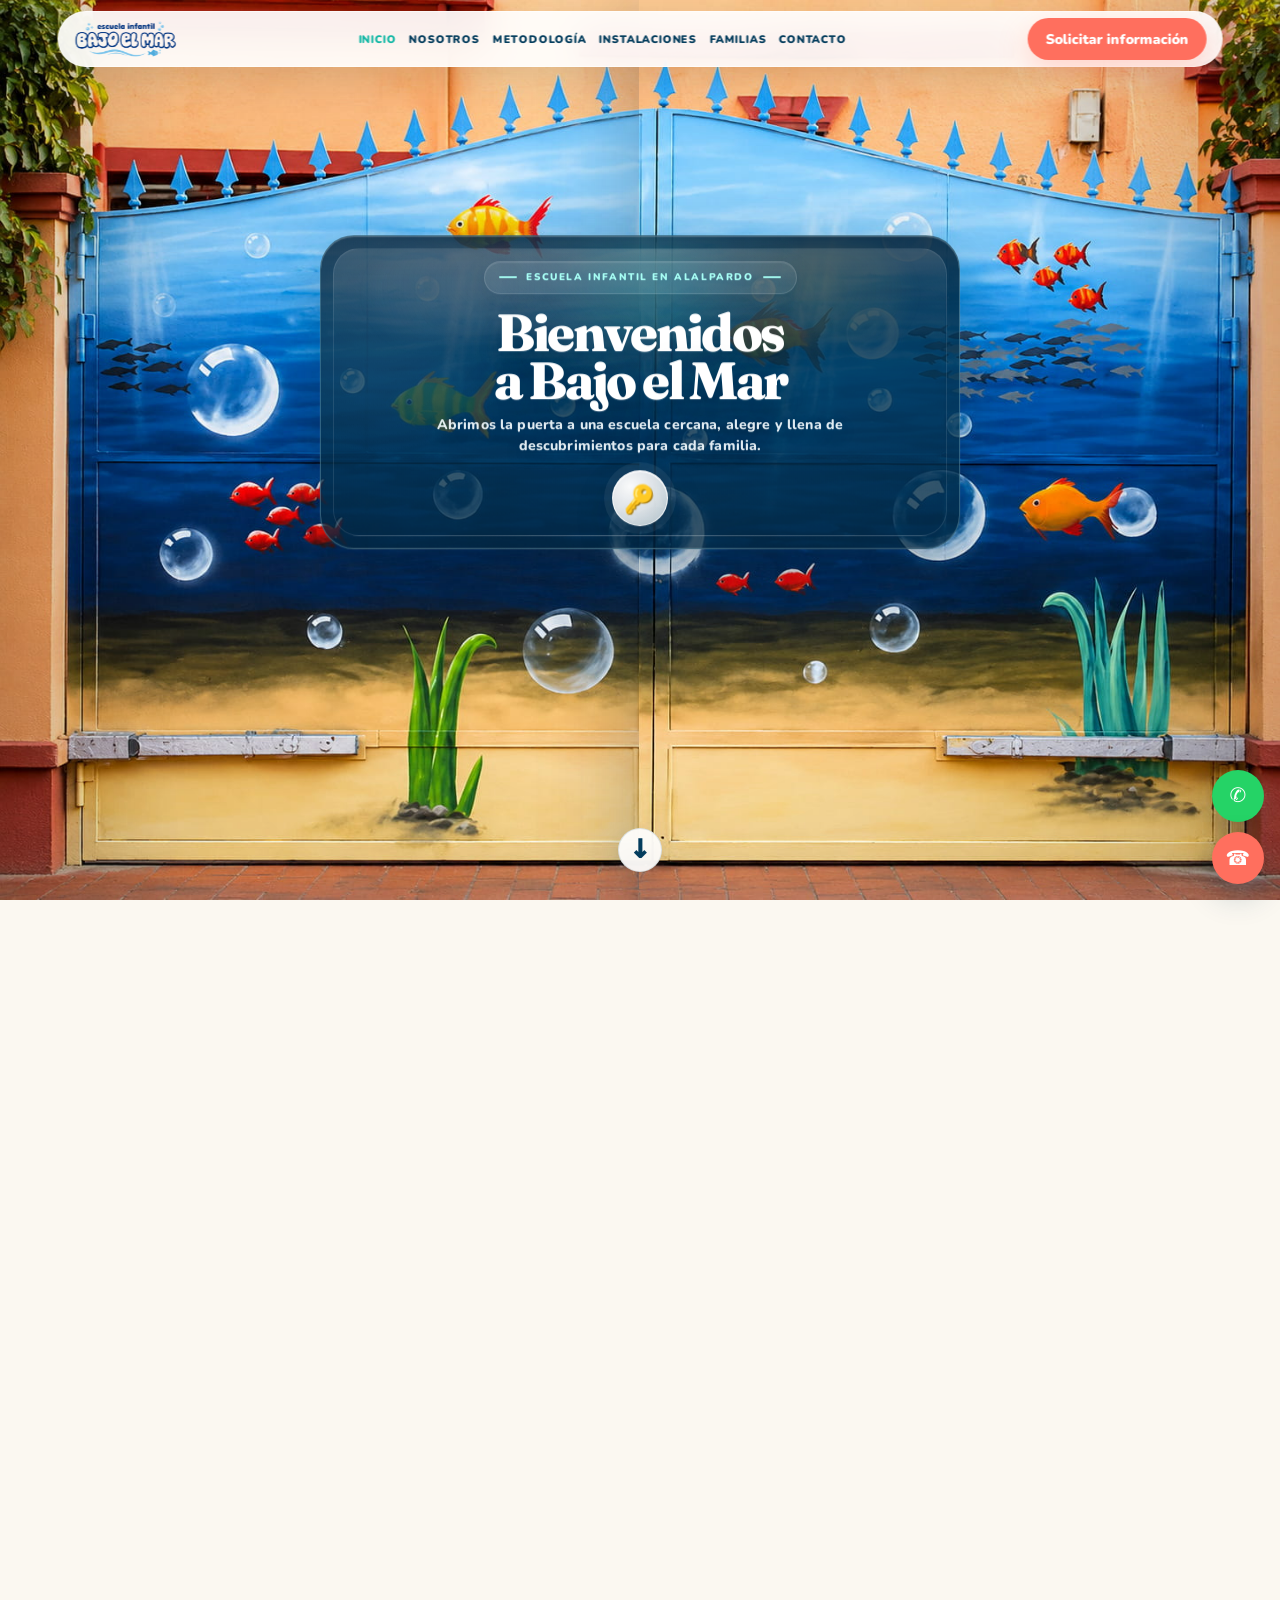
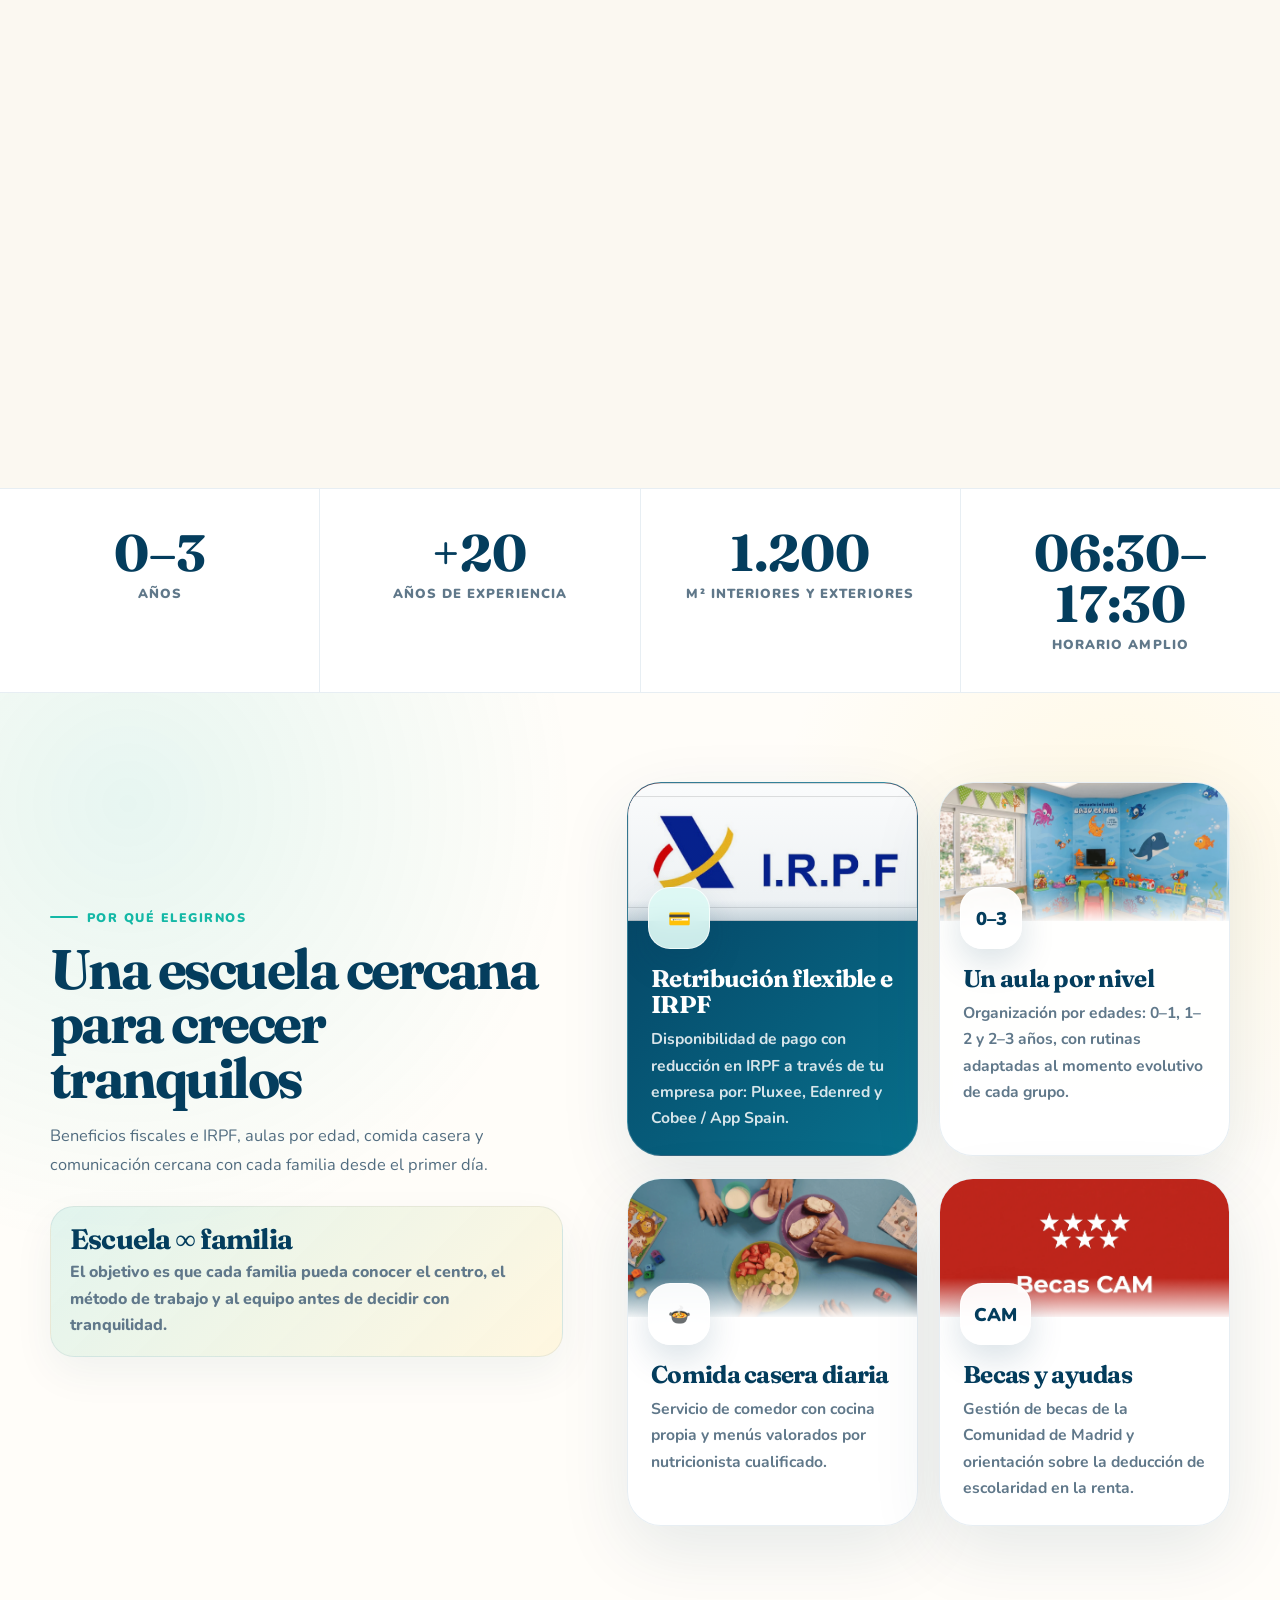
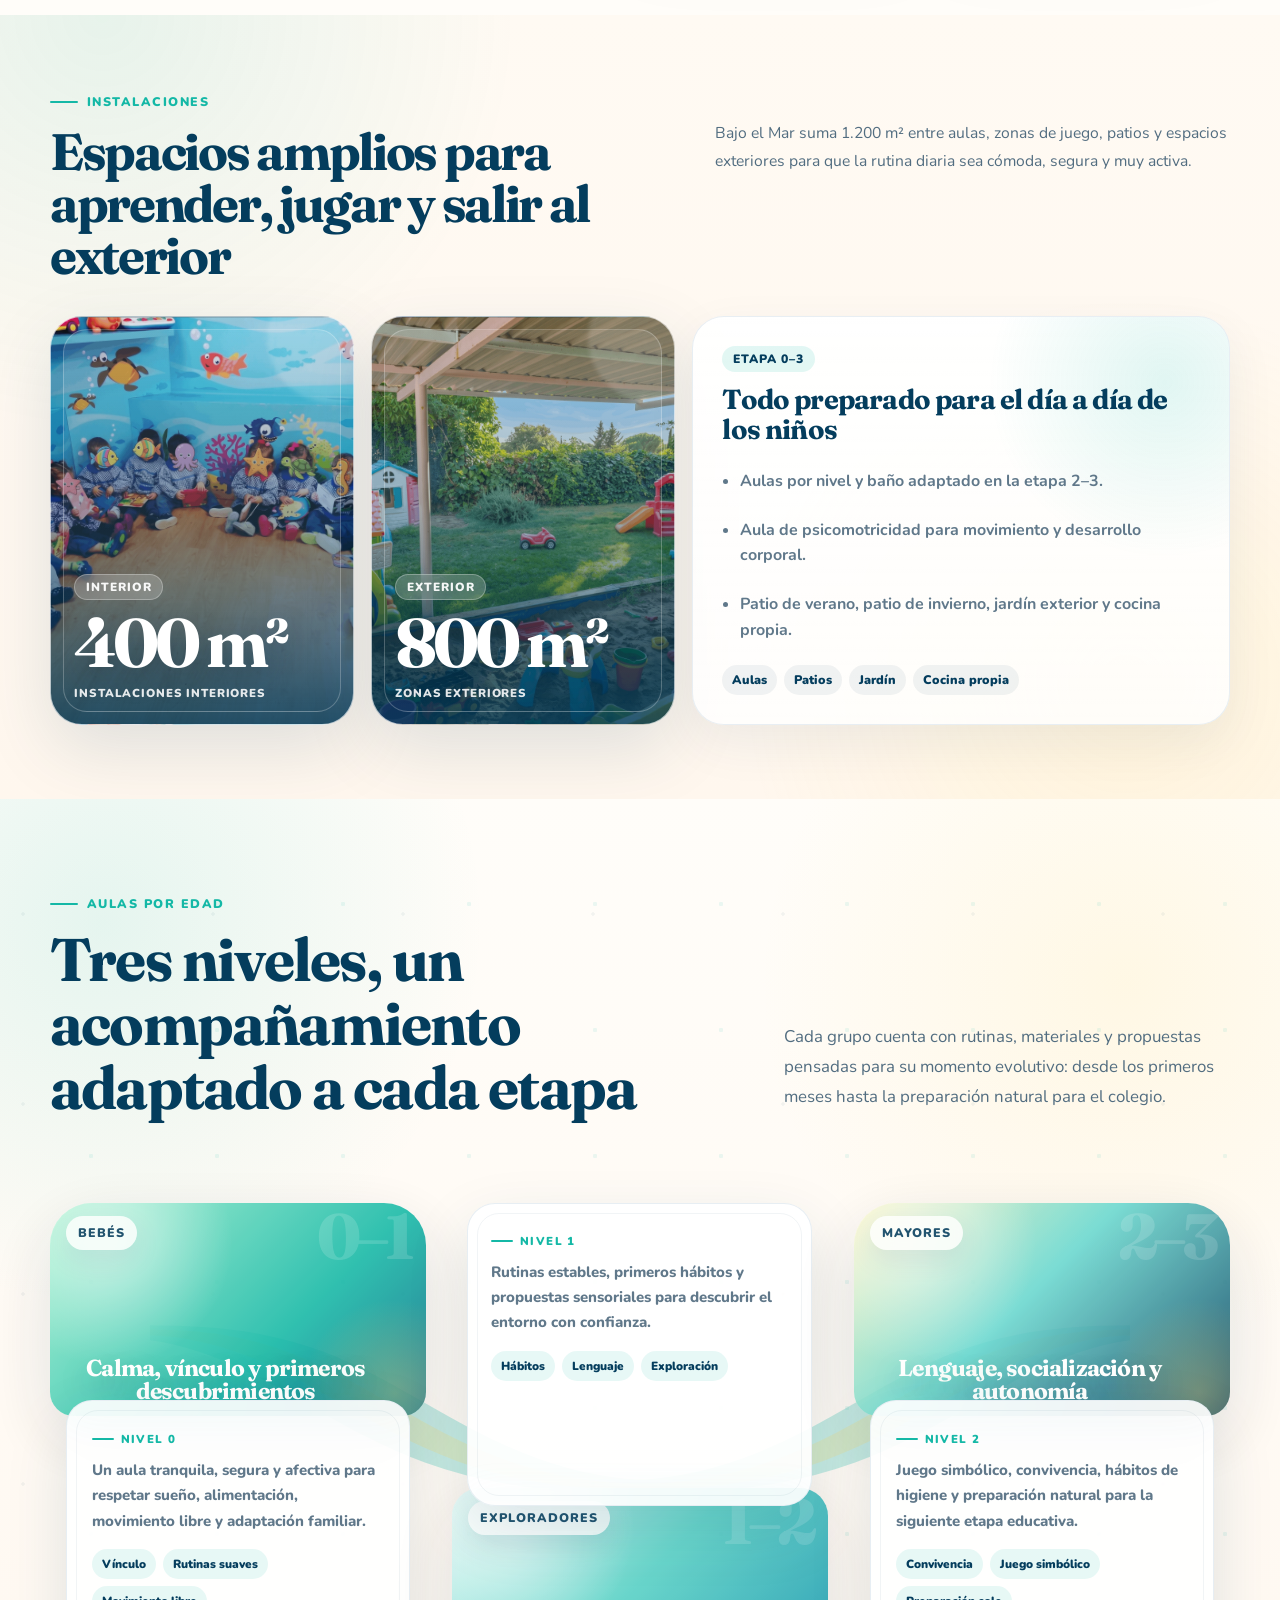
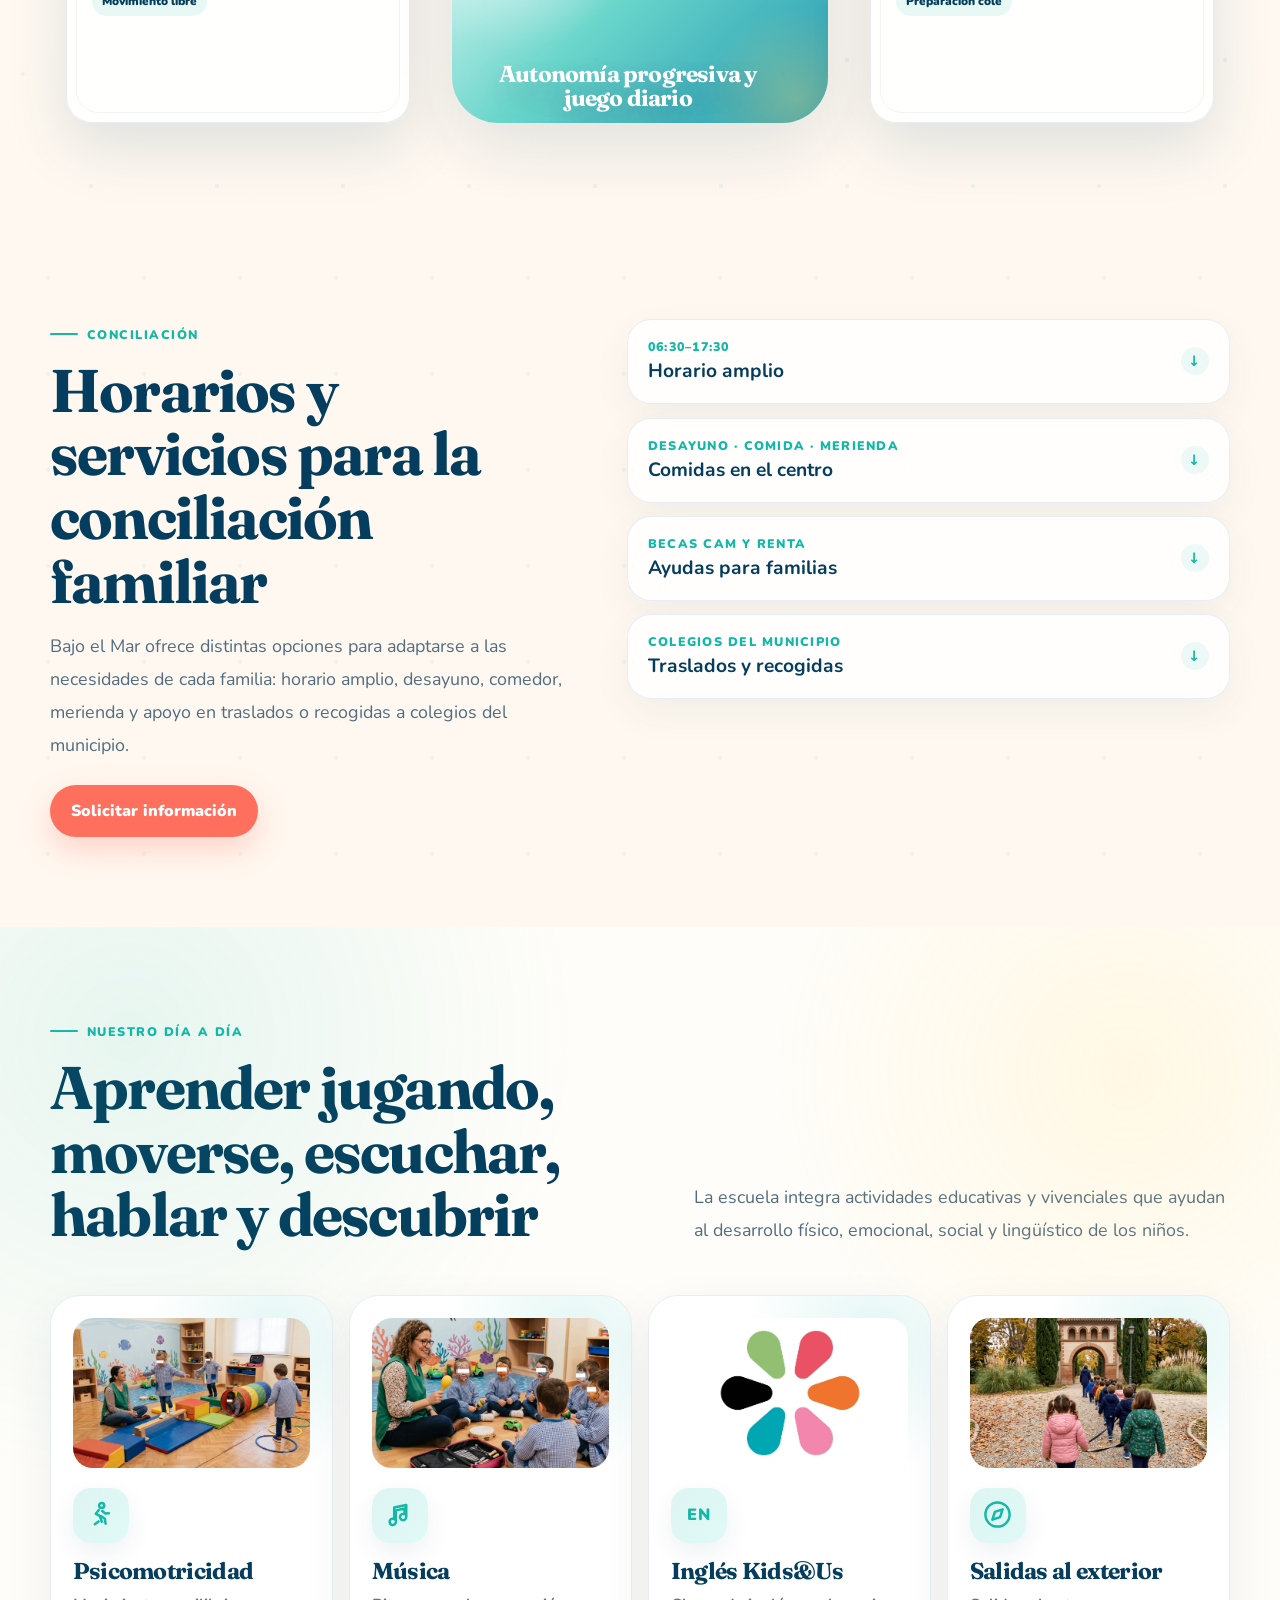
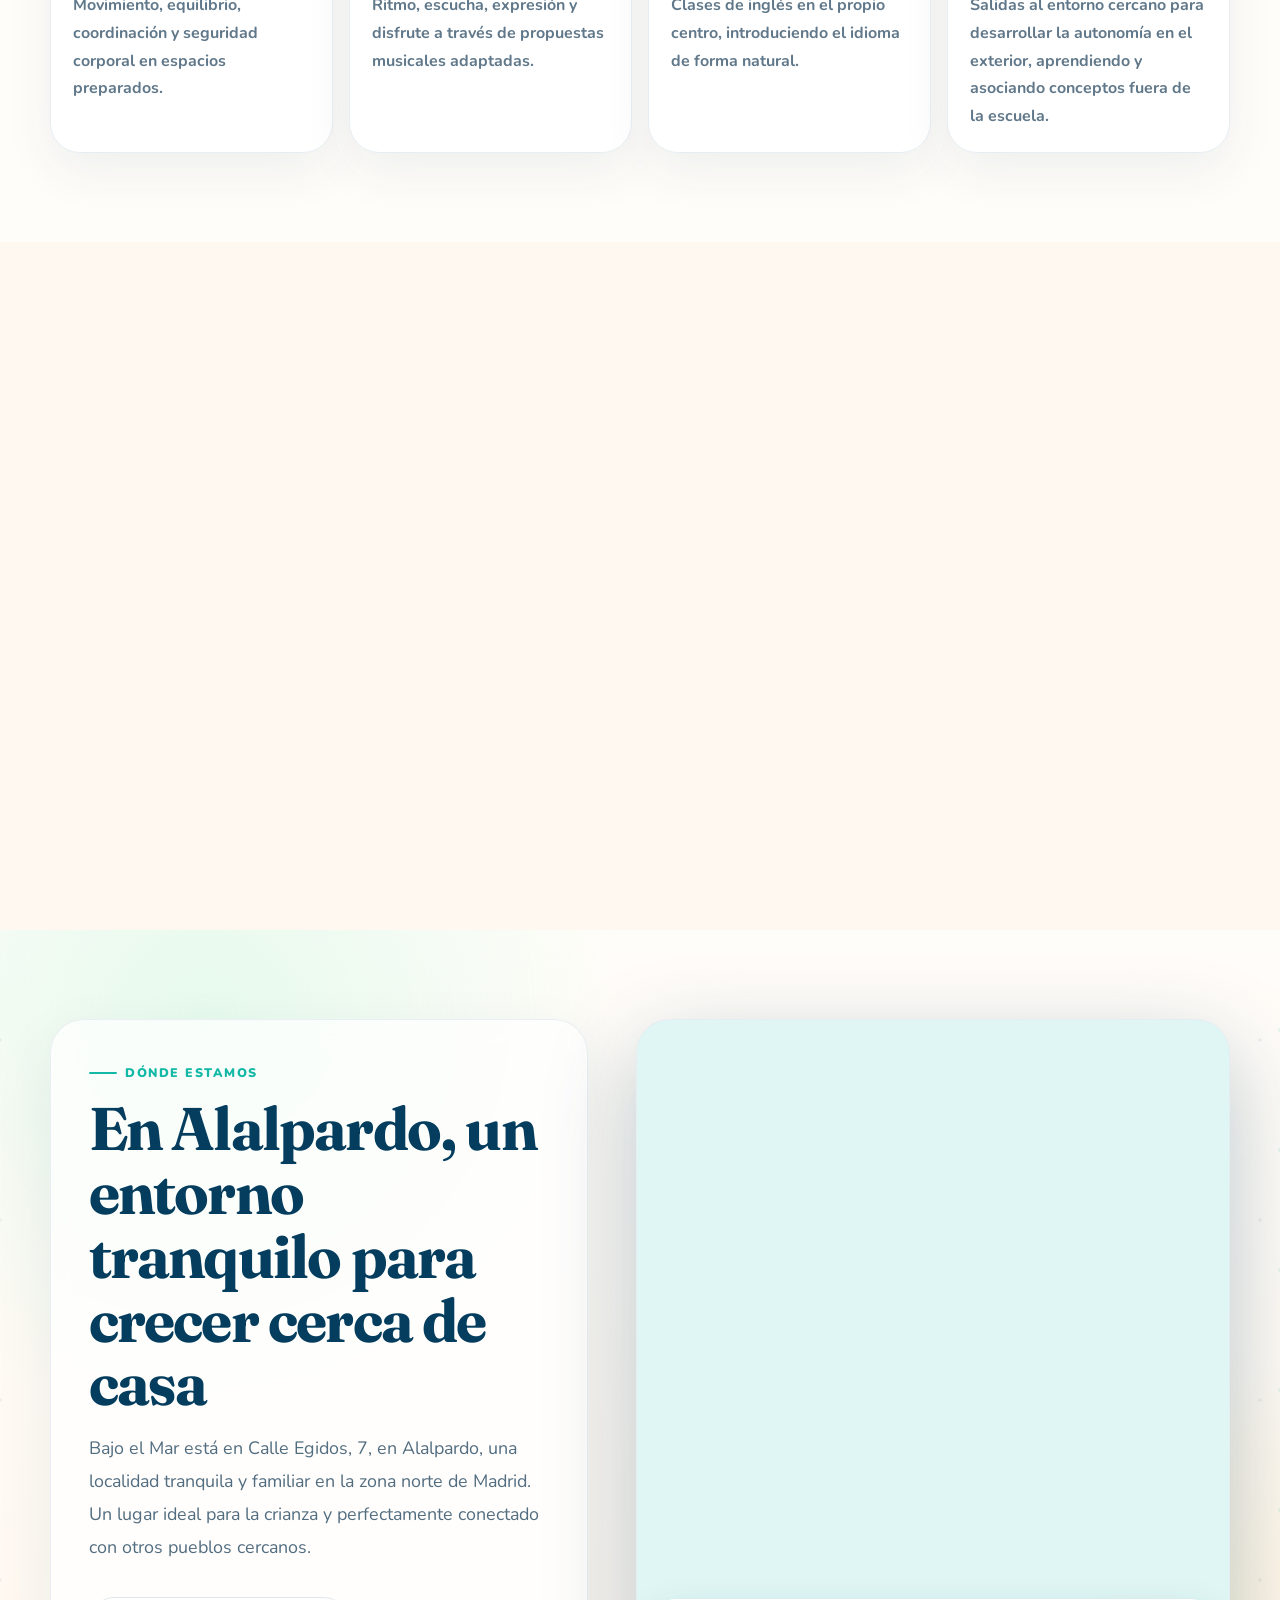
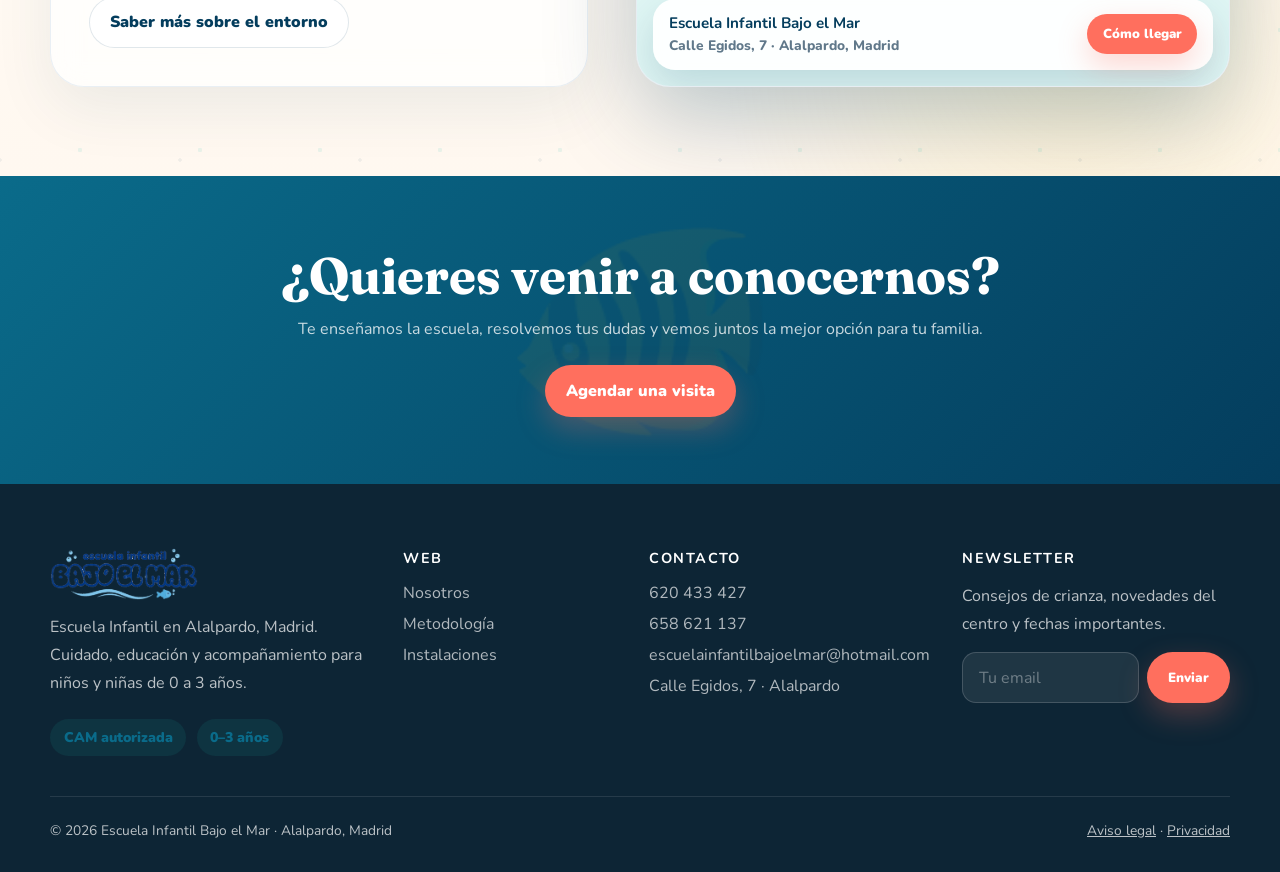
<file: index.html>
<!DOCTYPE html>
<html lang="es">

<head>
  <!-- SEO técnico básico -->
  <meta charset="UTF-8">
  <meta name="viewport" content="width=device-width, initial-scale=1.0">
  <title>Escuela Infantil Bajo el Mar · Guardería en Alalpardo, Madrid</title>
  <meta name="description"
    content="Escuela Infantil Bajo el Mar en Alalpardo, Madrid. Guardería de 0 a 3 años con horario amplio, cocina propia, instalaciones de 1.200 m² y trato familiar.">
  <meta name="robots" content="index, follow">
  <meta name="theme-color" content="#043D5D">

  <!-- Open Graph para compartir en redes sociales -->
  <meta property="og:title" content="Escuela Infantil Bajo el Mar · Guardería en Alalpardo, Madrid">
  <meta property="og:description"
    content="Escuela Infantil Bajo el Mar en Alalpardo, Madrid. Guardería de 0 a 3 años con horario amplio, cocina propia, instalaciones de 1.200 m² y trato familiar.">
  <meta property="og:type" content="website">
  <meta property="og:image" content="assets/hero-puerta-bajo-el-mar.jpg">

  <!-- Fuentes y estilos -->
  <link rel="preconnect" href="https://fonts.googleapis.com">
  <link rel="preconnect" href="https://fonts.gstatic.com" crossorigin>
  <link
    href="https://fonts.googleapis.com/css2?family=Fraunces:opsz,wght@9..144,600;9..144,800&family=Nunito:wght@400;600;700;800;900;1000&display=swap"
    rel="stylesheet">
  <link rel="stylesheet" href="css/styles.css?v=12">

<!-- Hero puerta + peces SVG sincronizados con la apertura -->
<style>
  :root {
    --belm-blue: #043D5D;
    --belm-blue-2: #0A6B8A;
    --belm-teal: #13B7AA;
    --belm-foam: #DDF9F5;
    --belm-cream: #FBF8F1;
    --belm-sand: #FFF4E4;
  }

  .home-gate-hero {
    position: relative;
    min-height: 230vh;
    background: var(--belm-cream);
    overflow: clip;
    isolation: isolate;
  }

  .gate-sticky {
    position: sticky;
    top: 0;
    width: 100%;
    min-height: 100vh;
    height: 100vh;
    overflow: hidden;
    display: grid;
    place-items: center;
    perspective: 1400px;
    isolation: isolate;
    background:
      radial-gradient(circle at 50% 18%, rgba(255,255,255,.7) 0 18%, transparent 40%),
      linear-gradient(180deg, #fffaf1 0%, #f8edda 100%);
  }

  .underwater-world {
    position: absolute;
    inset: 0;
    z-index: 1;
    opacity: 0;
    transform: scale(1.02);
    will-change: opacity, transform;
    background:
      radial-gradient(circle at 50% 8%, rgba(255,255,255,.58), transparent 18%),
      radial-gradient(circle at 22% 20%, rgba(255,255,255,.28), transparent 24%),
      radial-gradient(circle at 80% 24%, rgba(255,255,255,.2), transparent 26%),
      linear-gradient(180deg, #d8fbff 0%, #6ddbe6 40%, #0d77a0 100%);
  }

  .underwater-world::after {
    content: "";
    position: absolute;
    inset: auto 0 0;
    height: 32%;
    background:
      radial-gradient(circle at 20% 100%, rgba(255,224,157,.55), transparent 18%),
      radial-gradient(circle at 78% 100%, rgba(255,224,157,.45), transparent 18%),
      linear-gradient(180deg, rgba(255,255,255,0) 0%, rgba(241,200,107,.12) 46%, rgba(205,164,83,.36) 100%);
    opacity: .88;
    pointer-events: none;
  }

  .water-light {
    position: absolute;
    inset: -18% -8% auto;
    height: 56%;
    opacity: .7;
    filter: blur(10px);
    transform: rotate(-5deg);
    background: repeating-linear-gradient(112deg, rgba(255,255,255,.28) 0 16px, transparent 16px 94px);
    animation: belmWaterLight 9s ease-in-out infinite alternate;
  }

  .water-wave {
    position: absolute;
    left: -10%;
    width: 120%;
    height: 120px;
    border-radius: 999px;
    background: rgba(255,255,255,.14);
    filter: blur(18px);
    animation: belmWave 11s ease-in-out infinite alternate;
  }

  .wave-1 { top: 18%; animation-duration: 8s; }
  .wave-2 { top: 42%; animation-duration: 12s; animation-delay: -4s; }
  .wave-3 { top: 67%; animation-duration: 14s; animation-delay: -7s; }

  .bubble {
    position: absolute;
    bottom: -46px;
    width: 14px;
    height: 14px;
    border-radius: 999px;
    border: 2px solid rgba(255,255,255,.72);
    background: rgba(255,255,255,.12);
    box-shadow: inset 0 0 12px rgba(255,255,255,.25);
    opacity: .72;
    animation: belmBubbleUp 8.5s linear infinite;
  }

  .bubble::after {
    content: "";
    position: absolute;
    left: 24%;
    top: 20%;
    width: 26%;
    height: 26%;
    border-radius: 50%;
    background: rgba(255,255,255,.68);
  }

  .bubble-1 { left: 12%; animation-delay: -1s; }
  .bubble-2 { left: 24%; width: 10px; height: 10px; animation-delay: -4s; animation-duration: 10s; }
  .bubble-3 { left: 38%; width: 22px; height: 22px; animation-delay: -7s; animation-duration: 12s; }
  .bubble-4 { left: 53%; width: 12px; height: 12px; animation-delay: -2s; animation-duration: 9s; }
  .bubble-5 { left: 65%; width: 18px; height: 18px; animation-delay: -5s; animation-duration: 11s; }
  .bubble-6 { left: 76%; width: 11px; height: 11px; animation-delay: -8s; animation-duration: 10s; }
  .bubble-7 { left: 86%; width: 20px; height: 20px; animation-delay: -3s; animation-duration: 13s; }

  .seaweed-cluster {
    position: absolute;
    bottom: 0;
    width: clamp(140px, 16vw, 220px);
    height: clamp(160px, 24vh, 240px);
    pointer-events: none;
    opacity: .92;
    filter: drop-shadow(0 20px 25px rgba(4,61,93,.18));
  }

  .seaweed-left { left: 3%; }
  .seaweed-right { right: 2%; transform: scaleX(-1); }

  .seaweed-cluster::before,
  .seaweed-cluster::after,
  .seaweed-cluster span {
    content: "";
    position: absolute;
    bottom: 0;
    width: 24px;
    border-radius: 999px 999px 0 0;
    background: linear-gradient(180deg, rgba(127,245,224,.95), rgba(20,135,118,.95));
    transform-origin: bottom center;
  }

  .seaweed-cluster::before { left: 24px; height: 72%; transform: rotate(-8deg); }
  .seaweed-cluster::after { left: 58px; height: 88%; transform: rotate(9deg); }
  .seaweed-cluster span:nth-child(1) { left: 92px; height: 78%; transform: rotate(-12deg); }
  .seaweed-cluster span:nth-child(2) { left: 118px; height: 92%; transform: rotate(10deg); }
  .seaweed-cluster span:nth-child(3) { left: 142px; height: 70%; transform: rotate(-6deg); }

  .door-panel {
    position: absolute;
    top: 0;
    bottom: 0;
    width: 50.08%;
    z-index: 5;
    background-image: url('assets/hero-puerta-bajo-el-mar.jpg');
    background-size: 200% 100%;
    background-repeat: no-repeat;
    backface-visibility: hidden;
    transform-style: preserve-3d;
    will-change: transform;
    box-shadow: 0 0 70px rgba(4,61,93,.18);
  }

  .door-panel.left {
    left: 0;
    background-position: left center;
    transform-origin: left center;
  }

  .door-panel.right {
    right: 0;
    background-position: right center;
    transform-origin: right center;
  }

  .door-shadow {
    position: absolute;
    inset: 0;
    z-index: 6;
    pointer-events: none;
    background:
      linear-gradient(90deg, rgba(0,0,0,.34), transparent 14% 86%, rgba(0,0,0,.34)),
      radial-gradient(circle at 50% 50%, transparent 0 42%, rgba(0,0,0,.14) 100%);
    opacity: .4;
    will-change: opacity;
  }

  .door-opening-glow {
    position: absolute;
    z-index: 4;
    left: 50%;
    top: 50%;
    width: min(48vw, 720px);
    height: min(70vh, 720px);
    transform: translate(-50%, -50%) scale(.82);
    border-radius: 48% 48% 56% 56%;
    background: radial-gradient(circle, rgba(255,255,255,.5), rgba(116,230,231,.26) 40%, transparent 72%);
    opacity: 0;
    filter: blur(10px);
    pointer-events: none;
    will-change: opacity, transform;
  }

  .door-fish-layer {
    position: absolute;
    inset: 0;
    z-index: 9;
    pointer-events: none;
    overflow: visible;
  }

  .door-fish {
    position: absolute;
    left: 0;
    top: 0;
    width: var(--fish-size, clamp(46px, 5vw, 92px));
    opacity: 0;
    display: block;
    transform-origin: center;
    filter: drop-shadow(0 14px 18px rgba(0,42,66,.18));
    will-change: transform, opacity;
  }

  .door-fish .fish-visual {
    display: block;
    width: 100%;
    height: auto;
    overflow: visible;
    animation: belmFishFloat 2.8s ease-in-out infinite alternate;
    animation-delay: var(--delay, 0s);
    transform-origin: center;
  }

  .door-fish.is-flipped .fish-visual {
    transform: scaleX(-1);
    transform-origin: center;
  }

  .door-fish .fish-tail {
    transform-origin: 26px 48px;
    animation: belmTailWag .38s ease-in-out infinite alternate;
    animation-delay: var(--delay, 0s);
  }

  .door-fish .fish-fin {
    transform-origin: 92px 62px;
    animation: belmFinMove .8s ease-in-out infinite alternate;
    animation-delay: var(--delay, 0s);
  }

  .door-fish .fish-body { fill: var(--body, #FFD75A); }
  .door-fish .fish-belly { fill: var(--belly, rgba(255,255,255,.16)); opacity: .58; }
  .door-fish .fish-tail,
  .door-fish .fish-dorsal,
  .door-fish .fish-ventral { fill: var(--fin, #F95A45); }
  .door-fish .fish-stripe {
    fill: none;
    stroke: var(--stripe, #F68B21);
    stroke-width: 10;
    stroke-linecap: round;
    opacity: .92;
  }
  .door-fish .fish-eye { fill: #FFFFFF; }
  .door-fish .fish-pupil { fill: #043D5D; }
  .door-fish .fish-mouth {
    fill: none;
    stroke: rgba(4,61,93,.68);
    stroke-width: 3.2;
    stroke-linecap: round;
  }

  .fish-golden { --body:#FFD954; --belly:#fff3b4; --fin:#F54D39; --stripe:#F3A021; --delay:-.1s; }
  .fish-lime { --body:#8DDB3D; --belly:#d7ff83; --fin:#FFB11A; --stripe:#49B84F; --delay:-.55s; }
  .fish-coral { --body:#FFA520; --belly:#ffe18f; --fin:#505A76; --stripe:#FFD34B; --delay:-1.05s; }
  .fish-sunset { --body:#FFAF24; --belly:#ffd67b; --fin:#F35B22; --stripe:#F59A18; --delay:-1.45s; }
  .fish-cherry { --body:#FF4E2E; --belly:#ff977c; --fin:#D8211A; --stripe:#FFD46A; --delay:-.85s; }
  .fish-amber { --body:#FF7A24; --belly:#ffbf83; --fin:#E63217; --stripe:#FFC24C; --delay:-1.8s; }

  .hero-intro {
    position: absolute;
    z-index: 10;
    left: 50%;
    bottom: clamp(5rem, 11vh, 7.25rem);
    width: min(92vw, 900px);
    transform: translateX(-50%);
    display: grid;
    justify-items: center;
    gap: .8rem;
    text-align: center;
    color: var(--belm-blue);
    pointer-events: none;
    will-change: opacity, transform;
  }

  .hero-welcome-panel {
    position: relative;
    width: min(720px, calc(100vw - 2rem));
    padding: clamp(1.25rem, 2vw, 1.6rem) clamp(1.2rem, 4vw, 2.35rem) clamp(1.35rem, 3vw, 1.95rem);
    border-radius: 34px 34px 42px 42px / 28px 28px 48px 48px;
    background: linear-gradient(180deg, rgba(255,255,255,.82) 0%, rgba(255,252,247,.72) 100%);
    border: 1px solid rgba(255,255,255,.54);
    box-shadow: 0 30px 70px rgba(4,61,93,.17);
    backdrop-filter: blur(18px) saturate(130%);
    -webkit-backdrop-filter: blur(18px) saturate(130%);
    overflow: hidden;
  }

  .hero-welcome-panel::before {
    content: "";
    position: absolute;
    inset: 0 0 auto;
    height: 62px;
    background: linear-gradient(180deg, rgba(220,246,255,.88), rgba(220,246,255,0));
    pointer-events: none;
  }

  .hero-welcome-panel::after {
    content: "";
    position: absolute;
    inset: auto 5% -24% auto;
    width: 160px;
    height: 160px;
    border-radius: 50%;
    background: radial-gradient(circle, rgba(255,221,146,.32), rgba(255,221,146,0) 72%);
    pointer-events: none;
  }

  .hero-intro-kicker {
    display: inline-flex;
    align-items: center;
    gap: .55rem;
    margin: 0 0 .65rem;
    font-size: .78rem;
    font-weight: 1000;
    letter-spacing: .16em;
    text-transform: uppercase;
    color: #13B7AA;
  }

  .hero-intro-kicker::before,
  .hero-intro-kicker::after {
    content: "";
    width: 22px;
    height: 2px;
    border-radius: 999px;
    background: currentColor;
  }

  .hero-intro-logo {
    width: min(240px, 54vw);
    max-height: 110px;
    object-fit: contain;
    margin-inline: auto;
    filter: drop-shadow(0 10px 18px rgba(0,35,55,.06));
  }

  .hero-intro-title {
    margin: .15rem 0 0;
    font-family: 'Fraunces', Georgia, serif;
    font-size: clamp(2.4rem, 5.2vw, 4.55rem);
    line-height: .94;
    letter-spacing: -.05em;
    font-weight: 800;
    color: var(--belm-blue);
  }

  .hero-intro-text {
    margin: .7rem auto 0;
    max-width: 560px;
    font-family: 'Nunito', system-ui, sans-serif;
    font-size: clamp(.98rem, 1.45vw, 1.18rem);
    line-height: 1.7;
    font-weight: 800;
    color: rgba(4,61,93,.78);
  }

  .hero-content {
    position: relative;
    z-index: 8;
    opacity: 0;
    transform: translateY(40px) scale(.97);
    pointer-events: none;
    will-change: opacity, transform;
    max-width: 860px;
    margin-inline: auto;
    text-align: center;
    padding-inline: 1.5rem;
    color: #fff;
    text-shadow: 0 10px 30px rgba(0,36,56,.25);
  }

  .home-gate-hero .hero-content::before { content: none !important; }

  .hero-minimal-rule {
    display: block;
    width: 96px;
    height: 2px;
    margin: 0 auto 1rem;
    border-radius: 999px;
    background: linear-gradient(90deg, rgba(255,255,255,0), rgba(255,255,255,.95), rgba(255,255,255,0));
    opacity: .95;
  }

  .home-gate-hero .hero-title,
  .home-gate-hero .hero-copy,
  .home-gate-hero .eyebrow { color: inherit; }
  .home-gate-hero .eyebrow {
    color: #e8fffb;
    justify-content: center;
  }

  .home-gate-hero .hero-copy {
    max-width: 720px;
    margin: 1rem auto 0;
    color: rgba(255,255,255,.88);
    font-size: clamp(1.02rem, 1.55vw, 1.2rem);
    line-height: 1.8;
  }

  .home-gate-hero .btn-ghost {
    color: #fff;
    border-color: rgba(255,255,255,.7);
    background: rgba(255,255,255,.12);
    backdrop-filter: blur(10px);
  }

  .home-gate-hero .hero-actions {
    display: flex;
    justify-content: center;
    flex-wrap: wrap;
    gap: .85rem;
    margin-top: 1.55rem;
  }

  .home-gate-hero .hero-trust {
    display: flex;
    justify-content: center;
    flex-wrap: wrap;
    gap: .65rem;
    margin-top: 1.2rem;
  }

  .home-gate-hero .trust-chip {
    color: #fff;
    background: rgba(255,255,255,.16);
    border: 1px solid rgba(255,255,255,.24);
    backdrop-filter: blur(10px);
  }

  .scroll-cue {
    position: absolute;
    left: 50%;
    bottom: 1.75rem;
    z-index: 10;
    transform: translateX(-50%);
    padding: .68rem 1.05rem;
    border-radius: 999px;
    color: #fff;
    font-weight: 900;
    letter-spacing: .06em;
    font-size: .82rem;
    text-transform: uppercase;
    background: rgba(4,61,93,.42);
    border: 1px solid rgba(255,255,255,.32);
    backdrop-filter: blur(12px);
    animation: belmCueBounce 1.4s ease-in-out infinite;
    will-change: opacity;
  }

  @keyframes belmFishFloat {
    from { transform: translateY(-3px) rotate(-1.5deg); }
    to { transform: translateY(5px) rotate(1.5deg); }
  }

  @keyframes belmTailWag {
    from { transform: rotate(-8deg) scaleX(.96); }
    to { transform: rotate(9deg) scaleX(1.04); }
  }

  @keyframes belmFinMove {
    from { transform: rotate(-4deg); }
    to { transform: rotate(6deg); }
  }

  @keyframes belmWaterLight {
    from { transform: translateX(-3%) rotate(-5deg); }
    to { transform: translateX(3%) rotate(-5deg); }
  }

  @keyframes belmWave {
    from { transform: translateX(-3%) scaleY(.85); }
    to { transform: translateX(3%) scaleY(1.08); }
  }

  @keyframes belmBubbleUp {
    from { transform: translateY(0) translateX(0); opacity: 0; }
    10% { opacity: .78; }
    90% { opacity: .78; }
    to { transform: translateY(-112vh) translateX(28px); opacity: 0; }
  }

  @keyframes belmCueBounce {
    0%, 100% { transform: translateX(-50%) translateY(0); }
    50% { transform: translateX(-50%) translateY(-7px); }
  }

  @media (max-width: 760px) {
    .home-gate-hero { min-height: 210vh; }
    .hero-intro { bottom: 5.25rem; width: min(96vw, 900px); }
    .hero-welcome-panel { border-radius: 28px 28px 34px 34px / 24px 24px 40px 40px; }
    .hero-intro-logo { width: min(190px, 52vw); }
    .hero-intro-title { font-size: clamp(2rem, 10vw, 3.4rem); }
    .door-fish { width: var(--fish-size-mobile, clamp(34px, 10vw, 62px)); }
    .hero-content { max-width: 92vw; }
    .hero-minimal-rule { margin-bottom: .8rem; }
    .seaweed-cluster { opacity: .75; }
  }

  @media (prefers-reduced-motion: reduce) {
    .door-fish .fish-visual,
    .door-fish .fish-tail,
    .door-fish .fish-fin,
    .water-light,
    .water-wave,
    .bubble,
    .scroll-cue { animation: none !important; }
  }


    /* Botón de bienvenida: permite abrir la puerta con un clic además del scroll. */
    .hero-intro,
    .hero-welcome-panel {
      pointer-events: auto;
    }

    .hero-welcome-panel {
      cursor: pointer;
      user-select: none;
      transition: transform .28s ease, box-shadow .28s ease, border-color .28s ease, background .28s ease;
    }

    .hero-welcome-panel:hover {
      transform: translateY(-4px) scale(1.01);
      border-color: rgba(255,255,255,.92);
      box-shadow: 0 34px 95px rgba(4,61,93,.24), inset 0 1px 0 rgba(255,255,255,.88);
    }

    .hero-welcome-panel:focus-visible {
      outline: 3px solid rgba(20,184,166,.75);
      outline-offset: 7px;
    }

    .hero-welcome-panel::selection {
      background: transparent;
    }

    .home-gate-hero.is-opening-from-card .hero-welcome-panel {
      animation: belmWelcomeLaunch .82s ease both;
    }

    .home-gate-hero.is-opening-from-card .door-opening-glow {
      animation: belmOpeningGlow 1.2s ease both;
    }

    @keyframes belmWelcomeLaunch {
      0% { transform: translateY(0) scale(1); }
      38% { transform: translateY(-8px) scale(1.018); }
      100% { transform: translateY(-2px) scale(1.004); }
    }

    @keyframes belmOpeningGlow {
      0% { filter: blur(12px); }
      45% { filter: blur(4px); }
      100% { filter: blur(10px); }
    }

  </style>

<style id="belm-final-overrides">
  /* Ajuste final: placa temática, peces tipo puerta y secuencia limpia */
  .home-gate-hero { min-height: 232vh; }

  .door-panel { box-shadow: 0 28px 90px rgba(0, 30, 54, .28); }
  .door-opening-glow {
    width: min(50vw, 780px);
    height: min(72vh, 780px);
    background: radial-gradient(circle, rgba(255,255,255,.72) 0 10%, rgba(191,248,235,.42) 34%, rgba(20,184,166,.10) 58%, transparent 76%);
  }

  .hero-intro {
    top: 52%;
    bottom: auto;
    z-index: 14;
    transform: translate(-50%, -50%);
    width: min(92vw, 820px);
  }

  .hero-welcome-panel {
    position: relative;
    width: min(650px, calc(100vw - 2rem));
    padding: clamp(1.05rem, 2.2vw, 1.7rem) clamp(1.1rem, 3.8vw, 2.6rem) clamp(1.2rem, 2.4vw, 1.8rem);
    border-radius: 46px 46px 58px 58px / 36px 36px 60px 60px;
    background:
      radial-gradient(circle at 18% 12%, rgba(255,255,255,.98), rgba(255,255,255,.58) 28%, transparent 52%),
      linear-gradient(180deg, rgba(255,255,255,.78), rgba(255,255,255,.42));
    border: 1px solid rgba(255,255,255,.68);
    box-shadow: inset 0 1px 0 rgba(255,255,255,.82), 0 24px 80px rgba(4,61,93,.16);
    backdrop-filter: blur(14px) saturate(1.22);
    -webkit-backdrop-filter: blur(14px) saturate(1.22);
    overflow: hidden;
  }

  .hero-welcome-panel::before {
    content: "";
    position: absolute;
    left: -7%;
    right: -7%;
    top: auto;
    bottom: -28px;
    height: 92px;
    background:
      radial-gradient(46px 30px at 10% 50%, rgba(20,184,166,.20), transparent 70%),
      radial-gradient(58px 36px at 31% 35%, rgba(4,61,93,.10), transparent 72%),
      radial-gradient(66px 40px at 58% 52%, rgba(20,184,166,.18), transparent 72%),
      radial-gradient(50px 32px at 82% 42%, rgba(4,61,93,.10), transparent 72%);
    pointer-events: none;
  }

  .hero-welcome-panel::after {
    content: "";
    position: absolute;
    inset: 10px;
    width: auto;
    height: auto;
    border-radius: 38px 38px 50px 50px;
    border: 1px solid rgba(4,61,93,.08);
    background: none;
    pointer-events: none;
  }

  .hero-intro-logo { width: min(245px, 48vw); max-height: 104px; filter: drop-shadow(0 8px 13px rgba(4,61,93,.13)); }
  .hero-intro-kicker { margin-bottom: .45rem; color: #13B7AA; }
  .hero-intro-title { color: #043D5D; line-height: .92; text-wrap: balance; }
  .hero-intro-text { max-width: 520px; margin: .35rem auto 0; color: #315266; font-size: clamp(.94rem, 1.24vw, 1.08rem); line-height: 1.42; }

  .door-fish { filter: drop-shadow(0 10px 12px rgba(4,61,93,.18)); }
  .door-fish .fish-pupil { fill: #043D5D; }
  .fish-golden { --body:#FFD954; --belly:#fff3b4; --fin:#F54D39; --stripe:#F3A021; }
  .fish-lime { --body:#8DDB3D; --belly:#d7ff83; --fin:#FF941F; --stripe:#FFD83A; }
  .fish-coral { --body:#FFA520; --belly:#ffe18f; --fin:#F05432; --stripe:#FFD34B; }
  .fish-sunset { --body:#FFAF24; --belly:#ffd67b; --fin:#F35B22; --stripe:#FFE07A; }
  .fish-cherry { --body:#FF4E2E; --belly:#ff977c; --fin:#D8211A; --stripe:#FFD46A; }
  .fish-amber { --body:#FF7A24; --belly:#ffbf83; --fin:#E63217; --stripe:#FFC24C; }

  .hero-content {
    position: absolute;
    left: 50%;
    top: 72%;
    z-index: 12;
    width: min(92vw, 850px);
    padding: 0;
    transform: translate(-50%, -50%) translateY(34px) scale(.965);
    text-shadow: 0 10px 30px rgba(0,45,69,.25);
  }

  .hero-content::before {
    content: "";
    position: absolute;
    left: 50%;
    top: 50%;
    width: min(100%, 820px);
    height: calc(100% + 2rem);
    transform: translate(-50%, -50%);
    z-index: -1;
    border-radius: 34px;
    background: linear-gradient(180deg, rgba(255,255,255,.18), rgba(255,255,255,.08));
    border: 1px solid rgba(255,255,255,.22);
    box-shadow: 0 26px 80px rgba(4,61,93,.14);
    backdrop-filter: blur(10px);
    -webkit-backdrop-filter: blur(10px);
  }

  .hero-minimal-rule {
    display: block;
    width: 54px;
    height: 3px;
    margin: 0 auto .9rem;
    border-radius: 99px;
    background: rgba(255,255,255,.72);
  }

  .home-gate-hero .hero-title { font-size: clamp(2.35rem, 4.7vw, 5.25rem); line-height: .94; }
  .home-gate-hero .btn-primary { background: #fff; color: #043D5D; box-shadow: 0 15px 40px rgba(4,61,93,.2); }
  .home-gate-hero .btn-ghost { color: #fff; border-color: rgba(255,255,255,.58); background: rgba(255,255,255,.08); }

  @media (max-width: 768px) {
    .home-gate-hero {
      height: 102vh !important;
      min-height: auto !important;
    }
    .hero-intro {
      display: none !important;
    }
    .door-panel,
    .door-shadow,
    .door-opening-glow {
      display: none !important;
    }
    .underwater-world {
      opacity: 1 !important;
      transform: scale(1.05) !important;
    }
    .hero-content {
      top: 48% !important;
      transform: translate(-50%, -50%) !important;
      opacity: 1 !important;
      pointer-events: auto !important;
      width: min(94vw, 600px) !important;
    }
    .hero-content::before {
      height: calc(100% + 1.25rem) !important;
      border-radius: 26px !important;
    }
    .home-gate-hero .hero-title {
      font-size: clamp(1.8rem, 8.5vw, 2.7rem) !important;
      line-height: 1.02 !important;
      margin-bottom: 0.65rem !important;
    }
    .hero-copy {
      font-size: 0.94rem !important;
      line-height: 1.48 !important;
      margin-bottom: 1.3rem !important;
    }
    .hero-trust {
      display: none !important;
    }
    .scroll-cue {
      display: none !important;
    }
  }
</style>


<style id="belm-spacing-final-v9">
  /* Ajustes finales de espacios: header compacto y escena final sin solapes */
  .site-header {
    top: .7rem !important;
    width: min(1320px, calc(100% - clamp(2rem, 9vw, 8rem))) !important;
  }

  .header-inner {
    padding: .38rem .95rem .38rem 1rem !important;
    gap: .65rem !important;
    border-radius: 34px !important;
  }

  .logo-img {
    height: clamp(30px, 4vh, 38px) !important;
  }

  .main-nav {
    gap: clamp(.55rem, 1vw, .92rem) !important;
  }

  .main-nav a {
    font-size: clamp(.68rem, .72vw, .78rem) !important;
    letter-spacing: .075em !important;
    white-space: nowrap !important;
  }

  .header-actions {
    gap: .45rem !important;
    flex-shrink: 0 !important;
  }

  .header-actions .portal {
    display: none !important;
  }

  .header-actions .btn {
    min-height: 42px !important;
    padding: .62rem 1.05rem !important;
    font-size: .88rem !important;
    line-height: 1.1 !important;
    white-space: nowrap !important;
  }

  .site-header.is-scrolled .header-inner,
  body:not(.home-page) .site-header .header-inner {
    padding: .32rem .9rem !important;
  }

  .home-gate-hero .hero-intro {
    top: 52.5% !important;
    width: min(90vw, 720px) !important;
  }

  .home-gate-hero .hero-welcome-panel {
    width: min(560px, calc(100vw - 2rem)) !important;
    padding: clamp(.85rem, 1.55vw, 1.18rem) clamp(1rem, 2.8vw, 1.8rem) clamp(1rem, 1.75vw, 1.3rem) !important;
    border-radius: 34px 34px 44px 44px / 28px 28px 46px 46px !important;
  }

  .home-gate-hero .hero-intro-kicker {
    font-size: clamp(.58rem, .72vw, .72rem) !important;
    letter-spacing: .13em !important;
    margin-bottom: .28rem !important;
  }

  .home-gate-hero .hero-intro-logo {
    width: min(185px, 38vw) !important;
    max-height: 78px !important;
  }

  .home-gate-hero .hero-intro-title {
    font-size: clamp(1.85rem, 3.55vw, 3.25rem) !important;
    line-height: .92 !important;
    margin-top: .08rem !important;
  }

  .home-gate-hero .hero-intro-text {
    max-width: 455px !important;
    margin-top: .34rem !important;
    font-size: clamp(.78rem, .95vw, .96rem) !important;
    line-height: 1.35 !important;
  }

  .home-gate-hero .hero-click-hint {
    margin-top: .42rem !important;
    font-size: clamp(.66rem, .82vw, .8rem) !important;
  }

  .home-gate-hero .hero-content {
    top: 77% !important;
    width: min(90vw, 820px) !important;
  }

  .home-gate-hero .hero-content::before {
    width: min(100%, 790px) !important;
    height: calc(100% + 1.55rem) !important;
    border-radius: 28px !important;
    background: linear-gradient(180deg, rgba(4,61,93,.14), rgba(4,61,93,.06)) !important;
  }

  .home-gate-hero .hero-content .eyebrow {
    display: inline-flex !important;
    margin-bottom: .7rem !important;
    padding: .46rem .82rem !important;
    border-radius: 999px !important;
    background: rgba(255,255,255,.18) !important;
    border: 1px solid rgba(255,255,255,.28) !important;
    color: #fff !important;
    letter-spacing: .105em !important;
    font-size: clamp(.63rem, .76vw, .76rem) !important;
    line-height: 1 !important;
    text-shadow: 0 6px 18px rgba(4,61,93,.28) !important;
    backdrop-filter: blur(10px) !important;
    -webkit-backdrop-filter: blur(10px) !important;
  }

  .home-gate-hero .hero-content .eyebrow::before {
    width: 22px !important;
    opacity: .88 !important;
  }

  .home-gate-hero .hero-title {
    font-size: clamp(2.2rem, 4.15vw, 4.55rem) !important;
    line-height: .95 !important;
  }

  .home-gate-hero .hero-copy {
    max-width: 670px !important;
    margin-top: .9rem !important;
    font-size: clamp(.95rem, 1.22vw, 1.08rem) !important;
    line-height: 1.68 !important;
  }

  .home-gate-hero .hero-actions {
    margin-top: 1.05rem !important;
  }

  .home-gate-hero .hero-trust {
    margin-top: .9rem !important;
  }

  @media (max-width: 1180px) {
    .site-header { width: min(1040px, calc(100% - 1.25rem)) !important; }
    .main-nav { gap: .55rem !important; }
    .main-nav a { font-size: .66rem !important; letter-spacing: .055em !important; }
    .header-actions .btn { min-height: 40px !important; padding: .55rem .88rem !important; font-size: .8rem !important; }
  }

  @media (max-width: 1050px) {
    .site-header { width: min(680px, calc(100% - 1rem)) !important; }
    .header-inner { border-radius: 26px !important; }
  }

  @media (max-width: 760px) {
    .home-gate-hero .hero-intro { top: 49.5% !important; width: min(92vw, 560px) !important; }
    .home-gate-hero .hero-welcome-panel { width: min(92vw, 480px) !important; padding: .86rem .95rem 1rem !important; }
    .home-gate-hero .hero-intro-logo { width: min(170px, 48vw) !important; }
    .home-gate-hero .hero-content { top: 75.5% !important; }
    .home-gate-hero .hero-title { font-size: clamp(1.95rem, 9vw, 3.35rem) !important; }
    .home-gate-hero .hero-copy { font-size: .94rem !important; }
  }

/* =========================================================
   V10 - Ajuste final de espacios del hero
   Evita solapes entre bienvenida, etiqueta CAM y chips inferiores.
   ========================================================= */
@media (min-width: 761px) {
  .home-gate-hero .hero-intro {
    top: 43.5% !important;
    width: min(86vw, 640px) !important;
  }

  .home-gate-hero .hero-welcome-panel {
    width: min(500px, calc(100vw - 2.5rem)) !important;
    padding: clamp(.62rem, 1.05vw, .86rem) clamp(.95rem, 2vw, 1.35rem) clamp(.72rem, 1.1vw, .92rem) !important;
    border-radius: 30px 30px 40px 40px / 24px 24px 40px 40px !important;
  }

  .home-gate-hero .hero-intro-kicker {
    font-size: clamp(.52rem, .62vw, .66rem) !important;
    letter-spacing: .14em !important;
    margin-bottom: .16rem !important;
  }

  .home-gate-hero .hero-intro-logo {
    width: min(148px, 30vw) !important;
    max-height: 58px !important;
    margin-bottom: .05rem !important;
  }

  .home-gate-hero .hero-intro-title {
    font-size: clamp(1.45rem, 2.65vw, 2.62rem) !important;
    line-height: .93 !important;
    margin-top: 0 !important;
  }

  .home-gate-hero .hero-intro-text {
    max-width: 400px !important;
    margin-top: .24rem !important;
    font-size: clamp(.68rem, .78vw, .84rem) !important;
    line-height: 1.28 !important;
  }

  .home-gate-hero .hero-click-hint {
    margin-top: .28rem !important;
    padding: .34rem .64rem !important;
    font-size: clamp(.58rem, .68vw, .72rem) !important;
  }

  .home-gate-hero .hero-content {
    top: 73.2% !important;
    width: min(92vw, 980px) !important;
    padding-inline: .75rem !important;
  }

  .home-gate-hero .hero-content::before {
    width: min(100%, 880px) !important;
    height: calc(100% + 1rem) !important;
    border-radius: 28px !important;
    background: linear-gradient(180deg, rgba(4,61,93,.10), rgba(4,61,93,.045)) !important;
  }

  .home-gate-hero .hero-content .eyebrow {
    margin-bottom: .38rem !important;
    padding: .38rem .72rem !important;
    font-size: clamp(.56rem, .66vw, .68rem) !important;
    line-height: 1.05 !important;
    letter-spacing: .095em !important;
    background: rgba(255,255,255,.24) !important;
    border-color: rgba(255,255,255,.42) !important;
    box-shadow: 0 10px 26px rgba(4,61,93,.10) !important;
  }

  .home-gate-hero .hero-content .eyebrow::before {
    width: 18px !important;
  }

  .home-gate-hero .hero-title {
    font-size: clamp(2.25rem, 3.55vw, 4.05rem) !important;
    line-height: .94 !important;
    max-width: 940px !important;
    margin-inline: auto !important;
  }

  .home-gate-hero .hero-copy {
    max-width: 700px !important;
    margin-top: .62rem !important;
    font-size: clamp(.86rem, 1.05vw, 1rem) !important;
    line-height: 1.55 !important;
  }

  .home-gate-hero .hero-actions {
    margin-top: .78rem !important;
    gap: .58rem !important;
  }

  .home-gate-hero .hero-actions .btn {
    min-height: 40px !important;
    padding: .62rem 1.05rem !important;
    font-size: .88rem !important;
  }

  .home-gate-hero .hero-trust {
    margin-top: .68rem !important;
    gap: .46rem !important;
    padding-bottom: .6rem !important;
  }

  .home-gate-hero .trust-chip {
    min-height: 30px !important;
    padding: .34rem .62rem !important;
    font-size: clamp(.66rem, .78vw, .78rem) !important;
    line-height: 1.05 !important;
  }
}

@media (min-width: 761px) and (max-height: 820px) {
  .home-gate-hero .hero-intro { top: 41.8% !important; }
  .home-gate-hero .hero-welcome-panel { width: min(470px, calc(100vw - 2.5rem)) !important; padding: .56rem 1rem .66rem !important; }
  .home-gate-hero .hero-intro-logo { width: min(134px, 28vw) !important; max-height: 50px !important; }
  .home-gate-hero .hero-intro-title { font-size: clamp(1.32rem, 2.35vw, 2.28rem) !important; }
  .home-gate-hero .hero-intro-text { font-size: clamp(.62rem, .72vw, .78rem) !important; margin-top: .18rem !important; }
  .home-gate-hero .hero-click-hint { margin-top: .2rem !important; padding: .28rem .55rem !important; }

  .home-gate-hero .hero-content { top: 73.8% !important; }
  .home-gate-hero .hero-content .eyebrow { margin-bottom: .28rem !important; padding: .32rem .64rem !important; }
  .home-gate-hero .hero-title { font-size: clamp(2rem, 3.25vw, 3.55rem) !important; line-height: .93 !important; }
  .home-gate-hero .hero-copy { margin-top: .48rem !important; font-size: clamp(.8rem, .95vw, .92rem) !important; line-height: 1.45 !important; }
  .home-gate-hero .hero-actions { margin-top: .58rem !important; }
  .home-gate-hero .hero-actions .btn { min-height: 36px !important; padding: .52rem .88rem !important; font-size: .82rem !important; }
  .home-gate-hero .hero-trust { margin-top: .48rem !important; padding-bottom: .7rem !important; }
  .home-gate-hero .trust-chip { min-height: 27px !important; padding: .28rem .5rem !important; font-size: .68rem !important; }
}

@media (max-width: 760px) {
  .home-gate-hero .hero-intro { top: 42% !important; }
  .home-gate-hero .hero-content { top: 73% !important; }
  .home-gate-hero .hero-trust { display: flex !important; gap: .35rem !important; }
  .home-gate-hero .trust-chip { min-height: 28px !important; padding: .28rem .5rem !important; font-size: .66rem !important; }
}


/* =========================================================
   V11 - Mejora del texto de click y bloque de ubicacion
   ========================================================= */
.home-gate-hero .hero-click-hint {
  display: inline-flex !important;
  align-items: center !important;
  justify-content: center !important;
  gap: .42rem !important;
  margin-top: .34rem !important;
  padding: .44rem .92rem !important;
  border-radius: 999px !important;
  background: linear-gradient(135deg, rgba(4,61,93,.94), rgba(10,107,138,.92)) !important;
  border: 1px solid rgba(255,255,255,.82) !important;
  color: #fff !important;
  font-weight: 1000 !important;
  letter-spacing: .02em !important;
  text-shadow: none !important;
  box-shadow: 0 12px 28px rgba(4,61,93,.18), inset 0 1px 0 rgba(255,255,255,.25) !important;
  backdrop-filter: blur(12px) !important;
  -webkit-backdrop-filter: blur(12px) !important;
}

.home-gate-hero .hero-click-hint::before {
  content: "➜";
  display: inline-grid;
  place-items: center;
  width: 1.35rem;
  height: 1.35rem;
  border-radius: 50%;
  color: #043D5D;
  background: #FFD85C;
  font-size: .72rem;
  line-height: 1;
  box-shadow: 0 4px 10px rgba(4,61,93,.15);
}

.home-gate-hero .hero-click-hint span {
  color: #FFD85C !important;
  text-transform: uppercase !important;
  letter-spacing: .06em !important;
}

.location-section {
  position: relative;
  overflow: hidden;
  background:
    radial-gradient(circle at 16% 10%, rgba(167,243,208,.28), transparent 26rem),
    radial-gradient(circle at 84% 86%, rgba(255,216,92,.18), transparent 22rem),
    linear-gradient(180deg, #fffdf9 0%, #fff8f0 100%);
}

.location-section::before {
  content: "";
  position: absolute;
  inset: 0;
  background-image:
    radial-gradient(circle, rgba(20,184,166,.12) 0 2px, transparent 2.5px),
    radial-gradient(circle, rgba(4,61,93,.08) 0 1.5px, transparent 2px);
  background-size: 120px 120px, 180px 180px;
  background-position: 20px 40px, 90px 20px;
  pointer-events: none;
  opacity: .75;
}

.location-layout {
  position: relative;
  z-index: 1;
  display: grid;
  grid-template-columns: .95fr 1.05fr;
  gap: clamp(1.4rem, 4vw, 3rem);
  align-items: stretch;
}

.location-copy {
  background: rgba(255,255,255,.72);
  border: 1px solid rgba(231,238,243,.9);
  border-radius: var(--radius-lg);
  padding: clamp(1.35rem, 3vw, 2.35rem);
  box-shadow: 0 22px 60px rgba(4,61,93,.08);
  backdrop-filter: blur(14px);
  -webkit-backdrop-filter: blur(14px);
}

.location-copy .lead {
  max-width: none;
}

.location-highlights {
  display: grid;
  grid-template-columns: repeat(2, minmax(0, 1fr));
  gap: .85rem;
  margin-top: 1.5rem;
}

.location-highlight {
  display: grid;
  gap: .25rem;
  padding: .95rem;
  border-radius: 18px;
  background: rgba(255,255,255,.74);
  border: 1px solid rgba(4,61,93,.08);
}

.location-highlight strong {
  color: var(--deep);
  font-weight: 1000;
}

.location-highlight span {
  color: var(--muted);
  line-height: 1.55;
  font-size: .92rem;
}

.location-note {
  margin-top: 1.35rem;
  padding: 1rem 1.1rem;
  border-radius: 20px;
  color: var(--deep);
  background: rgba(20,184,166,.10);
  border: 1px solid rgba(20,184,166,.18);
  line-height: 1.7;
  font-weight: 800;
}

.location-map-card {
  position: relative;
  min-height: 520px;
  border-radius: var(--radius-lg);
  overflow: hidden;
  background: #dff6f4;
  border: 1px solid rgba(231,238,243,.95);
  box-shadow: var(--shadow-strong);
}

.location-map-card iframe {
  width: 100%;
  height: 100%;
  min-height: 520px;
  display: block;
  border: 0;
  filter: saturate(.92) contrast(.98);
}

.location-map-badge {
  position: absolute;
  left: 1rem;
  right: 1rem;
  bottom: 1rem;
  display: flex;
  align-items: center;
  justify-content: space-between;
  gap: 1rem;
  padding: .95rem 1rem;
  border-radius: 22px;
  background: rgba(255,255,255,.92);
  color: var(--deep);
  box-shadow: 0 16px 40px rgba(4,61,93,.16);
  backdrop-filter: blur(14px);
  -webkit-backdrop-filter: blur(14px);
}

.location-map-badge strong {
  display: block;
  font-size: .95rem;
  line-height: 1.2;
}

.location-map-badge span {
  display: block;
  margin-top: .18rem;
  color: var(--muted);
  font-size: .86rem;
  font-weight: 800;
}

.location-map-badge .btn {
  min-height: 40px;
  padding: .58rem .9rem;
  font-size: .82rem;
  white-space: nowrap;
}

@media (max-width: 900px) {
  .location-layout { grid-template-columns: 1fr; }
  .location-map-card,
  .location-map-card iframe { min-height: 390px; }
}

@media (max-width: 620px) {
  .location-highlights { grid-template-columns: 1fr; }
  .location-map-badge { align-items: flex-start; flex-direction: column; }
}

</style>


<style id="belm-v12-interaction-layout">
  /* V12 - Botón simple de apertura, flecha de scroll y ajuste de composición final */
  .home-gate-hero .hero-click-hint {
    display: inline-flex !important;
    align-items: center !important;
    justify-content: center !important;
    gap: .5rem !important;
    margin-top: .42rem !important;
    padding: .48rem .92rem .48rem .58rem !important;
    min-height: 38px !important;
    border-radius: 999px !important;
    background: rgba(255,255,255,.94) !important;
    border: 1px solid rgba(4,61,93,.13) !important;
    color: #043D5D !important;
    font-weight: 1000 !important;
    letter-spacing: .01em !important;
    text-shadow: none !important;
    box-shadow: 0 10px 24px rgba(4,61,93,.14), inset 0 1px 0 rgba(255,255,255,.8) !important;
    backdrop-filter: blur(10px) !important;
    -webkit-backdrop-filter: blur(10px) !important;
    animation: belmClickButtonMove 1.8s ease-in-out infinite !important;
  }

  .home-gate-hero .hero-click-hint::before {
    content: none !important;
  }

  .home-gate-hero .hero-click-hint .click-label {
    color: #043D5D !important;
    text-transform: none !important;
    letter-spacing: .01em !important;
    font-size: clamp(.72rem, .82vw, .86rem) !important;
    line-height: 1 !important;
    white-space: nowrap !important;
  }

  .home-gate-hero .click-marine {
    width: 1.9rem !important;
    height: 1.9rem !important;
    display: inline-grid !important;
    place-items: center !important;
    flex: 0 0 auto !important;
    border-radius: 999px !important;
    background: #DDF9F5 !important;
    font-size: 1.05rem !important;
    box-shadow: inset 0 1px 0 rgba(255,255,255,.85), 0 4px 10px rgba(4,61,93,.1) !important;
    transform-origin: 55% 60% !important;
    animation: belmMarineClick 1.2s ease-in-out infinite !important;
  }

  .home-gate-hero .click-pulse {
    width: .48rem !important;
    height: .48rem !important;
    flex: 0 0 auto !important;
    border-radius: 50% !important;
    background: #FFD85C !important;
    box-shadow: 0 0 0 0 rgba(255,216,92,.65) !important;
    animation: belmClickPulse 1.2s ease-out infinite !important;
  }

  .home-gate-hero .hero-welcome-panel:hover .hero-click-hint {
    transform: translateY(-2px) !important;
    box-shadow: 0 14px 32px rgba(4,61,93,.18), inset 0 1px 0 rgba(255,255,255,.85) !important;
  }

  .home-gate-hero .scroll-cue {
    width: 44px !important;
    height: 44px !important;
    min-width: 44px !important;
    min-height: 44px !important;
    display: grid !important;
    place-items: center !important;
    padding: 0 !important;
    border-radius: 999px !important;
    color: #043D5D !important;
    font-size: 1.6rem !important;
    line-height: 1 !important;
    font-weight: 1000 !important;
    letter-spacing: 0 !important;
    text-transform: none !important;
    background: rgba(255,255,255,.9) !important;
    border: 1px solid rgba(4,61,93,.12) !important;
    box-shadow: 0 12px 28px rgba(4,61,93,.15) !important;
    text-shadow: none !important;
    animation: belmArrowCueMove 1.25s ease-in-out infinite !important;
  }

  @keyframes belmClickButtonMove {
    0%, 100% { transform: translateY(0); }
    48% { transform: translateY(-3px); }
    62% { transform: translateY(-1px); }
  }

  @keyframes belmMarineClick {
    0%, 100% { transform: translateY(0) rotate(-5deg) scale(1); }
    42% { transform: translateY(-2px) rotate(5deg) scale(1.03); }
    58% { transform: translateY(1px) rotate(-2deg) scale(.96); }
    72% { transform: translateY(0) rotate(0) scale(1); }
  }

  @keyframes belmClickPulse {
    0% { transform: scale(.75); box-shadow: 0 0 0 0 rgba(255,216,92,.65); opacity: .95; }
    62% { transform: scale(1); box-shadow: 0 0 0 8px rgba(255,216,92,0); opacity: 1; }
    100% { transform: scale(.75); box-shadow: 0 0 0 0 rgba(255,216,92,0); opacity: .95; }
  }

  @keyframes belmArrowCueMove {
    0%, 100% { transform: translateX(-50%) translateY(0); }
    48% { transform: translateX(-50%) translateY(8px); }
  }

  @media (min-width: 761px) {
    .home-gate-hero .hero-intro {
      top: 42% !important;
      width: min(88vw, 720px) !important;
    }

    .home-gate-hero .hero-welcome-panel {
      width: min(550px, calc(100vw - 2.5rem)) !important;
      padding: clamp(.72rem, 1.18vw, .95rem) clamp(1.04rem, 2.2vw, 1.5rem) clamp(.82rem, 1.22vw, 1.05rem) !important;
    }

    .home-gate-hero .hero-intro-logo {
      width: min(163px, 31vw) !important;
      max-height: 64px !important;
    }

    .home-gate-hero .hero-intro-title {
      font-size: clamp(1.6rem, 2.9vw, 2.88rem) !important;
      line-height: .92 !important;
    }

    .home-gate-hero .hero-intro-text {
      max-width: 435px !important;
      font-size: clamp(.72rem, .86vw, .9rem) !important;
      line-height: 1.32 !important;
    }

    .home-gate-hero .hero-content {
      top: 69.5% !important;
      width: min(92vw, 1020px) !important;
    }

    .home-gate-hero .hero-title {
      font-size: clamp(2.5rem, 4.05vw, 4.45rem) !important;
      line-height: .93 !important;
      max-width: 1020px !important;
    }

    .home-gate-hero .hero-copy {
      max-width: 760px !important;
      font-size: clamp(.92rem, 1.14vw, 1.08rem) !important;
      line-height: 1.55 !important;
      margin-top: .7rem !important;
    }

    .home-gate-hero .hero-actions {
      margin-top: .9rem !important;
    }

    .home-gate-hero .hero-trust {
      margin-top: .72rem !important;
      padding-bottom: .9rem !important;
    }
  }

  @media (min-width: 761px) and (max-height: 820px) {
    .home-gate-hero .hero-intro { top: 40.4% !important; }
    .home-gate-hero .hero-welcome-panel { width: min(520px, calc(100vw - 2.5rem)) !important; padding: .64rem 1.12rem .78rem !important; }
    .home-gate-hero .hero-intro-logo { width: min(148px, 29vw) !important; max-height: 56px !important; }
    .home-gate-hero .hero-intro-title { font-size: clamp(1.45rem, 2.65vw, 2.52rem) !important; }
    .home-gate-hero .hero-intro-text { font-size: clamp(.66rem, .78vw, .84rem) !important; }
    .home-gate-hero .hero-click-hint { margin-top: .26rem !important; min-height: 34px !important; padding: .4rem .78rem .4rem .52rem !important; }
    .home-gate-hero .click-marine { width: 1.65rem !important; height: 1.65rem !important; font-size: .95rem !important; }
    .home-gate-hero .hero-click-hint .click-label { font-size: clamp(.66rem, .74vw, .78rem) !important; }

    .home-gate-hero .hero-content { top: 69.2% !important; }
    .home-gate-hero .hero-title { font-size: clamp(2.25rem, 3.75vw, 4rem) !important; }
    .home-gate-hero .hero-copy { margin-top: .52rem !important; font-size: clamp(.82rem, .98vw, .96rem) !important; }
    .home-gate-hero .hero-actions { margin-top: .65rem !important; }
    .home-gate-hero .hero-trust { margin-top: .52rem !important; padding-bottom: .95rem !important; }
  }

  @media (max-width: 760px) {
    .home-gate-hero .hero-click-hint { min-height: 34px !important; padding: .38rem .74rem .38rem .48rem !important; }
    .home-gate-hero .click-marine { width: 1.55rem !important; height: 1.55rem !important; font-size: .9rem !important; }
    .home-gate-hero .hero-click-hint .click-label { font-size: .72rem !important; }
    .home-gate-hero .scroll-cue { width: 40px !important; height: 40px !important; font-size: 1.45rem !important; }
    .home-gate-hero .hero-intro { top: 40.5% !important; }
    .home-gate-hero .hero-content { top: 69.5% !important; }
    .home-gate-hero .hero-title { font-size: clamp(2.05rem, 9.4vw, 3.55rem) !important; }
  }
</style>


  
<style id="belm-v13-key-values">
  /* V13 - Botón llave y sección de valores sin iconos genéricos */
  .home-gate-hero .hero-click-hint {
    width: 48px !important;
    height: 48px !important;
    min-width: 48px !important;
    min-height: 48px !important;
    padding: 0 !important;
    margin-top: .52rem !important;
    display: inline-grid !important;
    place-items: center !important;
    border-radius: 999px !important;
    background:
      radial-gradient(circle at 32% 26%, rgba(255,255,255,.96), rgba(255,255,255,.72) 42%, rgba(255,255,255,.58) 100%) !important;
    border: 1px solid rgba(4,61,93,.15) !important;
    box-shadow:
      0 14px 28px rgba(4,61,93,.16),
      inset 0 1px 0 rgba(255,255,255,.9) !important;
    backdrop-filter: blur(10px) !important;
    -webkit-backdrop-filter: blur(10px) !important;
    animation: belmKeyButtonFloat 1.75s ease-in-out infinite !important;
  }

  .home-gate-hero .hero-click-hint .click-label,
  .home-gate-hero .hero-click-hint .click-pulse {
    display: none !important;
  }

  .home-gate-hero .click-marine {
    width: auto !important;
    height: auto !important;
    display: block !important;
    place-items: initial !important;
    border-radius: 0 !important;
    background: transparent !important;
    box-shadow: none !important;
    color: inherit !important;
    font-size: 1.55rem !important;
    line-height: 1 !important;
    transform-origin: 50% 68% !important;
    animation: belmKeyTurn 1.05s ease-in-out infinite !important;
  }

  .home-gate-hero .hero-welcome-panel:hover .hero-click-hint {
    transform: translateY(-2px) scale(1.04) !important;
    box-shadow:
      0 18px 34px rgba(4,61,93,.2),
      inset 0 1px 0 rgba(255,255,255,.92) !important;
  }

  .home-gate-hero .scroll-cue {
    animation: belmArrowCueMove 1.15s ease-in-out infinite !important;
  }

  @keyframes belmKeyTurn {
    0%, 100% { transform: rotate(-10deg) translateY(0); }
    35% { transform: rotate(13deg) translateY(-1px); }
    62% { transform: rotate(-5deg) translateY(1px); }
  }

  @keyframes belmKeyButtonFloat {
    0%, 100% { transform: translateY(0); }
    50% { transform: translateY(-5px); }
  }

  .value-flow {
    margin-top: clamp(2.3rem, 4vw, 3.4rem);
    display: grid;
    grid-template-columns: repeat(2, minmax(0, 1fr));
    border-top: 1px solid rgba(4,61,93,.12);
    border-bottom: 1px solid rgba(4,61,93,.12);
    position: relative;
  }

  .value-flow::before {
    content: "";
    position: absolute;
    inset: -2rem auto auto 50%;
    width: 1px;
    height: calc(100% + 4rem);
    background: linear-gradient(180deg, transparent, rgba(20,184,166,.18), transparent);
    pointer-events: none;
  }

  .value-flow-item {
    position: relative;
    display: grid;
    grid-template-columns: minmax(56px, auto) 1fr;
    gap: clamp(1rem, 2vw, 1.45rem);
    padding: clamp(1.55rem, 3vw, 2.35rem) clamp(1rem, 3vw, 2.1rem);
    background: transparent;
    border: 0;
    box-shadow: none;
    min-height: 178px;
    isolation: isolate;
  }

  .value-flow-item:nth-child(odd) {
    border-right: 1px solid rgba(4,61,93,.1);
  }

  .value-flow-item:nth-child(-n+2) {
    border-bottom: 1px solid rgba(4,61,93,.1);
  }

  .value-flow-item::before {
    content: "";
    position: absolute;
    left: clamp(.75rem, 2vw, 1.6rem);
    top: 50%;
    width: 74px;
    height: 74px;
    border-radius: 50%;
    transform: translateY(-50%);
    background: radial-gradient(circle, rgba(20,184,166,.16), rgba(20,184,166,0) 70%);
    z-index: -1;
    opacity: .95;
  }

  .value-flow-item::after {
    content: "";
    position: absolute;
    right: clamp(1rem, 2vw, 1.7rem);
    top: clamp(1.1rem, 2vw, 1.6rem);
    width: 9px;
    height: 9px;
    border-radius: 50%;
    background: rgba(20,184,166,.48);
    box-shadow: 18px 24px 0 rgba(4,61,93,.08);
  }

  .value-index {
    font-family: "Fraunces", Georgia, serif;
    font-size: clamp(2rem, 3.2vw, 3.05rem);
    line-height: .85;
    font-weight: 800;
    color: rgba(20,184,166,.52);
    letter-spacing: -.05em;
    padding-top: .22rem;
  }

  .value-copy h3 {
    margin: 0 0 .52rem;
    font-family: "Fraunces", Georgia, serif;
    font-size: clamp(1.35rem, 2.1vw, 1.9rem);
    line-height: 1.08;
    letter-spacing: -.03em;
    color: var(--deep);
  }

  .value-copy p {
    max-width: 520px;
    margin: 0;
    color: var(--muted);
    font-size: clamp(.98rem, 1.15vw, 1.06rem);
    line-height: 1.75;
  }

  .value-flow-item:hover .value-index {
    color: var(--teal);
  }

  .value-flow-item:hover .value-copy h3 {
    color: var(--mid);
  }

  @media (max-width: 820px) {
    .value-flow {
      grid-template-columns: 1fr;
    }
    .value-flow::before {
      left: 2.1rem;
      height: calc(100% + 2rem);
      inset: -1rem auto auto 2.1rem;
    }
    .value-flow-item,
    .value-flow-item:nth-child(odd),
    .value-flow-item:nth-child(-n+2) {
      border-right: 0;
      border-bottom: 1px solid rgba(4,61,93,.1);
    }
    .value-flow-item:last-child {
      border-bottom: 0;
    }
    .value-flow-item {
      grid-template-columns: 52px 1fr;
      min-height: auto;
      padding: 1.45rem .6rem 1.45rem 0;
    }
    .value-flow-item::after {
      display: none;
    }
  }

  @media (max-width: 520px) {
    .home-gate-hero .hero-click-hint {
      width: 44px !important;
      height: 44px !important;
      min-width: 44px !important;
      min-height: 44px !important;
    }
    .home-gate-hero .click-marine {
      font-size: 1.42rem !important;
    }
    .value-flow-item {
      grid-template-columns: 1fr;
      gap: .65rem;
      padding-left: 0;
    }
    .value-index {
      font-size: 1.65rem;
    }
  }
</style>


<style id="belm-home-info-premium">

/* =========================================================
   HOME INFORMACIÓN REAL - Secciones premium desde "Por qué elegirnos"
   ========================================================= */
.home-proof-section,
.age-section,
.activity-section {
  position: relative;
  overflow: hidden;
}

.home-proof-section::before,
.activity-section::before {
  content: "";
  position: absolute;
  inset: 0;
  pointer-events: none;
  background:
    radial-gradient(circle at 10% 12%, rgba(20,184,166,.10), transparent 28rem),
    radial-gradient(circle at 88% 16%, rgba(255,216,92,.13), transparent 22rem);
}

.home-proof-layout,
.family-services-layout {
  position: relative;
  z-index: 1;
  display: grid;
  grid-template-columns: .92fr 1.08fr;
  gap: clamp(2rem, 5vw, 4rem);
  align-items: start;
}

.home-proof-copy {
  position: sticky;
  top: 7.5rem;
}

.proof-note {
  margin-top: 1.65rem;
  padding: 1.1rem 1.2rem;
  border-radius: 24px;
  background: linear-gradient(135deg, rgba(20,184,166,.12), rgba(255,216,92,.16));
  border: 1px solid rgba(4,61,93,.08);
  color: var(--deep);
  box-shadow: 0 16px 42px rgba(4,61,93,.06);
}

.proof-note strong {
  display: block;
  font-family: "Fraunces", Georgia, serif;
  font-size: clamp(1.35rem, 2.2vw, 1.9rem);
  line-height: 1;
  letter-spacing: -.03em;
  margin-bottom: .42rem;
}

.proof-note span {
  display: block;
  color: var(--muted);
  line-height: 1.65;
  font-weight: 800;
}

.home-proof-grid {
  display: grid;
  grid-template-columns: repeat(2, minmax(0, 1fr));
  gap: 1rem;
}

.proof-card {
  position: relative;
  min-height: 255px;
  padding: 1.45rem;
  border-radius: 30px;
  background:
    linear-gradient(180deg, rgba(255,255,255,.94), rgba(255,255,255,.76));
  border: 1px solid rgba(231,238,243,.9);
  box-shadow: 0 18px 54px rgba(4,61,93,.08);
  overflow: hidden;
  isolation: isolate;
}

.proof-card::after {
  content: "";
  position: absolute;
  right: -34px;
  bottom: -34px;
  width: 120px;
  height: 120px;
  border-radius: 50%;
  background: radial-gradient(circle, rgba(20,184,166,.16), rgba(20,184,166,0) 70%);
  z-index: -1;
}

.proof-card.featured {
  background:
    radial-gradient(circle at 15% 12%, rgba(255,255,255,.48), transparent 34%),
    linear-gradient(135deg, var(--deep), var(--mid));
  color: #fff;
}

.proof-card.featured h3,
.proof-card.featured p,
.proof-card.featured .proof-icon { color: #fff; }
.proof-card.featured p { color: rgba(255,255,255,.82); }

.proof-icon {
  display: inline-flex;
  align-items: center;
  justify-content: center;
  min-width: 56px;
  height: 56px;
  padding: 0 .8rem;
  margin-bottom: 1.1rem;
  border-radius: 18px;
  background: rgba(20,184,166,.12);
  color: var(--deep);
  font-weight: 1000;
  font-size: 1.15rem;
}

.proof-card h3,
.space-list h3,
.age-card h3,
.activity-card h3 {
  margin: 0 0 .55rem;
  font-family: "Fraunces", Georgia, serif;
  color: var(--deep);
  line-height: 1.08;
  letter-spacing: -.03em;
}

.proof-card h3 { font-size: clamp(1.45rem, 2vw, 1.85rem); }
.proof-card p,
.age-card p,
.activity-card p,
.space-list li {
  color: var(--muted);
  line-height: 1.72;
  font-weight: 700;
}

.section-heading-split {
  display: grid;
  grid-template-columns: 1.05fr .95fr;
  gap: clamp(1.5rem, 4vw, 3.5rem);
  align-items: end;
  margin-bottom: clamp(2rem, 4vw, 3rem);
}

.spaces-showcase {
  display: grid;
  grid-template-columns: .78fr .78fr 1.44fr;
  gap: 1rem;
  align-items: stretch;
}

.space-metric,
.space-list {
  border-radius: 32px;
  border: 1px solid rgba(231,238,243,.95);
  background: rgba(255,255,255,.82);
  box-shadow: 0 18px 50px rgba(4,61,93,.07);
}

.space-metric {
  min-height: 245px;
  display: grid;
  place-content: center;
  text-align: center;
  padding: 1.3rem;
}

.space-metric strong {
  display: block;
  font-family: "Fraunces", Georgia, serif;
  font-size: clamp(3rem, 6vw, 5.2rem);
  line-height: .9;
  color: var(--deep);
  letter-spacing: -.06em;
}

.space-metric span {
  display: block;
  margin-top: .75rem;
  color: var(--muted);
  font-weight: 1000;
  text-transform: uppercase;
  letter-spacing: .06em;
  font-size: .82rem;
}

.space-list {
  padding: clamp(1.4rem, 3vw, 2.2rem);
}

.space-list h3 { font-size: clamp(1.5rem, 2.3vw, 2rem); }
.space-list ul {
  display: grid;
  gap: .75rem;
  padding-left: 1.1rem;
  margin-top: 1rem;
}

.age-flow {
  display: grid;
  grid-template-columns: repeat(3, minmax(0, 1fr));
  gap: 1rem;
  margin-top: 2rem;
}

.age-card {
  position: relative;
  padding: clamp(1.35rem, 3vw, 2rem);
  border-radius: 32px;
  background: #fff;
  border: 1px solid var(--line);
  box-shadow: 0 18px 50px rgba(4,61,93,.07);
  overflow: hidden;
}

.age-card::before {
  content: "";
  position: absolute;
  inset: auto -40px -60px auto;
  width: 155px;
  height: 155px;
  border-radius: 50%;
  background: radial-gradient(circle, rgba(255,216,92,.22), rgba(255,216,92,0) 70%);
}

.age-badge {
  display: inline-grid;
  place-items: center;
  width: 78px;
  height: 78px;
  margin-bottom: 1.2rem;
  border-radius: 50%;
  background: linear-gradient(135deg, var(--teal), var(--mid));
  color: #fff;
  font-family: "Fraunces", Georgia, serif;
  font-size: 1.65rem;
  font-weight: 800;
  letter-spacing: -.06em;
  box-shadow: 0 16px 38px rgba(4,61,93,.16);
}

.age-card h3 { font-size: clamp(1.5rem, 2.3vw, 2rem); }

.family-services-section {
  position: relative;
  overflow: hidden;
}

.family-services-section::before {
  content: "";
  position: absolute;
  inset: 0;
  background-image: radial-gradient(circle, rgba(20,184,166,.10) 0 2px, transparent 2.5px);
  background-size: 96px 96px;
  opacity: .7;
  pointer-events: none;
}

.family-service-main {
  position: relative;
  z-index: 1;
}

.service-cta-row,
.visit-actions {
  display: flex;
  flex-wrap: wrap;
  gap: .75rem;
  margin-top: 1.45rem;
}

.service-stack {
  display: grid;
  gap: .85rem;
}

.service-pill {
  display: block;
  padding: 1.15rem 1.25rem;
  border-radius: 24px;
  background: rgba(255,255,255,.86);
  border: 1px solid rgba(231,238,243,.95);
  box-shadow: 0 14px 38px rgba(4,61,93,.06);
  cursor: pointer;
  transition: all 0.3s cubic-bezier(0.4, 0, 0.2, 1);
  overflow: hidden;
  user-select: none;
}

.service-pill[open] {
  background: #ffffff;
  border-color: rgba(20, 184, 166, 0.25);
  box-shadow: 0 16px 40px rgba(20, 184, 166, 0.08);
}

.service-pill summary {
  list-style: none;
  outline: none;
}

.service-pill summary::-webkit-details-marker {
  display: none;
}

.service-pill-header {
  display: flex;
  justify-content: space-between;
  align-items: center;
  width: 100%;
}

.service-pill-titles {
  display: flex;
  flex-direction: column;
  gap: .18rem;
}

.service-pill span {
  color: var(--teal);
  font-size: .78rem;
  font-weight: 1000;
  letter-spacing: .1em;
  text-transform: uppercase;
}

.service-pill strong {
  color: var(--deep);
  font-size: clamp(1.05rem, 1.5vw, 1.25rem);
}

.service-pill .chevron-icon {
  display: inline-grid;
  place-items: center;
  width: 28px;
  height: 28px;
  border-radius: 50%;
  background: rgba(20, 184, 166, 0.08);
  color: var(--teal);
  font-size: 0.9rem;
  font-weight: bold;
  transition: transform 0.3s ease;
}

.service-pill[open] .chevron-icon {
  transform: rotate(180deg);
  background: var(--teal);
  color: #ffffff;
}

.service-pill-content {
  margin-top: 0.85rem;
  padding-top: 0.85rem;
  border-top: 1px dashed rgba(20, 184, 166, 0.15);
  color: var(--muted);
  font-size: 0.92rem;
  line-height: 1.6;
  animation: serviceSlideDown 0.3s cubic-bezier(0.4, 0, 0.2, 1) forwards;
}

@keyframes serviceSlideDown {
  from {
    opacity: 0;
    transform: translateY(-8px);
  }
  to {
    opacity: 1;
    transform: translateY(0);
  }
}

.activity-grid {
  display: grid;
  grid-template-columns: repeat(4, minmax(0, 1fr));
  gap: 1rem;
}

.activity-card {
  min-height: 250px;
  padding: 1.35rem;
  border-radius: 30px;
  background:
    radial-gradient(circle at 80% 10%, rgba(20,184,166,.12), transparent 28%),
    #fff;
  border: 1px solid var(--line);
  box-shadow: 0 18px 50px rgba(4,61,93,.07);
}

.activity-card-img {
  width: 100%;
  height: 150px;
  object-fit: cover;
  border-radius: 20px;
  margin-bottom: 1.2rem;
  display: block;
}

.activity-card span {
  display: inline-grid;
  place-items: center;
  width: 56px;
  height: 56px;
  margin-bottom: 1rem;
  border-radius: 18px;
  background: rgba(20,184,166,.12);
  font-size: 1.55rem;
}

.activity-card h3 { font-size: clamp(1.32rem, 1.8vw, 1.65rem); }

.visit-card {
  display: grid;
  grid-template-columns: 1fr auto;
  gap: clamp(1.5rem, 4vw, 3rem);
  align-items: center;
  padding: clamp(1.5rem, 4vw, 3rem);
  border-radius: 40px;
  background:
    radial-gradient(circle at 88% 20%, rgba(255,216,92,.20), transparent 24rem),
    linear-gradient(135deg, #ffffff, #f4fffc);
  border: 1px solid rgba(231,238,243,.95);
  box-shadow: 0 24px 70px rgba(4,61,93,.10);
}

.visit-actions {
  justify-content: flex-end;
  min-width: min(360px, 100%);
}

@media (max-width: 980px) {
  .home-proof-layout,
  .family-services-layout,
  .section-heading-split,
  .visit-card {
    grid-template-columns: 1fr;
  }
  .home-proof-copy { position: static; }
  .spaces-showcase { grid-template-columns: 1fr; }
  .activity-grid { grid-template-columns: repeat(2, minmax(0, 1fr)); }
  .visit-actions { justify-content: flex-start; }
}

@media (max-width: 760px) {
  .home-proof-grid,
  .age-flow,
  .activity-grid { grid-template-columns: 1fr; }
  .proof-card,
  .age-card,
  .activity-card { min-height: auto; }
  .space-metric { min-height: 170px; }
  .proof-note { padding: 1rem; }
}

</style>



<style id="belm-spaces-premium-v2">
  /* Mejora visual de la sección Instalaciones */
  .home-spaces-section {
    position: relative;
    overflow: hidden;
    padding-top: clamp(3.6rem, 5.6vw, 5.8rem) !important;
    padding-bottom: clamp(3.6rem, 5.8vw, 6rem) !important;
    background:
      radial-gradient(circle at 8% 0%, rgba(20,184,166,.10), transparent 26rem),
      radial-gradient(circle at 88% 85%, rgba(255,216,92,.14), transparent 24rem),
      linear-gradient(180deg, #fffaf3 0%, #fff7ee 100%) !important;
  }

  .home-spaces-section .spaces-heading-premium {
    grid-template-columns: minmax(0, .95fr) minmax(320px, .78fr) !important;
    align-items: start !important;
    gap: clamp(1.2rem, 3vw, 2.4rem) !important;
    margin-bottom: clamp(1.45rem, 2.8vw, 2.15rem) !important;
  }

  .home-spaces-section .spaces-heading-premium .title {
    max-width: 760px;
    font-size: clamp(2.05rem, 4vw, 3.65rem) !important;
    line-height: 1.01 !important;
    letter-spacing: -.045em !important;
  }

  .home-spaces-section .spaces-heading-premium .lead {
    max-width: 560px;
    margin-top: clamp(1.25rem, 2.6vw, 2.4rem);
    font-size: clamp(.98rem, 1.1vw, 1.08rem) !important;
    line-height: 1.78 !important;
  }

  .spaces-showcase-premium {
    grid-template-columns: minmax(210px, .78fr) minmax(210px, .78fr) minmax(360px, 1.38fr) !important;
    gap: clamp(.85rem, 1.35vw, 1.15rem) !important;
  }

  .space-metric-photo {
    position: relative;
    min-height: clamp(230px, 23vw, 285px) !important;
    overflow: hidden;
    isolation: isolate;
    display: flex !important;
    flex-direction: column;
    justify-content: flex-end;
    align-items: flex-start;
    text-align: left !important;
    padding: clamp(1rem, 2vw, 1.45rem) !important;
    border-radius: 32px !important;
    border: 1px solid rgba(255,255,255,.65) !important;
    background:
      linear-gradient(180deg, rgba(4,61,93,.08) 0%, rgba(4,61,93,.36) 48%, rgba(4,61,93,.86) 100%),
      var(--space-photo),
      linear-gradient(135deg, #dff9f4, #0a6b8a) !important;
    background-size: cover, cover, cover !important;
    background-position: center, center, center !important;
    box-shadow: 0 24px 70px rgba(4,61,93,.13) !important;
  }

  .space-metric-photo::before {
    content: "";
    position: absolute;
    inset: 12px;
    z-index: -1;
    border-radius: 24px;
    border: 1px solid rgba(255,255,255,.24);
    background: linear-gradient(180deg, rgba(255,255,255,.10), rgba(255,255,255,0));
    pointer-events: none;
  }

  .space-metric-photo::after {
    content: "";
    position: absolute;
    right: -44px;
    top: -44px;
    width: 130px;
    height: 130px;
    border-radius: 50%;
    background: rgba(255,255,255,.16);
    filter: blur(2px);
    pointer-events: none;
  }

  .space-metric-kicker {
    display: inline-flex !important;
    width: auto !important;
    margin: 0 0 .7rem !important;
    padding: .38rem .68rem;
    border-radius: 999px;
    background: rgba(255,255,255,.20);
    color: rgba(255,255,255,.94) !important;
    border: 1px solid rgba(255,255,255,.28);
    backdrop-filter: blur(10px);
    -webkit-backdrop-filter: blur(10px);
    font-size: .74rem !important;
    line-height: 1 !important;
    font-weight: 1000 !important;
    text-transform: uppercase;
    letter-spacing: .08em !important;
  }

  .space-metric-photo strong {
    color: #fff !important;
    text-shadow: 0 10px 28px rgba(0,37,57,.28);
    font-size: clamp(3rem, 5.35vw, 5rem) !important;
  }

  .space-metric-photo > span:last-child {
    color: rgba(255,255,255,.88) !important;
    letter-spacing: .075em !important;
    font-size: clamp(.72rem, .78vw, .84rem) !important;
  }

  .space-list-premium {
    min-height: clamp(230px, 23vw, 285px);
    padding: clamp(1.35rem, 2.3vw, 2rem) !important;
    display: flex;
    flex-direction: column;
    justify-content: center;
    border-radius: 32px !important;
    background:
      radial-gradient(circle at 88% 16%, rgba(20,184,166,.13), transparent 11rem),
      linear-gradient(180deg, rgba(255,255,255,.94), rgba(255,255,255,.82)) !important;
  }

  .space-list-kicker {
    width: max-content;
    margin-bottom: .8rem;
    padding: .42rem .68rem;
    border-radius: 999px;
    background: rgba(20,184,166,.12);
    color: var(--deep);
    font-size: .76rem;
    line-height: 1;
    font-weight: 1000;
    letter-spacing: .08em;
    text-transform: uppercase;
  }

  .space-list-premium h3 {
    font-size: clamp(1.55rem, 2.15vw, 2rem) !important;
    max-width: 520px;
  }

  .space-list-premium ul {
    margin: .65rem 0 0;
    padding-left: 1.1rem;
  }

  .space-list-premium li {
    margin: .35rem 0;
    line-height: 1.6 !important;
  }

  .space-tags {
    display: flex;
    flex-wrap: wrap;
    gap: .45rem;
    margin-top: 1rem;
  }

  .space-tags span {
    display: inline-flex;
    align-items: center;
    min-height: 30px;
    padding: .38rem .62rem;
    border-radius: 999px;
    background: rgba(4,61,93,.06);
    color: var(--deep);
    font-weight: 1000;
    font-size: .78rem;
  }

  @media (max-width: 980px) {
    .home-spaces-section .spaces-heading-premium,
    .spaces-showcase-premium {
      grid-template-columns: 1fr !important;
    }
    .home-spaces-section .spaces-heading-premium .lead {
      margin-top: 0;
    }
    .space-metric-photo,
    .space-list-premium {
      min-height: 230px !important;
    }
  }

  @media (max-width: 640px) {
    .space-metric-photo,
    .space-list-premium {
      border-radius: 26px !important;
    }
    .space-metric-photo strong {
      font-size: clamp(3rem, 16vw, 4.5rem) !important;
    }
  }
</style>

<!-- Datos estructurados SEO local -->
  <script type="application/ld+json">
  {
    "@context": "https://schema.org",
    "@type": "ChildCare",
    "name": "Escuela Infantil Bajo el Mar",
    "image": "assets/hero-puerta-bajo-el-mar.jpg",
    "telephone": "+34 620 433 427",
    "email": "escuelainfantilbajoelmar@hotmail.com",
    "address": {
      "@type": "PostalAddress",
      "streetAddress": "Calle Egidos, 7",
      "addressLocality": "Alalpardo",
      "addressRegion": "Madrid",
      "postalCode": "28130",
      "addressCountry": "ES"
    },
    "openingHours": "Mo-Fr 06:30-17:30"
  }
  </script>

<style id="belm-v14-premium-intro-redesign">
  /* V14 - Rediseño premium del hero inicial: solo diseño, misma interacción */
  .home-gate-hero .hero-intro {
    top: 43.5% !important;
    width: min(92vw, 760px) !important;
    z-index: 16 !important;
  }

  .home-gate-hero .hero-welcome-panel {
    width: min(640px, calc(100vw - 2.25rem)) !important;
    padding: clamp(1rem, 1.7vw, 1.2rem) clamp(1.15rem, 3vw, 2rem) clamp(1.05rem, 1.9vw, 1.35rem) !important;
    border-radius: 34px !important;
    background:
      radial-gradient(circle at 14% 18%, rgba(101, 227, 255, .16), transparent 28%),
      radial-gradient(circle at 84% 22%, rgba(255,255,255,.10), transparent 22%),
      linear-gradient(180deg, rgba(5, 44, 73, .84) 0%, rgba(6, 56, 89, .78) 52%, rgba(7, 49, 77, .72) 100%) !important;
    border: 1px solid rgba(177, 239, 247, .18) !important;
    box-shadow:
      inset 0 1px 0 rgba(255,255,255,.14),
      inset 0 -1px 0 rgba(255,255,255,.04),
      0 22px 60px rgba(4, 31, 50, .28),
      0 0 0 1px rgba(255,255,255,.04) !important;
    backdrop-filter: blur(18px) saturate(135%) !important;
    -webkit-backdrop-filter: blur(18px) saturate(135%) !important;
    overflow: hidden !important;
  }

  .home-gate-hero .hero-welcome-panel::before {
    content: "" !important;
    position: absolute !important;
    inset: 12px !important;
    height: auto !important;
    border-radius: 26px !important;
    border: 1px solid rgba(255,255,255,.08) !important;
    background:
      linear-gradient(180deg, rgba(255,255,255,.10), rgba(255,255,255,0) 26%),
      linear-gradient(135deg, rgba(255,255,255,.04), rgba(255,255,255,0) 48%) !important;
    pointer-events: none !important;
  }

  .home-gate-hero .hero-welcome-panel::after {
    content: "" !important;
    position: absolute !important;
    left: 8% !important;
    right: 8% !important;
    bottom: -42px !important;
    width: auto !important;
    height: 92px !important;
    border-radius: 999px !important;
    background:
      radial-gradient(circle at 20% 40%, rgba(255,255,255,.10), transparent 32%),
      radial-gradient(circle at 52% 48%, rgba(19,183,170,.18), transparent 34%),
      radial-gradient(circle at 82% 42%, rgba(255,216,92,.12), transparent 28%) !important;
    filter: blur(8px) !important;
    pointer-events: none !important;
  }

  .home-gate-hero .hero-intro-kicker {
    display: inline-flex !important;
    align-items: center !important;
    gap: .6rem !important;
    margin: 0 auto .55rem !important;
    padding: .54rem .9rem !important;
    border-radius: 999px !important;
    background: rgba(255,255,255,.07) !important;
    border: 1px solid rgba(255,255,255,.10) !important;
    color: #8BE7DF !important;
    font-size: clamp(.62rem, .74vw, .72rem) !important;
    font-weight: 1000 !important;
    letter-spacing: .16em !important;
    text-transform: uppercase !important;
    box-shadow: inset 0 1px 0 rgba(255,255,255,.06) !important;
  }

  .home-gate-hero .hero-intro-kicker::before,
  .home-gate-hero .hero-intro-kicker::after {
    width: 18px !important;
    height: 2px !important;
    background: currentColor !important;
    opacity: .92 !important;
  }

  .home-gate-hero .hero-intro-logo {
    width: min(170px, 40vw) !important;
    max-height: 70px !important;
    margin-bottom: .15rem !important;
    filter: drop-shadow(0 8px 20px rgba(0,0,0,.16)) brightness(1.05) !important;
  }

  .home-gate-hero .hero-intro-title {
    margin: .06rem 0 0 !important;
    font-family: 'Fraunces', Georgia, serif !important;
    font-size: clamp(2.25rem, 4.1vw, 4.05rem) !important;
    line-height: .9 !important;
    letter-spacing: -.05em !important;
    font-weight: 800 !important;
    color: #FDFDFC !important;
    text-shadow: 0 10px 32px rgba(0, 20, 35, .32) !important;
    text-wrap: balance !important;
  }

  .home-gate-hero .hero-intro-text {
    max-width: 480px !important;
    margin: .62rem auto 0 !important;
    font-size: clamp(.88rem, 1.02vw, .98rem) !important;
    line-height: 1.48 !important;
    font-weight: 800 !important;
    color: rgba(236, 248, 255, .88) !important;
    text-shadow: 0 4px 18px rgba(0, 19, 30, .16) !important;
  }

  .home-gate-hero .hero-click-hint {
    width: 56px !important;
    height: 56px !important;
    min-width: 56px !important;
    min-height: 56px !important;
    margin-top: .9rem !important;
    background:
      radial-gradient(circle at 32% 28%, rgba(255,255,255,.98), rgba(255,255,255,.86) 48%, rgba(232,243,246,.74) 100%) !important;
    border: 1px solid rgba(255,255,255,.68) !important;
    box-shadow:
      0 16px 36px rgba(0, 18, 34, .18),
      inset 0 1px 0 rgba(255,255,255,.95),
      0 0 0 8px rgba(255,255,255,.06) !important;
  }

  .home-gate-hero .click-marine {
    font-size: 1.65rem !important;
    filter: saturate(1.02) !important;
  }

  .home-gate-hero .hero-welcome-panel:hover {
    transform: translateY(-5px) scale(1.01) !important;
    border-color: rgba(201, 245, 251, .28) !important;
    box-shadow:
      inset 0 1px 0 rgba(255,255,255,.16),
      inset 0 -1px 0 rgba(255,255,255,.05),
      0 28px 72px rgba(3, 26, 43, .34),
      0 0 0 1px rgba(255,255,255,.05) !important;
  }

  .home-gate-hero .hero-welcome-panel:hover .hero-click-hint {
    transform: translateY(-2px) scale(1.04) !important;
  }

  .home-gate-hero .scroll-cue {
    background: rgba(255,255,255,.92) !important;
    color: #043D5D !important;
  }

  @media (min-width: 761px) and (max-height: 820px) {
    .home-gate-hero .hero-intro { top: 42.2% !important; }
    .home-gate-hero .hero-welcome-panel {
      width: min(590px, calc(100vw - 2rem)) !important;
      padding: .92rem 1.15rem 1rem !important;
    }
    .home-gate-hero .hero-intro-logo { width: min(155px, 36vw) !important; max-height: 62px !important; }
    .home-gate-hero .hero-intro-title { font-size: clamp(2rem, 3.7vw, 3.5rem) !important; }
    .home-gate-hero .hero-intro-text { font-size: clamp(.82rem, .96vw, .92rem) !important; max-width: 450px !important; }
    .home-gate-hero .hero-click-hint {
      width: 52px !important;
      height: 52px !important;
      min-width: 52px !important;
      min-height: 52px !important;
      margin-top: .72rem !important;
    }
  }

  @media (max-width: 760px) {
    .home-gate-hero .hero-intro {
      top: 41.5% !important;
      width: min(94vw, 560px) !important;
    }
    .home-gate-hero .hero-welcome-panel {
      width: min(92vw, 480px) !important;
      padding: .9rem .92rem 1rem !important;
      border-radius: 26px !important;
    }
    .home-gate-hero .hero-welcome-panel::before { inset: 10px !important; border-radius: 20px !important; }
    .home-gate-hero .hero-intro-kicker {
      padding: .46rem .78rem !important;
      font-size: .62rem !important;
      letter-spacing: .12em !important;
      gap: .45rem !important;
    }
    .home-gate-hero .hero-intro-kicker::before,
    .home-gate-hero .hero-intro-kicker::after { width: 14px !important; }
    .home-gate-hero .hero-intro-logo { width: min(152px, 48vw) !important; max-height: 62px !important; }
    .home-gate-hero .hero-intro-title {
      font-size: clamp(1.85rem, 8.6vw, 3rem) !important;
      line-height: .92 !important;
    }
    .home-gate-hero .hero-intro-text {
      max-width: 320px !important;
      margin-top: .55rem !important;
      font-size: .84rem !important;
      line-height: 1.42 !important;
    }
    .home-gate-hero .hero-click-hint {
      width: 50px !important;
      height: 50px !important;
      min-width: 50px !important;
      min-height: 50px !important;
      margin-top: .78rem !important;
    }
    .home-gate-hero .click-marine { font-size: 1.45rem !important; }
  }
</style>



<style id="belm-v15-logo-visible-scroll-polish">
  /* V15 - Ajuste solicitado: logo visible y hero inicial más premium, sin tocar la transición */
  .home-gate-hero .hero-welcome-panel {
    background:
      radial-gradient(circle at 50% 0%, rgba(149, 235, 245, .14), transparent 36%),
      radial-gradient(circle at 9% 17%, rgba(255,255,255,.09), transparent 26%),
      linear-gradient(180deg, rgba(3, 34, 58, .88) 0%, rgba(4, 54, 84, .82) 48%, rgba(3, 38, 62, .78) 100%) !important;
    border: 1px solid rgba(186, 246, 255, .24) !important;
    box-shadow:
      inset 0 1px 0 rgba(255,255,255,.18),
      inset 0 -1px 0 rgba(255,255,255,.06),
      0 30px 78px rgba(1, 22, 38, .34),
      0 0 0 1px rgba(255,255,255,.045) !important;
  }

  .home-gate-hero .hero-welcome-panel::before {
    background:
      linear-gradient(180deg, rgba(255,255,255,.13), rgba(255,255,255,0) 31%),
      radial-gradient(circle at 50% 0%, rgba(255,255,255,.12), transparent 40%) !important;
    border-color: rgba(255,255,255,.10) !important;
  }

  .home-gate-hero .hero-intro-logo {
    width: min(214px, 43vw) !important;
    max-height: 82px !important;
    margin: .05rem auto .38rem !important;
    padding: .32rem 1rem .38rem !important;
    border-radius: 22px !important;
    background:
      radial-gradient(circle at 50% 0%, rgba(255,255,255,1), rgba(255,255,255,.93) 58%, rgba(233,250,255,.88) 100%) !important;
    border: 1px solid rgba(255,255,255,.92) !important;
    box-shadow:
      0 12px 34px rgba(0, 20, 35, .22),
      inset 0 1px 0 rgba(255,255,255,1),
      0 0 0 7px rgba(255,255,255,.045) !important;
    filter: drop-shadow(0 3px 10px rgba(0, 35, 64, .10)) saturate(1.12) contrast(1.08) brightness(1.05) !important;
  }

  .home-gate-hero .hero-intro-kicker {
    margin-bottom: .48rem !important;
    color: #A8FFF5 !important;
    background: rgba(255,255,255,.075) !important;
    border-color: rgba(255,255,255,.13) !important;
    box-shadow: inset 0 1px 0 rgba(255,255,255,.08), 0 8px 24px rgba(0, 25, 43, .12) !important;
  }

  .home-gate-hero .hero-intro-title {
    margin-top: .02rem !important;
    color: #FFFFFF !important;
    text-shadow: 0 12px 34px rgba(0, 18, 32, .42), 0 1px 0 rgba(255,255,255,.08) !important;
  }

  .home-gate-hero .hero-intro-text {
    color: rgba(244, 252, 255, .92) !important;
    text-shadow: 0 5px 18px rgba(0, 15, 28, .22) !important;
  }

  .home-gate-hero .hero-click-hint {
    margin-top: .82rem !important;
    box-shadow:
      0 18px 38px rgba(0, 18, 34, .22),
      inset 0 1px 0 rgba(255,255,255,.96),
      0 0 0 8px rgba(255,255,255,.065) !important;
  }

  @media (min-width: 761px) and (max-height: 820px) {
    .home-gate-hero .hero-intro-logo {
      width: min(198px, 39vw) !important;
      max-height: 76px !important;
      padding: .28rem .9rem .34rem !important;
    }
  }

  @media (max-width: 760px) {
    .home-gate-hero .hero-intro-logo {
      width: min(188px, 54vw) !important;
      max-height: 76px !important;
      padding: .26rem .84rem .32rem !important;
      border-radius: 18px !important;
    }
  }
</style>

<style id="belm-v16-remove-hero-logo-and-scroll-final">
  /* V16 - Solicitud final: eliminar el logo del hero inicial y mantener el final del scroll un poco mas abajo */
  .home-gate-hero .hero-intro-logo {
    display: none !important;
  }

  .home-gate-hero .hero-welcome-panel {
    padding-top: clamp(1.18rem, 2.25vw, 1.55rem) !important;
  }

  .home-gate-hero .hero-intro-kicker {
    margin-bottom: .88rem !important;
  }

  .home-gate-hero .hero-intro-title {
    margin-top: .08rem !important;
  }

  .home-gate-hero .hero-intro-text {
    margin-top: .72rem !important;
  }

  @media (max-width: 760px) {
    .home-gate-hero .hero-welcome-panel {
      padding-top: 1rem !important;
    }
    .home-gate-hero .hero-intro-kicker {
      margin-bottom: .72rem !important;
    }
  }
</style>


<style id="belm-home-proof-image-upgrade">
  /* Mejora visual de la sección "Por qué elegirnos": título más editorial y tarjetas con fotografía. */
  .home-proof-copy .home-proof-title {
    max-width: 620px;
    font-size: clamp(2.45rem, 4.35vw, 4.7rem) !important;
    line-height: .98 !important;
    letter-spacing: -.045em !important;
  }

  .home-proof-copy .home-proof-lead {
    max-width: 640px;
    font-size: clamp(1rem, 1.28vw, 1.14rem);
    line-height: 1.78;
  }

  .home-proof-grid {
    gap: clamp(1rem, 1.8vw, 1.35rem) !important;
  }

  .proof-card.proof-card-photo {
    min-height: 345px;
    padding: 0 !important;
    display: grid;
    grid-template-rows: 138px 1fr;
    border-radius: 34px;
    overflow: hidden;
    background: rgba(255,255,255,.92);
    border: 1px solid rgba(231,238,243,.96);
    box-shadow: 0 24px 70px rgba(4,61,93,.10);
    transition: transform .28s ease, box-shadow .28s ease, border-color .28s ease;
  }

  .proof-card.proof-card-photo:hover {
    transform: translateY(-6px);
    box-shadow: 0 32px 90px rgba(4,61,93,.16);
    border-color: rgba(20,184,166,.26);
  }

  .proof-card.proof-card-photo::after {
    display: none;
  }

  .proof-card-image {
    position: relative;
    min-height: 138px;
    background:
      var(--proof-photo),
      radial-gradient(circle at 20% 20%, rgba(20,184,166,.20), transparent 44%),
      linear-gradient(135deg, #dff8f5, #fff8e8);
    background-size: cover;
    background-position: center;
    overflow: hidden;
  }

  .proof-card-image::before {
    display: none;
  }

  .proof-card-image::after {
    content: "";
    position: absolute;
    left: 0;
    right: 0;
    bottom: -1px;
    height: 40px;
    background: linear-gradient(180deg, rgba(255,255,255,0), rgba(255,255,255,.96));
    pointer-events: none;
  }

  .proof-card-body {
    position: relative;
    display: grid;
    align-content: start;
    padding: 1.2rem 1.45rem 1.45rem;
  }

  .proof-card.proof-card-photo .proof-icon {
    position: absolute;
    top: -34px;
    left: 1.25rem;
    min-width: 62px;
    height: 62px;
    margin: 0;
    border-radius: 22px;
    background: rgba(255,255,255,.94);
    border: 1px solid rgba(255,255,255,.72);
    box-shadow: 0 14px 34px rgba(4,61,93,.15);
    color: var(--deep);
    backdrop-filter: blur(12px);
    -webkit-backdrop-filter: blur(12px);
  }

  .proof-card.proof-card-photo h3 {
    margin-top: 1.55rem;
    font-size: clamp(1.45rem, 1.9vw, 1.82rem);
  }

  .proof-card.proof-card-photo p {
    margin: 0;
    font-size: .98rem;
    line-height: 1.68;
  }

  .proof-card.featured.proof-card-photo {
    background: linear-gradient(135deg, #053d5e, #08718d);
    border-color: rgba(255,255,255,.18);
  }

  .proof-card.featured.proof-card-photo .proof-card-image {
    background:
      linear-gradient(180deg, rgba(4,61,93,.02), rgba(4,61,93,.08)),
      var(--proof-photo),
      radial-gradient(circle at 50% 50%, rgba(255,255,255,.12), transparent 60%),
      linear-gradient(135deg, #0a6b8a, #043d5d);
    background-size: cover, contain, cover, cover;
    background-repeat: no-repeat;
    background-position: center;
  }

  .proof-card.featured.proof-card-photo .proof-card-image::after {
    content: "";
    position: absolute;
    left: 0;
    right: 0;
    bottom: -1px;
    height: 22px;
    background: linear-gradient(180deg, rgba(4,61,93,0), rgba(5,61,94,.18));
    pointer-events: none;
  }

  .proof-card.featured.proof-card-photo .proof-card-body {
    color: #fff;
  }

  .proof-card.featured.proof-card-photo .proof-icon {
    background: rgba(221,249,245,.92);
    color: #043D5D;
  }

  .proof-card.featured.proof-card-photo h3,
  .proof-card.featured.proof-card-photo p {
    color: #fff;
  }

  .proof-card.featured.proof-card-photo p {
    color: rgba(255,255,255,.84);
  }

  @media (max-width: 1020px) {
    .home-proof-copy {
      position: relative;
      top: auto;
    }
    .home-proof-layout {
      grid-template-columns: 1fr;
    }
    .home-proof-copy .home-proof-title {
      max-width: 760px;
      font-size: clamp(2.2rem, 7vw, 4rem) !important;
    }
  }

  @media (max-width: 760px) {
    .home-proof-grid {
      grid-template-columns: 1fr !important;
    }
    .proof-card.proof-card-photo {
      min-height: auto;
      grid-template-rows: 128px 1fr;
    }
    .proof-card-body {
      padding: 1.1rem 1.2rem 1.35rem;
    }
  }
</style>



<style id="belm-age-premium-redesign">
/* =========================================================
   REDISEÑO PREMIUM - Aulas por edad
   Sustituye las cajas simples por un recorrido visual por niveles.
   ========================================================= */
.age-section-premium {
  position: relative;
  overflow: hidden;
  background:
    radial-gradient(circle at 8% 12%, rgba(20,184,166,.11), transparent 24rem),
    radial-gradient(circle at 88% 18%, rgba(255,216,92,.12), transparent 23rem),
    linear-gradient(180deg, #fffdf9 0%, #fff8f0 100%);
}

.age-section-premium::before {
  content: "";
  position: absolute;
  inset: 0;
  pointer-events: none;
  opacity: .72;
  background-image:
    radial-gradient(circle, rgba(20,184,166,.12) 0 2px, transparent 2.5px),
    radial-gradient(circle, rgba(4,61,93,.07) 0 1.5px, transparent 2px);
  background-size: 126px 126px, 190px 190px;
  background-position: 28px 42px, 118px 20px;
}

.age-section-premium .container {
  position: relative;
  z-index: 1;
}

.age-premium-head {
  display: grid;
  grid-template-columns: minmax(0, 1.05fr) minmax(320px, .72fr);
  gap: clamp(1.5rem, 5vw, 4rem);
  align-items: end;
}

.age-premium-head .title {
  max-width: 980px;
  font-size: clamp(2.6rem, 5.3vw, 5.8rem);
  line-height: .94;
  text-wrap: balance;
}

.age-premium-head .lead {
  margin: 0 0 .6rem;
  max-width: 520px;
}

.age-journey {
  position: relative;
  display: grid;
  grid-template-columns: repeat(3, minmax(0, 1fr));
  gap: clamp(1rem, 2vw, 1.4rem);
  margin-top: clamp(2.2rem, 4vw, 3.4rem);
  padding: 2.2rem 0 .4rem;
}

.age-journey::before {
  content: "";
  position: absolute;
  left: 7%;
  right: 7%;
  top: 6.1rem;
  height: 16px;
  border-radius: 999px;
  background:
    linear-gradient(90deg, rgba(20,184,166,0), rgba(20,184,166,.36), rgba(255,216,92,.34), rgba(10,107,138,.30), rgba(10,107,138,0));
  filter: blur(.2px);
  box-shadow: 0 18px 42px rgba(4,61,93,.08);
  pointer-events: none;
}

.age-stage {
  position: relative;
  z-index: 1;
  display: grid;
  grid-template-rows: auto 1fr;
  min-height: 430px;
  background: transparent;
  border: 0;
  box-shadow: none;
  overflow: visible;
}

.age-stage:nth-child(2) { margin-top: 2rem; }
.age-stage:nth-child(3) { margin-top: .75rem; }

.age-stage::before {
  content: "";
  position: absolute;
  left: 50%;
  top: 5.35rem;
  width: 22px;
  height: 22px;
  transform: translateX(-50%);
  border-radius: 50%;
  background: #fff;
  border: 6px solid rgba(20,184,166,.88);
  box-shadow: 0 0 0 10px rgba(20,184,166,.11), 0 14px 32px rgba(4,61,93,.16);
  z-index: 3;
}

.age-stage-visual {
  position: relative;
  min-height: 180px;
  display: grid;
  place-items: center;
  text-align: center;
  border-radius: 38px 38px 22px 22px;
  overflow: hidden;
  isolation: isolate;
  box-shadow: 0 24px 70px rgba(4,61,93,.14);
}

.age-stage-visual::before,
.age-stage-visual::after {
  content: "";
  position: absolute;
  border-radius: 50%;
  z-index: -1;
}

.age-stage-visual::before {
  width: 220px;
  height: 220px;
  left: -56px;
  top: -78px;
  background: radial-gradient(circle, rgba(255,255,255,.56), rgba(255,255,255,0) 68%);
}

.age-stage-visual::after {
  width: 160px;
  height: 160px;
  right: -48px;
  bottom: -58px;
  background: radial-gradient(circle, rgba(255,216,92,.32), rgba(255,216,92,0) 70%);
}

.age-stage-baby .age-stage-visual {
  background: linear-gradient(135deg, #a7f3d0 0%, #14b8a6 62%, #0a6b8a 100%);
}

.age-stage-explorer .age-stage-visual {
  background: linear-gradient(135deg, #dff9f5 0%, #55d0c5 46%, #0789a8 100%);
}

.age-stage-ready .age-stage-visual {
  background: linear-gradient(135deg, #fff4bf 0%, #69d8d0 45%, #043d5d 100%);
}

.age-stage-number {
  display: block;
  position: relative;
  z-index: 1;
  font-family: "Fraunces", Georgia, serif;
  font-weight: 800;
  font-size: clamp(4.4rem, 8vw, 7.6rem);
  line-height: .78;
  letter-spacing: -.08em;
  color: #fff;
  text-shadow: 0 16px 38px rgba(4,61,93,.25);
}

.age-stage-label {
  position: absolute;
  left: 1.25rem;
  bottom: 1.05rem;
  display: inline-flex;
  align-items: center;
  min-height: 34px;
  padding: .36rem .75rem;
  border-radius: 999px;
  background: rgba(255,255,255,.78);
  color: var(--deep);
  font-weight: 1000;
  font-size: .78rem;
  text-transform: uppercase;
  letter-spacing: .08em;
  backdrop-filter: blur(12px);
  -webkit-backdrop-filter: blur(12px);
}

.age-stage-copy {
  position: relative;
  margin: -1.9rem 1rem 0;
  padding: 2rem clamp(1.2rem, 2vw, 1.65rem) 1.55rem;
  border-radius: 28px;
  background: rgba(255,255,255,.88);
  border: 1px solid rgba(231,238,243,.98);
  box-shadow: 0 22px 58px rgba(4,61,93,.10);
  backdrop-filter: blur(16px) saturate(1.08);
  -webkit-backdrop-filter: blur(16px) saturate(1.08);
}

.age-stage-copy::before {
  content: "";
  position: absolute;
  inset: 9px;
  border-radius: 22px;
  border: 1px solid rgba(4,61,93,.055);
  pointer-events: none;
}

.age-stage-kicker {
  display: inline-flex;
  align-items: center;
  gap: .42rem;
  margin-bottom: .75rem;
  color: var(--teal);
  font-size: .72rem;
  font-weight: 1000;
  letter-spacing: .12em;
  text-transform: uppercase;
}

.age-stage-kicker::before {
  content: "";
  width: 22px;
  height: 2px;
  border-radius: 999px;
  background: currentColor;
}

.age-stage-copy h3 {
  margin: 0 0 .65rem;
  max-width: 340px;
  font-family: "Fraunces", Georgia, serif;
  color: var(--deep);
  font-size: clamp(1.42rem, 2vw, 2rem);
  line-height: 1.04;
  letter-spacing: -.035em;
}

.age-stage-copy p {
  margin: 0;
  color: var(--muted);
  font-weight: 800;
  line-height: 1.65;
}

.age-milestones {
  list-style: none;
  display: flex;
  flex-wrap: wrap;
  gap: .45rem;
  margin: 1rem 0 0;
  padding: 0;
}

.age-milestones li {
  display: inline-flex;
  align-items: center;
  min-height: 30px;
  padding: .35rem .62rem;
  border-radius: 999px;
  background: rgba(20,184,166,.10);
  color: var(--deep);
  font-weight: 1000;
  font-size: .74rem;
}

@media (max-width: 980px) {
  .age-premium-head {
    grid-template-columns: 1fr;
    gap: 1rem;
  }

  .age-premium-head .lead {
    margin: 0;
    max-width: 720px;
  }

  .age-journey {
    grid-template-columns: 1fr;
    padding-left: clamp(1.2rem, 5vw, 2rem);
    gap: 1.3rem;
  }

  .age-journey::before {
    left: clamp(.45rem, 2vw, .85rem);
    right: auto;
    top: 1rem;
    bottom: 1rem;
    width: 14px;
    height: auto;
    background: linear-gradient(180deg, rgba(20,184,166,0), rgba(20,184,166,.36), rgba(255,216,92,.34), rgba(10,107,138,.30), rgba(10,107,138,0));
  }

  .age-stage,
  .age-stage:nth-child(2),
  .age-stage:nth-child(3) {
    margin-top: 0;
    min-height: auto;
  }

  .age-stage::before {
    left: calc(-1.2rem - 1px);
    top: 5.2rem;
    transform: translateX(-50%);
  }

  .age-stage-visual {
    min-height: 145px;
  }

  .age-stage-number {
    font-size: clamp(3.6rem, 14vw, 5.8rem);
  }
}

@media (max-width: 620px) {
  .age-premium-head .title {
    font-size: clamp(2.15rem, 11vw, 3.45rem);
  }

  .age-journey {
    padding-left: 0;
  }

  .age-journey::before,
  .age-stage::before {
    display: none;
  }

  .age-stage-visual {
    border-radius: 28px 28px 18px 18px;
  }

  .age-stage-copy {
    margin-inline: .55rem;
    border-radius: 24px;
  }
}
</style>



<style id="belm-age-section-final-refine">
/* =========================================================
   Ajuste final - Aulas por edad
   Titular alineado con el resto de la home + recorrido por niveles
   con hilo visual y titulares integrados en la parte superior.
   ========================================================= */
.age-section-premium {
  padding-top: clamp(4.6rem, 7vw, 7rem) !important;
  padding-bottom: clamp(4.8rem, 7vw, 7.4rem) !important;
}

.age-premium-head {
  grid-template-columns: minmax(0, .95fr) minmax(300px, .62fr) !important;
  align-items: end !important;
  gap: clamp(1.25rem, 4vw, 3.4rem) !important;
}

.age-premium-head .title {
  max-width: 760px !important;
  font-size: clamp(2rem, 4.7vw, 4rem) !important;
  line-height: 1.06 !important;
  letter-spacing: -.03em !important;
}

.age-premium-head .lead {
  max-width: 500px !important;
  margin-bottom: .45rem !important;
  font-size: clamp(1rem, 1.32vw, 1.14rem) !important;
  line-height: 1.78 !important;
}

.age-journey {
  gap: clamp(1rem, 2.1vw, 1.65rem) !important;
  margin-top: clamp(2rem, 3.6vw, 3rem) !important;
  padding-top: 2.5rem !important;
}

.age-journey::before {
  left: 9% !important;
  right: 9% !important;
  top: 8.9rem !important;
  height: 10px !important;
  background:
    linear-gradient(90deg,
      rgba(20,184,166,0),
      rgba(20,184,166,.34) 18%,
      rgba(255,216,92,.42) 50%,
      rgba(10,107,138,.34) 82%,
      rgba(10,107,138,0)) !important;
  box-shadow: 0 18px 46px rgba(4,61,93,.10), 0 0 0 1px rgba(255,255,255,.42) inset !important;
}

.age-stage {
  min-height: 440px !important;
}

.age-stage:nth-child(2) { margin-top: 1.4rem !important; }
.age-stage:nth-child(3) { margin-top: .45rem !important; }

.age-stage::before {
  top: 8.42rem !important;
  width: 24px !important;
  height: 24px !important;
  border: 7px solid rgba(255,255,255,.92) !important;
  background: var(--teal) !important;
  box-shadow:
    0 0 0 9px rgba(20,184,166,.14),
    0 14px 34px rgba(4,61,93,.18) !important;
}

.age-stage-visual {
  min-height: 245px !important;
  display: block !important;
  padding: 1.25rem !important;
  border-radius: 42px 42px 24px 24px !important;
  overflow: hidden !important;
}

.age-stage-visual::before {
  width: 260px !important;
  height: 260px !important;
  left: -72px !important;
  top: -92px !important;
}

.age-stage-visual::after {
  width: 190px !important;
  height: 190px !important;
  right: -64px !important;
  bottom: -72px !important;
}

.age-stage-number {
  position: absolute !important;
  right: clamp(.9rem, 2vw, 1.4rem) !important;
  top: clamp(.7rem, 1.4vw, 1rem) !important;
  font-size: clamp(5.3rem, 9.2vw, 8.35rem) !important;
  line-height: .78 !important;
  opacity: .28 !important;
  color: #fff !important;
  text-shadow: none !important;
  pointer-events: none !important;
}

.age-stage-label {
  left: 1.15rem !important;
  top: 1.1rem !important;
  bottom: auto !important;
  background: rgba(255,255,255,.82) !important;
  box-shadow: 0 10px 26px rgba(4,61,93,.10) !important;
}

.age-stage-title-top {
  position: absolute;
  z-index: 2;
  left: clamp(1.25rem, 2vw, 1.55rem);
  right: clamp(1.25rem, 2vw, 1.55rem);
  bottom: clamp(1.25rem, 2vw, 1.55rem);
  max-width: 340px;
  margin: 0;
  font-family: "Fraunces", Georgia, serif;
  font-size: clamp(1.55rem, 2.25vw, 2.25rem);
  line-height: 1.02;
  letter-spacing: -.035em;
  color: #fff;
  text-shadow: 0 12px 30px rgba(4,61,93,.28);
}

.age-stage-explorer .age-stage-title-top {
  max-width: 360px;
  font-size: clamp(1.65rem, 2.35vw, 2.4rem);
}

.age-stage-copy {
  margin: -1.05rem 1rem 0 !important;
  padding: 1.45rem clamp(1.15rem, 2vw, 1.55rem) 1.45rem !important;
  border-radius: 26px !important;
}

.age-stage-copy h3 {
  display: none !important;
}

.age-stage-kicker {
  margin-bottom: .7rem !important;
}

.age-stage-copy p {
  font-size: clamp(.94rem, 1.12vw, 1.02rem) !important;
  line-height: 1.68 !important;
}

.age-milestones {
  margin-top: .95rem !important;
}

@media (max-width: 980px) {
  .age-premium-head {
    grid-template-columns: 1fr !important;
  }

  .age-premium-head .title {
    max-width: 820px !important;
  }

  .age-journey {
    padding-top: .9rem !important;
  }

  .age-journey::before {
    left: clamp(.45rem, 2vw, .85rem) !important;
    right: auto !important;
    top: 1rem !important;
    bottom: 1rem !important;
    width: 12px !important;
    height: auto !important;
    background: linear-gradient(180deg, rgba(20,184,166,0), rgba(20,184,166,.36), rgba(255,216,92,.34), rgba(10,107,138,.30), rgba(10,107,138,0)) !important;
  }

  .age-stage,
  .age-stage:nth-child(2),
  .age-stage:nth-child(3) {
    min-height: auto !important;
    margin-top: 0 !important;
  }

  .age-stage::before {
    left: calc(-1.2rem - 1px) !important;
    top: 7.05rem !important;
  }

  .age-stage-visual {
    min-height: 205px !important;
  }

  .age-stage-number {
    font-size: clamp(4.2rem, 14vw, 6.5rem) !important;
  }
}

@media (max-width: 620px) {
  .age-premium-head .title {
    font-size: clamp(2rem, 10vw, 3.25rem) !important;
  }

  .age-stage-visual {
    min-height: 198px !important;
    border-radius: 30px 30px 20px 20px !important;
  }

  .age-stage-title-top {
    font-size: clamp(1.42rem, 7vw, 2rem) !important;
  }

  .age-stage-copy {
    margin-inline: .55rem !important;
  }
}
</style>


<style id="belm-age-copy-above-visual">

/* =========================================================
   Aulas por edad:
   - En PC (>= 981px): La caja de texto va arriba y el visual abajo.
   - En Móvil (<= 980px): El título visual va ARRIBA y el texto blanco ABAJO.
   ========================================================= */
.age-section-premium .age-journey {
  padding-top: clamp(1.2rem, 2.4vw, 2rem) !important;
}

.age-section-premium .age-stage {
  display: grid !important;
  grid-template-rows: auto auto !important;
  overflow: visible !important;
}

@media (min-width: 981px) {
  .age-section-premium .age-stage-copy {
    order: 1 !important;
    z-index: 7 !important;
    margin: 0 clamp(.7rem, 1.2vw, 1rem) -1.15rem !important;
    padding: clamp(1.15rem, 1.7vw, 1.45rem) clamp(1rem, 1.8vw, 1.45rem) clamp(1.15rem, 1.7vw, 1.35rem) !important;
    min-height: 218px !important;
    border-radius: 28px !important;
    background: rgba(255,255,255,.92) !important;
    box-shadow: 0 24px 62px rgba(4,61,93,.13) !important;
  }

  .age-section-premium .age-stage-visual {
    order: 2 !important;
    z-index: 2 !important;
    min-height: 150px !important;
    padding: 1rem 1.25rem !important;
    border-radius: 28px 28px 46px 46px !important;
  }

  .age-section-premium .age-stage-title-top {
    top: auto !important;
    bottom: 0.85rem !important;
    left: 1rem !important;
    right: 1rem !important;
    max-width: 85% !important;
    font-size: clamp(1.2rem, 1.8vw, 1.45rem) !important;
  }

  .age-section-premium .age-stage-label {
    top: 0.8rem !important;
    bottom: auto !important;
    left: 1rem !important;
  }

  .age-section-premium .age-stage-number {
    top: 0.5rem !important;
    right: 1rem !important;
    font-size: clamp(3rem, 5vw, 4.2rem) !important;
    opacity: .15 !important;
  }

  .age-section-premium .age-journey::before {
    top: 21.2rem !important;
  }

  .age-section-premium .age-stage,
  .age-section-premium .age-stage:nth-child(2),
  .age-section-premium .age-stage:nth-child(3) {
    min-height: 520px !important;
    margin-top: 0 !important;
  }

  .age-section-premium .age-stage::before {
    top: 20.72rem !important;
    z-index: 8 !important;
  }
}

@media (max-width: 980px) {
  .age-section-premium .age-stage-visual {
    order: 1 !important;
    z-index: 2 !important;
    min-height: 145px !important;
    padding: 1.1rem 1.25rem !important;
    border-radius: 28px 28px 18px 18px !important;
  }

  .age-section-premium .age-stage-copy {
    order: 2 !important;
    z-index: 7 !important;
    margin: -1.2rem .85rem 0 !important;
    padding: 1.6rem 1.15rem 1.3rem !important;
    border-radius: 24px !important;
    min-height: auto !important;
    background: rgba(255,255,255,.95) !important;
    box-shadow: 0 16px 45px rgba(4,61,93,.10) !important;
  }

  .age-section-premium .age-stage-title-top {
    position: absolute !important;
    bottom: 0.85rem !important;
    top: auto !important;
    left: 1.1rem !important;
    right: 1.1rem !important;
    max-width: 85% !important;
    font-size: clamp(1.2rem, 4vw, 1.45rem) !important;
  }

  .age-section-premium .age-stage-label {
    top: 0.8rem !important;
    bottom: auto !important;
    left: 1rem !important;
  }

  .age-section-premium .age-stage-number {
    top: 0.5rem !important;
    right: 1rem !important;
    font-size: clamp(3rem, 10vw, 4.2rem) !important;
    opacity: .15 !important;
  }

  .age-section-premium .age-stage::before {
    top: 3.5rem !important;
    z-index: 8 !important;
  }
}

@media (max-width: 620px) {
  .age-section-premium .age-stage-copy {
    margin: -1.2rem .5rem 0 !important;
    padding: 1.5rem .95rem 1.2rem !important;
    border-radius: 22px !important;
  }

  .age-section-premium .age-stage-visual {
    min-height: 135px !important;
    border-radius: 24px 24px 16px 16px !important;
  }

  .age-section-premium .age-stage::before {
    top: 3.2rem !important;
  }
}

</style>



<style id="belm-final-serpentine-levels-and-icons">
/* =========================================================
   Ajuste final - niveles en serpiente + iconos monocromos
   - Solo el nivel 1-2 sube la ficha blanca por encima del bloque azul.
   - Los niveles 0-1 y 2-3 mantienen la ficha debajo.
   - El hilo acompaña el recorrido con una forma orgánica.
   - Iconos de actividades en una sola línea visual de marca.
   ========================================================= */
.age-stage::before,
.age-section-premium .age-stage::before,
.age-section-premium .age-stage-baby::before,
.age-section-premium .age-stage-ready::before,
.age-section-premium .age-stage-explorer::before {
  display: none !important;
}

.age-section-premium .age-stage-visual {
  opacity: 0.88 !important;
}

.activity-card .activity-icon {
  display: inline-grid !important;
  place-items: center !important;
  width: 56px !important;
  height: 56px !important;
  margin-bottom: 1rem !important;
  border-radius: 18px !important;
  background: linear-gradient(135deg, rgba(20,184,166,.14), rgba(221,249,245,.92)) !important;
  color: var(--teal) !important;
  box-shadow: inset 0 1px 0 rgba(255,255,255,.85), 0 10px 24px rgba(4,61,93,.07) !important;
}

.activity-card .activity-icon svg {
  width: 29px !important;
  height: 29px !important;
  display: block !important;
  fill: none !important;
  stroke: currentColor !important;
  stroke-width: 2.05 !important;
  stroke-linecap: round !important;
  stroke-linejoin: round !important;
}

.activity-card .activity-icon svg circle,
.activity-card .activity-icon svg path {
  stroke: currentColor !important;
}

.activity-card .activity-icon svg circle[fill],
.activity-card .activity-icon svg path[fill] {
  fill: currentColor !important;
}

.activity-card .activity-icon-text {
  font-family: "Nunito", system-ui, sans-serif !important;
  font-size: 1.02rem !important;
  line-height: 1 !important;
  font-weight: 1000 !important;
  letter-spacing: .05em !important;
}

@media (min-width: 981px) {
  .age-section-premium .age-journey {
    position: relative !important;
    padding-top: 2.3rem !important;
    padding-bottom: 1.1rem !important;
    align-items: start !important;
  }

  .age-section-premium .age-journey::before {
    left: 8.5% !important;
    right: 8.5% !important;
    top: 7.25rem !important;
    height: 16.6rem !important;
    border-radius: 0 !important;
    filter: none !important;
    box-shadow: none !important;
    background: url("data:image/svg+xml,%3Csvg xmlns='http://www.w3.org/2000/svg' viewBox='0 0 100 220' preserveAspectRatio='none'%3E%3Cpath d='M0 42 C20 42 25 170 50 170 C75 170 80 42 100 42' fill='none' stroke='%2314B8A6' stroke-opacity='.24' stroke-width='12' stroke-linecap='round'/%3E%3Cpath d='M0 42 C20 42 25 170 50 170 C75 170 80 42 100 42' fill='none' stroke='%23FFD85C' stroke-opacity='.20' stroke-width='5' stroke-linecap='round'/%3E%3C/svg%3E") center/100% 100% no-repeat !important;
    pointer-events: none !important;
  }

  .age-section-premium .age-stage,
  .age-section-premium .age-stage:nth-child(2),
  .age-section-premium .age-stage:nth-child(3) {
    min-height: 520px !important;
    margin-top: 0 !important;
    grid-template-rows: auto auto !important;
    overflow: visible !important;
  }

  /* Niveles laterales: visual arriba, ficha debajo */
  .age-section-premium .age-stage-baby .age-stage-visual,
  .age-section-premium .age-stage-ready .age-stage-visual {
    order: 1 !important;
    z-index: 2 !important;
    min-height: 140px !important;
    padding: 1rem 1.25rem !important;
    border-radius: 42px 42px 24px 24px !important;
  }

  .age-section-premium .age-stage-baby .age-stage-copy,
  .age-section-premium .age-stage-ready .age-stage-copy {
    order: 2 !important;
    z-index: 7 !important;
    margin: -1.05rem 1rem 0 !important;
    min-height: 250px !important;
    padding: 1.45rem clamp(1.15rem, 2vw, 1.55rem) 1.45rem !important;
    border-radius: 26px !important;
  }

  /* Nivel central: ficha arriba, visual debajo */
  .age-section-premium .age-stage-explorer .age-stage-copy {
    order: 1 !important;
    z-index: 7 !important;
    margin: 0 clamp(.7rem, 1.2vw, 1rem) -1.15rem !important;
    min-height: 218px !important;
    padding: clamp(1.15rem, 1.7vw, 1.45rem) clamp(1rem, 1.8vw, 1.45rem) clamp(1.15rem, 1.7vw, 1.35rem) !important;
    border-radius: 28px !important;
  }

  .age-section-premium .age-stage-explorer .age-stage-visual {
    order: 2 !important;
    z-index: 2 !important;
    min-height: 150px !important;
    padding: 1rem 1.25rem !important;
    border-radius: 28px 28px 46px 46px !important;
  }

  .age-section-premium .age-stage-baby::before,
  .age-section-premium .age-stage-ready::before {
    top: 8.28rem !important;
    z-index: 8 !important;
  }

  .age-section-premium .age-stage-explorer::before {
    top: 20.72rem !important;
    z-index: 8 !important;
  }
}

@media (max-width: 980px) {
  .age-section-premium .age-stage-baby .age-stage-visual,
  .age-section-premium .age-stage-explorer .age-stage-visual,
  .age-section-premium .age-stage-ready .age-stage-visual {
    order: 1 !important;
  }

  .age-section-premium .age-stage-baby .age-stage-copy,
  .age-section-premium .age-stage-explorer .age-stage-copy,
  .age-section-premium .age-stage-ready .age-stage-copy {
    order: 2 !important;
    margin: -1rem .85rem 0 !important;
    min-height: auto !important;
  }
}
</style>

</head>

<body class="home-page">
  <!-- Header global: aparece en todas las páginas -->
  <header class="site-header">
    <div class="header-inner">
            <a class="logo" href="index.html" aria-label="Ir a la página de inicio de Bajo el Mar">
        <img src="assets/Logo/logo_bajo_el_mar_transparent.png" alt="Escuela Infantil Bajo el Mar" class="logo-img">
      </a>

      <!-- Navegación principal -->
      <nav class="main-nav" aria-label="Navegación principal">
        <a href="index.html" class="active">Inicio</a>
        <a href="nosotros.html">Nosotros</a>
        <a href="metodologia.html">Metodología</a>
        <a href="instalaciones.html">Instalaciones</a>
        <a href="familias.html">Familias</a>
        <a href="contacto.html">Contacto</a>
      </nav>

      <!-- Accesos rápidos -->
      <div class="header-actions">
        <a class="btn btn-primary" href="contacto.html">Solicitar información</a>
      </div>

      <!-- Botón móvil -->
      <button class="menu-toggle" aria-label="Abrir menú" aria-expanded="false">
        <span></span><span></span><span></span>
      </button>
    </div>
  </header>

  <main>
    <!-- PÁGINA DE INICIO
         Hero dinámico: la puerta de la guardería se abre al hacer scroll
         y deja paso al contenido principal de la web. -->
    <section class="home-gate-hero" aria-label="Entrada de la Escuela Infantil Bajo el Mar">
  <div class="gate-sticky">
    <div class="underwater-world" aria-hidden="true">
      <div class="water-light"></div>
      <div class="water-wave wave-1"></div>
      <div class="water-wave wave-2"></div>
      <div class="water-wave wave-3"></div>
      <div class="bubble bubble-1"></div>
      <div class="bubble bubble-2"></div>
      <div class="bubble bubble-3"></div>
      <div class="bubble bubble-4"></div>
      <div class="bubble bubble-5"></div>
      <div class="bubble bubble-6"></div>
      <div class="bubble bubble-7"></div>
      <div class="seaweed-cluster seaweed-left"><span></span><span></span><span></span></div>
      <div class="seaweed-cluster seaweed-right"><span></span><span></span><span></span></div>
    </div>

    <div class="door-opening-glow" aria-hidden="true"></div>

    <div class="door-panel left" aria-hidden="true"></div>
    <div class="door-panel right" aria-hidden="true"></div>
    <div class="door-shadow" aria-hidden="true"></div>

    <div class="door-fish-layer" aria-hidden="true">
      <span class="door-fish fish-golden" data-side="left" data-from-x="35" data-from-y="23" data-mid-x="49" data-mid-y="44" data-end-x="28" data-end-y="26" data-rot="-7" data-end-rot="-10" data-scale="1.02" data-end-scale="1.08" style="--fish-size:clamp(72px,7.2vw,118px)">
        <svg class="fish-visual" viewBox="0 0 160 100" focusable="false">
          <path class="fish-tail" d="M45 50 12 20C2 33 2 67 12 80Z"/>
          <ellipse class="fish-body" cx="94" cy="50" rx="48" ry="29"/>
          <ellipse class="fish-belly" cx="92" cy="57" rx="36" ry="16"/>
          <path class="fish-dorsal" d="M90 23 109 5l11 21z"/>
          <path class="fish-fin fish-ventral" d="M88 73c9 2 17 8 22 18-13-2-23-7-29-16z"/>
          <path class="fish-stripe" d="M73 28v42"/>
          <path class="fish-stripe" d="M90 24v51"/>
          <path class="fish-stripe" d="M108 26v45"/>
          <circle class="fish-eye" cx="120" cy="42" r="6.5"/>
          <circle class="fish-pupil" cx="121.5" cy="42.5" r="2.8"/>
          <path class="fish-mouth" d="M138 49q6 2 0 6"/>
        </svg>
      </span>

      <span class="door-fish fish-lime" data-side="left" data-from-x="31" data-from-y="41" data-mid-x="48" data-mid-y="47" data-end-x="34" data-end-y="54" data-rot="6" data-end-rot="4" data-scale=".98" data-end-scale="1.02" style="--fish-size:clamp(70px,6.8vw,110px)">
        <svg class="fish-visual" viewBox="0 0 160 100" focusable="false">
          <path class="fish-tail" d="M45 50 12 20C2 33 2 67 12 80Z"/>
          <ellipse class="fish-body" cx="94" cy="50" rx="48" ry="29"/>
          <ellipse class="fish-belly" cx="92" cy="57" rx="36" ry="16"/>
          <path class="fish-dorsal" d="M90 23 110 7l12 21z"/>
          <path class="fish-fin fish-ventral" d="M88 73c9 2 17 8 22 18-13-2-23-7-29-16z"/>
          <path class="fish-stripe" d="M72 27v44"/>
          <path class="fish-stripe" d="M90 24v52"/>
          <path class="fish-stripe" d="M108 26v46"/>
          <circle class="fish-eye" cx="120" cy="42" r="6.5"/>
          <circle class="fish-pupil" cx="121.5" cy="42.5" r="2.8"/>
          <path class="fish-mouth" d="M138 49q6 2 0 6"/>
        </svg>
      </span>

      <span class="door-fish fish-coral is-flipped" data-side="right" data-from-x="59" data-from-y="37" data-mid-x="51" data-mid-y="45" data-end-x="68" data-end-y="38" data-rot="-5" data-end-rot="6" data-scale="1" data-end-scale="1.06" style="--fish-size:clamp(76px,7vw,116px)">
        <svg class="fish-visual" viewBox="0 0 160 100" focusable="false">
          <path class="fish-tail" d="M45 50 12 20C2 33 2 67 12 80Z"/>
          <ellipse class="fish-body" cx="94" cy="50" rx="48" ry="29"/>
          <ellipse class="fish-belly" cx="92" cy="57" rx="36" ry="16"/>
          <path class="fish-dorsal" d="M90 23 110 7l12 21z"/>
          <path class="fish-fin fish-ventral" d="M88 73c9 2 17 8 22 18-13-2-23-7-29-16z"/>
          <path class="fish-stripe" d="M74 30v38"/>
          <path class="fish-stripe" d="M93 26v46"/>
          <circle class="fish-eye" cx="120" cy="42" r="6.5"/>
          <circle class="fish-pupil" cx="121.5" cy="42.5" r="2.8"/>
          <path class="fish-mouth" d="M138 49q6 2 0 6"/>
        </svg>
      </span>

      <span class="door-fish fish-sunset is-flipped" data-side="right" data-from-x="83" data-from-y="60" data-mid-x="53" data-mid-y="53" data-end-x="76" data-end-y="60" data-rot="2" data-end-rot="-6" data-scale="1" data-end-scale="1.12" style="--fish-size:clamp(78px,7.3vw,122px)">
        <svg class="fish-visual" viewBox="0 0 160 100" focusable="false">
          <path class="fish-tail" d="M45 50 12 20C2 33 2 67 12 80Z"/>
          <ellipse class="fish-body" cx="94" cy="50" rx="48" ry="29"/>
          <ellipse class="fish-belly" cx="92" cy="57" rx="36" ry="16"/>
          <path class="fish-dorsal" d="M92 23 110 7l10 20z"/>
          <path class="fish-fin fish-ventral" d="M88 73c9 2 17 8 22 18-13-2-23-7-29-16z"/>
          <path class="fish-stripe" d="M83 28v40"/>
          <circle class="fish-eye" cx="120" cy="42" r="6.5"/>
          <circle class="fish-pupil" cx="121.5" cy="42.5" r="2.8"/>
          <path class="fish-mouth" d="M138 49q6 2 0 6"/>
        </svg>
      </span>

      <span class="door-fish fish-cherry" data-side="left" data-from-x="20" data-from-y="57" data-mid-x="49" data-mid-y="51" data-end-x="22" data-end-y="69" data-rot="-2" data-end-rot="3" data-scale=".64" data-end-scale=".74" style="--fish-size:clamp(34px,3.1vw,52px)">
        <svg class="fish-visual" viewBox="0 0 160 100" focusable="false">
          <path class="fish-tail" d="M48 50 20 28C14 38 14 62 20 72Z"/>
          <ellipse class="fish-body" cx="98" cy="50" rx="40" ry="24"/>
          <ellipse class="fish-belly" cx="98" cy="57" rx="29" ry="12"/>
          <path class="fish-dorsal" d="M94 28 107 15l8 16z"/>
          <path class="fish-stripe" d="M86 30v34"/>
          <circle class="fish-eye" cx="118" cy="42" r="5.8"/>
          <circle class="fish-pupil" cx="119" cy="42.5" r="2.5"/>
          <path class="fish-mouth" d="M134 48q5 2 0 5"/>
        </svg>
      </span>

      <span class="door-fish fish-cherry" data-side="left" data-from-x="24" data-from-y="60" data-mid-x="50" data-mid-y="52" data-end-x="28" data-end-y="66" data-rot="4" data-end-rot="-4" data-scale=".72" data-end-scale=".82" style="--fish-size:clamp(38px,3.4vw,56px)">
        <svg class="fish-visual" viewBox="0 0 160 100" focusable="false">
          <path class="fish-tail" d="M48 50 20 28C14 38 14 62 20 72Z"/>
          <ellipse class="fish-body" cx="98" cy="50" rx="40" ry="24"/>
          <ellipse class="fish-belly" cx="98" cy="57" rx="29" ry="12"/>
          <path class="fish-dorsal" d="M94 28 107 15l8 16z"/>
          <path class="fish-stripe" d="M86 30v34"/>
          <circle class="fish-eye" cx="118" cy="42" r="5.8"/>
          <circle class="fish-pupil" cx="119" cy="42.5" r="2.5"/>
          <path class="fish-mouth" d="M134 48q5 2 0 5"/>
        </svg>
      </span>

      <span class="door-fish fish-amber is-flipped" data-side="right" data-from-x="79" data-from-y="24" data-mid-x="52" data-mid-y="44" data-end-x="80" data-end-y="24" data-rot="-5" data-end-rot="4" data-scale=".7" data-end-scale=".82" style="--fish-size:clamp(40px,3.5vw,58px)">
        <svg class="fish-visual" viewBox="0 0 160 100" focusable="false">
          <path class="fish-tail" d="M48 50 20 28C14 38 14 62 20 72Z"/>
          <ellipse class="fish-body" cx="98" cy="50" rx="40" ry="24"/>
          <ellipse class="fish-belly" cx="98" cy="57" rx="29" ry="12"/>
          <path class="fish-dorsal" d="M94 28 107 15l8 16z"/>
          <path class="fish-stripe" d="M86 30v34"/>
          <circle class="fish-eye" cx="118" cy="42" r="5.8"/>
          <circle class="fish-pupil" cx="119" cy="42.5" r="2.5"/>
          <path class="fish-mouth" d="M134 48q5 2 0 5"/>
        </svg>
      </span>

      <span class="door-fish fish-amber is-flipped" data-side="right" data-from-x="84" data-from-y="27" data-mid-x="52" data-mid-y="45" data-end-x="86" data-end-y="30" data-rot="3" data-end-rot="-3" data-scale=".62" data-end-scale=".74" style="--fish-size:clamp(34px,3.1vw,52px)">
        <svg class="fish-visual" viewBox="0 0 160 100" focusable="false">
          <path class="fish-tail" d="M48 50 20 28C14 38 14 62 20 72Z"/>
          <ellipse class="fish-body" cx="98" cy="50" rx="40" ry="24"/>
          <ellipse class="fish-belly" cx="98" cy="57" rx="29" ry="12"/>
          <path class="fish-dorsal" d="M94 28 107 15l8 16z"/>
          <path class="fish-stripe" d="M86 30v34"/>
          <circle class="fish-eye" cx="118" cy="42" r="5.8"/>
          <circle class="fish-pupil" cx="119" cy="42.5" r="2.5"/>
          <path class="fish-mouth" d="M134 48q5 2 0 5"/>
        </svg>
      </span>
    </div>

    <div class="hero-intro">
      <div class="hero-welcome-panel" role="button" tabindex="0" aria-pressed="false" aria-label="Haz clic para abrir la puerta y entrar en Bajo el Mar" title="Haz clic para abrir la puerta">
        <div class="hero-intro-kicker">Escuela infantil en Alalpardo</div>
        <h1 class="hero-intro-title">Bienvenidos<br>a Bajo el Mar</h1>
        <p class="hero-intro-text">Abrimos la puerta a una escuela cercana, alegre y llena de descubrimientos para cada familia.</p>
        <p class="hero-click-hint" aria-hidden="true"><span class="click-marine" aria-hidden="true">🔑</span><span class="click-label">Abrir puerta</span><span class="click-pulse" aria-hidden="true"></span></p>
      </div>
    </div>

    <div class="hero-content">
      <span class="hero-minimal-rule" aria-hidden="true"></span>
      <span class="eyebrow">Centro autorizado por la Comunidad de Madrid</span>
      <h2 class="hero-title">La mejor educación para sus <em>pequeños</em></h2>
      <p class="hero-copy">
        Escuela Infantil en Alalpardo para niños y niñas de 0 a 3 años. Un entorno familiar, seguro y lleno de cariño donde aprender, jugar y crecer cada día.
      </p>
      <div class="hero-actions">
        <a class="btn btn-primary" href="contacto.html">Solicitar información</a>
        <a class="btn btn-ghost" href="contacto.html">Agendar visita</a>
      </div>
      <div class="hero-trust">
        <span class="trust-chip">+20 años de experiencia</span>
        <span class="trust-chip">1.200 m² de instalaciones</span>
        <span class="trust-chip">Horario 06:30–17:30</span>
      </div>
    </div>

    <div class="scroll-cue" aria-label="Haz scroll para entrar">↓</div>
  </div>
</section>

    <!-- Barra de datos principales para captar confianza rápidamente -->
    <section class="stats-bar" aria-label="Datos destacados">
      <div class="stat"><strong>0–3</strong><span>Años</span></div>
      <div class="stat"><strong>+20</strong><span>Años de experiencia</span></div>
      <div class="stat"><strong>1.200</strong><span>m² interiores y exteriores</span></div>
      <div class="stat"><strong>06:30–17:30</strong><span>Horario amplio</span></div>
    </section>

    <!-- Propuesta de valor basada en información real de la escuela -->
    <section class="section home-proof-section" aria-label="Por qué elegir Escuela Infantil Bajo el Mar">
      <div class="container home-proof-layout">
        <div class="home-proof-copy reveal">
          <span class="eyebrow">Por qué elegirnos</span>
          <h2 class="title home-proof-title">Una escuela cercana para crecer tranquilos</h2>
          <p class="lead home-proof-lead" style="margin-top:1rem">
            Beneficios fiscales e IRPF, aulas por edad, comida casera y comunicación cercana con cada familia desde el primer día.
          </p>
          <div class="proof-note">
            <strong>Escuela ∞ familia</strong>
            <span>El objetivo es que cada familia pueda conocer el centro, el método de trabajo y al equipo antes de decidir con tranquilidad.</span>
          </div>
        </div>

        <div class="home-proof-grid" aria-label="Ventajas principales de Bajo el Mar">
          <article class="proof-card proof-card-photo reveal featured" style="--proof-photo:url('assets/home/irpf.jpg'), url('../assets/home/irpf.jpg'), url('../assets/home/becas-ayudas.webp')">
            <div class="proof-card-image" aria-hidden="true"></div>
            <div class="proof-card-body">
              <span class="proof-icon">💳</span>
              <h3>Retribución flexible e IRPF</h3>
              <p>Disponibilidad de pago con reducción en IRPF a través de tu empresa por: <strong>Pluxee</strong>, <strong>Edenred</strong> y <strong>Cobee / App Spain</strong>.</p>
            </div>
          </article>

          <article class="proof-card proof-card-photo reveal" style="--proof-photo:url('../assets/home/aula-por-nivel.webp')">
            <div class="proof-card-image" aria-hidden="true"></div>
            <div class="proof-card-body">
              <span class="proof-icon">0–3</span>
              <h3>Un aula por nivel</h3>
              <p>Organización por edades: 0–1, 1–2 y 2–3 años, con rutinas adaptadas al momento evolutivo de cada grupo.</p>
            </div>
          </article>

          <article class="proof-card proof-card-photo reveal" style="--proof-photo:url('../assets/home/comida-casera.webp')">
            <div class="proof-card-image" aria-hidden="true"></div>
            <div class="proof-card-body">
              <span class="proof-icon">🍲</span>
              <h3>Comida casera diaria</h3>
              <p>Servicio de comedor con cocina propia y menús valorados por nutricionista cualificado.</p>
            </div>
          </article>

          <a href="contacto.html" class="proof-card proof-card-photo reveal" style="--proof-photo:url('../assets/home/becas-ayudas.webp'); text-decoration: none; color: inherit;">
            <div class="proof-card-image" aria-hidden="true"></div>
            <div class="proof-card-body">
              <span class="proof-icon">CAM</span>
              <h3>Becas y ayudas</h3>
              <p>Gestión de becas de la Comunidad de Madrid y orientación sobre la deducción de escolaridad en la renta.</p>
            </div>
          </a>
        </div>
      </div>
    </section>

    <!-- Espacios e instalaciones -->
    <section class="section soft home-spaces-section" aria-label="Instalaciones de la escuela">
      <div class="container">
        <div class="section-heading-split spaces-heading-premium">
          <div>
            <span class="eyebrow">Instalaciones</span>
            <h2 class="title">Espacios amplios para aprender, jugar y salir al exterior</h2>
          </div>
          <p class="lead">
            Bajo el Mar suma 1.200 m² entre aulas, zonas de juego, patios y espacios exteriores para que la rutina diaria sea cómoda, segura y muy activa.
          </p>
        </div>

        <div class="spaces-showcase spaces-showcase-premium">
          <a href="instalaciones.html#galeria" class="space-metric space-metric-photo reveal" style="--space-photo:url('../assets/home/instalaciones-interiores.webp'); text-decoration: none;">
            <span class="space-metric-kicker">Interior</span>
            <strong>400 m²</strong>
            <span>instalaciones interiores</span>
          </a>

          <a href="instalaciones.html#galeria" class="space-metric space-metric-photo reveal" style="--space-photo:url('../assets/home/zonas-exteriores.webp'); text-decoration: none;">
            <span class="space-metric-kicker">Exterior</span>
            <strong>800 m²</strong>
            <span>zonas exteriores</span>
          </a>

          <article class="space-list space-list-premium reveal">
            <span class="space-list-kicker">Etapa 0–3</span>
            <h3>Todo preparado para el día a día de los niños</h3>
            <ul>
              <li>Aulas por nivel y baño adaptado en la etapa 2–3.</li>
              <li>Aula de psicomotricidad para movimiento y desarrollo corporal.</li>
              <li>Patio de verano, patio de invierno, jardín exterior y cocina propia.</li>
            </ul>
            <div class="space-tags" aria-label="Resumen de espacios">
              <span>Aulas</span>
              <span>Patios</span>
              <span>Jardín</span>
              <span>Cocina propia</span>
            </div>
          </article>
        </div>
      </div>
    </section>

    <!-- Organización por edades -->
    <section class="section age-section age-section-premium" aria-label="Niveles educativos 0 a 3 años">
      <div class="container">
        <div class="age-premium-head">
          <div>
            <span class="eyebrow">Aulas por edad</span>
            <h2 class="title">Tres niveles, un acompañamiento adaptado a cada etapa</h2>
          </div>
          <p class="lead">
            Cada grupo cuenta con rutinas, materiales y propuestas pensadas para su momento evolutivo: desde los primeros meses hasta la preparación natural para el colegio.
          </p>
        </div>

        <div class="age-journey" aria-label="Recorrido por niveles educativos">
          <article class="age-stage age-stage-baby reveal">
            <div class="age-stage-visual">
              <span class="age-stage-number">0–1</span>
              <span class="age-stage-label">Bebés</span>
              <h3 class="age-stage-title-top">Calma, vínculo y primeros descubrimientos</h3>
            </div>
            <div class="age-stage-copy">
              <span class="age-stage-kicker">Nivel 0</span>
              <p>Un aula tranquila, segura y afectiva para respetar sueño, alimentación, movimiento libre y adaptación familiar.</p>
              <ul class="age-milestones" aria-label="Puntos clave del nivel 0">
                <li>Vínculo</li>
                <li>Rutinas suaves</li>
                <li>Movimiento libre</li>
              </ul>
            </div>
          </article>

          <article class="age-stage age-stage-explorer reveal">
            <div class="age-stage-visual">
              <span class="age-stage-number">1–2</span>
              <span class="age-stage-label">Exploradores</span>
              <h3 class="age-stage-title-top">Autonomía progresiva y juego diario</h3>
            </div>
            <div class="age-stage-copy">
              <span class="age-stage-kicker">Nivel 1</span>
              <p>Rutinas estables, primeros hábitos y propuestas sensoriales para descubrir el entorno con confianza.</p>
              <ul class="age-milestones" aria-label="Puntos clave del nivel 1">
                <li>Hábitos</li>
                <li>Lenguaje</li>
                <li>Exploración</li>
              </ul>
            </div>
          </article>

          <article class="age-stage age-stage-ready reveal">
            <div class="age-stage-visual">
              <span class="age-stage-number">2–3</span>
              <span class="age-stage-label">Mayores</span>
              <h3 class="age-stage-title-top">Lenguaje, socialización y autonomía</h3>
            </div>
            <div class="age-stage-copy">
              <span class="age-stage-kicker">Nivel 2</span>
              <p>Juego simbólico, convivencia, hábitos de higiene y preparación natural para la siguiente etapa educativa.</p>
              <ul class="age-milestones" aria-label="Puntos clave del nivel 2">
                <li>Convivencia</li>
                <li>Juego simbólico</li>
                <li>Preparación cole</li>
              </ul>
            </div>
          </article>
        </div>
      </div>
    </section>

    <!-- Servicios para familias -->
    <section class="section soft family-services-section" aria-label="Servicios para las familias">
      <div class="container family-services-layout">
        <div class="family-service-main reveal">
          <span class="eyebrow">Conciliación</span>
          <h2 class="title">Horarios y servicios para la conciliación familiar</h2>
          <p class="lead" style="margin-top:1rem">
            Bajo el Mar ofrece distintas opciones para adaptarse a las necesidades de cada familia: horario amplio, desayuno, comedor, merienda y apoyo en traslados o recogidas a colegios del municipio.
          </p>
          <div class="service-cta-row">
            <a class="btn btn-primary" href="contacto.html">Solicitar información</a>
          </div>
        </div>

        <div class="service-stack" aria-label="Servicios destacados">
          <details class="service-pill reveal">
            <summary>
              <div class="service-pill-header">
                <div class="service-pill-titles">
                  <span>06:30–17:30</span>
                  <strong>Horario amplio</strong>
                </div>
                <span class="chevron-icon" aria-hidden="true">↓</span>
              </div>
            </summary>
            <div class="service-pill-content">
              <p>Abrimos temprano a las 06:30 para facilitar la conciliación, permitiendo que las familias puedan dejar a los niños antes de ir al trabajo.</p>
            </div>
          </details>

          <details class="service-pill reveal">
            <summary>
              <div class="service-pill-header">
                <div class="service-pill-titles">
                  <span>Desayuno · comida · merienda</span>
                  <strong>Comidas en el centro</strong>
                </div>
                <span class="chevron-icon" aria-hidden="true">↓</span>
              </div>
            </summary>
            <div class="service-pill-content">
              <p>Elaboramos comidas saludables, equilibradas y caseras en nuestra cocina propia. Publicamos todos los menús mensualmente a través de la app TYRA para el seguimiento de las familias.</p>
            </div>
          </details>

          <details class="service-pill reveal">
            <summary>
              <div class="service-pill-header">
                <div class="service-pill-titles">
                  <span>Becas CAM y renta</span>
                  <strong>Ayudas para familias</strong>
                </div>
                <span class="chevron-icon" aria-hidden="true">↓</span>
              </div>
            </summary>
            <div class="service-pill-content">
              <p>Ofrecemos servicio de ayuda para gestionar las becas de escolaridad de la CAM. Además, asesoramos sobre la deducción por gastos de custodia en el IRPF: hasta 1.000 € anuales de deducción autonómica (15% del gasto) y hasta 1.000 € anuales de incremento estatal por maternidad.</p>
            </div>
          </details>

          <details class="service-pill reveal">
            <summary>
              <div class="service-pill-header">
                <div class="service-pill-titles">
                  <span>Colegios del municipio</span>
                  <strong>Traslados y recogidas</strong>
                </div>
                <span class="chevron-icon" aria-hidden="true">↓</span>
              </div>
            </summary>
            <div class="service-pill-content">
              <p>Facilitamos el día a día organizando el acompañamiento o recogida de los niños.</p>
            </div>
          </details>
        </div>
      </div>
    </section>

    <!-- Actividades y metodología -->
    <section class="section activity-section" aria-label="Actividades educativas de Bajo el Mar">
      <div class="container">
        <div class="section-heading-split">
          <div>
            <span class="eyebrow">Nuestro día a día</span>
            <h2 class="title">Aprender jugando, moverse, escuchar, hablar y descubrir</h2>
          </div>
          <p class="lead">
            La escuela integra actividades educativas y vivenciales que ayudan al desarrollo físico, emocional, social y lingüístico de los niños.
          </p>
        </div>

        <div class="activity-grid">
          <article class="activity-card reveal">
            <img src="assets/home/psicomotricidad.webp?v=2" alt="Clase de Psicomotricidad" class="activity-card-img">
            <span class="activity-icon" aria-hidden="true"><svg viewBox="0 0 24 24"><circle cx="13" cy="4.5" r="2.1"/><path d="M10.6 8.2 8.1 11.4l3.3 1.7 1.7 4.9"/><path d="M13.4 9.1 16 11.2l2.9-.2"/><path d="M10.4 17.7 7.3 20"/><path d="M12.4 13.2 15.6 15.5l.6 4.1"/></svg></span>
            <h3>Psicomotricidad</h3>
            <p>Movimiento, equilibrio, coordinación y seguridad corporal en espacios preparados.</p>
          </article>
          <article class="activity-card reveal">
            <img src="assets/home/musica.webp?v=2" alt="Clase de Música" class="activity-card-img">
            <span class="activity-icon" aria-hidden="true"><svg viewBox="0 0 24 24"><path d="M9 18.1a2.6 2.6 0 1 1-1.4-2.3V6.2l10-2v9.9a2.6 2.6 0 1 1-1.4-2.3V7.1L9 8.6z"/></svg></span>
            <h3>Música</h3>
            <p>Ritmo, escucha, expresión y disfrute a través de propuestas musicales adaptadas.</p>
          </article>
          <article class="activity-card reveal">
            <img src="assets/home/ingles.webp?v=5" alt="Clase de Inglés" class="activity-card-img" style="object-fit: contain; background: #ffffff;">
            <span class="activity-icon activity-icon-text" aria-hidden="true">EN</span>
            <h3>Inglés Kids&Us</h3>
            <p>Clases de inglés en el propio centro, introduciendo el idioma de forma natural.</p>
          </article>
          <article class="activity-card reveal">
            <img src="assets/home/salidas.webp?v=2" alt="Salidas al exterior y entorno cercano" class="activity-card-img">
            <span class="activity-icon" aria-hidden="true"><svg viewBox="0 0 24 24"><circle cx="12" cy="12" r="10"/><polygon points="16.24 7.76 14.12 14.12 7.76 16.24 9.88 9.88 16.24 7.76"/></svg></span>
            <h3>Salidas al exterior</h3>
            <p>Salidas al entorno cercano para desarrollar la autonomía en el exterior, aprendiendo y asociando conceptos fuera de la escuela.</p>
          </article>
        </div>
      </div>
    </section>

    <!-- Cómo conocer la escuela -->
    <section class="section soft visit-section" aria-label="Cómo conocer la escuela">
      <div class="container visit-card reveal">
        <div>
          <span class="eyebrow">Ven a conocernos</span>
          <h2 class="title">La mejor forma de elegir escuela es verla, preguntar y sentir el ambiente</h2>
          <p class="lead" style="margin-top:1rem">
            En la visita podrás conocer las instalaciones, resolver dudas sobre horarios, comedor, ayudas, aulas y método de trabajo, y hablar con el equipo que acompaña a los niños cada día.
          </p>
        </div>
        <div class="visit-actions">
          <a class="btn btn-primary" href="contacto.html">Agendar visita</a>
          <a class="btn btn-secondary" href="instalaciones.html">Ver instalaciones</a>
        </div>
      </div>
    </section>

    <!-- Ubicación y entorno -->
    <section class="section location-section" id="mapa" aria-label="Ubicación de Escuela Infantil Bajo el Mar en Alalpardo">
      <div class="container location-layout">
        <div class="location-copy">
          <span class="eyebrow">Dónde estamos</span>
          <h2 class="title">En Alalpardo, un entorno tranquilo para crecer cerca de casa</h2>
          <p class="lead" style="margin-top:1rem">
            Bajo el Mar está en Calle Egidos, 7, en Alalpardo, una localidad tranquila y familiar en la zona norte de Madrid. Un lugar ideal para la crianza y perfectamente conectado con otros pueblos cercanos.
          </p>
          <div style="margin-top:2rem; display:flex; gap:1rem; flex-wrap:wrap">
            <a class="btn btn-secondary" href="nosotros.html#entorno">Saber más sobre el entorno</a>
          </div>
        </div>

        <div class="location-map-card">
          <iframe
            title="Mapa de Escuela Infantil Bajo el Mar en Alalpardo"
            loading="lazy"
            referrerpolicy="no-referrer-when-downgrade"
            src="https://www.google.com/maps?q=Calle%20Egidos%207%2C%20Alalpardo%2C%20Madrid&output=embed">
          </iframe>
          <div class="location-map-badge">
            <div>
              <strong>Escuela Infantil Bajo el Mar</strong>
              <span>Calle Egidos, 7 · Alalpardo, Madrid</span>
            </div>
            <a class="btn btn-primary" href="https://www.google.com/maps/search/?api=1&query=Calle%20Egidos%207%2C%20Alalpardo%2C%20Madrid" target="_blank" rel="noopener">Cómo llegar</a>
          </div>
        </div>
      </div>
    </section>

    <!-- CTA principal -->
    <section class="cta-strip">
      <div class="container">
        <h2>¿Quieres venir a conocernos?</h2>
        <p>Te enseñamos la escuela, resolvemos tus dudas y vemos juntos la mejor opción para tu familia.</p>
        <a class="btn btn-primary" href="contacto.html">Agendar una visita</a>
      </div>
    </section>
  </main>

  <!-- Footer global con SEO local y enlaces de confianza -->
  <footer class="site-footer">
    <div class="container footer-grid">
      <div class="footer-col">
        <div class="footer-logo">
          <img src="assets/Logo/logo_bajo_el_mar_transparent.png" alt="Escuela Infantil Bajo el Mar" class="footer-logo-img" style="height: 52px; width: auto; display: block; margin-bottom: 0.5rem;">
        </div>
        <p>Escuela Infantil en Alalpardo, Madrid. Cuidado, educación y acompañamiento para niños y niñas de 0 a 3 años.
        </p>

        <div class="chips">
          <span class="chip">CAM autorizada</span>
          <span class="chip">0–3 años</span>
        </div>
      </div>

      <div class="footer-col">
        <h3>Web</h3>
        <a href="nosotros.html">Nosotros</a>
        <a href="metodologia.html">Metodología</a>
        <a href="instalaciones.html">Instalaciones</a>
      </div>

      <div class="footer-col">
        <h3>Contacto</h3>
        <a href="tel:620433427">620 433 427</a>
        <a href="tel:658621137">658 621 137</a>
        <a href="mailto:escuelainfantilbajoelmar@hotmail.com">escuelainfantilbajoelmar@hotmail.com</a>
        <a href="contacto.html#mapa">Calle Egidos, 7 · Alalpardo</a>
      </div>

      <div class="footer-col">
        <h3>Newsletter</h3>
        <p>Consejos de crianza, novedades del centro y fechas importantes.</p>

        <form class="newsletter" action="https://formsubmit.co/escuelainfantilbajoelmar@hotmail.com" method="post">
          <input type="hidden" name="_subject" value="Suscripción Newsletter - Bajo el Mar">
          <input type="hidden" name="_captcha" value="false">
          <input type="email" name="email" placeholder="Tu email" aria-label="Email newsletter" required>
          <button class="btn btn-primary" type="submit">Enviar</button>
        </form>
      </div>
    </div>

    <div class="container footer-bottom">
      <span>© 2026 Escuela Infantil Bajo el Mar · Alalpardo, Madrid</span>
      <span>
        <a href="aviso-legal.html">Aviso legal</a> ·
        <a href="privacidad.html">Privacidad</a>
      </span>
    </div>
  </footer>

  <!-- Botones flotantes para contacto rápido en móvil y escritorio -->
  <div class="float-actions" aria-label="Acciones rápidas de contacto">
    <a class="float-btn whatsapp" href="https://wa.me/34620433427" target="_blank" rel="noopener"
      aria-label="WhatsApp">✆</a>
    <a class="float-btn" href="tel:620433427" aria-label="Llamar">☎</a>
  </div>

  <!-- JS general de la web -->
  <script src="js/main.js?v=16"></script>

</body>

</html>
</file>
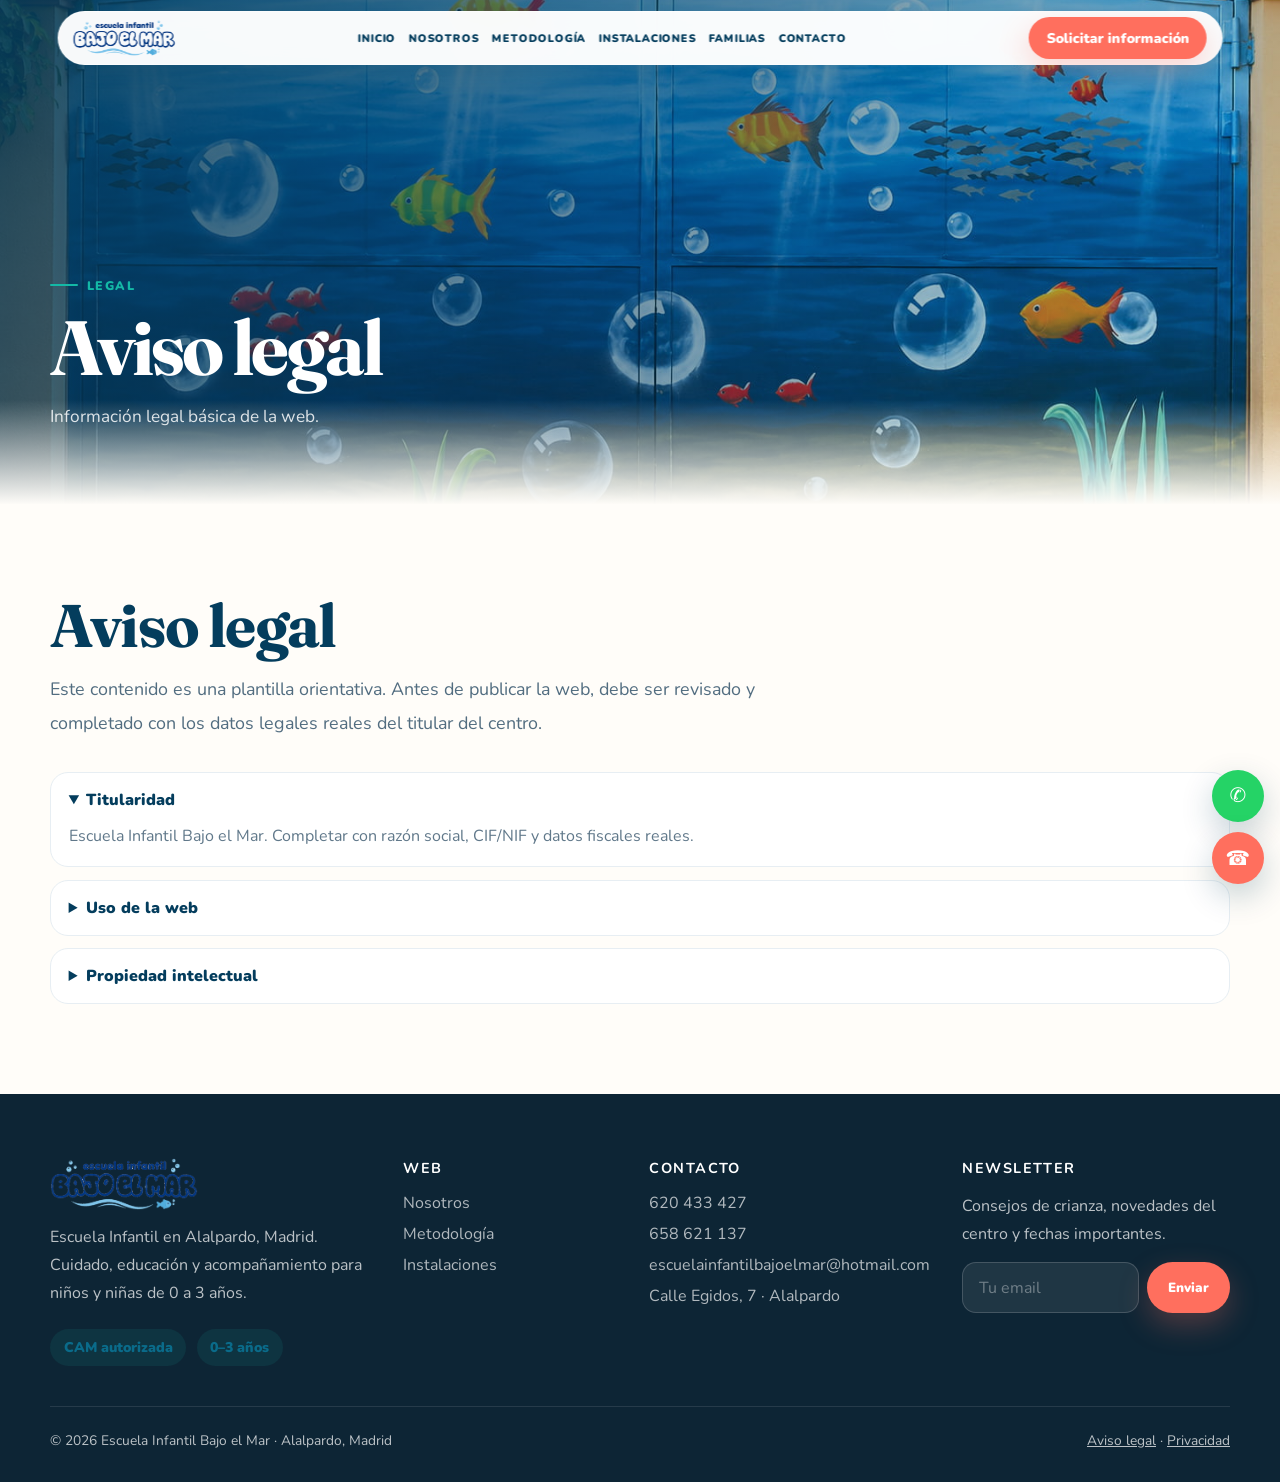
<file: aviso-legal.html>
<!DOCTYPE html>
<html lang="es">
<head>
  <!-- SEO técnico básico -->
  <meta charset="UTF-8">
  <meta name="viewport" content="width=device-width, initial-scale=1.0">
  <title>Aviso legal · Escuela Infantil Bajo el Mar</title>
  <meta name="description" content="Aviso legal de la web de Escuela Infantil Bajo el Mar.">
  <meta name="robots" content="index, follow">
  <meta name="theme-color" content="#043D5D">

  <!-- Open Graph para compartir en redes sociales -->
  <meta property="og:title" content="Aviso legal · Escuela Infantil Bajo el Mar">
  <meta property="og:description" content="Aviso legal de la web de Escuela Infantil Bajo el Mar.">
  <meta property="og:type" content="website">
  <meta property="og:image" content="assets/hero-puerta-bajo-el-mar.jpg">

  <!-- Fuentes y estilos -->
  <link rel="preconnect" href="https://fonts.googleapis.com">
  <link rel="preconnect" href="https://fonts.gstatic.com" crossorigin>
  <link href="https://fonts.googleapis.com/css2?family=Fraunces:opsz,wght@9..144,600;9..144,800&family=Nunito:wght@400;600;700;800;900;1000&display=swap" rel="stylesheet">
  <link rel="stylesheet" href="css/styles.css?v=9">

  <!-- Datos estructurados SEO local -->
  <script type="application/ld+json">
  {
    "@context": "https://schema.org",
    "@type": "ChildCare",
    "name": "Escuela Infantil Bajo el Mar",
    "image": "assets/hero-puerta-bajo-el-mar.jpg",
    "telephone": "+34 620 433 427",
    "email": "escuelainfantilbajoelmar@hotmail.com",
    "address": {
      "@type": "PostalAddress",
      "streetAddress": "Calle Egidos, 7",
      "addressLocality": "Alalpardo",
      "addressRegion": "Madrid",
      "postalCode": "28130",
      "addressCountry": "ES"
    },
    "openingHours": "Mo-Fr 06:30-17:30"
  }
  </script>
</head>
<body class="">
  <!-- Header global: aparece en todas las páginas -->
  <header class="site-header">
    <div class="header-inner">
            <a class="logo" href="index.html" aria-label="Ir a la página de inicio de Bajo el Mar">
        <img src="assets/Logo/logo_bajo_el_mar_transparent.png" alt="Escuela Infantil Bajo el Mar" class="logo-img">
      </a>

      <!-- Navegación principal -->
      <nav class="main-nav" aria-label="Navegación principal">
        <a href="index.html" class="">Inicio</a>
        <a href="nosotros.html" class="">Nosotros</a>
        <a href="metodologia.html" class="">Metodología</a>
        <a href="instalaciones.html" class="">Instalaciones</a>
        <a href="familias.html" class="">Familias</a>
        <a href="contacto.html" class="">Contacto</a>
      </nav>

      <!-- Accesos rápidos -->
      <div class="header-actions">
        <a class="portal" href="familias.html#portal">Portal familias</a>
        <a class="btn btn-primary" href="contacto.html">Solicitar información</a>
      </div>

      <!-- Botón móvil -->
      <button class="menu-toggle" aria-label="Abrir menú" aria-expanded="false">
        <span></span><span></span><span></span>
      </button>
    </div>
  </header>

  <main>
    <!-- PÁGINA AVISO LEGAL -->
    <section class="page-hero">
      <div class="container">
        <span class="eyebrow">Legal</span>
        <h1>Aviso legal</h1>
        <p>Información legal básica de la web.</p>
      </div>
    </section>
    <section class="section">
      <div class="container">
        <h2 class="title">Aviso legal</h2>
        <p class="lead" style="margin-top:1rem">Este contenido es una plantilla orientativa. Antes de publicar la web, debe ser revisado y completado con los datos legales reales del titular del centro.</p>
        <div class="faq" style="margin-top:2rem">
          <details open><summary>Titularidad</summary><p>Escuela Infantil Bajo el Mar. Completar con razón social, CIF/NIF y datos fiscales reales.</p></details>
          <details><summary>Uso de la web</summary><p>El usuario se compromete a utilizar la web de forma lícita y respetuosa.</p></details>
          <details><summary>Propiedad intelectual</summary><p>Los textos, imágenes y elementos gráficos pertenecen a sus titulares correspondientes.</p></details>
        </div>
      </div>
    </section>
  </main>

  <!-- Footer global con SEO local y enlaces de confianza -->
  <footer class="site-footer">
    <div class="container footer-grid">
      <div class="footer-col">
        <div class="footer-logo">
          <img src="assets/Logo/logo_bajo_el_mar_transparent.png" alt="Escuela Infantil Bajo el Mar" class="footer-logo-img" style="height: 52px; width: auto; display: block; margin-bottom: 0.5rem;">
        </div>
        <p>Escuela Infantil en Alalpardo, Madrid. Cuidado, educación y acompañamiento para niños y niñas de 0 a 3 años.</p>
        <div class="chips">
          <span class="chip">CAM autorizada</span>
          <span class="chip">0–3 años</span>
        </div>
      </div>
      <div class="footer-col">
        <h3>Web</h3>
        <a href="nosotros.html">Nosotros</a>
        <a href="metodologia.html">Metodología</a>
        <a href="instalaciones.html">Instalaciones</a>
      </div>
      <div class="footer-col">
        <h3>Contacto</h3>
        <a href="tel:620433427">620 433 427</a>
        <a href="tel:658621137">658 621 137</a>
        <a href="mailto:escuelainfantilbajoelmar@hotmail.com">escuelainfantilbajoelmar@hotmail.com</a>
        <a href="contacto.html#mapa">Calle Egidos, 7 · Alalpardo</a>
      </div>
      <div class="footer-col">
        <h3>Newsletter</h3>
        <p>Consejos de crianza, novedades del centro y fechas importantes.</p>
        <form class="newsletter" action="https://formsubmit.co/escuelainfantilbajoelmar@hotmail.com" method="post">
          <input type="hidden" name="_subject" value="Suscripción Newsletter - Bajo el Mar">
          <input type="hidden" name="_captcha" value="false">
          <input type="email" name="email" placeholder="Tu email" aria-label="Email newsletter" required>
          <button class="btn btn-primary" type="submit">Enviar</button>
        </form>
      </div>
    </div>
    <div class="container footer-bottom">
      <span>© 2026 Escuela Infantil Bajo el Mar · Alalpardo, Madrid</span>
      <span><a href="aviso-legal.html">Aviso legal</a> · <a href="privacidad.html">Privacidad</a></span>
    </div>
  </footer>

  <!-- Botones flotantes para contacto rápido en móvil y escritorio -->
  <div class="float-actions" aria-label="Acciones rápidas de contacto">
    <a class="float-btn whatsapp" href="https://wa.me/34620433427" target="_blank" rel="noopener" aria-label="WhatsApp">✆</a>
    <a class="float-btn" href="tel:620433427" aria-label="Llamar">☎</a>
  </div>
  <script src="js/main.js?v=9"></script>
</body>
</html>
</file>
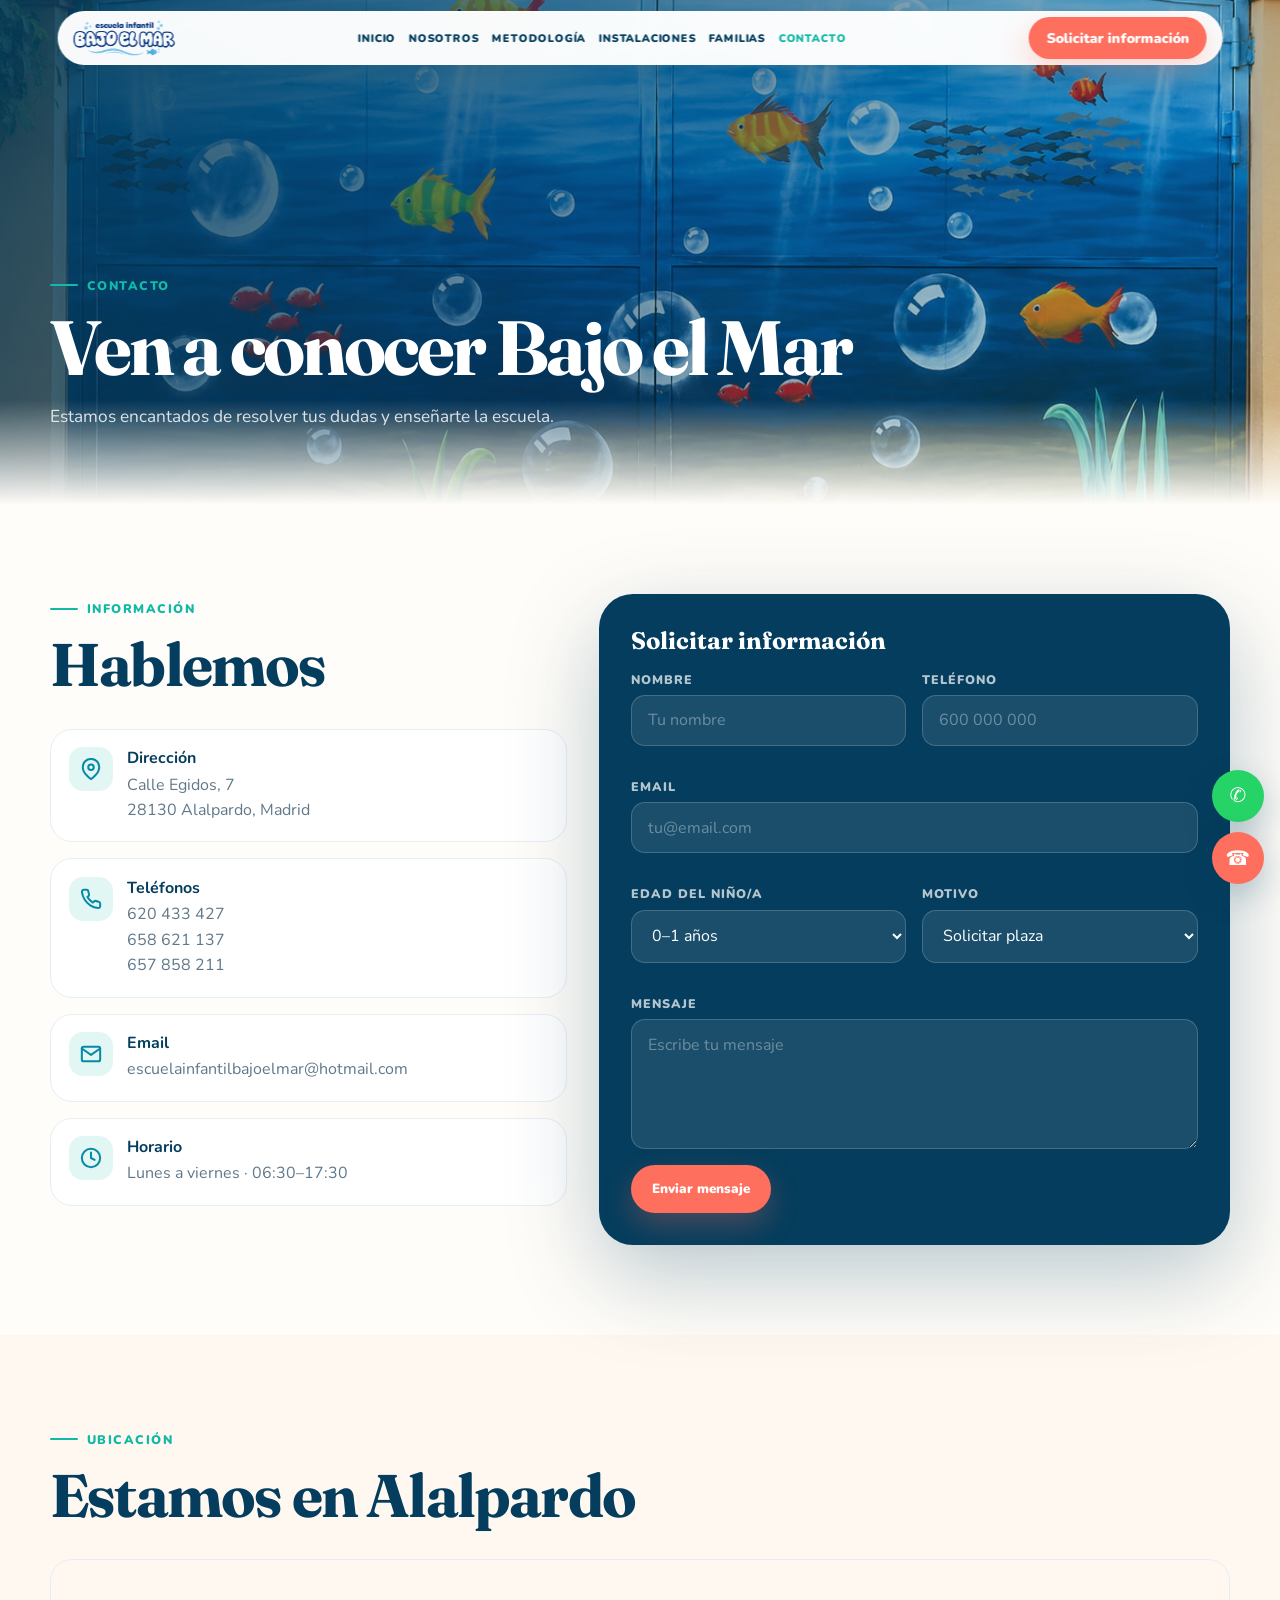
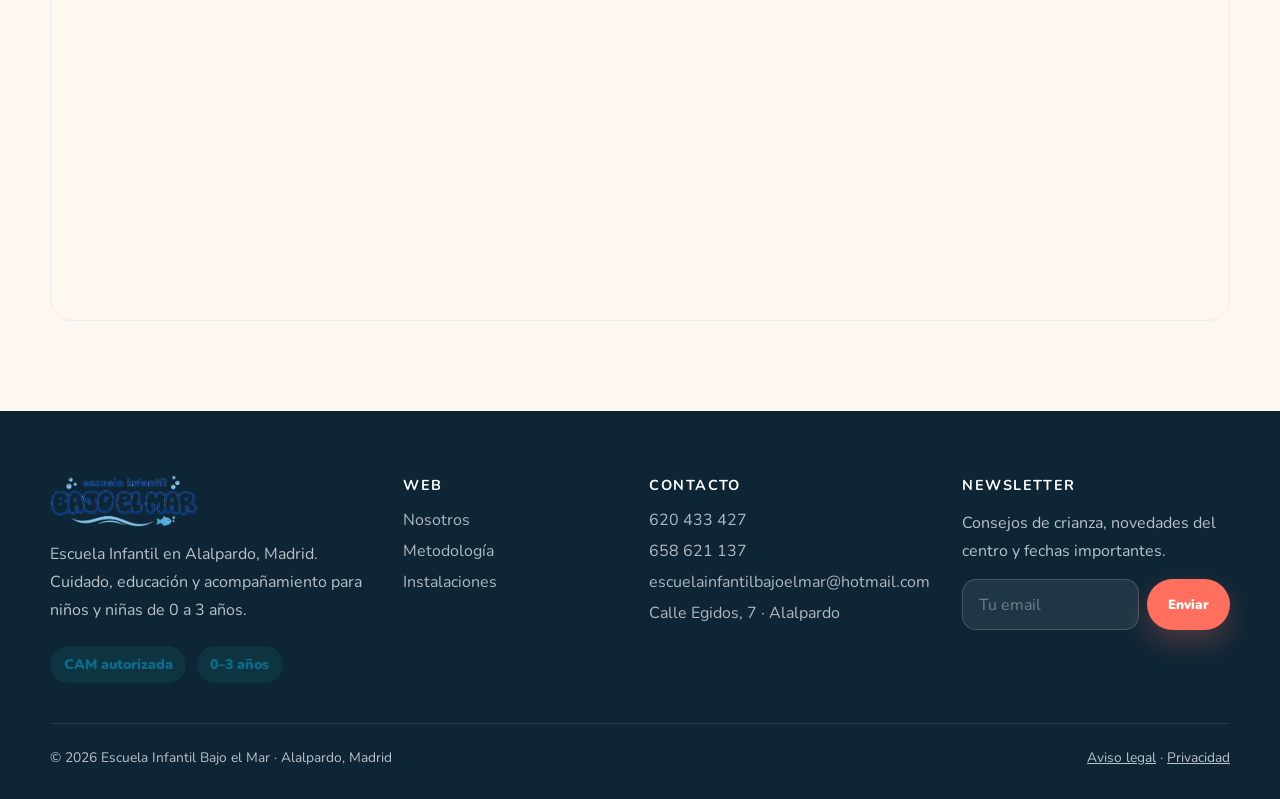
<file: contacto.html>
<!DOCTYPE html>
<html lang="es">
<head>
  <!-- SEO técnico básico -->
  <meta charset="UTF-8">
  <meta name="viewport" content="width=device-width, initial-scale=1.0">
  <title>Contacto · Escuela Infantil Bajo el Mar</title>
  <meta name="description" content="Contacta con la Escuela Infantil Bajo el Mar en Calle Egidos 7, Alalpardo, Madrid. Teléfonos, email, horario y formulario.">
  <meta name="robots" content="index, follow">
  <meta name="theme-color" content="#043D5D">

  <!-- Open Graph para compartir en redes sociales -->
  <meta property="og:title" content="Contacto · Escuela Infantil Bajo el Mar">
  <meta property="og:description" content="Contacta con la Escuela Infantil Bajo el Mar en Calle Egidos 7, Alalpardo, Madrid. Teléfonos, email, horario y formulario.">
  <meta property="og:type" content="website">
  <meta property="og:image" content="assets/hero-puerta-bajo-el-mar.jpg">

  <!-- Fuentes y estilos -->
  <link rel="preconnect" href="https://fonts.googleapis.com">
  <link rel="preconnect" href="https://fonts.gstatic.com" crossorigin>
  <link href="https://fonts.googleapis.com/css2?family=Fraunces:opsz,wght@9..144,600;9..144,800&family=Nunito:wght@400;600;700;800;900;1000&display=swap" rel="stylesheet">
  <link rel="stylesheet" href="css/styles.css?v=9">

  <!-- Datos estructurados SEO local -->
  <script type="application/ld+json">
  {
    "@context": "https://schema.org",
    "@type": "ChildCare",
    "name": "Escuela Infantil Bajo el Mar",
    "image": "assets/hero-puerta-bajo-el-mar.jpg",
    "telephone": "+34 620 433 427",
    "email": "escuelainfantilbajoelmar@hotmail.com",
    "address": {
      "@type": "PostalAddress",
      "streetAddress": "Calle Egidos, 7",
      "addressLocality": "Alalpardo",
      "addressRegion": "Madrid",
      "postalCode": "28130",
      "addressCountry": "ES"
    },
    "openingHours": "Mo-Fr 06:30-17:30"
  }
  </script>
  <style>
    .contact-icon {
      display: flex !important;
      align-items: center !important;
      justify-content: center !important;
      flex-shrink: 0;
    }
    .contact-svg {
      width: 22px;
      height: 22px;
      color: #0789a8; /* Color azul turquesa corporativo uniforme */
      stroke-width: 2.2;
      display: block;
    }
  </style>
</head>
<body class="">
  <!-- Header global: aparece en todas las páginas -->
  <header class="site-header">
    <div class="header-inner">
            <a class="logo" href="index.html" aria-label="Ir a la página de inicio de Bajo el Mar">
        <img src="assets/Logo/logo_bajo_el_mar_transparent.png" alt="Escuela Infantil Bajo el Mar" class="logo-img">
      </a>

      <!-- Navegación principal -->
      <nav class="main-nav" aria-label="Navegación principal">
        <a href="index.html" class="">Inicio</a>
        <a href="nosotros.html" class="">Nosotros</a>
        <a href="metodologia.html" class="">Metodología</a>
        <a href="instalaciones.html" class="">Instalaciones</a>
        <a href="familias.html" class="">Familias</a>
        <a href="contacto.html" class="active">Contacto</a>
      </nav>

      <!-- Accesos rápidos -->
      <div class="header-actions">
        <a class="portal" href="familias.html#portal">Portal familias</a>
        <a class="btn btn-primary" href="contacto.html">Solicitar información</a>
      </div>

      <!-- Botón móvil -->
      <button class="menu-toggle" aria-label="Abrir menú" aria-expanded="false">
        <span></span><span></span><span></span>
      </button>
    </div>
  </header>

  <main>
    <!-- PÁGINA CONTACTO -->
    <section class="page-hero">
      <div class="container">
        <span class="eyebrow">Contacto</span>
        <h1>Ven a conocer Bajo el Mar</h1>
        <p>Estamos encantados de resolver tus dudas y enseñarte la escuela.</p>
      </div>
    </section>

    <!-- Datos de contacto y formulario -->
    <section class="section">
      <div class="container contact-layout">
        <div>
          <span class="eyebrow">Información</span>
          <h2 class="title">Hablemos</h2>
          <div class="contact-list" style="margin-top:2rem">
            <div class="contact-item">
              <div class="contact-icon">
                <svg class="contact-svg" viewBox="0 0 24 24" fill="none" stroke="currentColor" stroke-linecap="round" stroke-linejoin="round">
                  <path d="M21 10c0 7-9 13-9 13s-9-6-9-13a9 9 0 0 1 18 0z"></path>
                  <circle cx="12" cy="10" r="3"></circle>
                </svg>
              </div>
              <div><strong>Dirección</strong><span>Calle Egidos, 7<br>28130 Alalpardo, Madrid</span></div>
            </div>
            <div class="contact-item">
              <div class="contact-icon">
                <svg class="contact-svg" viewBox="0 0 24 24" fill="none" stroke="currentColor" stroke-linecap="round" stroke-linejoin="round">
                  <path d="M22 16.92v3a2 2 0 0 1-2.18 2 19.79 19.79 0 0 1-8.63-3.07 19.5 19.5 0 0 1-6-6 19.79 19.79 0 0 1-3.07-8.67A2 2 0 0 1 4.11 2h3a2 2 0 0 1 2 1.72 12.84 12.84 0 0 0 .7 2.81 2 2 0 0 1-.45 2.11L8.09 9.91a16 16 0 0 0 6 6l1.27-1.27a2 2 0 0 1 2.11-.45 12.84 12.84 0 0 0 2.81.7A2 2 0 0 1 22 16.92z"></path>
                </svg>
              </div>
              <div><strong>Teléfonos</strong><a href="tel:620433427">620 433 427</a><br><a href="tel:658621137">658 621 137</a><br><a href="tel:657858211">657 858 211</a></div>
            </div>
            <div class="contact-item">
              <div class="contact-icon">
                <svg class="contact-svg" viewBox="0 0 24 24" fill="none" stroke="currentColor" stroke-linecap="round" stroke-linejoin="round">
                  <path d="M4 4h16c1.1 0 2 .9 2 2v12c0 1.1-.9 2-2 2H4c-1.1 0-2-.9-2-2V6c0-1.1.9-2 2-2z"></path>
                  <polyline points="22,6 12,13 2,6"></polyline>
                </svg>
              </div>
              <div><strong>Email</strong><a href="mailto:escuelainfantilbajoelmar@hotmail.com">escuelainfantilbajoelmar@hotmail.com</a></div>
            </div>
            <div class="contact-item">
              <div class="contact-icon">
                <svg class="contact-svg" viewBox="0 0 24 24" fill="none" stroke="currentColor" stroke-linecap="round" stroke-linejoin="round">
                  <circle cx="12" cy="12" r="10"></circle>
                  <polyline points="12 6 12 12 16 14"></polyline>
                </svg>
              </div>
              <div><strong>Horario</strong><span>Lunes a viernes · 06:30–17:30</span></div>
            </div>
          </div>
        </div>

        <form class="form-card" action="https://formsubmit.co/escuelainfantilbajoelmar@hotmail.com" method="post">
          <input type="hidden" name="_subject" value="Nuevo contacto desde la web Bajo el Mar">
          <input type="hidden" name="_template" value="table">
          <input type="hidden" name="_captcha" value="false">
          <h2 style="font-family:'Fraunces',Georgia,serif;margin-bottom:1rem">Solicitar información</h2>
          <div class="form-grid">
            <div class="form-field"><label>Nombre</label><input name="nombre" placeholder="Tu nombre" required></div>
            <div class="form-field"><label>Teléfono</label><input name="telefono" placeholder="600 000 000" required></div>
            <div class="form-field full"><label>Email</label><input type="email" name="email" placeholder="tu@email.com" required></div>
            <div class="form-field"><label>Edad del niño/a</label><select name="edad"><option>0–1 años</option><option>1–2 años</option><option>2–3 años</option><option>Aún no ha nacido</option></select></div>
            <div class="form-field"><label>Motivo</label><select name="motivo"><option>Solicitar plaza</option><option>Agendar visita</option><option>Consultar horarios</option><option>Información de becas</option></select></div>
            <div class="form-field full"><label>Mensaje</label><textarea name="mensaje" placeholder="Escribe tu mensaje"></textarea></div>
          </div>
          <button class="btn btn-primary" type="submit">Enviar mensaje</button>
        </form>
      </div>
    </section>

    <!-- Mapa -->
    <section class="section soft" id="mapa">
      <div class="container">
        <span class="eyebrow">Ubicación</span>
        <h2 class="title">Estamos en Alalpardo</h2>
        <div class="map-frame" style="margin-top:2rem">
          <iframe title="Mapa de Escuela Infantil Bajo el Mar" loading="lazy" referrerpolicy="no-referrer-when-downgrade" src="https://www.google.com/maps?q=Calle%20Egidos%207%2C%2028130%20Alalpardo%2C%20Madrid&output=embed"></iframe>
        </div>
      </div>
    </section>
  </main>

  <!-- Footer global con SEO local y enlaces de confianza -->
  <footer class="site-footer">
    <div class="container footer-grid">
      <div class="footer-col">
        <div class="footer-logo">
          <img src="assets/Logo/logo_bajo_el_mar_transparent.png" alt="Escuela Infantil Bajo el Mar" class="footer-logo-img" style="height: 52px; width: auto; display: block; margin-bottom: 0.5rem;">
        </div>
        <p>Escuela Infantil en Alalpardo, Madrid. Cuidado, educación y acompañamiento para niños y niñas de 0 a 3 años.</p>
        <div class="chips">
          <span class="chip">CAM autorizada</span>
          <span class="chip">0–3 años</span>
        </div>
      </div>
      <div class="footer-col">
        <h3>Web</h3>
        <a href="nosotros.html">Nosotros</a>
        <a href="metodologia.html">Metodología</a>
        <a href="instalaciones.html">Instalaciones</a>
      </div>
      <div class="footer-col">
        <h3>Contacto</h3>
        <a href="tel:620433427">620 433 427</a>
        <a href="tel:658621137">658 621 137</a>
        <a href="mailto:escuelainfantilbajoelmar@hotmail.com">escuelainfantilbajoelmar@hotmail.com</a>
        <a href="contacto.html#mapa">Calle Egidos, 7 · Alalpardo</a>
      </div>
      <div class="footer-col">
        <h3>Newsletter</h3>
        <p>Consejos de crianza, novedades del centro y fechas importantes.</p>
        <form class="newsletter" action="https://formsubmit.co/escuelainfantilbajoelmar@hotmail.com" method="post">
          <input type="hidden" name="_subject" value="Suscripción Newsletter - Bajo el Mar">
          <input type="hidden" name="_captcha" value="false">
          <input type="email" name="email" placeholder="Tu email" aria-label="Email newsletter" required>
          <button class="btn btn-primary" type="submit">Enviar</button>
        </form>
      </div>
    </div>
    <div class="container footer-bottom">
      <span>© 2026 Escuela Infantil Bajo el Mar · Alalpardo, Madrid</span>
      <span><a href="aviso-legal.html">Aviso legal</a> · <a href="privacidad.html">Privacidad</a></span>
    </div>
  </footer>

  <!-- Botones flotantes para contacto rápido en móvil y escritorio -->
  <div class="float-actions" aria-label="Acciones rápidas de contacto">
    <a class="float-btn whatsapp" href="https://wa.me/34620433427" target="_blank" rel="noopener" aria-label="WhatsApp">✆</a>
    <a class="float-btn" href="tel:620433427" aria-label="Llamar">☎</a>
  </div>
  <script src="js/main.js?v=9"></script>
</body>
</html>
</file>
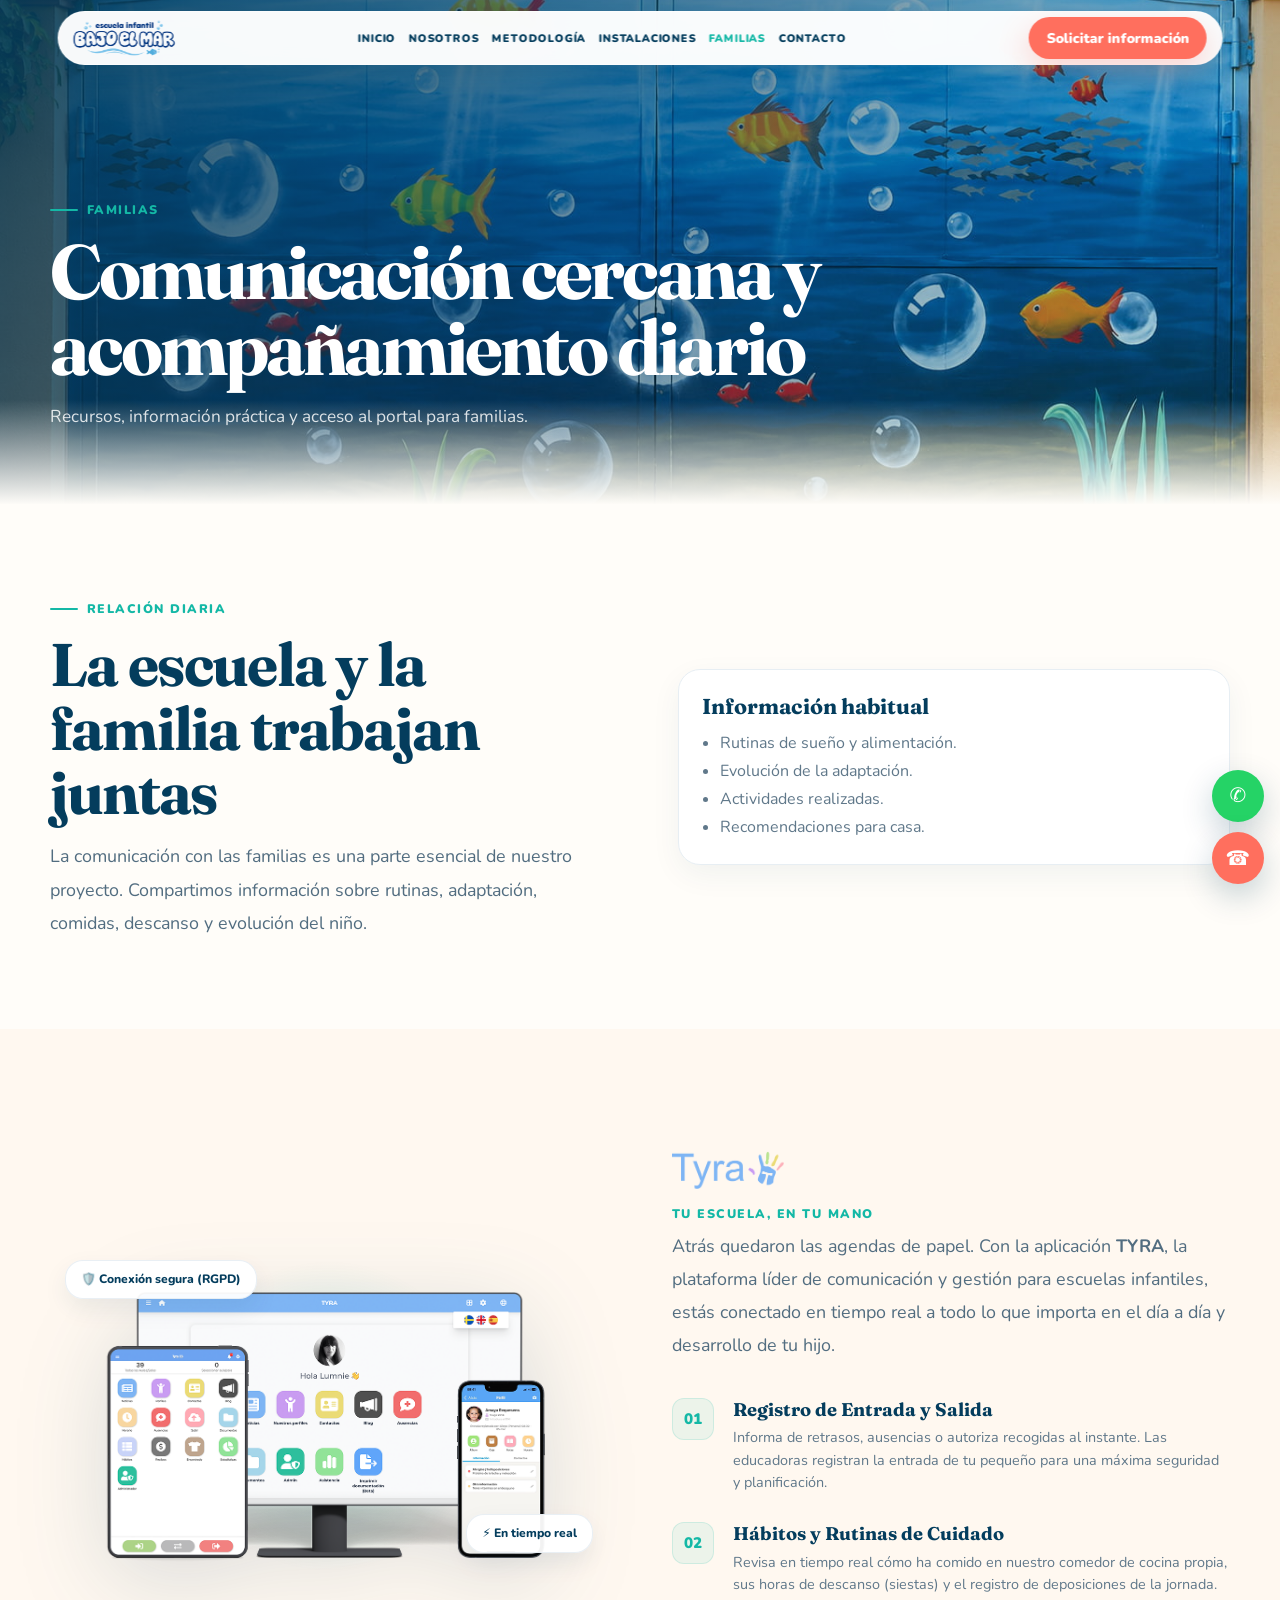
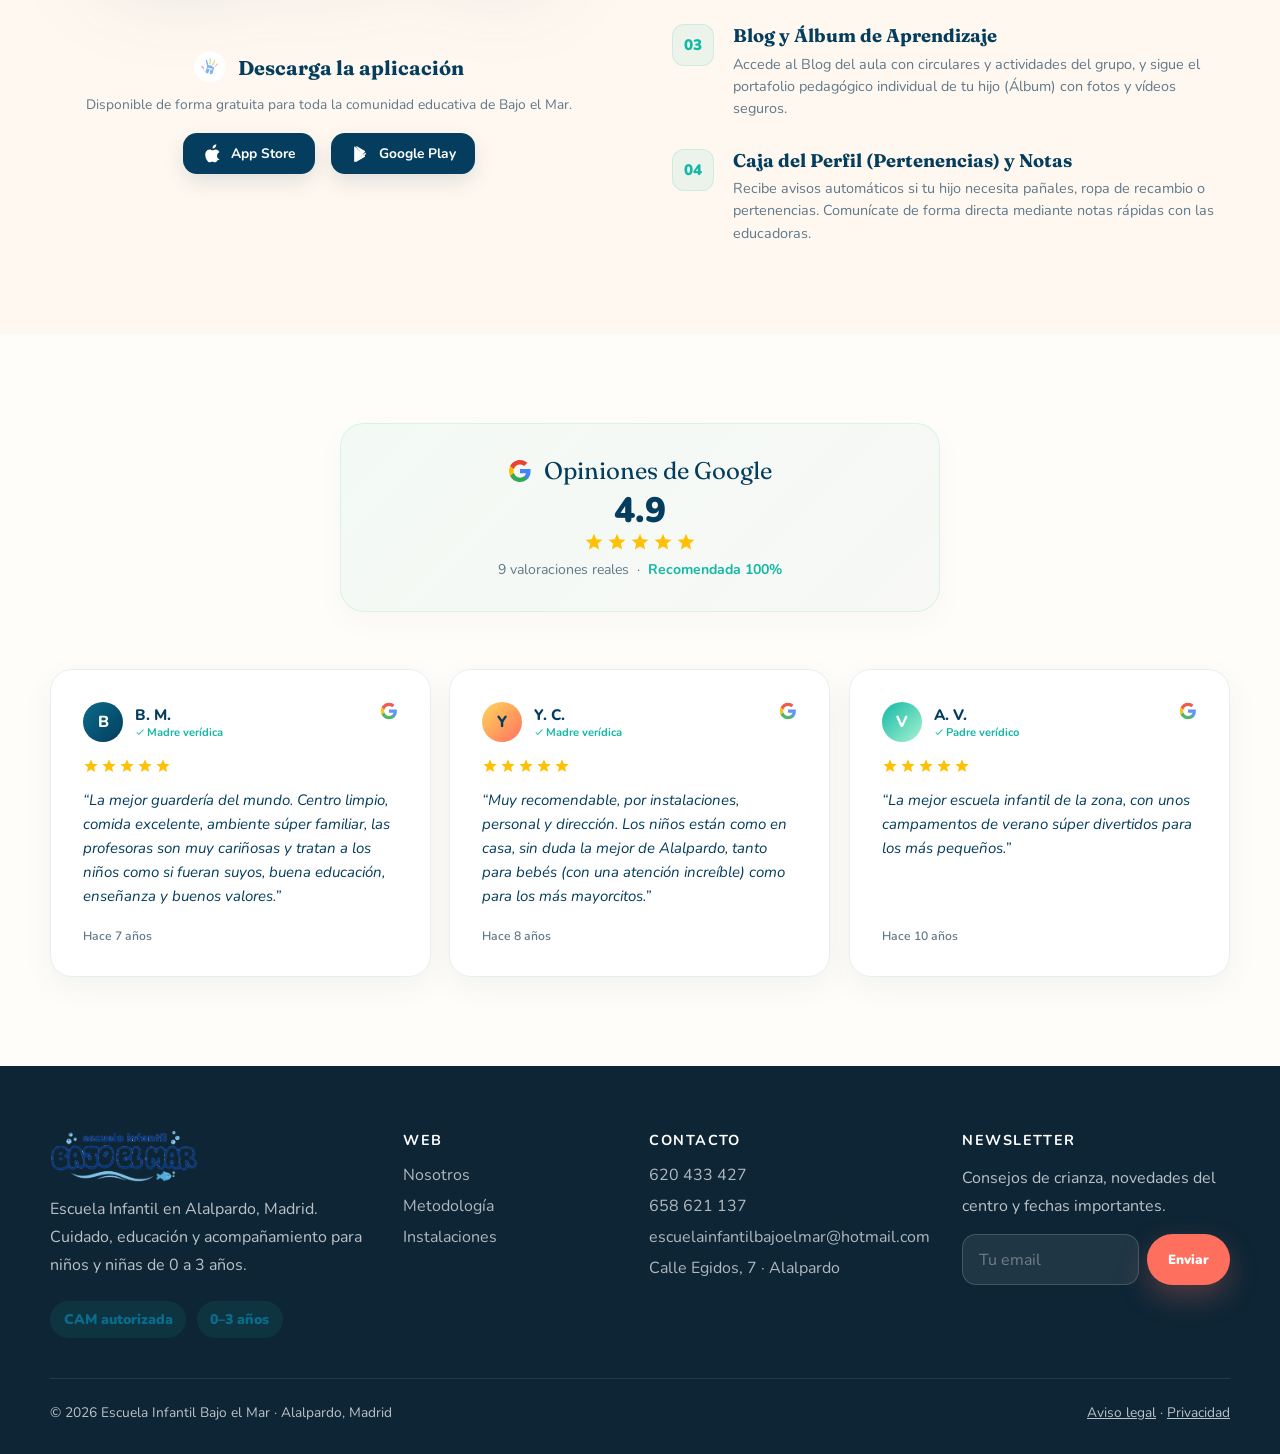
<file: familias.html>
<!DOCTYPE html>
<html lang="es">

<head>
  <!-- SEO técnico básico -->
  <meta charset="UTF-8">
  <meta name="viewport" content="width=device-width, initial-scale=1.0">
  <title>Familias · Portal de padres Bajo el Mar</title>
  <meta name="description"
    content="Información para las familias y acceso a la agenda digital TYRA. Comunicación diaria sobre rutinas, alimentación y el desarrollo de los niños en Bajo el Mar.">
  <meta name="robots" content="index, follow">
  <meta name="theme-color" content="#043D5D">

  <!-- Open Graph para compartir en redes sociales -->
  <meta property="og:title" content="Familias · Portal de padres Bajo el Mar">
  <meta property="og:description"
    content="Información para las familias y acceso a la agenda digital TYRA. Comunicación diaria sobre rutinas, alimentación y el desarrollo de los niños.">
  <meta property="og:type" content="website">
  <meta property="og:image" content="assets/hero-puerta-bajo-el-mar.jpg">

  <!-- Fuentes y estilos -->
  <link rel="preconnect" href="https://fonts.googleapis.com">
  <link rel="preconnect" href="https://fonts.gstatic.com" crossorigin>
  <link
    href="https://fonts.googleapis.com/css2?family=Fraunces:opsz,wght@9..144,600;9..144,800&family=Nunito:wght@400;600;700;800;900;1000&display=swap"
    rel="stylesheet">
  <link rel="stylesheet" href="css/styles.css?v=9">

  <!-- Datos estructurados SEO local -->
  <script type="application/ld+json">
  {
    "@context": "https://schema.org",
    "@type": "ChildCare",
    "name": "Escuela Infantil Bajo el Mar",
    "image": "assets/hero-puerta-bajo-el-mar.jpg",
    "telephone": "+34 620 433 427",
    "email": "escuelainfantilbajoelmar@hotmail.com",
    "address": {
      "@type": "PostalAddress",
      "streetAddress": "Calle Egidos, 7",
      "addressLocality": "Alalpardo",
      "addressRegion": "Madrid",
      "postalCode": "28130",
      "addressCountry": "ES"
    },
    "openingHours": "Mo-Fr 06:30-17:30"
  }
  </script>
  <style>
    /* TYRA Premium Showcase Styles */
    .tyra-grid {
      display: grid;
      grid-template-columns: 1fr 1fr;
      gap: 4rem;
      align-items: center;
      margin-top: 2rem;
    }

    .tyra-visual-col {
      display: flex;
      flex-direction: column;
      align-items: center;
    }

    .tyra-mockup-wrapper {
      position: relative;
      width: 100%;
      max-width: 480px;
      margin: 0 auto;
    }

    .tyra-glow-effect {
      position: absolute;
      top: 50%;
      left: 50%;
      transform: translate(-50%, -50%);
      width: 320px;
      height: 320px;
      background: radial-gradient(circle, rgba(20, 184, 166, 0.22) 0%, transparent 70%);
      z-index: 1;
      pointer-events: none;
    }

    .tyra-mockup-img {
      position: relative;
      width: 100%;
      height: auto;
      z-index: 2;
      filter: drop-shadow(0 20px 45px rgba(4, 61, 93, 0.15));
    }

    .tyra-floating-badge {
      position: absolute;
      background: rgba(255, 255, 255, 0.95);
      border: 1px solid rgba(231, 238, 243, 0.9);
      box-shadow: 0 10px 25px rgba(4, 61, 93, 0.08);
      padding: 0.65rem 0.95rem;
      border-radius: 18px;
      font-size: 0.76rem;
      font-weight: 800;
      color: var(--deep);
      z-index: 3;
      white-space: nowrap;
      animation: floatBadge 3.5s ease-in-out infinite alternate;
    }

    .tyra-badge-rgpd {
      top: 10%;
      left: -5%;
    }

    .tyra-badge-live {
      bottom: 15%;
      right: -5%;
      animation-delay: 1.5s;
    }

    @keyframes floatBadge {
      0% {
        transform: translateY(0);
      }

      100% {
        transform: translateY(-8px);
      }
    }

    .tyra-download-zone {
      margin-top: 2.5rem;
      text-align: center;
      width: 100%;
    }

    .tyra-download-zone h4 {
      font-family: "Fraunces", Georgia, serif;
      font-size: 1.25rem;
      color: var(--deep);
      margin-bottom: 0.35rem;
    }

    .tyra-download-zone p {
      font-size: 0.86rem;
      color: var(--muted);
      margin-bottom: 1.2rem;
    }

    .tyra-store-buttons {
      display: flex;
      gap: 1rem;
      justify-content: center;
    }

    .tyra-store-btn {
      display: flex;
      align-items: center;
      gap: 0.6rem;
      background: var(--deep);
      color: #ffffff;
      padding: 0.65rem 1.2rem;
      border-radius: 14px;
      text-decoration: none;
      font-size: 0.86rem;
      font-weight: 700;
      transition: all 0.25s ease;
      box-shadow: 0 8px 20px rgba(4, 61, 93, 0.12);
    }

    .tyra-store-btn:hover {
      transform: translateY(-2px);
      background: var(--teal);
      box-shadow: 0 10px 25px rgba(20, 184, 166, 0.2);
    }

    .tyra-store-btn svg {
      transition: transform 0.25s ease;
    }

    .tyra-store-btn:hover svg {
      transform: scale(1.1);
    }

    /* Timeline / Steps Right Column */
    .tyra-timeline {
      display: flex;
      flex-direction: column;
      gap: 1.8rem;
      margin-top: 2.2rem;
    }

    .tyra-step {
      display: flex;
      gap: 1.2rem;
      align-items: flex-start;
    }

    .tyra-step-num {
      flex-shrink: 0;
      width: 42px;
      height: 42px;
      background: rgba(20, 184, 166, 0.08);
      color: var(--teal);
      border-radius: 12px;
      display: grid;
      place-items: center;
      font-weight: 1000;
      font-size: 0.95rem;
      border: 1px solid rgba(20, 184, 166, 0.14);
    }

    .tyra-step-body h3 {
      font-family: "Fraunces", Georgia, serif;
      font-size: 1.15rem;
      color: var(--deep);
      margin-bottom: 0.35rem;
    }

    .tyra-step-body p {
      font-size: 0.9rem;
      line-height: 1.55;
      color: var(--muted);
      margin: 0;
    }

    @media (max-width: 991px) {
      .tyra-grid {
        grid-template-columns: 1fr;
        gap: 3.5rem;
      }

      .tyra-badge-rgpd {
        left: -5%;
      }

      .tyra-badge-live {
        right: -5%;
      }
    }

    /* Google Reviews Premium Styling */
    .google-card-stars {
      display: flex;
      gap: 2px;
      margin-bottom: 0.85rem;
    }

    .google-card-stars svg {
      width: 16px;
      height: 16px;
      fill: #FFC107;
    }

    .google-card-header {
      display: flex;
      justify-content: space-between;
      align-items: flex-start;
      margin-bottom: 1rem;
    }

    .google-logo-svg {
      opacity: 0.85;
      transition: opacity 0.2s;
    }

    .card:hover .google-logo-svg {
      opacity: 1;
    }

    .review-user-row {
      display: flex;
      align-items: center;
      gap: 0.75rem;
    }

    .google-avatar-circle {
      width: 40px;
      height: 40px;
      border-radius: 50%;
      color: #ffffff;
      display: grid;
      place-items: center;
      font-weight: 800;
      font-size: 1rem;
      text-transform: uppercase;
    }

    .avatar-b {
      background: linear-gradient(135deg, var(--mid) 0%, var(--deep) 100%);
    }

    .avatar-y {
      background: linear-gradient(135deg, var(--yellow) 0%, var(--coral) 100%);
      color: var(--deep);
    }

    .avatar-v {
      background: linear-gradient(135deg, var(--teal) 0%, var(--foam) 100%);
    }

    .review-user-name h4 {
      font-size: 0.95rem;
      font-weight: 800;
      color: var(--deep);
      margin: 0;
    }

    .review-user-name span {
      font-size: 0.7rem;
      color: var(--teal);
      font-weight: 700;
      display: flex;
      align-items: center;
      gap: 0.15rem;
    }
  </style>
</head>

<body class="">
  <!-- Header global: aparece en todas las páginas -->
  <header class="site-header">
    <div class="header-inner">
      <a class="logo" href="index.html" aria-label="Ir a la página de inicio de Bajo el Mar">
        <img src="assets/Logo/logo_bajo_el_mar_transparent.png" alt="Escuela Infantil Bajo el Mar" class="logo-img">
      </a>

      <!-- Navegación principal -->
      <nav class="main-nav" aria-label="Navegación principal">
        <a href="index.html" class="">Inicio</a>
        <a href="nosotros.html" class="">Nosotros</a>
        <a href="metodologia.html" class="">Metodología</a>
        <a href="instalaciones.html" class="">Instalaciones</a>
        <a href="familias.html" class="active">Familias</a>
        <a href="contacto.html" class="">Contacto</a>
      </nav>

      <!-- Accesos rápidos -->
      <div class="header-actions">
        <a class="portal" href="familias.html#portal">Portal familias</a>
        <a class="btn btn-primary" href="contacto.html">Solicitar información</a>
      </div>

      <!-- Botón móvil -->
      <button class="menu-toggle" aria-label="Abrir menú" aria-expanded="false">
        <span></span><span></span><span></span>
      </button>
    </div>
  </header>

  <main>
    <!-- PÁGINA FAMILIAS Y RECURSOS -->
    <section class="page-hero">
      <div class="container">
        <span class="eyebrow">Familias</span>
        <h1>Comunicación cercana y acompañamiento diario</h1>
        <p>Recursos, información práctica y acceso al portal para familias.</p>
      </div>
    </section>

    <!-- Comunicación familia-escuela -->
    <section class="section">
      <div class="container grid-2">
        <div>
          <span class="eyebrow">Relación diaria</span>
          <h2 class="title">La escuela y la familia trabajan juntas</h2>
          <p class="lead" style="margin-top:1rem">La comunicación con las familias es una parte esencial de nuestro
            proyecto. Compartimos información sobre rutinas, adaptación, comidas, descanso y evolución del niño.</p>
        </div>
        <div class="card">
          <h3>Información habitual</h3>
          <ul style="padding-left:1.1rem">
            <li>Rutinas de sueño y alimentación.</li>
            <li>Evolución de la adaptación.</li>
            <li>Actividades realizadas.</li>
            <li>Recomendaciones para casa.</li>
          </ul>
        </div>
      </div>
    </section>

    <!-- Portal familias: App TYRA Rediseñado Premium -->
    <section class="section soft tyra-showcase-section" id="portal">
      <div class="container">

        <div class="tyra-grid">

          <!-- Columna Izquierda: Visual Mockup y Descargas -->
          <div class="tyra-visual-col reveal">
            <div class="tyra-mockup-wrapper">
              <div class="tyra-glow-effect"></div>
              <img src="assets/home/es-tyra.png" alt="Aplicación oficial de TYRA" class="tyra-mockup-img">
              <div class="tyra-floating-badge tyra-badge-rgpd">🛡️ Conexión segura (RGPD)</div>
              <div class="tyra-floating-badge tyra-badge-live">⚡ En tiempo real</div>
            </div>

            <div class="tyra-download-zone">
              <div
                style="display: flex; align-items: center; justify-content: center; gap: 0.75rem; margin-bottom: 0.75rem;">
                <img src="assets/Logo/tyra-icon.png" alt="Icono de TYRA"
                  style="height: 32px; width: 32px; border-radius: 8px;">
                <h4 style="margin: 0; font-family: 'Fraunces', Georgia, serif; font-size: 1.25rem; color: var(--deep);">
                  Descarga la aplicación</h4>
              </div>
              <p style="font-size: 0.86rem; color: var(--muted); margin-bottom: 1.2rem;">Disponible de forma gratuita
                para toda la comunidad educativa de Bajo el Mar.</p>
              <div class="tyra-store-buttons">
                <a href="https://apps.apple.com/es/app/tyra/id1185038334" target="_blank" rel="noopener"
                  class="tyra-store-btn store-apple">
                  <svg viewBox="0 0 24 24" width="20" height="20" fill="currentColor">
                    <path
                      d="M18.71,19.5C17.88,20.74,17,21.95,15.66,22c-1.32.05-1.75-.76-3.26-.76s-2,.73-3.24.78C7.81,22.07,6.86,20.72,6,19.5,4.26,17,3,12.38,4.72,9.39a5.19,5.19,0,0,1,4.4-2.69c1.39,0,2.7.92,3.56.92s2.43-1.12,4.09-1A5.39,5.39,0,0,1,21,9.45,5.16,5.16,0,0,0,18,14.12,5.2,5.2,0,0,0,21.14,19,5.1,5.1,0,0,0,18.71,19.5M16,3.78a5.11,5.11,0,0,0,1.15-3.6,5.16,5.16,0,0,0-3.37,1.75,4.86,4.86,0,0,0-1.19,3.5A4.69,4.69,0,0,0,16,3.78Z" />
                  </svg>
                  <span>App Store</span>
                </a>
                <a href="https://play.google.com/store/apps/details?id=io.tyra.app" target="_blank" rel="noopener"
                  class="tyra-store-btn store-google">
                  <svg viewBox="0 0 24 24" width="20" height="20" fill="currentColor">
                    <path
                      d="M5,3.22V20.78a1,1,0,0,0,.92,1L15.3,12.42,5.92,3A1,1,0,0,0,5,3.22M16.71,11,6.84,21.13a1,1,0,0,0,1.35-.13l9.88-5.71ZM18.78,12.38a1,1,0,0,0,0-1.57L17.15,10l-1.85,1.85L17.15,14ZM16.71,13.84l-3-3L6.84,2.87A1,1,0,0,0,8.19,2.74l9.88,5.71Z" />
                  </svg>
                  <span>Google Play</span>
                </a>
              </div>
            </div>
          </div>

          <!-- Columna Derecha: Explicación interactiva y ventajas -->
          <div class="tyra-info-col reveal">
            <div style="display: flex; align-items: center; gap: 1rem; margin-bottom: 1rem;">
              <img src="assets/Logo/tyra-logo-colored.png" alt="Logo oficial de TYRA"
                style="height: 38px; width: auto; display: block;">
            </div>
            <span class="eyebrow" style="display: block; margin-bottom: 0.5rem;">Tu escuela, en tu mano</span>
            <p class="lead">
              Atrás quedaron las agendas de papel. Con la aplicación <strong>TYRA</strong>, la plataforma líder de
              comunicación y gestión para escuelas infantiles, estás conectado en tiempo real a todo lo que importa en
              el día a día y desarrollo de tu hijo.
            </p>

            <div class="tyra-timeline" aria-label="Características reales de la app">

              <div class="tyra-step">
                <div class="tyra-step-num"><span>01</span></div>
                <div class="tyra-step-body">
                  <h3>Registro de Entrada y Salida</h3>
                  <p>Informa de retrasos, ausencias o autoriza recogidas al instante. Las educadoras registran la
                    entrada de tu pequeño para una máxima seguridad y planificación.</p>
                </div>
              </div>

              <div class="tyra-step">
                <div class="tyra-step-num"><span>02</span></div>
                <div class="tyra-step-body">
                  <h3>Hábitos y Rutinas de Cuidado</h3>
                  <p>Revisa en tiempo real cómo ha comido en nuestro comedor de cocina propia, sus horas de descanso
                    (siestas) y el registro de deposiciones de la jornada.</p>
                </div>
              </div>

              <div class="tyra-step">
                <div class="tyra-step-num"><span>03</span></div>
                <div class="tyra-step-body">
                  <h3>Blog y Álbum de Aprendizaje</h3>
                  <p>Accede al Blog del aula con circulares y actividades del grupo, y sigue el portafolio pedagógico
                    individual de tu hijo (Álbum) con fotos y vídeos seguros.</p>
                </div>
              </div>

              <div class="tyra-step">
                <div class="tyra-step-num"><span>04</span></div>
                <div class="tyra-step-body">
                  <h3>Caja del Perfil (Pertenencias) y Notas</h3>
                  <p>Recibe avisos automáticos si tu hijo necesita pañales, ropa de recambio o pertenencias. Comunícate
                    de forma directa mediante notas rápidas con las educadoras.</p>
                </div>
              </div>

            </div>
          </div>

        </div>
      </div>
    </section>

    <!-- Testimonios (Google Reviews) -->
    <section class="section">
      <div class="container">

        <!-- Header Hub -->
        <div class="google-reviews-hub reveal"
          style="margin-bottom: 3.5rem; display: flex; flex-direction: column; align-items: center; text-align: center; background: linear-gradient(135deg, rgba(20,184,166,0.05) 0%, rgba(10,107,138,0.03) 100%); border: 1px solid rgba(20,184,166,0.12); border-radius: 24px; padding: 2rem; max-width: 600px; margin-left: auto; margin-right: auto; box-shadow: 0 10px 30px rgba(4,61,93,0.03);">
          <div class="google-reviews-hub-title"
            style="font-family: 'Fraunces', Georgia, serif; font-size: 1.5rem; color: var(--deep); margin-bottom: 0.5rem; display: flex; align-items: center; gap: 0.75rem; justify-content: center;">
            <svg viewBox="0 0 24 24" width="24" height="24">
              <path fill="#4285F4"
                d="M22.56 12.25c0-.78-.07-1.53-.2-2.25H12v4.26h5.92c-.26 1.37-1.04 2.53-2.21 3.31v2.77h3.57c2.08-1.92 3.28-4.74 3.28-8.09z" />
              <path fill="#34A853"
                d="M12 23c2.97 0 5.46-.98 7.28-2.66l-3.57-2.77c-.98.66-2.23 1.06-3.71 1.06-2.86 0-5.29-1.93-6.16-4.53H2.18v2.84C3.99 20.53 7.7 23 12 23z" />
              <path fill="#FBBC05"
                d="M5.84 14.09c-.22-.66-.35-1.36-.35-2.09s.13-1.43.35-2.09V7.06H2.18C1.43 8.55 1 10.22 1 12s.43 3.45 1.18 4.94l3.66-2.85z" />
              <path fill="#EA4335"
                d="M12 5.38c1.62 0 3.06.56 4.21 1.64l3.15-3.15C17.45 2.09 14.97 1 12 1 7.7 1 3.99 3.47 2.18 7.06l3.66 2.85c.87-2.6 3.3-4.53 6.16-4.53z" />
            </svg>
            <span>Opiniones de Google</span>
          </div>
          <div class="google-rating-score"
            style="font-size: 2.2rem; font-weight: 1000; color: var(--deep); line-height: 1; margin-bottom: 0.25rem;">
            4.9</div>
          <div class="stars-row" style="display: flex; justify-content: center; gap: 3px; margin-bottom: 0.5rem;">
            <svg viewBox="0 0 24 24" width="20" height="20" fill="#FFC107">
              <path d="M12 17.27L18.18 21l-1.64-7.03L22 9.24l-7.19-.61L12 2 9.19 8.63 2 9.24l5.46 4.73L5.82 21z" />
            </svg>
            <svg viewBox="0 0 24 24" width="20" height="20" fill="#FFC107">
              <path d="M12 17.27L18.18 21l-1.64-7.03L22 9.24l-7.19-.61L12 2 9.19 8.63 2 9.24l5.46 4.73L5.82 21z" />
            </svg>
            <svg viewBox="0 0 24 24" width="20" height="20" fill="#FFC107">
              <path d="M12 17.27L18.18 21l-1.64-7.03L22 9.24l-7.19-.61L12 2 9.19 8.63 2 9.24l5.46 4.73L5.82 21z" />
            </svg>
            <svg viewBox="0 0 24 24" width="20" height="20" fill="#FFC107">
              <path d="M12 17.27L18.18 21l-1.64-7.03L22 9.24l-7.19-.61L12 2 9.19 8.63 2 9.24l5.46 4.73L5.82 21z" />
            </svg>
            <svg viewBox="0 0 24 24" width="20" height="20" fill="#FFC107">
              <path d="M12 17.27L18.18 21l-1.64-7.03L22 9.24l-7.19-.61L12 2 9.19 8.63 2 9.24l5.46 4.73L5.82 21z" />
            </svg>
          </div>
          <div class="google-reviews-meta"
            style="font-size: 0.88rem; color: var(--muted); display: flex; align-items: center; gap: 0.5rem; justify-content: center;">
            <span>9 valoraciones reales</span>
            <span>·</span>
            <span style="color: var(--teal); font-weight: 700;">Recomendada 100%</span>
          </div>
        </div>

        <div class="grid-3">

          <!-- Testimonio 1 -->
          <article class="card reveal"
            style="display: flex; flex-direction: column; justify-content: space-between; min-height: 280px; padding: 2rem;">
            <div>
              <div class="google-card-header">
                <div class="review-user-row">
                  <div class="google-avatar-circle avatar-b">B</div>
                  <div class="review-user-name">
                    <h4>B. M.</h4>
                    <span>
                      <svg viewBox="0 0 24 24" width="10" height="10" fill="currentColor"
                        style="vertical-align: middle;">
                        <path d="M9 16.17L4.83 12l-1.42 1.41L9 19 21 7l-1.41-1.41z" />
                      </svg>
                      Madre verídica
                    </span>
                  </div>
                </div>
                <div class="google-logo-svg">
                  <svg viewBox="0 0 24 24" width="18" height="18">
                    <path fill="#4285F4"
                      d="M22.56 12.25c0-.78-.07-1.53-.2-2.25H12v4.26h5.92c-.26 1.37-1.04 2.53-2.21 3.31v2.77h3.57c2.08-1.92 3.28-4.74 3.28-8.09z" />
                    <path fill="#34A853"
                      d="M12 23c2.97 0 5.46-.98 7.28-2.66l-3.57-2.77c-.98.66-2.23 1.06-3.71 1.06-2.86 0-5.29-1.93-6.16-4.53H2.18v2.84C3.99 20.53 7.7 23 12 23z" />
                    <path fill="#FBBC05"
                      d="M5.84 14.09c-.22-.66-.35-1.36-.35-2.09s.13-1.43.35-2.09V7.06H2.18C1.43 8.55 1 10.22 1 12s.43 3.45 1.18 4.94l3.66-2.85z" />
                    <path fill="#EA4335"
                      d="M12 5.38c1.62 0 3.06.56 4.21 1.64l3.15-3.15C17.45 2.09 14.97 1 12 1 7.7 1 3.99 3.47 2.18 7.06l3.66 2.85c.87-2.6 3.3-4.53 6.16-4.53z" />
                  </svg>
                </div>
              </div>
              <div class="google-card-stars">
                <svg viewBox="0 0 24 24">
                  <path d="M12 17.27L18.18 21l-1.64-7.03L22 9.24l-7.19-.61L12 2 9.19 8.63 2 9.24l5.46 4.73L5.82 21z" />
                </svg>
                <svg viewBox="0 0 24 24">
                  <path d="M12 17.27L18.18 21l-1.64-7.03L22 9.24l-7.19-.61L12 2 9.19 8.63 2 9.24l5.46 4.73L5.82 21z" />
                </svg>
                <svg viewBox="0 0 24 24">
                  <path d="M12 17.27L18.18 21l-1.64-7.03L22 9.24l-7.19-.61L12 2 9.19 8.63 2 9.24l5.46 4.73L5.82 21z" />
                </svg>
                <svg viewBox="0 0 24 24">
                  <path d="M12 17.27L18.18 21l-1.64-7.03L22 9.24l-7.19-.61L12 2 9.19 8.63 2 9.24l5.46 4.73L5.82 21z" />
                </svg>
                <svg viewBox="0 0 24 24">
                  <path d="M12 17.27L18.18 21l-1.64-7.03L22 9.24l-7.19-.61L12 2 9.19 8.63 2 9.24l5.46 4.73L5.82 21z" />
                </svg>
              </div>
              <p
                style="font-size: 0.94rem; line-height: 1.6; color: var(--deep); margin: 0 0 1.25rem 0; font-style: italic;">
                “La mejor guardería del mundo. Centro limpio, comida excelente, ambiente súper familiar, las profesoras
                son muy cariñosas y tratan a los niños como si fueran suyos, buena educación, enseñanza y buenos
                valores.”</p>
            </div>
            <span style="font-size: 0.76rem; color: var(--muted); font-weight: 600;">Hace 7 años</span>
          </article>

          <!-- Testimonio 2 -->
          <article class="card reveal"
            style="display: flex; flex-direction: column; justify-content: space-between; min-height: 280px; padding: 2rem;">
            <div>
              <div class="google-card-header">
                <div class="review-user-row">
                  <div class="google-avatar-circle avatar-y">Y</div>
                  <div class="review-user-name">
                    <h4>Y. C.</h4>
                    <span>
                      <svg viewBox="0 0 24 24" width="10" height="10" fill="currentColor"
                        style="vertical-align: middle;">
                        <path d="M9 16.17L4.83 12l-1.42 1.41L9 19 21 7l-1.41-1.41z" />
                      </svg>
                      Madre verídica
                    </span>
                  </div>
                </div>
                <div class="google-logo-svg">
                  <svg viewBox="0 0 24 24" width="18" height="18">
                    <path fill="#4285F4"
                      d="M22.56 12.25c0-.78-.07-1.53-.2-2.25H12v4.26h5.92c-.26 1.37-1.04 2.53-2.21 3.31v2.77h3.57c2.08-1.92 3.28-4.74 3.28-8.09z" />
                    <path fill="#34A853"
                      d="M12 23c2.97 0 5.46-.98 7.28-2.66l-3.57-2.77c-.98.66-2.23 1.06-3.71 1.06-2.86 0-5.29-1.93-6.16-4.53H2.18v2.84C3.99 20.53 7.7 23 12 23z" />
                    <path fill="#FBBC05"
                      d="M5.84 14.09c-.22-.66-.35-1.36-.35-2.09s.13-1.43.35-2.09V7.06H2.18C1.43 8.55 1 10.22 1 12s.43 3.45 1.18 4.94l3.66-2.85z" />
                    <path fill="#EA4335"
                      d="M12 5.38c1.62 0 3.06.56 4.21 1.64l3.15-3.15C17.45 2.09 14.97 1 12 1 7.7 1 3.99 3.47 2.18 7.06l3.66 2.85c.87-2.6 3.3-4.53 6.16-4.53z" />
                  </svg>
                </div>
              </div>
              <div class="google-card-stars">
                <svg viewBox="0 0 24 24">
                  <path d="M12 17.27L18.18 21l-1.64-7.03L22 9.24l-7.19-.61L12 2 9.19 8.63 2 9.24l5.46 4.73L5.82 21z" />
                </svg>
                <svg viewBox="0 0 24 24">
                  <path d="M12 17.27L18.18 21l-1.64-7.03L22 9.24l-7.19-.61L12 2 9.19 8.63 2 9.24l5.46 4.73L5.82 21z" />
                </svg>
                <svg viewBox="0 0 24 24">
                  <path d="M12 17.27L18.18 21l-1.64-7.03L22 9.24l-7.19-.61L12 2 9.19 8.63 2 9.24l5.46 4.73L5.82 21z" />
                </svg>
                <svg viewBox="0 0 24 24">
                  <path d="M12 17.27L18.18 21l-1.64-7.03L22 9.24l-7.19-.61L12 2 9.19 8.63 2 9.24l5.46 4.73L5.82 21z" />
                </svg>
                <svg viewBox="0 0 24 24">
                  <path d="M12 17.27L18.18 21l-1.64-7.03L22 9.24l-7.19-.61L12 2 9.19 8.63 2 9.24l5.46 4.73L5.82 21z" />
                </svg>
              </div>
              <p
                style="font-size: 0.94rem; line-height: 1.6; color: var(--deep); margin: 0 0 1.25rem 0; font-style: italic;">
                “Muy recomendable, por instalaciones, personal y dirección. Los niños están como en casa, sin duda la
                mejor de Alalpardo, tanto para bebés (con una atención increíble) como para los más mayorcitos.”</p>
            </div>
            <span style="font-size: 0.76rem; color: var(--muted); font-weight: 600;">Hace 8 años</span>
          </article>

          <!-- Testimonio 3 -->
          <article class="card reveal"
            style="display: flex; flex-direction: column; justify-content: space-between; min-height: 280px; padding: 2rem;">
            <div>
              <div class="google-card-header">
                <div class="review-user-row">
                  <div class="google-avatar-circle avatar-v">V</div>
                  <div class="review-user-name">
                    <h4>A. V.</h4>
                    <span>
                      <svg viewBox="0 0 24 24" width="10" height="10" fill="currentColor"
                        style="vertical-align: middle;">
                        <path d="M9 16.17L4.83 12l-1.42 1.41L9 19 21 7l-1.41-1.41z" />
                      </svg>
                      Padre verídico
                    </span>
                  </div>
                </div>
                <div class="google-logo-svg">
                  <svg viewBox="0 0 24 24" width="18" height="18">
                    <path fill="#4285F4"
                      d="M22.56 12.25c0-.78-.07-1.53-.2-2.25H12v4.26h5.92c-.26 1.37-1.04 2.53-2.21 3.31v2.77h3.57c2.08-1.92 3.28-4.74 3.28-8.09z" />
                    <path fill="#34A853"
                      d="M12 23c2.97 0 5.46-.98 7.28-2.66l-3.57-2.77c-.98.66-2.23 1.06-3.71 1.06-2.86 0-5.29-1.93-6.16-4.53H2.18v2.84C3.99 20.53 7.7 23 12 23z" />
                    <path fill="#FBBC05"
                      d="M5.84 14.09c-.22-.66-.35-1.36-.35-2.09s.13-1.43.35-2.09V7.06H2.18C1.43 8.55 1 10.22 1 12s.43 3.45 1.18 4.94l3.66-2.85z" />
                    <path fill="#EA4335"
                      d="M12 5.38c1.62 0 3.06.56 4.21 1.64l3.15-3.15C17.45 2.09 14.97 1 12 1 7.7 1 3.99 3.47 2.18 7.06l3.66 2.85c.87-2.6 3.3-4.53 6.16-4.53z" />
                  </svg>
                </div>
              </div>
              <div class="google-card-stars">
                <svg viewBox="0 0 24 24">
                  <path d="M12 17.27L18.18 21l-1.64-7.03L22 9.24l-7.19-.61L12 2 9.19 8.63 2 9.24l5.46 4.73L5.82 21z" />
                </svg>
                <svg viewBox="0 0 24 24">
                  <path d="M12 17.27L18.18 21l-1.64-7.03L22 9.24l-7.19-.61L12 2 9.19 8.63 2 9.24l5.46 4.73L5.82 21z" />
                </svg>
                <svg viewBox="0 0 24 24">
                  <path d="M12 17.27L18.18 21l-1.64-7.03L22 9.24l-7.19-.61L12 2 9.19 8.63 2 9.24l5.46 4.73L5.82 21z" />
                </svg>
                <svg viewBox="0 0 24 24">
                  <path d="M12 17.27L18.18 21l-1.64-7.03L22 9.24l-7.19-.61L12 2 9.19 8.63 2 9.24l5.46 4.73L5.82 21z" />
                </svg>
                <svg viewBox="0 0 24 24">
                  <path d="M12 17.27L18.18 21l-1.64-7.03L22 9.24l-7.19-.61L12 2 9.19 8.63 2 9.24l5.46 4.73L5.82 21z" />
                </svg>
              </div>
              <p
                style="font-size: 0.94rem; line-height: 1.6; color: var(--deep); margin: 0 0 1.25rem 0; font-style: italic;">
                “La mejor escuela infantil de la zona, con unos campamentos de verano súper divertidos para los más
                pequeños.”</p>
            </div>
            <span style="font-size: 0.76rem; color: var(--muted); font-weight: 600;">Hace 10 años</span>
          </article>

        </div>
      </div>
    </section>
  </main>

  <!-- Footer global con SEO local y enlaces de confianza -->
  <footer class="site-footer">
    <div class="container footer-grid">
      <div class="footer-col">
        <div class="footer-logo">
          <img src="assets/Logo/logo_bajo_el_mar_transparent.png" alt="Escuela Infantil Bajo el Mar"
            class="footer-logo-img" style="height: 52px; width: auto; display: block; margin-bottom: 0.5rem;">
        </div>
        <p>Escuela Infantil en Alalpardo, Madrid. Cuidado, educación y acompañamiento para niños y niñas de 0 a 3 años.
        </p>
        <div class="chips">
          <span class="chip">CAM autorizada</span>
          <span class="chip">0–3 años</span>
        </div>
      </div>
      <div class="footer-col">
        <h3>Web</h3>
        <a href="nosotros.html">Nosotros</a>
        <a href="metodologia.html">Metodología</a>
        <a href="instalaciones.html">Instalaciones</a>
      </div>
      <div class="footer-col">
        <h3>Contacto</h3>
        <a href="tel:620433427">620 433 427</a>
        <a href="tel:658621137">658 621 137</a>
        <a href="mailto:escuelainfantilbajoelmar@hotmail.com">escuelainfantilbajoelmar@hotmail.com</a>
        <a href="contacto.html#mapa">Calle Egidos, 7 · Alalpardo</a>
      </div>
      <div class="footer-col">
        <h3>Newsletter</h3>
        <p>Consejos de crianza, novedades del centro y fechas importantes.</p>
        <form class="newsletter" action="https://formsubmit.co/escuelainfantilbajoelmar@hotmail.com" method="post">
          <input type="hidden" name="_subject" value="Suscripción Newsletter - Bajo el Mar">
          <input type="hidden" name="_captcha" value="false">
          <input type="email" name="email" placeholder="Tu email" aria-label="Email newsletter" required>
          <button class="btn btn-primary" type="submit">Enviar</button>
        </form>
      </div>
    </div>
    <div class="container footer-bottom">
      <span>© 2026 Escuela Infantil Bajo el Mar · Alalpardo, Madrid</span>
      <span><a href="aviso-legal.html">Aviso legal</a> · <a href="privacidad.html">Privacidad</a></span>
    </div>
  </footer>

  <!-- Botones flotantes para contacto rápido en móvil y escritorio -->
  <div class="float-actions" aria-label="Acciones rápidas de contacto">
    <a class="float-btn whatsapp" href="https://wa.me/34620433427" target="_blank" rel="noopener"
      aria-label="WhatsApp">✆</a>
    <a class="float-btn" href="tel:620433427" aria-label="Llamar">☎</a>
  </div>
  <script src="js/main.js?v=9"></script>
</body>

</html>
</file>
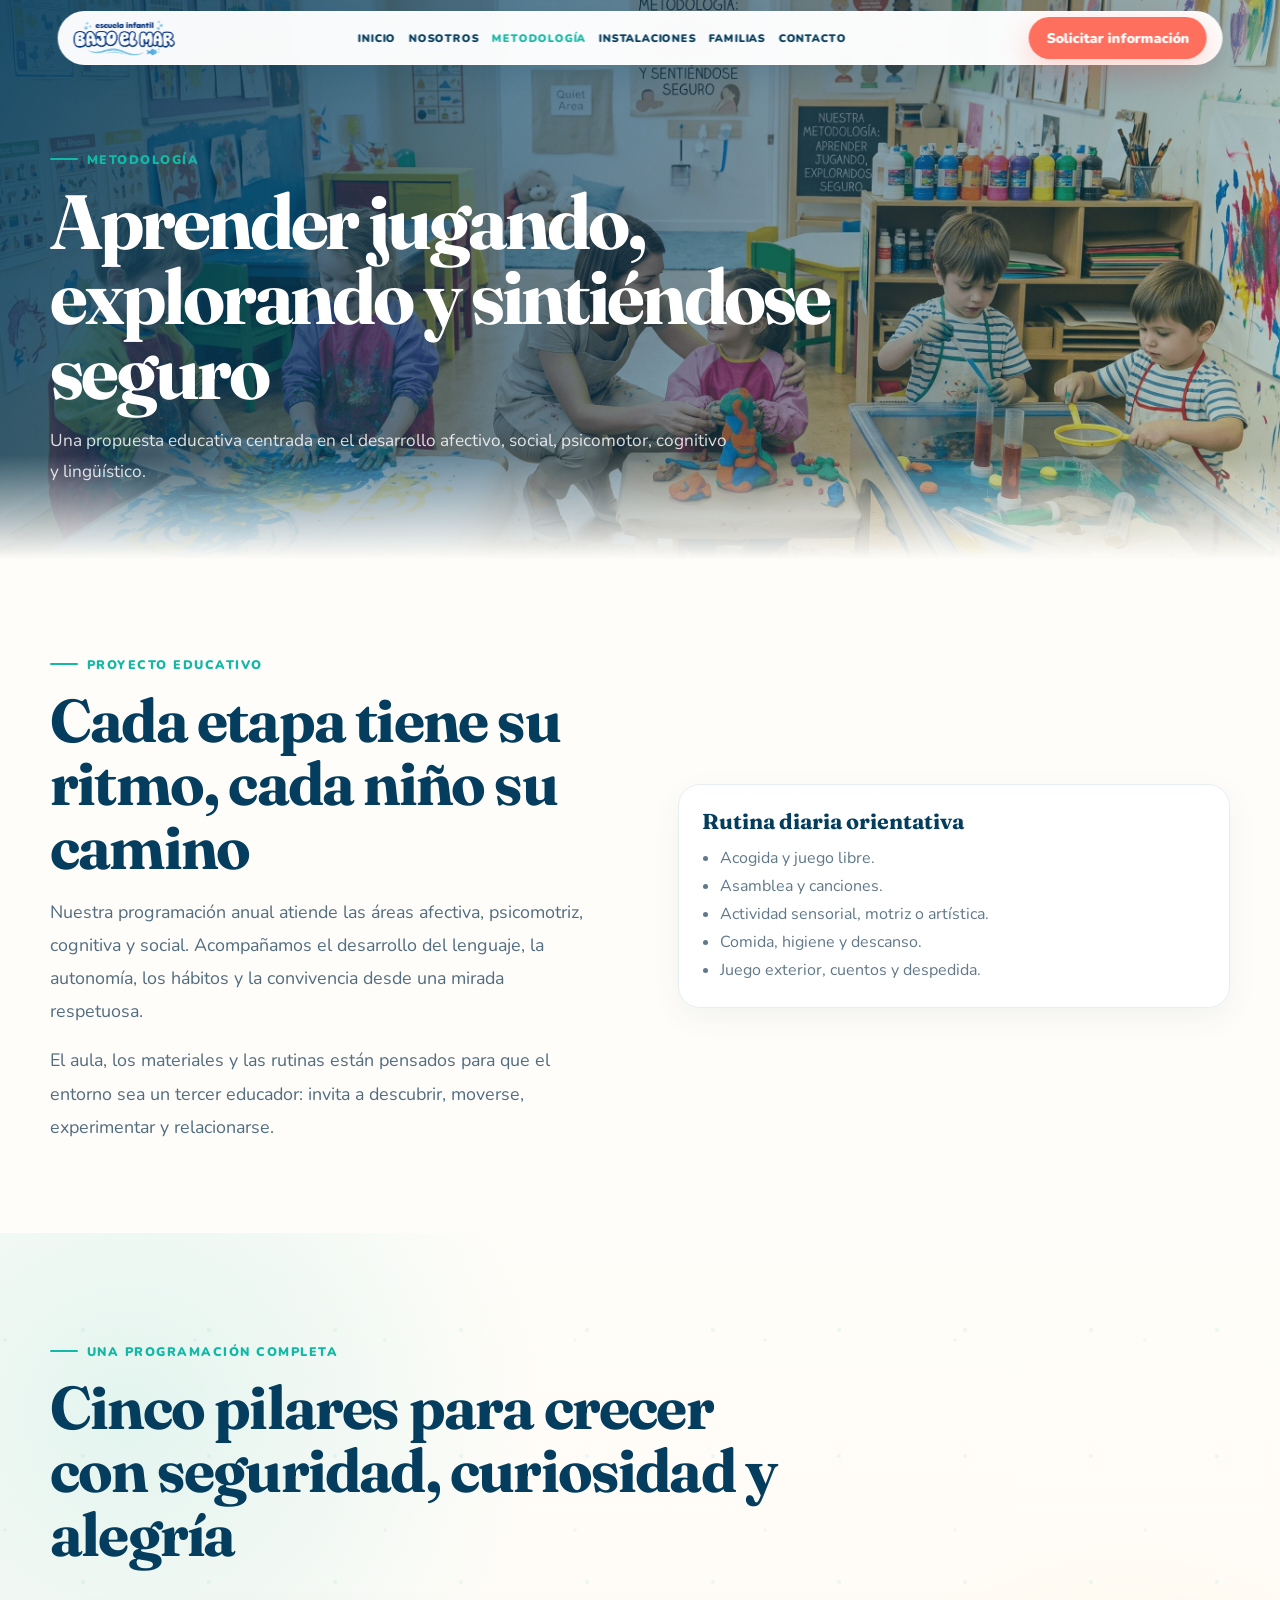
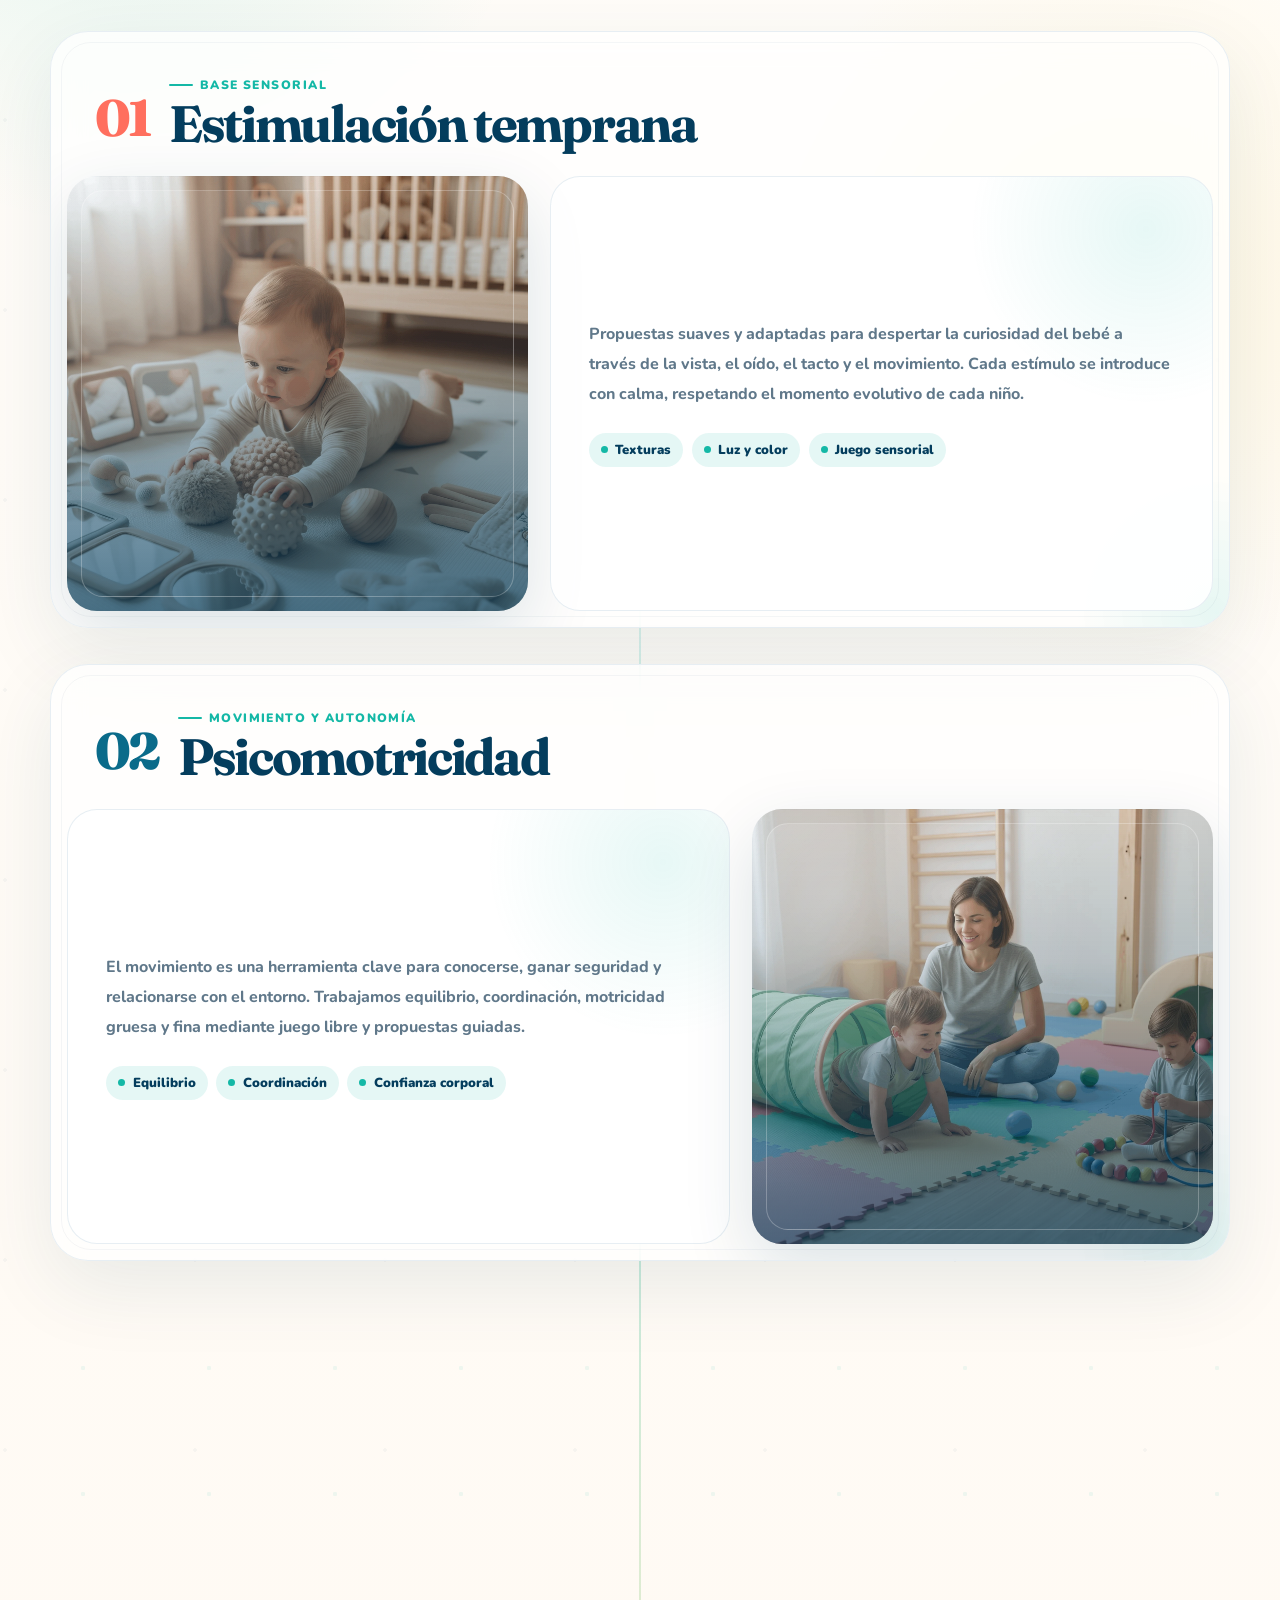
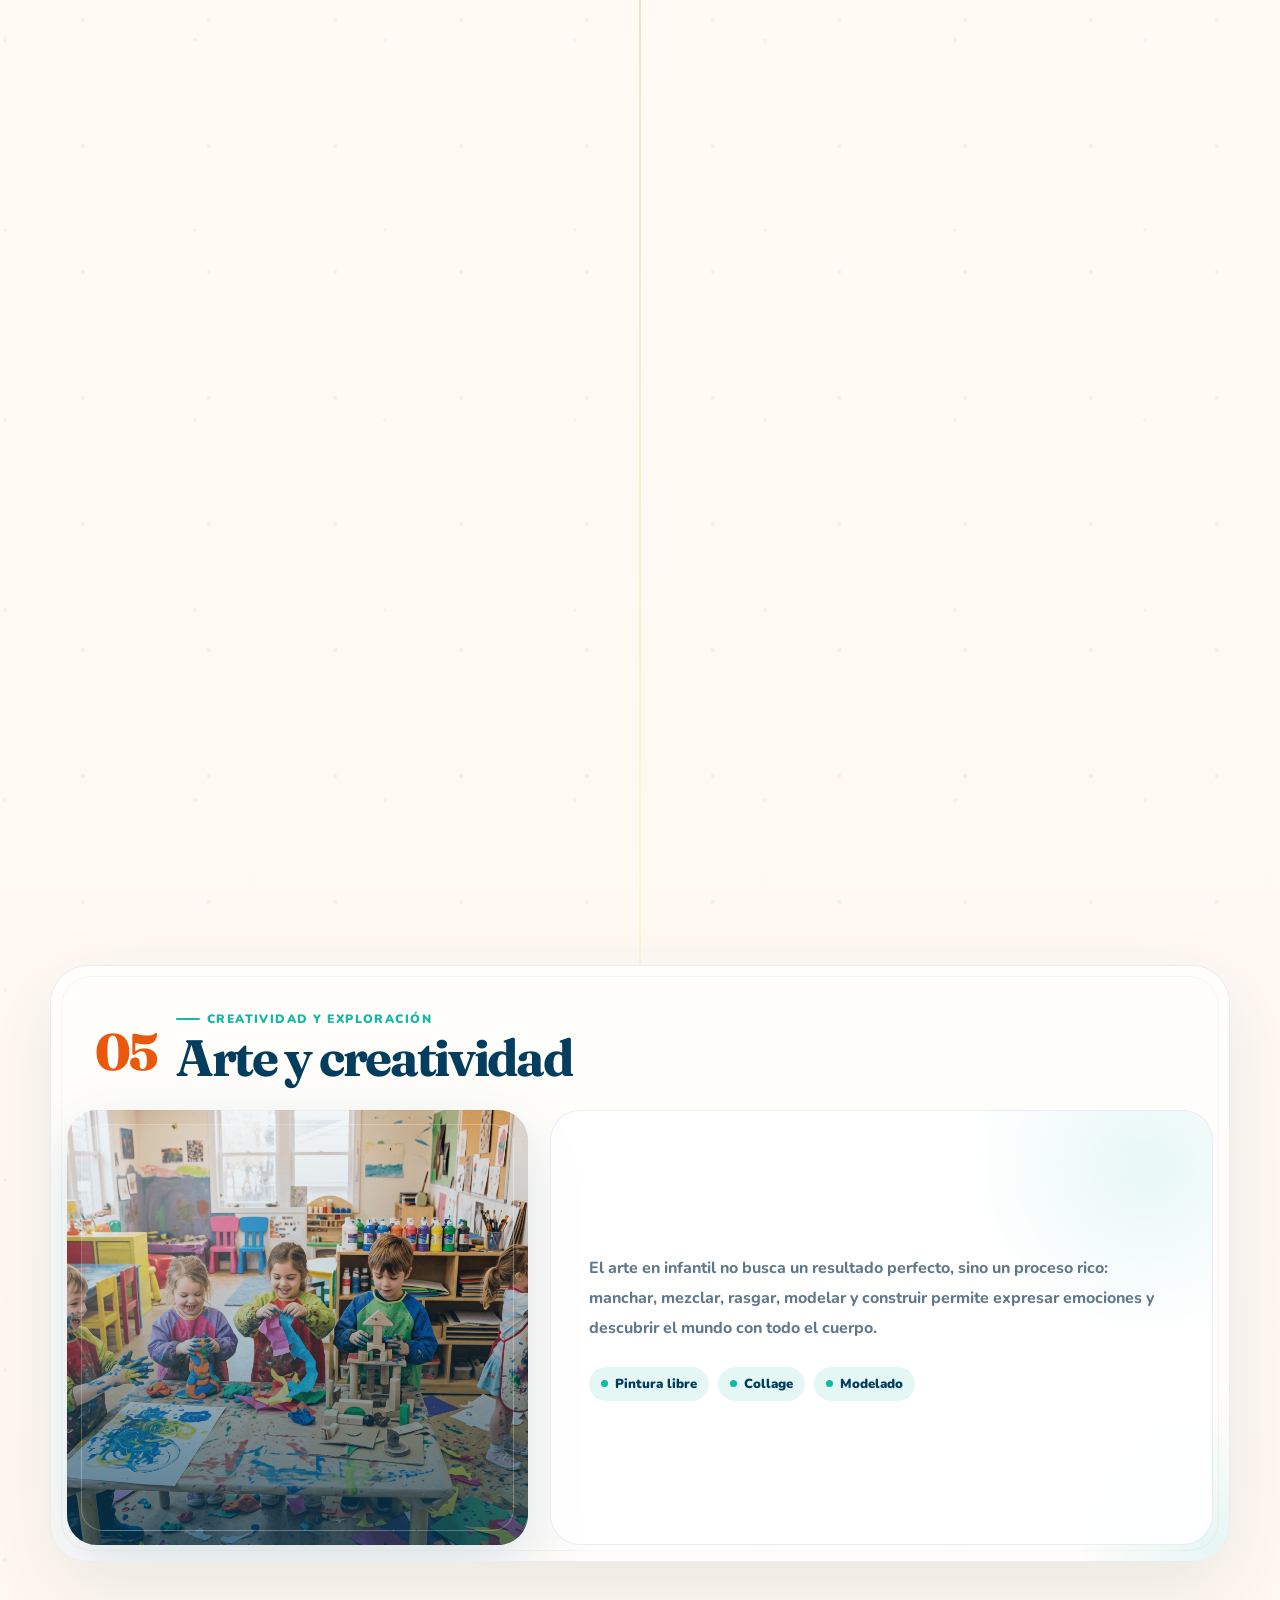
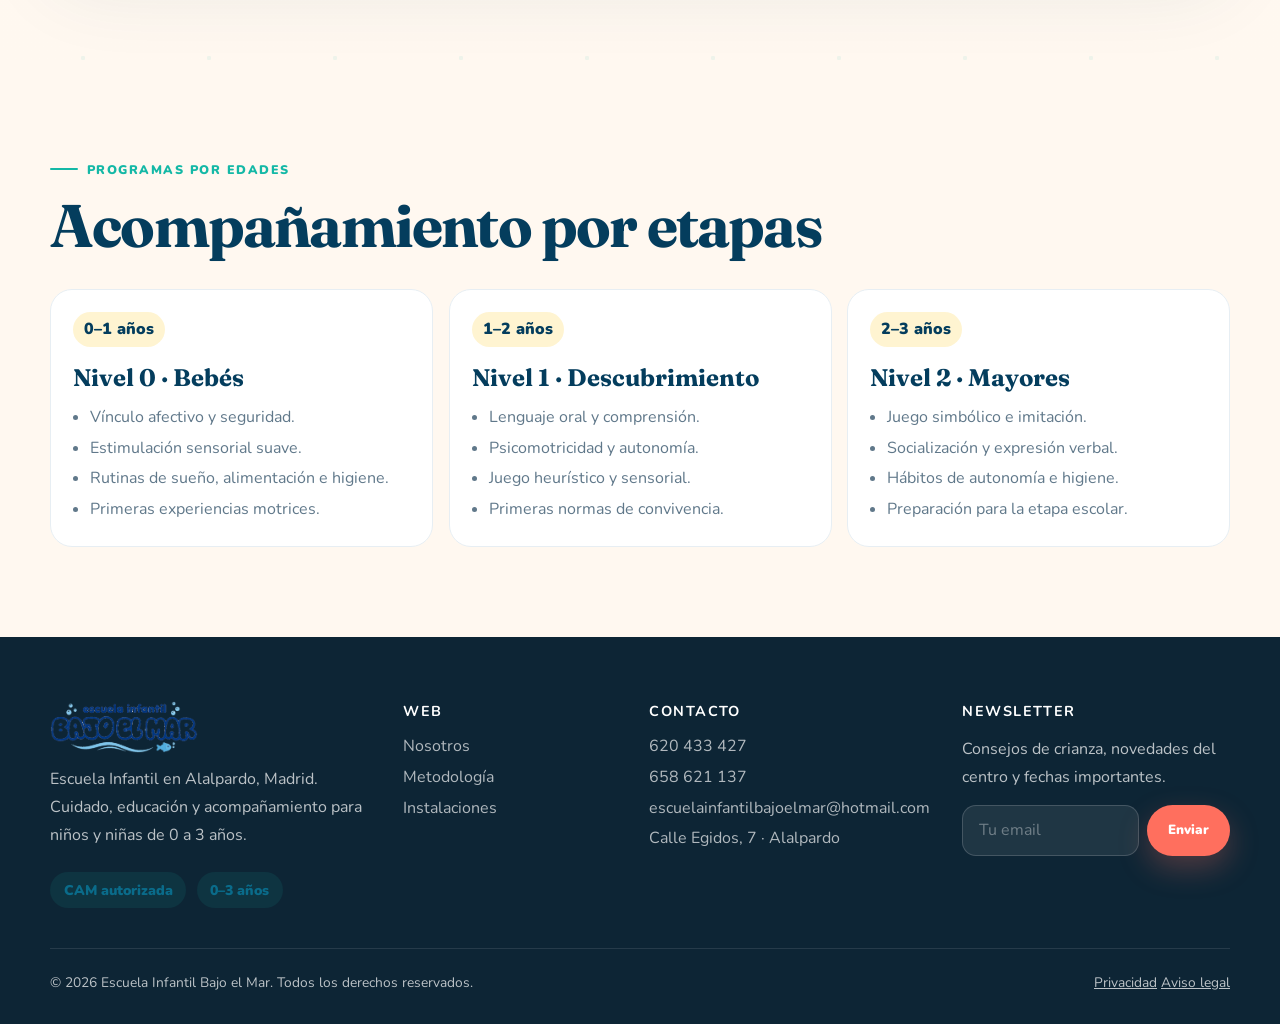
<file: metodologia.html>
<!DOCTYPE html>
<html lang="es">
<head>
  <!-- SEO técnico básico -->
  <meta charset="UTF-8">
  <meta name="viewport" content="width=device-width, initial-scale=1.0">
  <title>Metodología · Proyecto educativo Bajo el Mar</title>
  <meta name="description" content="Proyecto educativo para niños de 0 a 3 años: estimulación temprana, psicomotricidad, música, inglés y rutinas.">
  <meta name="robots" content="index, follow">
  <meta name="theme-color" content="#043D5D">

  <!-- Open Graph para compartir en redes sociales -->
  <meta property="og:title" content="Metodología · Proyecto educativo Bajo el Mar">
  <meta property="og:description" content="Proyecto educativo para niños de 0 a 3 años: estimulación temprana, psicomotricidad, música, inglés y rutinas.">
  <meta property="og:type" content="website">
  <meta property="og:image" content="assets/hero-puerta-bajo-el-mar.jpg">

  <!-- Fuentes y estilos -->
  <link rel="preconnect" href="https://fonts.googleapis.com">
  <link rel="preconnect" href="https://fonts.gstatic.com" crossorigin>
  <link href="https://fonts.googleapis.com/css2?family=Fraunces:opsz,wght@9..144,600;9..144,800&family=Nunito:wght@400;600;700;800;900;1000&display=swap" rel="stylesheet">
  <link rel="stylesheet" href="css/styles.css?v=9">

  <!-- Datos estructurados SEO local -->
  <script type="application/ld+json">
  {
    "@context": "https://schema.org",
    "@type": "ChildCare",
    "name": "Escuela Infantil Bajo el Mar",
    "image": "assets/hero-puerta-bajo-el-mar.jpg",
    "telephone": "+34 620 433 427",
    "email": "escuelainfantilbajoelmar@hotmail.com",
    "address": {
      "@type": "PostalAddress",
      "streetAddress": "Calle Egidos, 7",
      "addressLocality": "Alalpardo",
      "addressRegion": "Madrid",
      "postalCode": "28130",
      "addressCountry": "ES"
    },
    "openingHours": "Mo-Fr 06:30-17:30"
  }
  </script>
</head>
<body class="">
  <!-- Header global: aparece en todas las páginas -->
  <header class="site-header">
    <div class="header-inner">
      <a class="logo" href="index.html" aria-label="Ir a la página de inicio de Bajo el Mar">
        <img src="assets/Logo/logo_bajo_el_mar_transparent.png" alt="Escuela Infantil Bajo el Mar" class="logo-img">
      </a>

      <!-- Navegación principal -->
      <nav class="main-nav" aria-label="Navegación principal">
        <a href="index.html">Inicio</a>
        <a href="nosotros.html">Nosotros</a>
        <a href="metodologia.html" class="active">Metodología</a>
        <a href="instalaciones.html">Instalaciones</a>
        <a href="familias.html">Familias</a>
        <a href="contacto.html">Contacto</a>
      </nav>

      <!-- Accesos rápidos -->
      <div class="header-actions">
        <a class="portal" href="familias.html#portal">Portal familias</a>
        <a class="btn btn-primary" href="contacto.html">Solicitar información</a>
      </div>

      <!-- Botón móvil -->
      <button class="menu-toggle" aria-label="Abrir menú" aria-expanded="false">
        <span></span><span></span><span></span>
      </button>
    </div>
  </header>

  <main>
    <!-- PÁGINA METODOLOGÍA Y PROYECTO EDUCATIVO -->
    <section class="page-hero" style="background-image: linear-gradient(120deg, rgba(4,61,93,.9), rgba(4,61,93,.54), rgba(20,184,166,.16)), url('assets/metodologia/hero-metodologia.webp');">
      <div class="container">
        <span class="eyebrow">Metodología</span>
        <h1>Aprender jugando, explorando y sintiéndose seguro</h1>
        <p>Una propuesta educativa centrada en el desarrollo afectivo, social, psicomotor, cognitivo y lingüístico.</p>
      </div>
    </section>

    <!-- Proyecto educativo -->
    <section class="section">
      <div class="container grid-2">
        <div>
          <span class="eyebrow">Proyecto educativo</span>
          <h2 class="title">Cada etapa tiene su ritmo, cada niño su camino</h2>
          <p class="lead" style="margin-top:1rem">Nuestra programación anual atiende las áreas afectiva, psicomotriz, cognitiva y social. Acompañamos el desarrollo del lenguaje, la autonomía, los hábitos y la convivencia desde una mirada respetuosa.</p>
          <p class="lead" style="margin-top:1rem">El aula, los materiales y las rutinas están pensados para que el entorno sea un tercer educador: invita a descubrir, moverse, experimentar y relacionarse.</p>
        </div>
        <div class="card reveal">
          <h3>Rutina diaria orientativa</h3>
          <ul style="padding-left:1.1rem">
            <li>Acogida y juego libre.</li>
            <li>Asamblea y canciones.</li>
            <li>Actividad sensorial, motriz o artística.</li>
            <li>Comida, higiene y descanso.</li>
            <li>Juego exterior, cuentos y despedida.</li>
          </ul>
        </div>
      </div>
    </section>

    <!-- ================================================================
         PROGRAMA COMPLETO — Experiencia visual premium
         ================================================================ -->
    <section class="method-program-section">
      <div class="container">
        <header class="method-program-head reveal">
          <span class="eyebrow">Una programación completa</span>
          <h2 class="title">Cinco pilares para crecer con seguridad, curiosidad y alegría</h2>
        </header>

        <div class="method-program-flow" aria-label="Pilares de la programación educativa">
          <article class="method-pillar reveal">
            <div class="method-pillar-header">
              <span class="method-pillar-number">01</span>
              <div>
                <span class="method-pillar-kicker">Base sensorial</span>
                <h3>Estimulación temprana</h3>
              </div>
            </div>
            <div class="method-pillar-body">
              <figure class="method-pillar-media" style="--method-img:url('../assets/metodologia/estimulacion-temprana.webp')"></figure>
              <div class="method-pillar-copy">
                <p>Propuestas suaves y adaptadas para despertar la curiosidad del bebé a través de la vista, el oído, el tacto y el movimiento. Cada estímulo se introduce con calma, respetando el momento evolutivo de cada niño.</p>
                <div class="method-points">
                  <span>Texturas</span>
                  <span>Luz y color</span>
                  <span>Juego sensorial</span>
                </div>
              </div>
            </div>
          </article>

          <article class="method-pillar method-pillar--reverse reveal">
            <div class="method-pillar-header">
              <span class="method-pillar-number">02</span>
              <div>
                <span class="method-pillar-kicker">Movimiento y autonomía</span>
                <h3>Psicomotricidad</h3>
              </div>
            </div>
            <div class="method-pillar-body">
              <figure class="method-pillar-media" style="--method-img:url('../assets/metodologia/psicomotricidad.webp')"></figure>
              <div class="method-pillar-copy">
                <p>El movimiento es una herramienta clave para conocerse, ganar seguridad y relacionarse con el entorno. Trabajamos equilibrio, coordinación, motricidad gruesa y fina mediante juego libre y propuestas guiadas.</p>
                <div class="method-points">
                  <span>Equilibrio</span>
                  <span>Coordinación</span>
                  <span>Confianza corporal</span>
                </div>
              </div>
            </div>
          </article>

          <article class="method-pillar reveal">
            <div class="method-pillar-header">
              <span class="method-pillar-number">03</span>
              <div>
                <span class="method-pillar-kicker">Ritmo, lenguaje y emoción</span>
                <h3>Música y ritmo</h3>
              </div>
            </div>
            <div class="method-pillar-body">
              <figure class="method-pillar-media" style="--method-img:url('../assets/metodologia/musica-ritmo.webp')"></figure>
              <div class="method-pillar-copy">
                <p>La música acompaña rutinas, emociones y momentos de grupo. Canciones, instrumentos, palmas y movimiento ayudan a reforzar la atención, la memoria, el lenguaje y la expresión corporal.</p>
                <div class="method-points">
                  <span>Canciones</span>
                  <span>Instrumentos</span>
                  <span>Expresión corporal</span>
                </div>
              </div>
            </div>
          </article>

          <article class="method-pillar method-pillar--reverse reveal">
            <div class="method-pillar-header">
              <span class="method-pillar-number">04</span>
              <div>
                <span class="method-pillar-kicker">Aprendizaje natural</span>
                <h3>Inglés desde bebés</h3>
              </div>
            </div>
            <div class="method-pillar-body">
              <figure class="method-pillar-media" style="--method-img:url('../assets/metodologia/ingles-desde-bebes.webp')"></figure>
              <div class="method-pillar-copy">
                <p>Introducimos el inglés de forma natural, a través de canciones, cuentos, saludos, rutinas y juego. El objetivo es familiarizar el oído y vivir el idioma como parte del día a día, sin presión.</p>
                <div class="method-points">
                  <span>Cuentos</span>
                  <span>Canciones</span>
                  <span>Rutinas diarias</span>
                </div>
              </div>
            </div>
          </article>

          <article class="method-pillar reveal">
            <div class="method-pillar-header">
              <span class="method-pillar-number">05</span>
              <div>
                <span class="method-pillar-kicker">Creatividad y exploración</span>
                <h3>Arte y creatividad</h3>
              </div>
            </div>
            <div class="method-pillar-body">
              <figure class="method-pillar-media" style="--method-img:url('../assets/metodologia/arte-creatividad.webp')"></figure>
              <div class="method-pillar-copy">
                <p>El arte en infantil no busca un resultado perfecto, sino un proceso rico: manchar, mezclar, rasgar, modelar y construir permite expresar emociones y descubrir el mundo con todo el cuerpo.</p>
                <div class="method-points">
                  <span>Pintura libre</span>
                  <span>Collage</span>
                  <span>Modelado</span>
                </div>
              </div>
            </div>
          </article>
        </div>
      </div>
    </section>

    <!-- Programas por edades -->
    <section class="section soft">
      <div class="container">
        <span class="eyebrow">Programas por edades</span>
        <h2 class="title">Acompañamiento por etapas</h2>
        <div class="program-tabs">
          <article class="program reveal">
            <span class="age">0–1 años</span>
            <h3>Nivel 0 · Bebés</h3>
            <ul>
              <li>Vínculo afectivo y seguridad.</li>
              <li>Estimulación sensorial suave.</li>
              <li>Rutinas de sueño, alimentación e higiene.</li>
              <li>Primeras experiencias motrices.</li>
            </ul>
          </article>
          <article class="program reveal">
            <span class="age">1–2 años</span>
            <h3>Nivel 1 · Descubrimiento</h3>
            <ul>
              <li>Lenguaje oral y comprensión.</li>
              <li>Psicomotricidad y autonomía.</li>
              <li>Juego heurístico y sensorial.</li>
              <li>Primeras normas de convivencia.</li>
            </ul>
          </article>
          <article class="program reveal">
            <span class="age">2–3 años</span>
            <h3>Nivel 2 · Mayores</h3>
            <ul>
              <li>Juego simbólico e imitación.</li>
              <li>Socialización y expresión verbal.</li>
              <li>Hábitos de autonomía e higiene.</li>
              <li>Preparación para la etapa escolar.</li>
            </ul>
          </article>
        </div>
      </div>
    </section>
  </main>

  <!-- Footer global con SEO local y enlaces de confianza -->
  <footer class="site-footer">
    <div class="container footer-grid">
      <div class="footer-col">
        <div class="footer-logo">
          <img src="assets/Logo/logo_bajo_el_mar_transparent.png" alt="Escuela Infantil Bajo el Mar" class="footer-logo-img" style="height: 52px; width: auto; display: block; margin-bottom: 0.5rem;">
        </div>
        <p>Escuela Infantil en Alalpardo, Madrid. Cuidado, educación y acompañamiento para niños y niñas de 0 a 3 años.</p>
        <div class="chips">
          <span class="chip">CAM autorizada</span>
          <span class="chip">0–3 años</span>
        </div>
      </div>
      <div class="footer-col">
        <h3>Web</h3>
        <a href="nosotros.html">Nosotros</a>
        <a href="metodologia.html">Metodología</a>
        <a href="instalaciones.html">Instalaciones</a>
      </div>
      <div class="footer-col">
        <h3>Contacto</h3>
        <a href="tel:620433427">620 433 427</a>
        <a href="tel:658621137">658 621 137</a>
        <a href="mailto:escuelainfantilbajoelmar@hotmail.com">escuelainfantilbajoelmar@hotmail.com</a>
        <a href="contacto.html#mapa">Calle Egidos, 7 · Alalpardo</a>
      </div>
      <div class="footer-col">
        <h3>Newsletter</h3>
        <p>Consejos de crianza, novedades del centro y fechas importantes.</p>
        <form class="newsletter" action="https://formsubmit.co/escuelainfantilbajoelmar@hotmail.com" method="post">
          <input type="hidden" name="_subject" value="Suscripción Newsletter - Bajo el Mar">
          <input type="hidden" name="_captcha" value="false">
          <input type="email" name="email" placeholder="Tu email" aria-label="Email newsletter" required>
          <button class="btn btn-primary" type="submit">Enviar</button>
        </form>
      </div>
    </div>
    <div class="container footer-bottom">
      <div class="footer-copy">© 2026 Escuela Infantil Bajo el Mar. Todos los derechos reservados.</div>
      <div class="footer-legal">
        <a href="privacidad.html">Privacidad</a>
        <a href="aviso-legal.html">Aviso legal</a>
      </div>
    </div>
  </footer>

  <!-- Scripts -->
  <script src="js/main.js"></script>
</body>
</html>
</file>
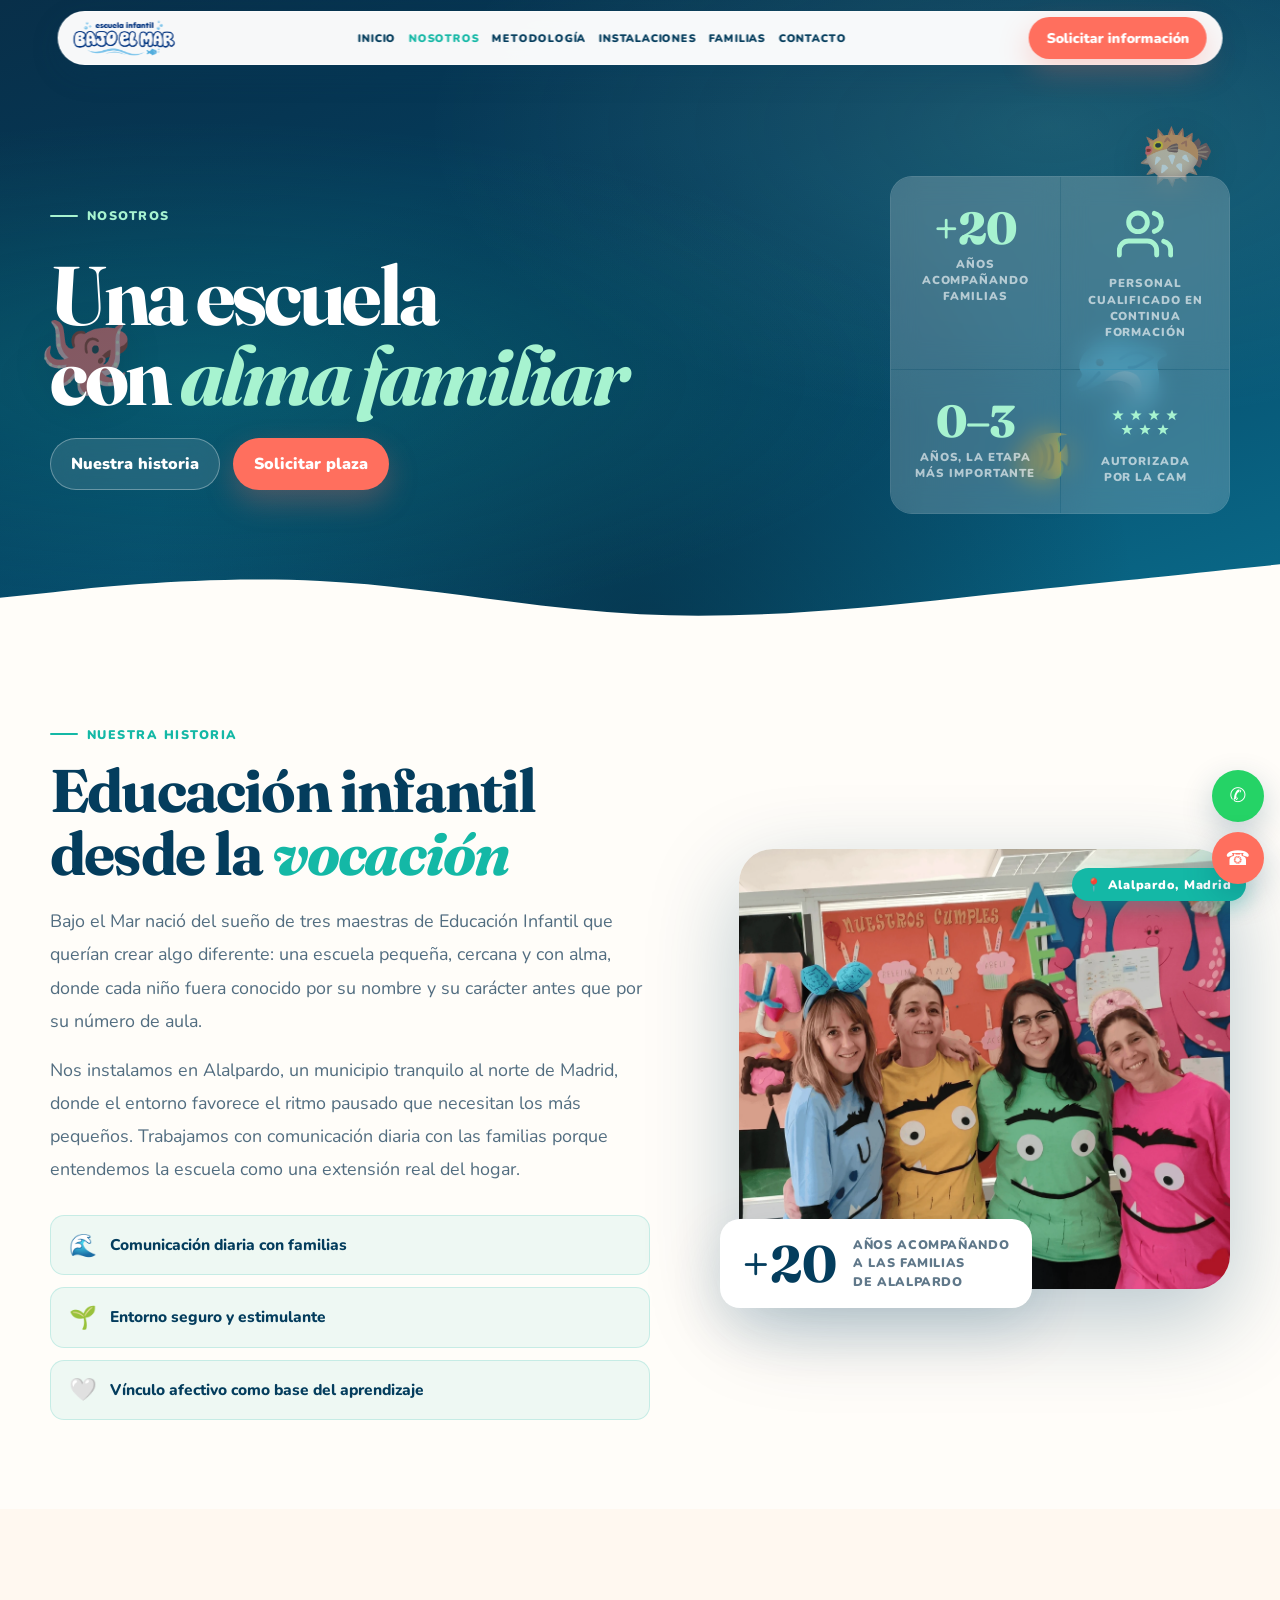
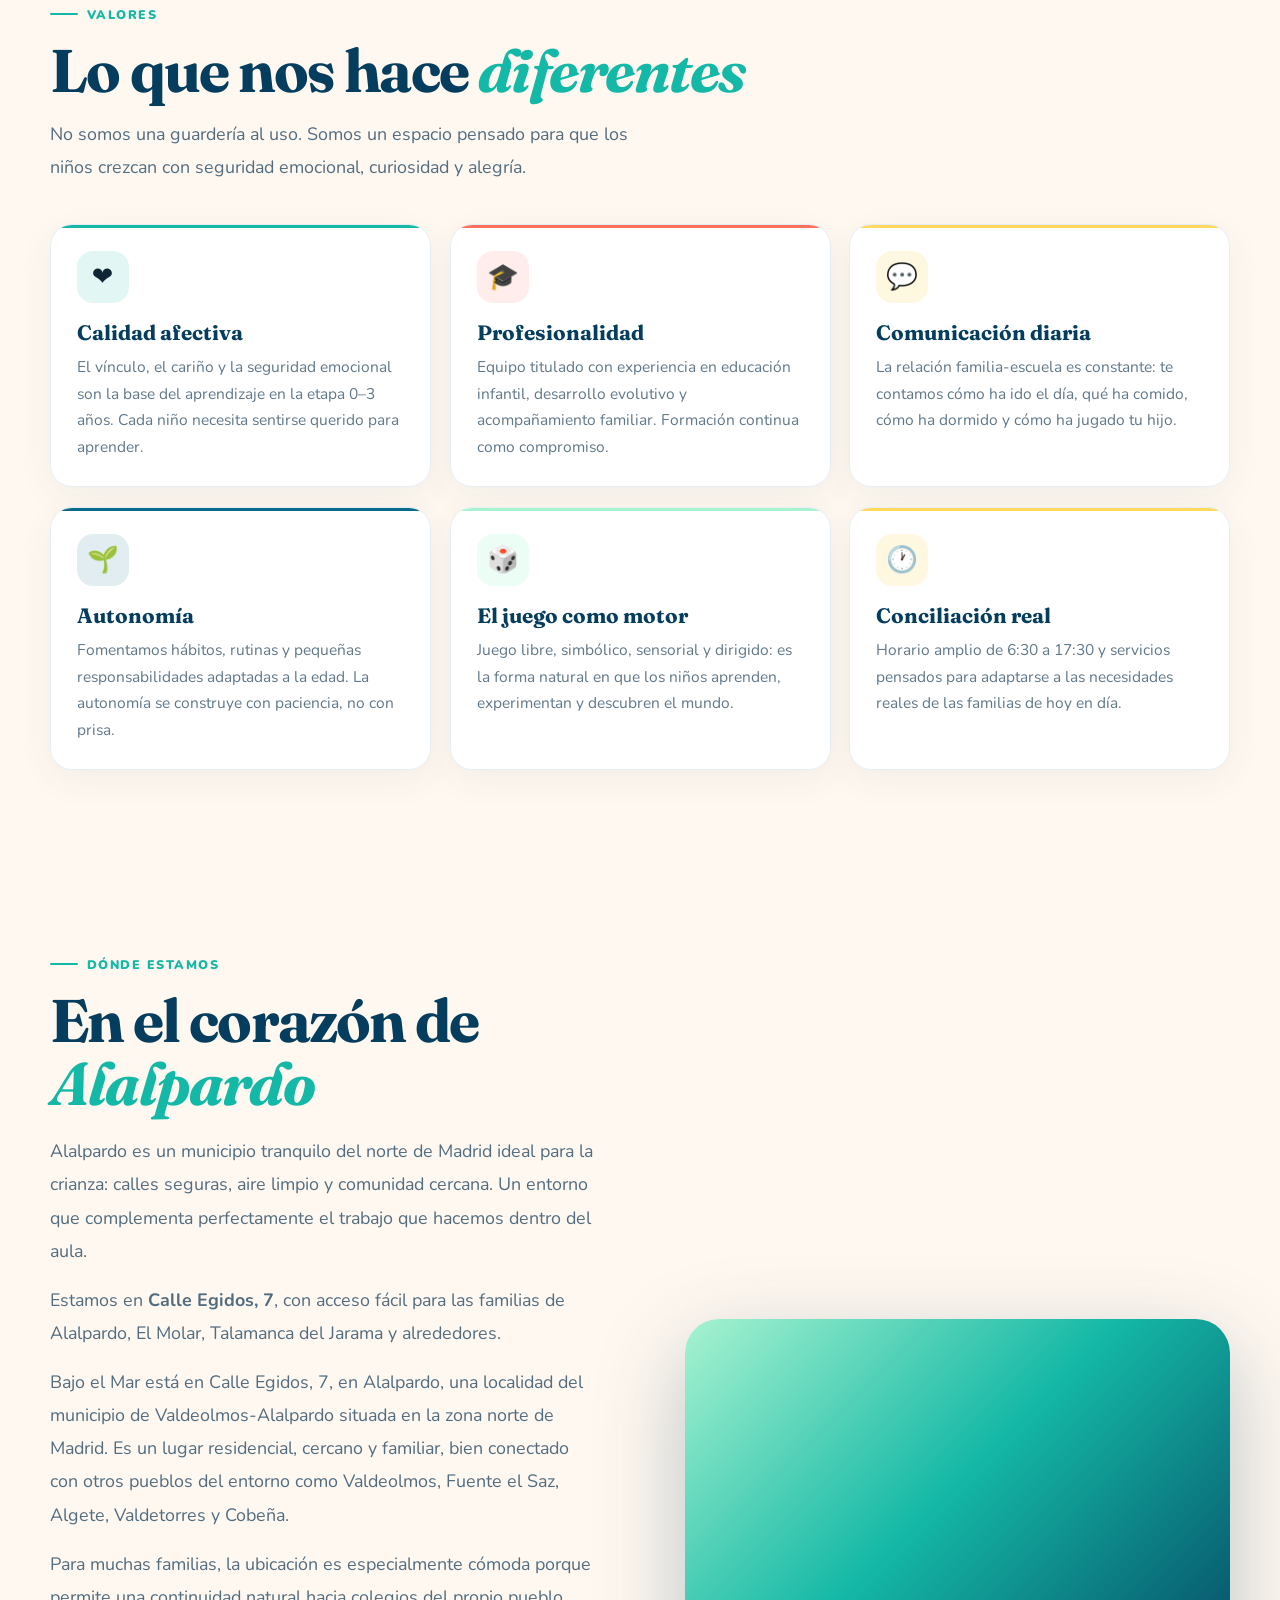
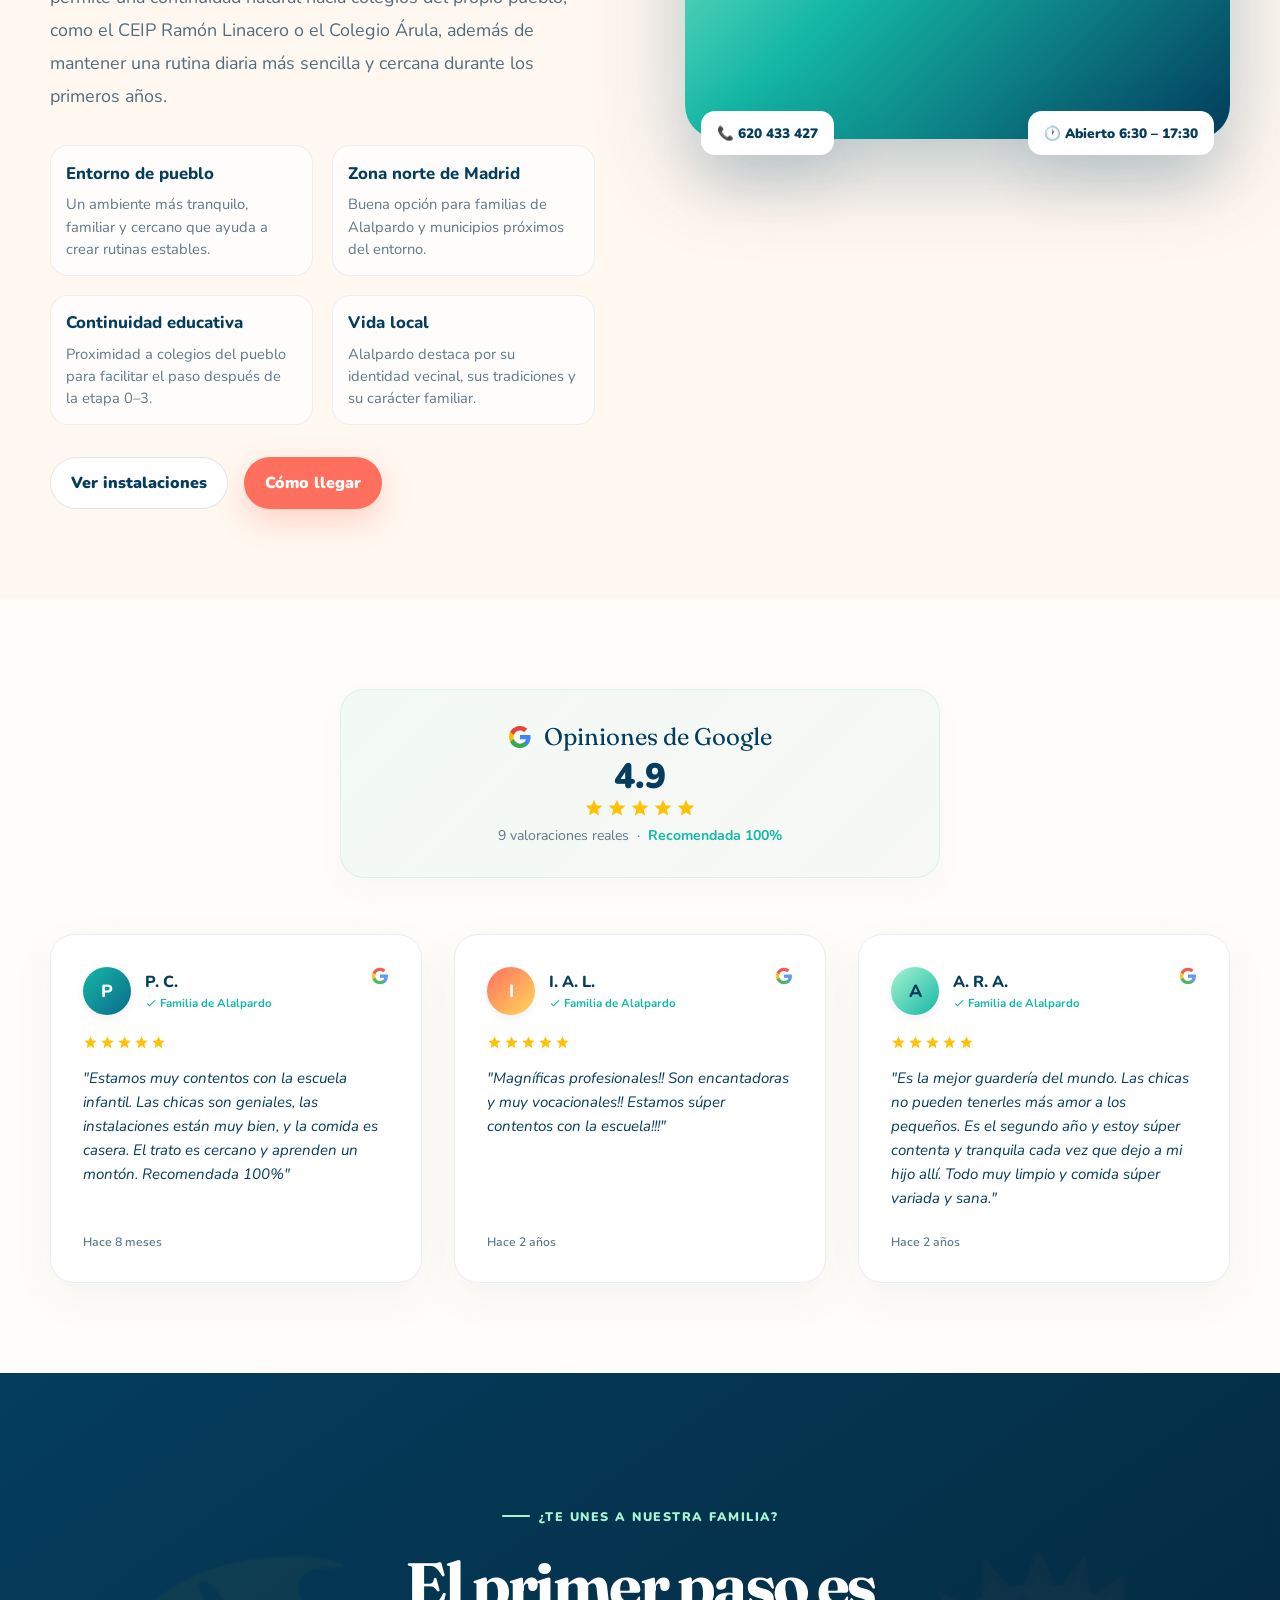
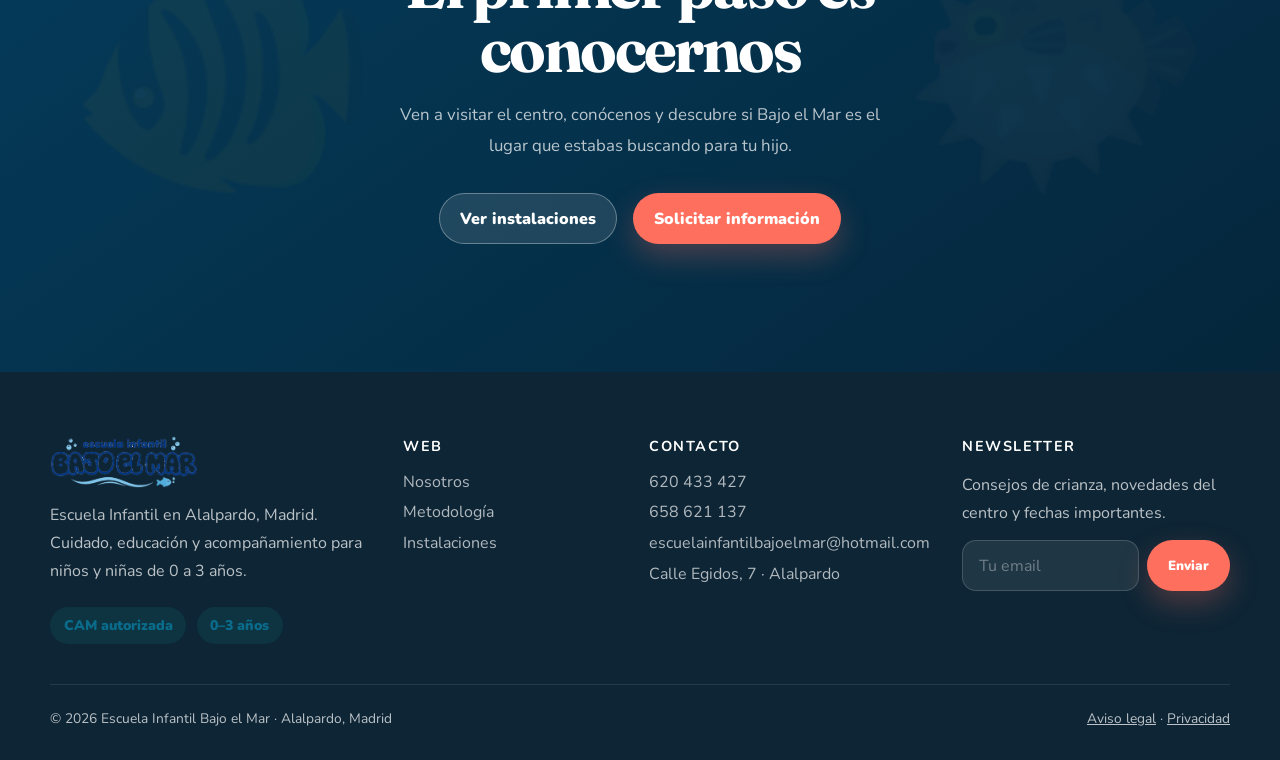
<file: nosotros.html>
<!DOCTYPE html>
<html lang="es">
<head>
  <!-- SEO técnico básico -->
  <meta charset="UTF-8">
  <meta name="viewport" content="width=device-width, initial-scale=1.0">
  <title>Nosotros · Escuela Infantil Bajo el Mar</title>
  <meta name="description" content="Conoce la historia y los valores de la Escuela Infantil Bajo el Mar en Alalpardo. Más de 20 años educando con vocación a niños de 0 a 3 años.">
  <meta name="robots" content="index, follow">
  <meta name="theme-color" content="#043D5D">

  <!-- Open Graph -->
  <meta property="og:title" content="Nosotros · Escuela Infantil Bajo el Mar">
  <meta property="og:description" content="Conoce la historia y los valores de la Escuela Infantil Bajo el Mar en Alalpardo.">
  <meta property="og:type" content="website">
  <meta property="og:image" content="assets/hero-puerta-bajo-el-mar.jpg">

  <!-- Fuentes -->
  <link rel="preconnect" href="https://fonts.googleapis.com">
  <link rel="preconnect" href="https://fonts.gstatic.com" crossorigin>
  <link href="https://fonts.googleapis.com/css2?family=Fraunces:opsz,wght@9..144,600;9..144,800&family=Nunito:wght@400;600;700;800;900;1000&display=swap" rel="stylesheet">
  <link rel="stylesheet" href="css/styles.css?v=10">

  <!-- Datos estructurados SEO local -->
  <script type="application/ld+json">
  {
    "@context": "https://schema.org",
    "@type": "ChildCare",
    "name": "Escuela Infantil Bajo el Mar",
    "image": "assets/hero-puerta-bajo-el-mar.jpg",
    "telephone": "+34 620 433 427",
    "email": "escuelainfantilbajoelmar@hotmail.com",
    "address": {
      "@type": "PostalAddress",
      "streetAddress": "Calle Egidos, 7",
      "addressLocality": "Alalpardo",
      "addressRegion": "Madrid",
      "postalCode": "28130",
      "addressCountry": "ES"
    },
    "openingHours": "Mo-Fr 06:30-17:30"
  }
  </script>
  <style>
    /* Google Reviews Premium Styling - Nosotros Page */
    .google-reviews-hub {
      display: flex;
      flex-direction: column;
      align-items: center;
      text-align: center;
      margin-bottom: 3.5rem;
      background: linear-gradient(135deg, rgba(20,184,166,0.05) 0%, rgba(10,107,138,0.03) 100%);
      border: 1px solid rgba(20,184,166,0.12);
      border-radius: 24px;
      padding: 2rem;
      max-width: 600px;
      margin-left: auto;
      margin-right: auto;
      box-shadow: 0 10px 30px rgba(4,61,93,0.03);
    }
    .google-reviews-hub-title {
      font-family: "Fraunces", Georgia, serif;
      font-size: 1.5rem;
      color: var(--deep);
      margin-bottom: 0.5rem;
      display: flex;
      align-items: center;
      gap: 0.75rem;
      justify-content: center;
    }
    .google-rating-score {
      font-size: 2.2rem;
      font-weight: 1000;
      color: var(--deep);
      line-height: 1;
      margin-bottom: 0.25rem;
    }
    .stars-row {
      display: flex;
      justify-content: center;
      gap: 3px;
      margin-bottom: 0.5rem;
    }
    .stars-row svg {
      width: 20px;
      height: 20px;
      fill: #FFC107; /* Material Gold */
    }
    .google-reviews-meta {
      font-size: 0.88rem;
      color: var(--muted);
      display: flex;
      align-items: center;
      gap: 0.5rem;
      justify-content: center;
    }

    /* Cards Grid */
    .nos-test-grid-google {
      display: grid;
      grid-template-columns: repeat(3, 1fr);
      gap: 2rem;
      margin-top: 2rem;
    }
    .google-review-card {
      background: #ffffff;
      border: 1px solid var(--line);
      border-radius: 24px;
      padding: 2rem;
      box-shadow: 0 15px 45px rgba(4,61,93,0.05);
      position: relative;
      transition: all 0.3s cubic-bezier(0.16, 1, 0.3, 1);
      display: flex;
      flex-direction: column;
      justify-content: space-between;
    }
    .google-review-card:hover {
      transform: translateY(-8px);
      box-shadow: 0 20px 50px rgba(4,61,93,0.1);
      border-color: rgba(20,184,166,0.3);
    }
    .google-review-top {
      display: flex;
      justify-content: space-between;
      align-items: flex-start;
      margin-bottom: 1.25rem;
    }
    .google-reviewer-profile {
      display: flex;
      align-items: center;
      gap: 0.85rem;
    }
    .google-avatar {
      width: 48px;
      height: 48px;
      border-radius: 50%;
      color: #ffffff;
      display: grid;
      place-items: center;
      font-weight: 800;
      font-size: 1.1rem;
      text-transform: uppercase;
      box-shadow: 0 4px 10px rgba(0,0,0,0.06);
    }
    .google-avatar-p { background: linear-gradient(135deg, var(--teal) 0%, var(--mid) 100%); }
    .google-avatar-i { background: linear-gradient(135deg, var(--coral) 0%, var(--yellow) 100%); }
    .google-avatar-a { background: linear-gradient(135deg, var(--foam) 0%, var(--teal) 100%); color: var(--deep); }
    .google-avatar-b { background: linear-gradient(135deg, var(--mid) 0%, var(--deep) 100%); }
    .google-avatar-y { background: linear-gradient(135deg, var(--yellow) 0%, var(--coral) 100%); color: var(--deep); }
    .google-avatar-v { background: linear-gradient(135deg, var(--teal) 0%, var(--foam) 100%); }

    .google-reviewer-info h4 {
      font-size: 1rem;
      font-weight: 800;
      color: var(--deep);
      margin: 0;
    }
    .google-verified-badge {
      font-size: 0.72rem;
      color: var(--teal);
      font-weight: 700;
      display: flex;
      align-items: center;
      gap: 0.2rem;
      margin-top: 0.15rem;
    }
    .google-card-logo {
      opacity: 0.85;
      transition: opacity 0.2s;
    }
    .google-review-card:hover .google-card-logo {
      opacity: 1;
    }
    .google-card-stars {
      display: flex;
      gap: 2px;
      margin-bottom: 1rem;
    }
    .google-card-stars svg {
      width: 15px;
      height: 15px;
      fill: #FFC107;
    }
    .google-review-text {
      font-size: 0.94rem;
      line-height: 1.6;
      color: var(--deep);
      margin: 0 0 1.5rem 0;
      flex-grow: 1;
      font-style: italic;
    }
    .google-review-date {
      font-size: 0.76rem;
      color: var(--muted);
      font-weight: 600;
    }

    @media (max-width: 991px) {
      .nos-test-grid-google {
        grid-template-columns: 1fr 1fr;
      }
    }
    @media (max-width: 767px) {
      .nos-test-grid-google {
        grid-template-columns: 1fr;
      }
    }
  </style>
</head>
<body>

  <!-- Header global -->
  <header class="site-header">
    <div class="header-inner">
      <a class="logo" href="index.html" aria-label="Ir a la página de inicio de Bajo el Mar">
        <img src="assets/Logo/logo_bajo_el_mar_transparent.png" alt="Escuela Infantil Bajo el Mar" class="logo-img">
      </a>
      <nav class="main-nav" aria-label="Navegación principal">
        <a href="index.html">Inicio</a>
        <a href="nosotros.html" class="active">Nosotros</a>
        <a href="metodologia.html">Metodología</a>
        <a href="instalaciones.html">Instalaciones</a>
        <a href="familias.html">Familias</a>
        <a href="contacto.html">Contacto</a>
      </nav>
      <div class="header-actions">
        <a class="portal" href="familias.html#portal">Portal familias</a>
        <a class="btn btn-primary" href="contacto.html">Solicitar información</a>
      </div>
      <button class="menu-toggle" aria-label="Abrir menú" aria-expanded="false">
        <span></span><span></span><span></span>
      </button>
    </div>
  </header>

  <main>

    <!-- ═══════════════════════════════════════════
         HERO — Inmersivo con fondo marino
         ═══════════════════════════════════════════ -->
    <section class="nos-hero">
      <div class="nos-hero-bg" aria-hidden="true">
        <div class="nos-hero-gradient"></div>
        <div class="nos-hero-bubbles">
          <span class="nos-bubble nb-1"></span>
          <span class="nos-bubble nb-2"></span>
          <span class="nos-bubble nb-3"></span>
          <span class="nos-bubble nb-4"></span>
          <span class="nos-bubble nb-5"></span>
        </div>
        <div class="nos-hero-animals" aria-hidden="true">
          <span class="nha nha-1">🐡</span>
          <span class="nha nha-2">🐙</span>
          <span class="nha nha-3">🐠</span>
          <span class="nha nha-4">🐬</span>
        </div>
      </div>
      <div class="container nos-hero-inner">
        <div class="nos-hero-copy">
          <span class="eyebrow" style="color:var(--foam)">Nosotros</span>
          <h1 class="nos-hero-title">Una escuela<br>con <em>alma familiar</em></h1>
          <div class="nos-hero-actions">
            <a class="btn btn-ghost" href="#historia">Nuestra historia</a>
            <a class="btn btn-primary" href="contacto.html">Solicitar plaza</a>
          </div>
        </div>
        <div class="nos-hero-stats" aria-label="Cifras clave">
          <div class="nos-stat reveal">
            <strong>+20</strong>
            <span>Años acompañando familias</span>
          </div>
          <div class="nos-stat reveal" style="display: flex; flex-direction: column; justify-content: center; align-items: center;">
            <svg viewBox="0 0 24 24" style="width: clamp(48px, 6vw, 56px); height: auto; margin-bottom: 0.5rem; display: block; fill: none; stroke: var(--foam); stroke-width: 2.1; stroke-linecap: round; stroke-linejoin: round;" aria-hidden="true">
              <path d="M17 21v-2a4 4 0 0 0-4-4H5a4 4 0 0 0-4 4v2"></path>
              <circle cx="9" cy="7" r="4"></circle>
              <path d="M23 21v-2a4 4 0 0 0-3-3.87"></path>
              <path d="M16 3.13a4 4 0 0 1 0 7.75"></path>
            </svg>
            <span>Personal cualificado en continua formación</span>
          </div>
          <div class="nos-stat reveal">
            <strong>0–3</strong>
            <span>Años, la etapa más importante</span>
          </div>
          <div class="nos-stat reveal" style="display: flex; flex-direction: column; justify-content: center; align-items: center;">
            <svg viewBox="0 0 100 50" class="cam-stars-logo" style="width: clamp(70px, 9vw, 90px); height: auto; margin-bottom: 0.2rem; display: block;" aria-hidden="true">
              <defs>
                <polygon id="star" points="0,-6 1.76,-1.85 6.27,-1.85 2.62,1.23 4.02,5.65 0,2.94 -4.02,5.65 -2.62,1.23 -6.27,-1.85 -1.76,-1.85" fill="currentColor"/>
              </defs>
              <g color="var(--foam)">
                <use href="#star" x="20" y="18"/>
                <use href="#star" x="40" y="18"/>
                <use href="#star" x="60" y="18"/>
                <use href="#star" x="80" y="18"/>
                <use href="#star" x="30" y="34"/>
                <use href="#star" x="50" y="34"/>
                <use href="#star" x="70" y="34"/>
              </g>
            </svg>
            <span>Autorizada por la CAM</span>
          </div>
        </div>
      </div>
      <div class="nos-hero-wave" aria-hidden="true">
        <svg viewBox="0 0 1440 96" fill="none" xmlns="http://www.w3.org/2000/svg" preserveAspectRatio="none">
          <path d="M0 64L60 58.7C120 53 240 43 360 48C480 53 600 75 720 80C840 85 960 75 1080 64C1200 53 1320 43 1380 37.3L1440 32V96H1380C1320 96 1200 96 1080 96C960 96 840 96 720 96C600 96 480 96 360 96C240 96 120 96 60 96H0V64Z" fill="var(--cream)"/>
        </svg>
      </div>
    </section>

    <!-- ═══════════════════════════════════════════
         HISTORIA — Texto + imagen con badge
         ═══════════════════════════════════════════ -->
    <section class="section" id="historia">
      <div class="container nos-story-grid">
        <div class="nos-story-copy reveal">
          <span class="eyebrow">Nuestra historia</span>
          <h2 class="title">Educación infantil<br>desde la <em>vocación</em></h2>
          <p class="lead" style="margin-top:1.2rem">Bajo el Mar nació del sueño de tres maestras de Educación Infantil que querían crear algo diferente: una escuela pequeña, cercana y con alma, donde cada niño fuera conocido por su nombre y su carácter antes que por su número de aula.</p>
          <p class="lead" style="margin-top:1rem">Nos instalamos en Alalpardo, un municipio tranquilo al norte de Madrid, donde el entorno favorece el ritmo pausado que necesitan los más pequeños. Trabajamos con comunicación diaria con las familias porque entendemos la escuela como una extensión real del hogar.</p>
          <div class="nos-story-pillars">
            <div class="nos-story-pill">
              <span>🌊</span>
              <p>Comunicación diaria con familias</p>
            </div>
            <div class="nos-story-pill">
              <span>🌱</span>
              <p>Entorno seguro y estimulante</p>
            </div>
            <div class="nos-story-pill">
              <span>🤍</span>
              <p>Vínculo afectivo como base del aprendizaje</p>
            </div>
          </div>
        </div>
        <div class="nos-story-visual reveal">
          <div class="nos-story-img" role="img" aria-label="Foto del equipo de la Escuela Infantil Bajo el Mar" style="background: url('assets/nosotros/equipo.webp?v=2') no-repeat center / cover !important;">
          </div>
          <div class="nos-story-badge">
            <strong>+20</strong>
            <span>años acompañando<br>a las familias<br>de Alalpardo</span>
          </div>
          <div class="nos-story-tag">📍 Alalpardo, Madrid</div>
        </div>
      </div>
    </section>

    <!-- ═══════════════════════════════════════════
         VALORES — Grid visual con iconos
         ═══════════════════════════════════════════ -->
    <section class="section soft" id="valores">
      <div class="container">
        <div class="nos-values-head reveal">
          <span class="eyebrow">Valores</span>
          <h2 class="title">Lo que nos hace <em>diferentes</em></h2>
          <p class="lead" style="margin-top:1rem;max-width:620px">No somos una guardería al uso. Somos un espacio pensado para que los niños crezcan con seguridad emocional, curiosidad y alegría.</p>
        </div>
        <div class="nos-values-grid">
          <article class="nos-value-card reveal" style="--card-accent:var(--teal)">
            <div class="nos-value-icon" style="background:rgba(20,184,166,.12)">❤️</div>
            <h3>Calidad afectiva</h3>
            <p>El vínculo, el cariño y la seguridad emocional son la base del aprendizaje en la etapa 0–3 años. Cada niño necesita sentirse querido para aprender.</p>
          </article>
          <article class="nos-value-card reveal" style="--card-accent:var(--coral)">
            <div class="nos-value-icon" style="background:rgba(255,111,94,.12)">🎓</div>
            <h3>Profesionalidad</h3>
            <p>Equipo titulado con experiencia en educación infantil, desarrollo evolutivo y acompañamiento familiar. Formación continua como compromiso.</p>
          </article>
          <article class="nos-value-card reveal" style="--card-accent:#FFD85C">
            <div class="nos-value-icon" style="background:rgba(255,216,92,.18)">💬</div>
            <h3>Comunicación diaria</h3>
            <p>La relación familia‑escuela es constante: te contamos cómo ha ido el día, qué ha comido, cómo ha dormido y cómo ha jugado tu hijo.</p>
          </article>
          <article class="nos-value-card reveal" style="--card-accent:var(--mid)">
            <div class="nos-value-icon" style="background:rgba(10,107,138,.12)">🌱</div>
            <h3>Autonomía</h3>
            <p>Fomentamos hábitos, rutinas y pequeñas responsabilidades adaptadas a la edad. La autonomía se construye con paciencia, no con prisa.</p>
          </article>
          <article class="nos-value-card reveal" style="--card-accent:var(--foam)">
            <div class="nos-value-icon" style="background:rgba(167,243,208,.22)">🎲</div>
            <h3>El juego como motor</h3>
            <p>Juego libre, simbólico, sensorial y dirigido: es la forma natural en que los niños aprenden, experimentan y descubren el mundo.</p>
          </article>
          <article class="nos-value-card reveal" style="--card-accent:var(--yellow)">
            <div class="nos-value-icon" style="background:rgba(255,216,92,.18)">🕐</div>
            <h3>Conciliación real</h3>
            <p>Horario amplio de 6:30 a 17:30 y servicios pensados para adaptarse a las necesidades reales de las familias de hoy en día.</p>
          </article>
        </div>
      </div>
    </section>



    <!-- ═══════════════════════════════════════════
         NUESTRO ENTORNO — Alalpardo
         ═══════════════════════════════════════════ -->
    <section class="section soft" id="entorno">
      <div class="container nos-place-grid">
        <div class="nos-place-copy reveal">
          <span class="eyebrow">Dónde estamos</span>
          <h2 class="title">En el corazón de<br><em>Alalpardo</em></h2>
          <p class="lead" style="margin-top:1.2rem">Alalpardo es un municipio tranquilo del norte de Madrid ideal para la crianza: calles seguras, aire limpio y comunidad cercana. Un entorno que complementa perfectamente el trabajo que hacemos dentro del aula.</p>
          <p class="lead" style="margin-top:1rem">Estamos en <strong>Calle Egidos, 7</strong>, con acceso fácil para las familias de Alalpardo, El Molar, Talamanca del Jarama y alrededores.</p>
          <p class="lead" style="margin-top:1rem">
            Bajo el Mar está en Calle Egidos, 7, en Alalpardo, una localidad del municipio de Valdeolmos-Alalpardo situada en la zona norte de Madrid. Es un lugar residencial, cercano y familiar, bien conectado con otros pueblos del entorno como Valdeolmos, Fuente el Saz, Algete, Valdetorres y Cobeña.
          </p>
          <p class="lead" style="margin-top:1rem">
            Para muchas familias, la ubicación es especialmente cómoda porque permite una continuidad natural hacia colegios del propio pueblo, como el CEIP Ramón Linacero o el Colegio Árula, además de mantener una rutina diaria más sencilla y cercana durante los primeros años.
          </p>

          <div class="location-highlights" aria-label="Ventajas de la ubicación" style="margin-top:2rem; display:grid; grid-template-columns:repeat(auto-fit, minmax(200px, 1fr)); gap:1.2rem; margin-bottom:2rem">
            <div class="location-highlight">
              <strong style="display:block; color:var(--deep); font-weight:800; font-size:1.05rem; margin-bottom:0.3rem">Entorno de pueblo</strong>
              <span style="font-size:0.92rem; color:var(--muted); line-height:1.5">Un ambiente más tranquilo, familiar y cercano que ayuda a crear rutinas estables.</span>
            </div>
            <div class="location-highlight">
              <strong style="display:block; color:var(--deep); font-weight:800; font-size:1.05rem; margin-bottom:0.3rem">Zona norte de Madrid</strong>
              <span style="font-size:0.92rem; color:var(--muted); line-height:1.5">Buena opción para familias de Alalpardo y municipios próximos del entorno.</span>
            </div>
            <div class="location-highlight">
              <strong style="display:block; color:var(--deep); font-weight:800; font-size:1.05rem; margin-bottom:0.3rem">Continuidad educativa</strong>
              <span style="font-size:0.92rem; color:var(--muted); line-height:1.5">Proximidad a colegios del pueblo para facilitar el paso después de la etapa 0–3.</span>
            </div>
            <div class="location-highlight">
              <strong style="display:block; color:var(--deep); font-weight:800; font-size:1.05rem; margin-bottom:0.3rem">Vida local</strong>
              <span style="font-size:0.92rem; color:var(--muted); line-height:1.5">Alalpardo destaca por su identidad vecinal, sus tradiciones y su carácter familiar.</span>
            </div>
          </div>

          <div style="margin-top:1.8rem;display:flex;gap:1rem;flex-wrap:wrap">
            <a class="btn btn-secondary" href="instalaciones.html">Ver instalaciones</a>
            <a class="btn btn-primary" href="contacto.html#mapa">Cómo llegar</a>
          </div>
        </div>
        <div class="nos-place-visual reveal">
          <div class="nos-place-img" style="display: block; padding: 0;">
            <iframe
              title="Mapa de Escuela Infantil Bajo el Mar en Alalpardo"
              loading="lazy"
              referrerpolicy="no-referrer-when-downgrade"
              src="https://www.google.com/maps?q=Calle%20Egidos%207%2C%20Alalpardo%2C%20Madrid&output=embed"
              style="width: 100%; height: 100%; border: 0; min-height: 420px; display: block;">
            </iframe>
          </div>
          <div class="nos-place-tag">
            <span>🕐 Abierto 6:30 – 17:30</span>
          </div>
          <div class="nos-place-tag nos-place-tag--2">
            <span>📞 620 433 427</span>
          </div>
        </div>
      </div>
    </section>

    <!-- ═══════════════════════════════════════════
         TESTIMONIOS — Opiniones de familias (Google Reviews)
         ═══════════════════════════════════════════ -->
    <section class="section" id="testimonios">
      <div class="container">
        
        <!-- Google Reviews Rating Hub Header -->
        <div class="google-reviews-hub reveal">
          <div class="google-reviews-hub-title">
            <svg viewBox="0 0 24 24" width="24" height="24"><path fill="#4285F4" d="M22.56 12.25c0-.78-.07-1.53-.2-2.25H12v4.26h5.92c-.26 1.37-1.04 2.53-2.21 3.31v2.77h3.57c2.08-1.92 3.28-4.74 3.28-8.09z"/><path fill="#34A853" d="M12 23c2.97 0 5.46-.98 7.28-2.66l-3.57-2.77c-.98.66-2.23 1.06-3.71 1.06-2.86 0-5.29-1.93-6.16-4.53H2.18v2.84C3.99 20.53 7.7 23 12 23z"/><path fill="#FBBC05" d="M5.84 14.09c-.22-.66-.35-1.36-.35-2.09s.13-1.43.35-2.09V7.06H2.18C1.43 8.55 1 10.22 1 12s.43 3.45 1.18 4.94l3.66-2.85z"/><path fill="#EA4335" d="M12 5.38c1.62 0 3.06.56 4.21 1.64l3.15-3.15C17.45 2.09 14.97 1 12 1 7.7 1 3.99 3.47 2.18 7.06l3.66 2.85c.87-2.6 3.3-4.53 6.16-4.53z"/></svg>
            <span>Opiniones de Google</span>
          </div>
          <div class="google-rating-score">4.9</div>
          <div class="stars-row">
            <svg viewBox="0 0 24 24"><path d="M12 17.27L18.18 21l-1.64-7.03L22 9.24l-7.19-.61L12 2 9.19 8.63 2 9.24l5.46 4.73L5.82 21z"/></svg>
            <svg viewBox="0 0 24 24"><path d="M12 17.27L18.18 21l-1.64-7.03L22 9.24l-7.19-.61L12 2 9.19 8.63 2 9.24l5.46 4.73L5.82 21z"/></svg>
            <svg viewBox="0 0 24 24"><path d="M12 17.27L18.18 21l-1.64-7.03L22 9.24l-7.19-.61L12 2 9.19 8.63 2 9.24l5.46 4.73L5.82 21z"/></svg>
            <svg viewBox="0 0 24 24"><path d="M12 17.27L18.18 21l-1.64-7.03L22 9.24l-7.19-.61L12 2 9.19 8.63 2 9.24l5.46 4.73L5.82 21z"/></svg>
            <svg viewBox="0 0 24 24"><path d="M12 17.27L18.18 21l-1.64-7.03L22 9.24l-7.19-.61L12 2 9.19 8.63 2 9.24l5.46 4.73L5.82 21z"/></svg>
          </div>
          <div class="google-reviews-meta">
            <span>9 valoraciones reales</span>
            <span>·</span>
            <span style="color: var(--teal); font-weight: 700;">Recomendada 100%</span>
          </div>
        </div>

        <div class="nos-test-grid-google">
          
          <!-- Testimonio 1 -->
          <article class="google-review-card reveal">
            <div>
              <div class="google-review-top">
                <div class="google-reviewer-profile">
                  <div class="google-avatar google-avatar-p">P</div>
                  <div class="google-reviewer-info">
                    <h4>P. C.</h4>
                    <span class="google-verified-badge">
                      <svg viewBox="0 0 24 24" width="12" height="12" fill="currentColor" style="vertical-align: middle;"><path d="M9 16.17L4.83 12l-1.42 1.41L9 19 21 7l-1.41-1.41z"/></svg>
                      Familia de Alalpardo
                    </span>
                  </div>
                </div>
                <div class="google-card-logo">
                  <svg viewBox="0 0 24 24" width="18" height="18"><path fill="#4285F4" d="M22.56 12.25c0-.78-.07-1.53-.2-2.25H12v4.26h5.92c-.26 1.37-1.04 2.53-2.21 3.31v2.77h3.57c2.08-1.92 3.28-4.74 3.28-8.09z"/><path fill="#34A853" d="M12 23c2.97 0 5.46-.98 7.28-2.66l-3.57-2.77c-.98.66-2.23 1.06-3.71 1.06-2.86 0-5.29-1.93-6.16-4.53H2.18v2.84C3.99 20.53 7.7 23 12 23z"/><path fill="#FBBC05" d="M5.84 14.09c-.22-.66-.35-1.36-.35-2.09s.13-1.43.35-2.09V7.06H2.18C1.43 8.55 1 10.22 1 12s.43 3.45 1.18 4.94l3.66-2.85z"/><path fill="#EA4335" d="M12 5.38c1.62 0 3.06.56 4.21 1.64l3.15-3.15C17.45 2.09 14.97 1 12 1 7.7 1 3.99 3.47 2.18 7.06l3.66 2.85c.87-2.6 3.3-4.53 6.16-4.53z"/></svg>
                </div>
              </div>
              <div class="google-card-stars">
                <svg viewBox="0 0 24 24"><path d="M12 17.27L18.18 21l-1.64-7.03L22 9.24l-7.19-.61L12 2 9.19 8.63 2 9.24l5.46 4.73L5.82 21z"/></svg>
                <svg viewBox="0 0 24 24"><path d="M12 17.27L18.18 21l-1.64-7.03L22 9.24l-7.19-.61L12 2 9.19 8.63 2 9.24l5.46 4.73L5.82 21z"/></svg>
                <svg viewBox="0 0 24 24"><path d="M12 17.27L18.18 21l-1.64-7.03L22 9.24l-7.19-.61L12 2 9.19 8.63 2 9.24l5.46 4.73L5.82 21z"/></svg>
                <svg viewBox="0 0 24 24"><path d="M12 17.27L18.18 21l-1.64-7.03L22 9.24l-7.19-.61L12 2 9.19 8.63 2 9.24l5.46 4.73L5.82 21z"/></svg>
                <svg viewBox="0 0 24 24"><path d="M12 17.27L18.18 21l-1.64-7.03L22 9.24l-7.19-.61L12 2 9.19 8.63 2 9.24l5.46 4.73L5.82 21z"/></svg>
              </div>
              <p class="google-review-text">"Estamos muy contentos con la escuela infantil. Las chicas son geniales, las instalaciones están muy bien, y la comida es casera. El trato es cercano y aprenden un montón. Recomendada 100%"</p>
            </div>
            <span class="google-review-date">Hace 8 meses</span>
          </article>

          <!-- Testimonio 2 -->
          <article class="google-review-card reveal">
            <div>
              <div class="google-review-top">
                <div class="google-reviewer-profile">
                  <div class="google-avatar google-avatar-i">I</div>
                  <div class="google-reviewer-info">
                    <h4>I. A. L.</h4>
                    <span class="google-verified-badge">
                      <svg viewBox="0 0 24 24" width="12" height="12" fill="currentColor" style="vertical-align: middle;"><path d="M9 16.17L4.83 12l-1.42 1.41L9 19 21 7l-1.41-1.41z"/></svg>
                      Familia de Alalpardo
                    </span>
                  </div>
                </div>
                <div class="google-card-logo">
                  <svg viewBox="0 0 24 24" width="18" height="18"><path fill="#4285F4" d="M22.56 12.25c0-.78-.07-1.53-.2-2.25H12v4.26h5.92c-.26 1.37-1.04 2.53-2.21 3.31v2.77h3.57c2.08-1.92 3.28-4.74 3.28-8.09z"/><path fill="#34A853" d="M12 23c2.97 0 5.46-.98 7.28-2.66l-3.57-2.77c-.98.66-2.23 1.06-3.71 1.06-2.86 0-5.29-1.93-6.16-4.53H2.18v2.84C3.99 20.53 7.7 23 12 23z"/><path fill="#FBBC05" d="M5.84 14.09c-.22-.66-.35-1.36-.35-2.09s.13-1.43.35-2.09V7.06H2.18C1.43 8.55 1 10.22 1 12s.43 3.45 1.18 4.94l3.66-2.85z"/><path fill="#EA4335" d="M12 5.38c1.62 0 3.06.56 4.21 1.64l3.15-3.15C17.45 2.09 14.97 1 12 1 7.7 1 3.99 3.47 2.18 7.06l3.66 2.85c.87-2.6 3.3-4.53 6.16-4.53z"/></svg>
                </div>
              </div>
              <div class="google-card-stars">
                <svg viewBox="0 0 24 24"><path d="M12 17.27L18.18 21l-1.64-7.03L22 9.24l-7.19-.61L12 2 9.19 8.63 2 9.24l5.46 4.73L5.82 21z"/></svg>
                <svg viewBox="0 0 24 24"><path d="M12 17.27L18.18 21l-1.64-7.03L22 9.24l-7.19-.61L12 2 9.19 8.63 2 9.24l5.46 4.73L5.82 21z"/></svg>
                <svg viewBox="0 0 24 24"><path d="M12 17.27L18.18 21l-1.64-7.03L22 9.24l-7.19-.61L12 2 9.19 8.63 2 9.24l5.46 4.73L5.82 21z"/></svg>
                <svg viewBox="0 0 24 24"><path d="M12 17.27L18.18 21l-1.64-7.03L22 9.24l-7.19-.61L12 2 9.19 8.63 2 9.24l5.46 4.73L5.82 21z"/></svg>
                <svg viewBox="0 0 24 24"><path d="M12 17.27L18.18 21l-1.64-7.03L22 9.24l-7.19-.61L12 2 9.19 8.63 2 9.24l5.46 4.73L5.82 21z"/></svg>
              </div>
              <p class="google-review-text">"Magníficas profesionales!! Son encantadoras y muy vocacionales!! Estamos súper contentos con la escuela!!!"</p>
            </div>
            <span class="google-review-date">Hace 2 años</span>
          </article>

          <!-- Testimonio 3 -->
          <article class="google-review-card reveal">
            <div>
              <div class="google-review-top">
                <div class="google-reviewer-profile">
                  <div class="google-avatar google-avatar-a">A</div>
                  <div class="google-reviewer-info">
                    <h4>A. R. A.</h4>
                    <span class="google-verified-badge">
                      <svg viewBox="0 0 24 24" width="12" height="12" fill="currentColor" style="vertical-align: middle;"><path d="M9 16.17L4.83 12l-1.42 1.41L9 19 21 7l-1.41-1.41z"/></svg>
                      Familia de Alalpardo
                    </span>
                  </div>
                </div>
                <div class="google-card-logo">
                  <svg viewBox="0 0 24 24" width="18" height="18"><path fill="#4285F4" d="M22.56 12.25c0-.78-.07-1.53-.2-2.25H12v4.26h5.92c-.26 1.37-1.04 2.53-2.21 3.31v2.77h3.57c2.08-1.92 3.28-4.74 3.28-8.09z"/><path fill="#34A853" d="M12 23c2.97 0 5.46-.98 7.28-2.66l-3.57-2.77c-.98.66-2.23 1.06-3.71 1.06-2.86 0-5.29-1.93-6.16-4.53H2.18v2.84C3.99 20.53 7.7 23 12 23z"/><path fill="#FBBC05" d="M5.84 14.09c-.22-.66-.35-1.36-.35-2.09s.13-1.43.35-2.09V7.06H2.18C1.43 8.55 1 10.22 1 12s.43 3.45 1.18 4.94l3.66-2.85z"/><path fill="#EA4335" d="M12 5.38c1.62 0 3.06.56 4.21 1.64l3.15-3.15C17.45 2.09 14.97 1 12 1 7.7 1 3.99 3.47 2.18 7.06l3.66 2.85c.87-2.6 3.3-4.53 6.16-4.53z"/></svg>
                </div>
              </div>
              <div class="google-card-stars">
                <svg viewBox="0 0 24 24"><path d="M12 17.27L18.18 21l-1.64-7.03L22 9.24l-7.19-.61L12 2 9.19 8.63 2 9.24l5.46 4.73L5.82 21z"/></svg>
                <svg viewBox="0 0 24 24"><path d="M12 17.27L18.18 21l-1.64-7.03L22 9.24l-7.19-.61L12 2 9.19 8.63 2 9.24l5.46 4.73L5.82 21z"/></svg>
                <svg viewBox="0 0 24 24"><path d="M12 17.27L18.18 21l-1.64-7.03L22 9.24l-7.19-.61L12 2 9.19 8.63 2 9.24l5.46 4.73L5.82 21z"/></svg>
                <svg viewBox="0 0 24 24"><path d="M12 17.27L18.18 21l-1.64-7.03L22 9.24l-7.19-.61L12 2 9.19 8.63 2 9.24l5.46 4.73L5.82 21z"/></svg>
                <svg viewBox="0 0 24 24"><path d="M12 17.27L18.18 21l-1.64-7.03L22 9.24l-7.19-.61L12 2 9.19 8.63 2 9.24l5.46 4.73L5.82 21z"/></svg>
              </div>
              <p class="google-review-text">"Es la mejor guardería del mundo. Las chicas no pueden tenerles más amor a los pequeños. Es el segundo año y estoy súper contenta y tranquila cada vez que dejo a mi hijo allí. Todo muy limpio y comida súper variada y sana."</p>
            </div>
            <span class="google-review-date">Hace 2 años</span>
          </article>

        </div>
      </div>
    </section>

    <!-- ═══════════════════════════════════════════
         CTA FINAL
         ═══════════════════════════════════════════ -->
    <section class="nos-cta">
      <div class="nos-cta-bg" aria-hidden="true">
        <span class="nos-cta-fish">🐠</span>
        <span class="nos-cta-fish nos-cta-fish--2">🐡</span>
      </div>
      <div class="container nos-cta-inner reveal">
        <span class="eyebrow" style="color:var(--foam)">¿Te unes a nuestra familia?</span>
        <h2 class="nos-cta-title">El primer paso es<br>conocernos</h2>
        <p>Ven a visitar el centro, conócenos y descubre si Bajo el Mar es el lugar que estabas buscando para tu hijo.</p>
        <div class="nos-cta-actions">
          <a class="btn btn-ghost" href="instalaciones.html">Ver instalaciones</a>
          <a class="btn btn-primary" href="contacto.html">Solicitar información</a>
        </div>
      </div>
    </section>

  </main>

  <!-- Footer global -->
  <footer class="site-footer">
    <div class="container footer-grid">
      <div class="footer-col">
        <div class="footer-logo">
          <img src="assets/Logo/logo_bajo_el_mar_transparent.png" alt="Escuela Infantil Bajo el Mar" class="footer-logo-img" style="height: 52px; width: auto; display: block; margin-bottom: 0.5rem;">
        </div>
        <p>Escuela Infantil en Alalpardo, Madrid. Cuidado, educación y acompañamiento para niños y niñas de 0 a 3 años.</p>
        <div class="chips">
          <span class="chip">CAM autorizada</span>
          <span class="chip">0–3 años</span>
        </div>
      </div>
      <div class="footer-col">
        <h3>Web</h3>
        <a href="nosotros.html">Nosotros</a>
        <a href="metodologia.html">Metodología</a>
        <a href="instalaciones.html">Instalaciones</a>
      </div>
      <div class="footer-col">
        <h3>Contacto</h3>
        <a href="tel:620433427">620 433 427</a>
        <a href="tel:658621137">658 621 137</a>
        <a href="mailto:escuelainfantilbajoelmar@hotmail.com">escuelainfantilbajoelmar@hotmail.com</a>
        <a href="contacto.html#mapa">Calle Egidos, 7 · Alalpardo</a>
      </div>
      <div class="footer-col">
        <h3>Newsletter</h3>
        <p>Consejos de crianza, novedades del centro y fechas importantes.</p>
        <form class="newsletter" action="https://formsubmit.co/escuelainfantilbajoelmar@hotmail.com" method="post">
          <input type="hidden" name="_subject" value="Suscripción Newsletter - Bajo el Mar">
          <input type="hidden" name="_captcha" value="false">
          <input type="email" name="email" placeholder="Tu email" aria-label="Email newsletter" required>
          <button class="btn btn-primary" type="submit">Enviar</button>
        </form>
      </div>
    </div>
    <div class="container footer-bottom">
      <span>© 2026 Escuela Infantil Bajo el Mar · Alalpardo, Madrid</span>
      <span><a href="aviso-legal.html">Aviso legal</a> · <a href="privacidad.html">Privacidad</a></span>
    </div>
  </footer>

  <!-- Botones flotantes -->
  <div class="float-actions" aria-label="Acciones rápidas de contacto">
    <a class="float-btn whatsapp" href="https://wa.me/34620433427" target="_blank" rel="noopener" aria-label="WhatsApp">✆</a>
    <a class="float-btn" href="tel:620433427" aria-label="Llamar">☎</a>
  </div>

  <script src="js/main.js?v=10"></script>
</body>
</html>
</file>
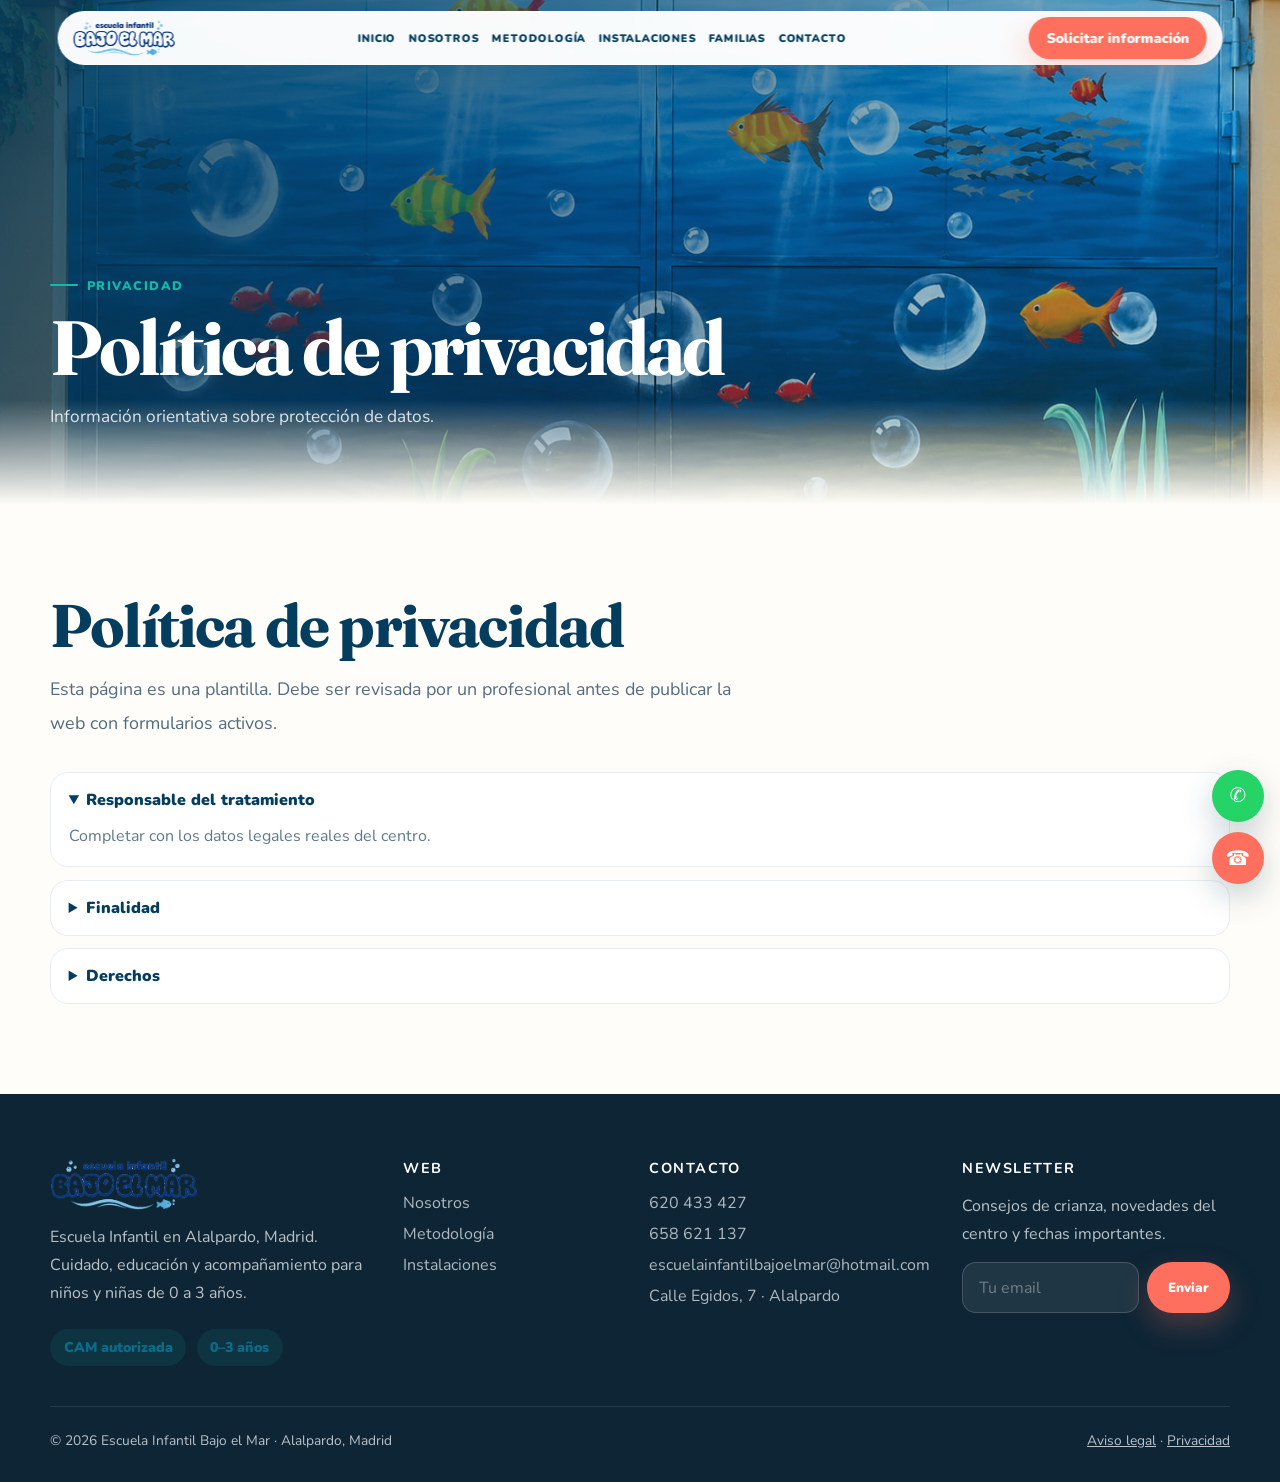
<file: privacidad.html>
<!DOCTYPE html>
<html lang="es">
<head>
  <!-- SEO técnico básico -->
  <meta charset="UTF-8">
  <meta name="viewport" content="width=device-width, initial-scale=1.0">
  <title>Privacidad · Escuela Infantil Bajo el Mar</title>
  <meta name="description" content="Política de privacidad orientativa de Escuela Infantil Bajo el Mar.">
  <meta name="robots" content="index, follow">
  <meta name="theme-color" content="#043D5D">

  <!-- Open Graph para compartir en redes sociales -->
  <meta property="og:title" content="Privacidad · Escuela Infantil Bajo el Mar">
  <meta property="og:description" content="Política de privacidad orientativa de Escuela Infantil Bajo el Mar.">
  <meta property="og:type" content="website">
  <meta property="og:image" content="assets/hero-puerta-bajo-el-mar.jpg">

  <!-- Fuentes y estilos -->
  <link rel="preconnect" href="https://fonts.googleapis.com">
  <link rel="preconnect" href="https://fonts.gstatic.com" crossorigin>
  <link href="https://fonts.googleapis.com/css2?family=Fraunces:opsz,wght@9..144,600;9..144,800&family=Nunito:wght@400;600;700;800;900;1000&display=swap" rel="stylesheet">
  <link rel="stylesheet" href="css/styles.css?v=9">

  <!-- Datos estructurados SEO local -->
  <script type="application/ld+json">
  {
    "@context": "https://schema.org",
    "@type": "ChildCare",
    "name": "Escuela Infantil Bajo el Mar",
    "image": "assets/hero-puerta-bajo-el-mar.jpg",
    "telephone": "+34 620 433 427",
    "email": "escuelainfantilbajoelmar@hotmail.com",
    "address": {
      "@type": "PostalAddress",
      "streetAddress": "Calle Egidos, 7",
      "addressLocality": "Alalpardo",
      "addressRegion": "Madrid",
      "postalCode": "28130",
      "addressCountry": "ES"
    },
    "openingHours": "Mo-Fr 06:30-17:30"
  }
  </script>
</head>
<body class="">
  <!-- Header global: aparece en todas las páginas -->
  <header class="site-header">
    <div class="header-inner">
            <a class="logo" href="index.html" aria-label="Ir a la página de inicio de Bajo el Mar">
        <img src="assets/Logo/logo_bajo_el_mar_transparent.png" alt="Escuela Infantil Bajo el Mar" class="logo-img">
      </a>

      <!-- Navegación principal -->
      <nav class="main-nav" aria-label="Navegación principal">
        <a href="index.html" class="">Inicio</a>
        <a href="nosotros.html" class="">Nosotros</a>
        <a href="metodologia.html" class="">Metodología</a>
        <a href="instalaciones.html" class="">Instalaciones</a>
        <a href="familias.html" class="">Familias</a>
        <a href="contacto.html" class="">Contacto</a>
      </nav>

      <!-- Accesos rápidos -->
      <div class="header-actions">
        <a class="portal" href="familias.html#portal">Portal familias</a>
        <a class="btn btn-primary" href="contacto.html">Solicitar información</a>
      </div>

      <!-- Botón móvil -->
      <button class="menu-toggle" aria-label="Abrir menú" aria-expanded="false">
        <span></span><span></span><span></span>
      </button>
    </div>
  </header>

  <main>
    <!-- PÁGINA PRIVACIDAD -->
    <section class="page-hero">
      <div class="container">
        <span class="eyebrow">Privacidad</span>
        <h1>Política de privacidad</h1>
        <p>Información orientativa sobre protección de datos.</p>
      </div>
    </section>
    <section class="section">
      <div class="container">
        <h2 class="title">Política de privacidad</h2>
        <p class="lead" style="margin-top:1rem">Esta página es una plantilla. Debe ser revisada por un profesional antes de publicar la web con formularios activos.</p>
        <div class="faq" style="margin-top:2rem">
          <details open><summary>Responsable del tratamiento</summary><p>Completar con los datos legales reales del centro.</p></details>
          <details><summary>Finalidad</summary><p>Gestionar solicitudes de información, visitas, admisiones y comunicaciones con familias.</p></details>
          <details><summary>Derechos</summary><p>El usuario podrá solicitar acceso, rectificación, supresión u oposición mediante el correo del centro.</p></details>
        </div>
      </div>
    </section>
  </main>

  <!-- Footer global con SEO local y enlaces de confianza -->
  <footer class="site-footer">
    <div class="container footer-grid">
      <div class="footer-col">
        <div class="footer-logo">
          <img src="assets/Logo/logo_bajo_el_mar_transparent.png" alt="Escuela Infantil Bajo el Mar" class="footer-logo-img" style="height: 52px; width: auto; display: block; margin-bottom: 0.5rem;">
        </div>
        <p>Escuela Infantil en Alalpardo, Madrid. Cuidado, educación y acompañamiento para niños y niñas de 0 a 3 años.</p>
        <div class="chips">
          <span class="chip">CAM autorizada</span>
          <span class="chip">0–3 años</span>
        </div>
      </div>
      <div class="footer-col">
        <h3>Web</h3>
        <a href="nosotros.html">Nosotros</a>
        <a href="metodologia.html">Metodología</a>
        <a href="instalaciones.html">Instalaciones</a>
      </div>
      <div class="footer-col">
        <h3>Contacto</h3>
        <a href="tel:620433427">620 433 427</a>
        <a href="tel:658621137">658 621 137</a>
        <a href="mailto:escuelainfantilbajoelmar@hotmail.com">escuelainfantilbajoelmar@hotmail.com</a>
        <a href="contacto.html#mapa">Calle Egidos, 7 · Alalpardo</a>
      </div>
      <div class="footer-col">
        <h3>Newsletter</h3>
        <p>Consejos de crianza, novedades del centro y fechas importantes.</p>
        <form class="newsletter" action="https://formsubmit.co/escuelainfantilbajoelmar@hotmail.com" method="post">
          <input type="hidden" name="_subject" value="Suscripción Newsletter - Bajo el Mar">
          <input type="hidden" name="_captcha" value="false">
          <input type="email" name="email" placeholder="Tu email" aria-label="Email newsletter" required>
          <button class="btn btn-primary" type="submit">Enviar</button>
        </form>
      </div>
    </div>
    <div class="container footer-bottom">
      <span>© 2026 Escuela Infantil Bajo el Mar · Alalpardo, Madrid</span>
      <span><a href="aviso-legal.html">Aviso legal</a> · <a href="privacidad.html">Privacidad</a></span>
    </div>
  </footer>

  <!-- Botones flotantes para contacto rápido en móvil y escritorio -->
  <div class="float-actions" aria-label="Acciones rápidas de contacto">
    <a class="float-btn whatsapp" href="https://wa.me/34620433427" target="_blank" rel="noopener" aria-label="WhatsApp">✆</a>
    <a class="float-btn" href="tel:620433427" aria-label="Llamar">☎</a>
  </div>
  <script src="js/main.js?v=9"></script>
</body>
</html>
</file>
<file: css/styles.css>
/* =========================================================
   ESCUELA INFANTIL BAJO EL MAR
   Archivo principal de estilos.
   Web estática lista para subir a Hostinger.
   ========================================================= */

/* ---------- Variables globales ---------- */
:root{
  --deep:#043D5D;
  --deep-2:#082F49;
  --mid:#0A6B8A;
  --teal:#14B8A6;
  --foam:#A7F3D0;
  --sand:#FFF8F0;
  --cream:#FFFDF9;
  --coral:#FF6F5E;
  --yellow:#FFD85C;
  --ink:#0D2535;
  --muted:#60788A;
  --line:#E7EEF3;
  --white:#FFFFFF;
  --shadow:0 20px 60px rgba(4,61,93,.16);
  --shadow-strong:0 30px 90px rgba(4,61,93,.28);
  --radius:22px;
  --radius-lg:34px;
  --container:1180px;
}

*{box-sizing:border-box;margin:0;padding:0}
html{scroll-behavior:smooth}
body{
  font-family:"Nunito",system-ui,-apple-system,BlinkMacSystemFont,"Segoe UI",sans-serif;
  color:var(--ink);
  background:var(--cream);
  overflow-x:hidden;
}
img{max-width:100%;display:block}
a{color:inherit}
::selection{background:var(--foam);color:var(--deep)}
main{background:var(--cream)}

/* ---------- Utilidades ---------- */
.container{
  width:min(var(--container),calc(100% - 2rem));
  margin-inline:auto;
}
.section{
  padding:clamp(4rem,7vw,7.5rem) 0;
}
.section.soft{background:var(--sand)}
.section.deep{
  background:linear-gradient(145deg,var(--deep),#05263B);
  color:#fff;
}
.eyebrow{
  display:inline-flex;
  align-items:center;
  gap:.55rem;
  margin-bottom:1rem;
  color:var(--teal);
  font-size:.78rem;
  font-weight:1000;
  letter-spacing:.12em;
  text-transform:uppercase;
}
.eyebrow::before{
  content:"";
  width:28px;
  height:2px;
  border-radius:99px;
  background:currentColor;
}
.section.deep .eyebrow{color:var(--foam)}
.title{
  font-family:"Fraunces",Georgia,serif;
  font-size:clamp(2rem,4.7vw,4rem);
  line-height:1.06;
  color:var(--deep);
  letter-spacing:-.03em;
}
.section.deep .title{color:#fff}
.title em{
  color:var(--teal);
  font-style:italic;
}
.lead{
  color:#526D80;
  font-size:clamp(1.02rem,1.4vw,1.18rem);
  line-height:1.85;
  max-width:720px;
}
.section.deep .lead{color:rgba(255,255,255,.76)}
.grid-2{
  display:grid;
  grid-template-columns:1fr 1fr;
  gap:clamp(2rem,6vw,5rem);
  align-items:center;
}
.grid-3{
  display:grid;
  grid-template-columns:repeat(3,1fr);
  gap:1.15rem;
}
.grid-4{
  display:grid;
  grid-template-columns:repeat(4,1fr);
  gap:1rem;
}
.card{
  border:1px solid var(--line);
  background:#fff;
  border-radius:var(--radius);
  padding:1.45rem;
  box-shadow:0 10px 30px rgba(4,61,93,.06);
}
.card h3{
  font-family:"Fraunces",Georgia,serif;
  color:var(--deep);
  font-size:1.35rem;
  margin-bottom:.55rem;
}
.card p,.card li{
  color:var(--muted);
  line-height:1.75;
}
.btn{
  display:inline-flex;
  align-items:center;
  justify-content:center;
  gap:.55rem;
  min-height:48px;
  padding:.86rem 1.25rem;
  border-radius:999px;
  text-decoration:none;
  border:1px solid transparent;
  font-weight:1000;
  transition:transform .2s ease,box-shadow .2s ease,background .2s ease,color .2s ease,border-color .2s ease;
  cursor:pointer;
  font-family:inherit;
}
.btn:hover{transform:translateY(-2px)}
.btn-primary{
  background:var(--coral);
  color:#fff;
  box-shadow:0 12px 30px rgba(255,111,94,.28);
}
.btn-primary:hover{box-shadow:0 18px 45px rgba(255,111,94,.36)}
.btn-secondary{
  background:#fff;
  color:var(--deep);
  border-color:rgba(4,61,93,.12);
}
.btn-secondary:hover{box-shadow:var(--shadow)}
.btn-ghost{
  color:#fff;
  border-color:rgba(255,255,255,.32);
  background:rgba(255,255,255,.11);
  backdrop-filter:blur(12px);
}
.btn-ghost:hover{background:rgba(255,255,255,.18)}
.chips{
  display:flex;
  flex-wrap:wrap;
  gap:.65rem;
  margin-top:1.4rem;
}
.chip{
  display:inline-flex;
  align-items:center;
  gap:.35rem;
  border-radius:999px;
  padding:.55rem .85rem;
  background:rgba(20,184,166,.1);
  color:var(--mid);
  font-weight:900;
  font-size:.88rem;
}

/* ---------- Header global ---------- */
.site-header {
  position: fixed;
  top: 1.25rem;
  left: 50%;
  transform: translateX(-50%);
  width: min(var(--container), calc(100% - 2rem));
  z-index: 1000;
  transition: top 0.3s ease;
  pointer-events: none;
}
.header-inner {
  background: rgba(255, 255, 255, 0.92);
  backdrop-filter: blur(16px);
  -webkit-backdrop-filter: blur(16px);
  border: 1px solid rgba(255, 255, 255, 0.6);
  border-radius: 99px;
  padding: 0.65rem 1.5rem;
  box-shadow: 0 12px 38px rgba(4, 61, 93, 0.12);
  display: flex;
  align-items: center;
  justify-content: space-between;
  gap: 1rem;
  pointer-events: auto;
  transition: background 0.3s ease, box-shadow 0.3s ease, padding 0.3s ease;
}
.site-header.is-scrolled,
body:not(.home-page) .site-header {
  top: 0.6rem;
}
.site-header.is-scrolled .header-inner,
body:not(.home-page) .site-header .header-inner {
  background: rgba(255, 255, 255, 0.97);
  box-shadow: 0 10px 30px rgba(4, 61, 93, 0.16);
  padding: 0.45rem 1.25rem;
}
.logo {
  display: flex;
  align-items: center;
  text-decoration: none;
}
.logo-img {
  height: clamp(38px, 5vh, 46px);
  width: auto;
  display: block;
  transition: height 0.2s ease;
}
.site-header.is-scrolled .logo-img,
body:not(.home-page) .site-header .logo-img {
  height: clamp(32px, 4vh, 38px);
}
.main-nav {
  display: flex;
  align-items: center;
  gap: 1.15rem;
}
.main-nav a {
  text-decoration: none;
  font-size: .78rem;
  font-weight: 1000;
  text-transform: uppercase;
  letter-spacing: .08em;
  color: var(--deep);
  transition: color 0.2s ease;
}
.main-nav a:hover,
.main-nav a.active {
  color: var(--teal);
}
.header-actions {
  display: flex;
  align-items: center;
  gap: .7rem;
}
.header-actions .portal {
  font-size: .78rem;
  font-weight: 1000;
  text-transform: uppercase;
  text-decoration: none;
  color: var(--muted);
  transition: color 0.2s ease;
}
.header-actions .portal:hover {
  color: var(--deep);
}
.menu-toggle {
  display: none;
  width: 44px;
  height: 44px;
  border: 1px solid rgba(4, 61, 93, 0.12);
  border-radius: 14px;
  background: rgba(4, 61, 93, 0.05);
  color: var(--deep);
  cursor: pointer;
}
.menu-toggle span{
  display:block;
  width:22px;
  height:2px;
  margin:5px auto;
  border-radius:99px;
  background:currentColor;
  transition:transform .2s ease,opacity .2s ease;
}
.menu-toggle.open span:nth-child(1){transform:translateY(7px) rotate(45deg)}
.menu-toggle.open span:nth-child(2){opacity:0}
.menu-toggle.open span:nth-child(3){transform:translateY(-7px) rotate(-45deg)}

/* ---------- Hero Home con puerta animada ---------- */
.home-gate-hero {
  position: relative;
  height: 180vh;
  min-height: 1150px;
  background: #043D5D;
}

.gate-sticky {
  position: sticky;
  top: 0;
  height: 100svh;
  min-height: 680px;
  overflow: hidden;
  display: grid;
  place-items: center;
  isolation: isolate;
  background: #043D5D;
}

/* Mundo submarino interior */
.underwater-world {
  position: absolute;
  inset: 0;
  z-index: 1;
  overflow: hidden;
  opacity: 0;
  transform: scale(1.04);
  background:
    radial-gradient(circle at 50% 28%, rgba(255,255,255,.55), transparent 22rem),
    radial-gradient(circle at 72% 55%, rgba(167,243,208,.32), transparent 25rem),
    radial-gradient(circle at 22% 72%, rgba(255,216,92,.18), transparent 18rem),
    linear-gradient(180deg, #baf7ff 0%, #62d8ec 45%, #0a6b8a 100%);
  transition: opacity .15s linear;
  will-change: opacity, transform;
}

.underwater-world::after {
  content: "";
  position: absolute;
  inset: 0;
  background:
    radial-gradient(circle at center, transparent 0%, rgba(4,61,93,.24) 76%),
    linear-gradient(180deg, rgba(4,61,93,.05), rgba(4,61,93,.38));
  pointer-events: none;
}

/* Luz de agua */
.water-light {
  position: absolute;
  inset: -20%;
  background:
    linear-gradient(105deg, transparent 0 35%, rgba(255,255,255,.22) 42%, transparent 49%),
    linear-gradient(75deg, transparent 0 46%, rgba(255,255,255,.16) 52%, transparent 58%),
    linear-gradient(115deg, transparent 0 58%, rgba(255,255,255,.12) 64%, transparent 70%);
  filter: blur(2px);
  animation: lightMove 12s ease-in-out infinite alternate;
}

/* Ondas suaves */
.water-wave {
  position: absolute;
  left: -20%;
  width: 140%;
  height: 180px;
  border-radius: 50%;
  background: rgba(255,255,255,.12);
  filter: blur(16px);
  animation: waveMove 14s ease-in-out infinite alternate;
}

.wave-1 {
  top: 18%;
}

.wave-2 {
  top: 43%;
  opacity: .7;
  animation-duration: 18s;
}

.wave-3 {
  top: 67%;
  opacity: .45;
  animation-duration: 22s;
}

/* Burbujas */
.bubble {
  position: absolute;
  z-index: 2;
  border-radius: 50%;
  border: 2px solid rgba(255,255,255,.52);
  background: rgba(255,255,255,.14);
  box-shadow:
    inset 0 0 18px rgba(255,255,255,.4),
    0 0 16px rgba(255,255,255,.18);
  animation: bubbleRise linear infinite;
}

.bubble::after {
  content: "";
  position: absolute;
  top: 18%;
  left: 22%;
  width: 28%;
  height: 28%;
  border-radius: 50%;
  background: rgba(255,255,255,.75);
  filter: blur(1px);
}

.bubble-1 { width: 32px; height: 32px; left: 12%; bottom: -70px; animation-duration: 8s; animation-delay: 0s; }
.bubble-2 { width: 62px; height: 62px; left: 22%; bottom: -90px; animation-duration: 13s; animation-delay: -2s; }
.bubble-3 { width: 24px; height: 24px; left: 36%; bottom: -50px; animation-duration: 9s; animation-delay: -4s; }
.bubble-4 { width: 84px; height: 84px; left: 50%; bottom: -110px; animation-duration: 16s; animation-delay: -3s; }
.bubble-5 { width: 38px; height: 38px; left: 64%; bottom: -70px; animation-duration: 10s; animation-delay: -6s; }
.bubble-6 { width: 72px; height: 72px; left: 77%; bottom: -100px; animation-duration: 15s; animation-delay: -1s; }
.bubble-7 { width: 22px; height: 22px; left: 88%; bottom: -50px; animation-duration: 7s; animation-delay: -5s; }
.bubble-8 { width: 46px; height: 46px; left: 6%; bottom: -90px; animation-duration: 12s; animation-delay: -7s; }

/* Animales marinos inspirados en la pared interior */
.sea-animal {
  position: absolute;
  z-index: 3;
  line-height: 1;
  filter: drop-shadow(0 14px 22px rgba(4,61,93,.22));
  opacity: .92;
  animation: floatAnimal 5s ease-in-out infinite alternate;
  user-select: none;
}

.octopus {
  left: 8%;
  top: 20%;
  font-size: clamp(3.8rem, 8vw, 8rem);
  animation-duration: 5.8s;
}

.whale {
  right: 8%;
  top: 35%;
  font-size: clamp(5rem, 12vw, 11rem);
  animation-duration: 6.5s;
}

.turtle {
  left: 43%;
  bottom: 11%;
  font-size: clamp(3rem, 7vw, 6rem);
  animation-duration: 7s;
}

.fish-1 {
  right: 24%;
  top: 18%;
  font-size: clamp(2.4rem, 5vw, 4.8rem);
  animation-duration: 4.8s;
}

.fish-2 {
  left: 23%;
  top: 55%;
  font-size: clamp(2.2rem, 4.8vw, 4.5rem);
  animation-duration: 5.4s;
}

.fish-3 {
  right: 18%;
  bottom: 18%;
  font-size: clamp(2rem, 4.5vw, 4rem);
  animation-duration: 6s;
}

/* Puertas */
.door-panel {
  position: absolute;
  top: 0;
  width: 50.15%;
  height: 100%;
  z-index: 5;
  background-image: url("../assets/hero-puerta-bajo-el-mar.jpg");
  background-size: 200% 100%;
  background-repeat: no-repeat;
  will-change: transform;
  backface-visibility: hidden;
  transform-style: preserve-3d;
  box-shadow: 0 22px 80px rgba(0,0,0,.32);
}

.door-panel.left {
  left: 0;
  background-position: left center;
  transform-origin: left center;
}

.door-panel.right {
  right: 0;
  background-position: right center;
  transform-origin: right center;
}

.door-shadow {
  position: absolute;
  inset: 0;
  z-index: 4;
  background:
    radial-gradient(circle at 50% 52%, rgba(0,0,0,.08), transparent 24rem),
    linear-gradient(90deg, rgba(0,0,0,.46), transparent 24%, transparent 76%, rgba(0,0,0,.46));
  opacity: .55;
  pointer-events: none;
}

/* Texto */
.hero-content {
  position: relative;
  z-index: 7;
  width: min(880px, calc(100% - 2rem));
  margin: 0 auto;
  padding: clamp(1.35rem, 4vw, 3rem);
  text-align: center;
  color: #fff;
  opacity: 0;
  transform: translateY(28px) scale(.96);
  will-change: opacity, transform;
  pointer-events: none;
  text-shadow: 0 2px 30px rgba(4,61,93,.45);
}

.hero-content::before {
  content: "";
  position: absolute;
  inset: -1.2rem;
  z-index: -1;
  border-radius: 32px;
  background: radial-gradient(circle at center, rgba(4,61,93,.35), transparent 72%);
  opacity: .9;
}

.hero-title {
  color: #fff;
  font-family: "Fraunces", serif;
  font-size: clamp(3rem, 7vw, 6.6rem);
  line-height: .96;
  font-weight: 800;
  letter-spacing: -.045em;
}

.hero-title em {
  color: #A7F3D0;
  font-style: italic;
}

/* Aviso scroll */
.scroll-cue {
  position: absolute;
  left: 50%;
  bottom: 2.2rem;
  z-index: 8;
  transform: translateX(-50%);
  color: #fff;
  font-size: .78rem;
  font-weight: 1000;
  letter-spacing: .1em;
  text-transform: uppercase;
  text-shadow: 0 2px 20px rgba(0,0,0,.45);
  will-change: opacity, transform;
}

/* Animaciones */
@keyframes lightMove {
  from { transform: translateX(-2%) rotate(-1deg); opacity: .65; }
  to { transform: translateX(2%) rotate(1deg); opacity: 1; }
}

@keyframes waveMove {
  from { transform: translateX(-4%) rotate(-2deg); }
  to { transform: translateX(4%) rotate(2deg); }
}

@keyframes bubbleRise {
  0% { transform: translateY(0) translateX(0) scale(.9); opacity: 0; }
  12% { opacity: 1; }
  85% { opacity: .85; }
  100% { transform: translateY(-120vh) translateX(24px) scale(1.12); opacity: 0; }
}

@keyframes floatAnimal {
  from { transform: translateY(0) rotate(-2deg); }
  to { transform: translateY(-16px) rotate(2deg); }
}

/* Responsive */
@media (max-width: 760px) {
  .home-gate-hero {
    height: 165vh;
    min-height: 980px;
  }

  .gate-sticky {
    min-height: 620px;
  }

  .door-panel {
    background-size: 225% 100%;
  }

  .door-panel.left {
    background-position: 4% center;
  }

  .door-panel.right {
    background-position: 96% center;
  }

  .octopus {
    left: 4%;
    top: 19%;
    font-size: 4.2rem;
  }

  .whale {
    right: 2%;
    top: 48%;
    font-size: 5.6rem;
    opacity: .75;
  }

  .turtle {
    left: 38%;
    bottom: 9%;
    font-size: 3.6rem;
  }

  .fish-1 {
    right: 14%;
    top: 20%;
  }

  .fish-2 {
    left: 12%;
    top: 58%;
  }

  .fish-3 {
    display: none;
  }

  .hero-content {
    width: min(94%, 620px);
    padding: 1.25rem;
  }

  .hero-title {
    font-size: clamp(2.35rem, 13vw, 4.2rem);
  }
}

@media (prefers-reduced-motion: reduce) {
  .water-light,
  .water-wave,
  .bubble,
  .sea-animal {
    animation: none;
  }
}

/* ---------- Heroes secundarios ---------- */
.page-hero{
  position:relative;
  min-height:56svh;
  display:grid;
  align-items:end;
  padding:9rem 0 4.5rem;
  color:#fff;
  background:
    linear-gradient(120deg,rgba(4,61,93,.9),rgba(4,61,93,.54),rgba(20,184,166,.16)),
    url("../assets/hero-puerta-bajo-el-mar.jpg") center/cover no-repeat;
  overflow:hidden;
}
.page-hero::after{
  content:"";
  position:absolute;
  inset:auto 0 -1px;
  height:105px;
  background:linear-gradient(transparent,var(--cream));
}
.page-hero .container{position:relative;z-index:2}
.page-hero h1{
  font-family:"Fraunces",Georgia,serif;
  font-size:clamp(2.7rem,6vw,5.7rem);
  line-height:.98;
  letter-spacing:-.04em;
  max-width:860px;
}
.page-hero p{
  max-width:680px;
  margin-top:1rem;
  color:rgba(255,255,255,.84);
  line-height:1.8;
  font-size:1.08rem;
}

/* ---------- Componentes ---------- */
.stats-bar{
  display:grid;
  grid-template-columns:repeat(4,1fr);
  gap:1px;
  background:var(--line);
  border-top:1px solid var(--line);
  border-bottom:1px solid var(--line);
}
.stat{
  background:#fff;
  text-align:center;
  padding:2.35rem 1rem;
}
.stat strong{
  display:block;
  font-family:"Fraunces",Georgia,serif;
  font-size:clamp(2.1rem,4vw,3.45rem);
  color:var(--deep);
  line-height:1;
}
.stat span{
  display:block;
  margin-top:.45rem;
  color:var(--muted);
  font-size:.82rem;
  font-weight:1000;
  letter-spacing:.08em;
  text-transform:uppercase;
}
.value-grid{
  display:grid;
  grid-template-columns:repeat(4,1fr);
  gap:1rem;
  margin-top:2rem;
}
.value-card{
  background:#fff;
  border:1px solid var(--line);
  border-radius:var(--radius);
  padding:1.35rem;
  box-shadow:0 10px 35px rgba(4,61,93,.06);
}
.value-icon{
  width:54px;
  height:54px;
  display:grid;
  place-items:center;
  border-radius:17px;
  background:rgba(20,184,166,.12);
  font-size:1.65rem;
  margin-bottom:1rem;
}
.value-card h3{
  font-size:1.12rem;
  color:var(--deep);
  margin-bottom:.45rem;
}
.value-card p{
  color:var(--muted);
  line-height:1.65;
  font-size:.95rem;
}
.image-card{
  position:relative;
  border-radius:var(--radius-lg);
  overflow:hidden;
  min-height:420px;
  background:url("../assets/hero-puerta-bajo-el-mar.jpg") center/cover no-repeat;
  box-shadow:var(--shadow-strong);
}
.image-card::after{
  content:"";
  position:absolute;
  inset:0;
  background:linear-gradient(transparent,rgba(4,61,93,.58));
}
.float-badge{
  position:absolute;
  z-index:1;
  left:1.2rem;
  bottom:1.2rem;
  background:#fff;
  color:var(--deep);
  border-radius:18px;
  padding:1rem 1.15rem;
  font-weight:1000;
  box-shadow:var(--shadow);
}
.float-badge strong{
  display:block;
  font-family:"Fraunces",Georgia,serif;
  font-size:2.2rem;
  line-height:1;
}
.timeline{
  display:grid;
  gap:1rem;
  margin-top:2rem;
}
.step{
  display:grid;
  grid-template-columns:auto 1fr;
  gap:1rem;
  background:#fff;
  border:1px solid var(--line);
  border-radius:var(--radius);
  padding:1.25rem;
  box-shadow:0 10px 28px rgba(4,61,93,.05);
}
.step-number{
  width:46px;
  height:46px;
  border-radius:50%;
  display:grid;
  place-items:center;
  background:var(--coral);
  color:#fff;
  font-weight:1000;
}
.step h3{
  color:var(--deep);
  margin-bottom:.35rem;
}
.step p{color:var(--muted);line-height:1.7}
.program-tabs{
  display:grid;
  grid-template-columns:repeat(3,1fr);
  gap:1rem;
  margin-top:2rem;
}
.program{
  background:#fff;
  border:1px solid var(--line);
  border-radius:var(--radius);
  padding:1.35rem;
}
.program .age{
  display:inline-flex;
  padding:.42rem .7rem;
  border-radius:999px;
  background:rgba(255,216,92,.28);
  color:var(--deep);
  font-weight:1000;
  margin-bottom:1rem;
}
.program h3{
  font-family:"Fraunces",Georgia,serif;
  color:var(--deep);
  font-size:1.5rem;
  margin-bottom:.65rem;
}
.program ul{
  padding-left:1.1rem;
  color:var(--muted);
  line-height:1.9;
}
.gallery{
  display:grid;
  grid-template-columns:1.15fr .85fr .85fr;
  grid-auto-rows:230px;
  gap:1rem;
}
.gallery-card{
  position:relative;
  border-radius:var(--radius);
  overflow:hidden;
  background-size:cover;
  background-position:center;
  min-height:220px;
}
.gallery-card:nth-child(1){grid-row:span 2}
.gallery-card::after{
  content:"";
  position:absolute;
  inset:0;
  background:linear-gradient(transparent,rgba(4,61,93,.78));
}
.gallery-card span{
  position:absolute;
  left:1rem;
  bottom:1rem;
  z-index:1;
  color:#fff;
  font-weight:1000;
}
.cta-strip{
  position:relative;
  overflow:hidden;
  background:linear-gradient(135deg,var(--mid),var(--deep));
  color:#fff;
  padding:4.2rem 0;
  text-align:center;
}
.cta-strip::before{
  content:"🐠";
  position:absolute;
  inset:50% auto auto 50%;
  transform:translate(-50%,-50%);
  font-size:14rem;
  opacity:.05;
}
.cta-strip .container{position:relative;z-index:1}
.cta-strip h2{
  font-family:"Fraunces",Georgia,serif;
  font-size:clamp(2rem,4vw,3.4rem);
  margin-bottom:.7rem;
}
.cta-strip p{
  color:rgba(255,255,255,.78);
  margin-bottom:1.6rem;
}
.blog-grid{
  display:grid;
  grid-template-columns:repeat(3,1fr);
  gap:1rem;
}
.post-card{
  overflow:hidden;
  padding:0;
}
.post-image{
  min-height:190px;
  background:url("../assets/hero-puerta-bajo-el-mar.jpg") center/cover no-repeat;
}
.post-body{padding:1.25rem}
.post-tag{
  display:inline-block;
  margin-bottom:.75rem;
  color:var(--mid);
  font-size:.78rem;
  font-weight:1000;
  text-transform:uppercase;
  letter-spacing:.08em;
}
.post-body h3{font-size:1.28rem}
.contact-layout{
  display:grid;
  grid-template-columns:.9fr 1.1fr;
  gap:2rem;
  align-items:start;
}
.contact-list{
  display:grid;
  gap:1rem;
}
.contact-item{
  display:flex;
  align-items:flex-start;
  gap:.9rem;
  padding:1.1rem;
  background:#fff;
  border:1px solid var(--line);
  border-radius:var(--radius);
}
.contact-icon{
  width:44px;
  height:44px;
  flex:0 0 auto;
  display:grid;
  place-items:center;
  border-radius:14px;
  background:rgba(20,184,166,.12);
  font-size:1.25rem;
}
.contact-item strong{
  display:block;
  color:var(--deep);
  margin-bottom:.2rem;
}
.contact-item span,.contact-item a{
  color:var(--muted);
  line-height:1.6;
  text-decoration:none;
}
.form-card{
  background:var(--deep);
  color:#fff;
  border-radius:var(--radius-lg);
  padding:clamp(1.25rem,3vw,2rem);
  box-shadow:var(--shadow-strong);
}
.form-grid{
  display:grid;
  grid-template-columns:1fr 1fr;
  gap:1rem;
}
.form-field{
  display:grid;
  gap:.45rem;
  margin-bottom:1rem;
}
.form-field.full{grid-column:1/-1}
.form-field label{
  font-size:.78rem;
  font-weight:1000;
  text-transform:uppercase;
  letter-spacing:.08em;
  color:rgba(255,255,255,.7);
}
input,select,textarea{
  width:100%;
  border:1px solid rgba(255,255,255,.18);
  background:rgba(255,255,255,.09);
  color:#fff;
  border-radius:14px;
  min-height:48px;
  padding:.85rem 1rem;
  font:inherit;
  outline:none;
}
input::placeholder,textarea::placeholder{color:rgba(255,255,255,.36)}
select option{color:var(--ink)}
textarea{min-height:130px;resize:vertical}
.map-frame{
  overflow:hidden;
  border-radius:var(--radius);
  min-height:360px;
  border:1px solid var(--line);
}
.map-frame iframe{
  width:100%;
  height:360px;
  border:0;
  display:block;
}
.notice{
  padding:1rem;
  border-radius:18px;
  background:rgba(255,216,92,.22);
  color:var(--deep);
  line-height:1.7;
  margin-top:1rem;
}
.table-wrap{
  overflow:auto;
  border:1px solid var(--line);
  border-radius:var(--radius);
  background:#fff;
}
table{
  width:100%;
  border-collapse:collapse;
  min-width:720px;
}
th,td{
  padding:1rem;
  border-bottom:1px solid var(--line);
  text-align:left;
  vertical-align:top;
}
th{
  color:var(--deep);
  background:var(--sand);
  font-size:.82rem;
  text-transform:uppercase;
  letter-spacing:.06em;
}
td{color:var(--muted);line-height:1.65}
.faq{
  display:grid;
  gap:.8rem;
}
.faq details{
  background:#fff;
  border:1px solid var(--line);
  border-radius:18px;
  padding:1rem 1.1rem;
}
.faq summary{
  cursor:pointer;
  color:var(--deep);
  font-weight:1000;
}
.faq p{
  margin-top:.7rem;
  color:var(--muted);
  line-height:1.75;
}

/* ---------- Footer ---------- */
.site-footer{
  background:var(--ink);
  color:rgba(255,255,255,.72);
  padding:4rem 0 2rem;
}
.footer-grid{
  display:grid;
  grid-template-columns:1.2fr .8fr .8fr 1fr;
  gap:2rem;
}
.footer-logo{
  font-family:"Fraunces",Georgia,serif;
  color:#fff;
  font-size:1.8rem;
  margin-bottom:.8rem;
}
.footer-logo em{color:var(--teal);font-style:italic}
.site-footer p{line-height:1.75}
.footer-col h3{
  color:#fff;
  font-size:.9rem;
  text-transform:uppercase;
  letter-spacing:.1em;
  margin-bottom:.9rem;
}
.footer-col a{
  display:block;
  color:rgba(255,255,255,.68);
  text-decoration:none;
  margin:.55rem 0;
}
.footer-col a:hover{color:var(--foam)}
.newsletter{
  display:flex;
  gap:.5rem;
  margin-top:.85rem;
}
.newsletter input{
  border-color:rgba(255,255,255,.16);
  background:rgba(255,255,255,.08);
}
.footer-bottom{
  margin-top:2.5rem;
  padding-top:1.5rem;
  border-top:1px solid rgba(255,255,255,.1);
  display:flex;
  justify-content:space-between;
  gap:1rem;
  flex-wrap:wrap;
  font-size:.86rem;
}
.float-actions{
  position:fixed;
  right:1rem;
  bottom:1rem;
  z-index:900;
  display:grid;
  gap:.65rem;
}
.float-btn{
  width:52px;
  height:52px;
  border-radius:50%;
  display:grid;
  place-items:center;
  text-decoration:none;
  background:var(--coral);
  color:#fff;
  box-shadow:0 12px 32px rgba(4,61,93,.24);
  font-size:1.25rem;
}
.float-btn.whatsapp{background:#25D366}

/* ---------- Animaciones suaves ---------- */
.reveal{
  opacity:0;
  transform:translateY(30px);
  transition:opacity 1.1s cubic-bezier(0.16, 1, 0.3, 1), transform 1.1s cubic-bezier(0.16, 1, 0.3, 1);
  will-change:transform, opacity;
}
.reveal.visible{
  opacity:1;
  transform:translateY(0);
}

/* ---------- Responsive ---------- */
@media (max-width:1050px){
  .main-nav,.header-actions{display:none}
  .menu-toggle{display:block}
  .main-nav.open{
    display:flex;
    position:fixed;
    inset:85px 1rem auto 1rem;
    flex-direction:column;
    align-items:flex-start;
    background:rgba(4,61,93,.98);
    border:1px solid rgba(255,255,255,.12);
    border-radius:22px;
    padding:1.2rem;
    box-shadow:var(--shadow-strong);
  }
  .main-nav.open a{
    font-size:.95rem;
    padding:.35rem 0;
    color: #fff;
  }
  .main-nav.open a:hover,
  .main-nav.open a.active{
    color: var(--foam);
  }
  .grid-2,.contact-layout,.footer-grid{grid-template-columns:1fr}
  .value-grid,.grid-4{grid-template-columns:repeat(2,1fr)}
  .program-tabs,.grid-3,.blog-grid{grid-template-columns:1fr 1fr}
  .gallery{grid-template-columns:1fr 1fr}
}
@media (max-width:700px){
  .section{padding:4rem 0}
  .stats-bar,.value-grid,.program-tabs,.grid-3,.grid-4,.blog-grid,.gallery{grid-template-columns:1fr}
  .gallery{grid-auto-rows:auto}
  .gallery-card:nth-child(1){grid-row:auto}
  .gallery-card{min-height:260px}
  .form-grid{grid-template-columns:1fr}
  .home-gate-hero{min-height:135vh}
  .door-panel{display:none}
  .gate-bg{filter:saturate(1.05)}
  .hero-content{text-align:left;padding-left:0;padding-right:0;opacity:1 !important;transform:none !important;pointer-events:auto !important;}
  .hero-content .eyebrow{justify-content:flex-start}
  .hero-actions,.hero-trust{justify-content:flex-start}
  .page-hero{min-height:50svh;padding-top:7.5rem}
  .stats-bar{grid-template-columns:1fr 1fr}
  .footer-bottom{display:block}
  .newsletter{flex-direction:column}
}


/* =========================================================
   Ajustes HOME: apertura anterior + peces SVG sincronizados
   ========================================================= */
.gate-sticky {
  perspective: 1400px;
}

.door-opening-glow {
  position: absolute;
  z-index: 4;
  left: 50%;
  top: 50%;
  width: min(42vw, 620px);
  height: min(64vh, 620px);
  transform: translate(-50%, -50%) scale(.82);
  border-radius: 45% 45% 52% 52%;
  background: radial-gradient(circle, rgba(255,255,255,.45), rgba(116,230,231,.24) 42%, transparent 70%);
  opacity: 0;
  filter: blur(8px);
  pointer-events: none;
  will-change: opacity, transform;
}

.hero-intro {
  position: absolute;
  z-index: 8;
  left: 50%;
  bottom: clamp(5rem, 11vh, 8rem);
  width: min(92vw, 900px);
  transform: translateX(-50%);
  display: grid;
  justify-items: center;
  gap: .72rem;
  text-align: center;
  color: #fff;
  text-shadow: 0 10px 30px rgba(0,35,55,.5);
  pointer-events: none;
  will-change: opacity, transform;
}

.hero-intro-logo {
  width: min(300px, 54vw);
  max-height: 130px;
  object-fit: contain;
  filter: drop-shadow(0 15px 28px rgba(0,35,55,.28));
}

.hero-intro-kicker {
  margin: .2rem 0 0;
  font-size: .86rem;
  font-weight: 1000;
  letter-spacing: .14em;
  text-transform: uppercase;
  color: rgba(255,255,255,.92);
}

.hero-intro-title {
  margin: 0;
  max-width: 780px;
  font-family: "Fraunces", Georgia, serif;
  font-size: clamp(2rem, 5vw, 4.35rem);
  line-height: .96;
  letter-spacing: -.045em;
  font-weight: 800;
}

.door-fish-layer {
  position: absolute;
  inset: 0;
  z-index: 9;
  pointer-events: none;
  overflow: visible;
  transform-style: preserve-3d;
}

.door-fish {
  position: absolute;
  left: 0;
  top: 0;
  width: var(--fish-size, clamp(48px, 5vw, 92px));
  opacity: 0;
  transform: translate(-50%, -50%) scale(.86);
  transform-origin: 50% 50%;
  will-change: transform, opacity;
  filter: drop-shadow(0 13px 18px rgba(4,61,93,.24));
}

.door-fish svg {
  width: 100%;
  height: auto;
  display: block;
  overflow: visible;
}

.door-fish .fish-body,
.door-fish .fish-tail,
.door-fish .fish-fin {
  stroke: rgba(4,61,93,.2);
  stroke-width: 2.5;
  stroke-linejoin: round;
}

.door-fish .fish-body { fill: var(--fish-body, #FFD85C); }
.door-fish .fish-tail,
.door-fish .fish-fin { fill: var(--fish-fin, #FFB84A); }
.door-fish .fish-eye { fill: #fff; stroke: rgba(4,61,93,.28); stroke-width: 1.5; }
.door-fish .fish-eye-dot { fill: #043D5D; }
.door-fish .fish-smile {
  fill: none;
  stroke: #043D5D;
  stroke-width: 3;
  stroke-linecap: round;
  opacity: .65;
}

.fish-yellow { --fish-body:#FFD85C; --fish-fin:#FFB84A; }
.fish-pink { --fish-body:#FF8DC7; --fish-fin:#F660A7; }
.fish-teal { --fish-body:#48D7C8; --fish-fin:#15AFA5; }
.fish-blue { --fish-body:#62B8FF; --fish-fin:#337EEB; }
.fish-orange { --fish-body:#FFAA62; --fish-fin:#FF734F; }
.fish-purple { --fish-body:#B8A0FF; --fish-fin:#7B61D9; }

.hero-copy {
  max-width: 720px;
  margin: 1.05rem auto 0;
  color: rgba(255,255,255,.86);
  font-size: clamp(1.02rem, 1.5vw, 1.22rem);
  line-height: 1.75;
}

.hero-actions {
  display: flex;
  justify-content: center;
  flex-wrap: wrap;
  gap: .8rem;
  margin-top: 1.5rem;
}

.hero-trust {
  display: flex;
  justify-content: center;
  flex-wrap: wrap;
  gap: .65rem;
  margin-top: 1.25rem;
}

.trust-chip {
  display: inline-flex;
  align-items: center;
  min-height: 36px;
  padding: .5rem .78rem;
  border-radius: 999px;
  background: rgba(255,255,255,.16);
  border: 1px solid rgba(255,255,255,.24);
  color: rgba(255,255,255,.92);
  font-size: .83rem;
  font-weight: 1000;
  backdrop-filter: blur(10px);
}

/* Variante sin cajas tradicionales para Por que elegirnos */
.home-values-story {
  display: grid;
  grid-template-columns: repeat(2, minmax(0, 1fr));
  gap: 0;
  border-top: 1px solid var(--line);
  border-bottom: 1px solid var(--line);
}

.home-value-item {
  display: grid;
  grid-template-columns: auto 1fr;
  gap: 1.15rem;
  padding: 1.45rem 1.2rem;
  border-bottom: 1px solid var(--line);
}

.home-value-item:nth-child(odd) {
  border-right: 1px solid var(--line);
}

.home-value-item:nth-last-child(-n+2) {
  border-bottom: 0;
}

.home-value-number {
  font-family: "Fraunces", Georgia, serif;
  color: var(--teal);
  font-size: 1.25rem;
  font-weight: 800;
  line-height: 1;
  padding-top: .2rem;
}

.home-value-item h3 {
  color: var(--deep);
  font-size: 1.28rem;
  margin-bottom: .4rem;
}

.home-value-item p {
  color: var(--muted);
  line-height: 1.75;
}

@media (max-width: 760px) {
  .door-fish { width: var(--fish-size-mobile, clamp(38px, 11vw, 64px)); }
  .hero-intro { bottom: clamp(4.5rem, 10vh, 6.5rem); }
  .hero-intro-title { font-size: clamp(1.85rem, 9vw, 3.2rem); }
}

@media (max-width: 700px) {
  .home-values-story { grid-template-columns: 1fr; }
  .home-value-item,
  .home-value-item:nth-child(odd) {
    border-right: 0;
    border-bottom: 1px solid var(--line);
  }
  .home-value-item:last-child { border-bottom: 0; }
  .door-panel { display: block; }
  .hero-intro { display: grid; }
  .hero-content {
    text-align: center;
    padding-left: 1.25rem;
    padding-right: 1.25rem;
  }
  .hero-actions,
  .hero-trust { justify-content: center; }
}

@media (prefers-reduced-motion: reduce) {
  .door-fish,
  .hero-intro,
  .door-opening-glow { transition: none; }
}


/* ---------- Home hero v3 helper overrides ---------- */
.home-page .hero-content .eyebrow { justify-content: center; }
.home-page .hero-content::before { content: none; }

/* =========================================================
   HOME V4 EXPERTO: peces pintados, puerta completa y bienvenida persistente
   ========================================================= */
.home-gate-hero {
  height: 225vh;
  min-height: 1380px;
  background: #043D5D;
}

.gate-sticky {
  min-height: 700px;
  background:
    radial-gradient(circle at 50% 18%, rgba(255,255,255,.12), transparent 32rem),
    #043D5D;
}

.underwater-world {
  background:
    radial-gradient(circle at 20% 16%, rgba(255,255,255,.54), transparent 22rem),
    radial-gradient(circle at 75% 27%, rgba(255,255,255,.26), transparent 28rem),
    radial-gradient(circle at 50% 78%, rgba(255,216,92,.13), transparent 20rem),
    linear-gradient(180deg, #baf4f6 0%, #42bfcb 42%, #075f84 100%);
}

.underwater-world::before {
  content: "";
  position: absolute;
  inset: 0;
  background:
    linear-gradient(110deg, transparent 0 18%, rgba(255,255,255,.16) 20%, transparent 27%),
    linear-gradient(74deg, transparent 0 54%, rgba(255,255,255,.12) 58%, transparent 65%);
  opacity: .78;
  mix-blend-mode: screen;
  pointer-events: none;
}

.door-panel {
  background-image: url("../assets/hero-puerta-bajo-el-mar.jpg");
  box-shadow: 0 26px 90px rgba(0, 25, 45, .26);
}

.door-shadow {
  z-index: 6;
  opacity: .38;
}

.door-opening-glow {
  width: min(48vw, 760px);
  height: min(70vh, 760px);
  background:
    radial-gradient(circle, rgba(255,255,255,.68) 0 12%, rgba(173,247,238,.38) 32%, rgba(20,184,166,.1) 54%, transparent 74%);
  filter: blur(10px);
}

/* Bienvenida: ya no es una caja pesada; es una placa tipo perla/olas. */
.hero-intro {
  position: absolute;
  left: 50%;
  top: 52%;
  bottom: auto;
  z-index: 14;
  width: min(92vw, 820px);
  transform: translate(-50%, -50%);
  text-shadow: none;
}

.hero-intro-card {
  position: relative;
  display: grid;
  justify-items: center;
  gap: .38rem;
  width: min(100%, 690px);
  margin-inline: auto;
  padding: clamp(1.15rem, 2.7vw, 2.05rem) clamp(1.15rem, 4vw, 3rem);
  border-radius: 42px 42px 54px 54px;
  overflow: hidden;
  isolation: isolate;
  background:
    radial-gradient(circle at 18% 12%, rgba(255,255,255,.96), rgba(255,255,255,.56) 27%, transparent 49%),
    linear-gradient(180deg, rgba(255,255,255,.82), rgba(255,255,255,.47));
  border: 1px solid rgba(255,255,255,.64);
  box-shadow:
    inset 0 1px 0 rgba(255,255,255,.78),
    0 24px 80px rgba(4,61,93,.18);
  backdrop-filter: blur(16px) saturate(1.18);
  -webkit-backdrop-filter: blur(16px) saturate(1.18);
}

.hero-intro-card::before {
  content: "";
  position: absolute;
  left: -7%;
  right: -7%;
  bottom: -26px;
  height: 86px;
  z-index: -1;
  background:
    radial-gradient(40px 30px at 10% 50%, rgba(20,184,166,.20), transparent 70%),
    radial-gradient(54px 36px at 32% 35%, rgba(4,61,93,.10), transparent 72%),
    radial-gradient(62px 40px at 58% 52%, rgba(20,184,166,.18), transparent 72%),
    radial-gradient(48px 32px at 82% 42%, rgba(4,61,93,.10), transparent 72%);
  opacity: .9;
}

.hero-intro-card::after {
  content: "";
  position: absolute;
  inset: 10px;
  border-radius: 34px 34px 46px 46px;
  border: 1px solid rgba(4,61,93,.08);
  pointer-events: none;
}

.hero-intro-logo {
  position: relative;
  z-index: 1;
  width: min(255px, 50vw);
  max-height: 112px;
  filter: drop-shadow(0 9px 14px rgba(4,61,93,.12));
}

.hero-intro-kicker {
  position: relative;
  z-index: 1;
  margin: .35rem 0 .15rem;
  color: var(--teal);
  font-size: .78rem;
  font-weight: 1000;
  letter-spacing: .17em;
  text-transform: uppercase;
}

.hero-intro-title {
  position: relative;
  z-index: 1;
  color: var(--deep);
  font-size: clamp(2.15rem, 4.9vw, 4.6rem);
  line-height: .92;
  text-wrap: balance;
}

.hero-intro-text {
  position: relative;
  z-index: 1;
  margin: .2rem 0 0;
  color: #315266;
  font-size: clamp(.96rem, 1.28vw, 1.12rem);
  font-weight: 1000;
  letter-spacing: .01em;
}

.hero-click-hint {
  position: relative;
  z-index: 2;
  display: inline-flex;
  align-items: center;
  justify-content: center;
  gap: .4rem;
  margin: .75rem 0 0;
  padding: .48rem .82rem;
  border-radius: 999px;
  background: rgba(4,61,93,.08);
  border: 1px solid rgba(4,61,93,.12);
  color: var(--deep);
  font-size: .82rem;
  font-weight: 1000;
  letter-spacing: .02em;
}

.hero-click-hint span {
  color: var(--teal);
  text-transform: uppercase;
  letter-spacing: .08em;
}

.hero-click-hint::before {
  content: "↧";
  width: 1.45rem;
  height: 1.45rem;
  display: inline-grid;
  place-items: center;
  border-radius: 50%;
  background: rgba(20,184,166,.16);
  color: var(--deep);
  animation: belmClickPulse 1.45s ease-in-out infinite;
}

/* Peces: formas inspiradas en los peces reales de la puerta, sin peces negros. */
.door-fish-layer {
  z-index: 13;
  overflow: visible;
}

.door-fish {
  filter:
    drop-shadow(0 9px 12px rgba(4,61,93,.18))
    drop-shadow(0 1px 0 rgba(255,255,255,.35));
}

.door-fish svg {
  animation: belmPaintedFishFloat 2.65s ease-in-out infinite alternate;
  animation-delay: var(--float-delay, 0s);
}

.door-fish .fish-tail,
.door-fish .fish-fin-top,
.door-fish .fish-fin-bottom,
.door-fish .fish-mouth {
  transform-box: fill-box;
  transform-origin: center;
}

.door-fish .fish-tail {
  fill: var(--fish-fin, #ff513d);
  stroke: rgba(4,61,93,.18);
  stroke-width: 1.5;
  animation: belmTailWag .42s ease-in-out infinite alternate;
}

.door-fish .fish-tail-inner {
  fill: rgba(255,255,255,.25);
  stroke: none;
  animation: none;
}

.door-fish .fish-body {
  fill: var(--fish-body, #ffd85c);
  stroke: rgba(4,61,93,.18);
  stroke-width: 1.8;
}

.door-fish .fish-back {
  fill: rgba(255,255,255,.34);
}

.door-fish .fish-stripe {
  fill: var(--fish-stripe, #ff9b2f);
  opacity: .86;
}

.door-fish .fish-fin,
.door-fish .fish-fin-top,
.door-fish .fish-fin-bottom,
.door-fish .fish-mouth {
  fill: var(--fish-fin, #ff513d);
  stroke: rgba(4,61,93,.14);
  stroke-width: 1.2;
  animation: belmFinMove .72s ease-in-out infinite alternate;
}

.door-fish .fish-eye {
  fill: #fff;
  stroke: rgba(4,61,93,.36);
  stroke-width: 1.4;
}

.door-fish .fish-eye-dot { fill: #073b5d; }

.door-fish .fish-highlight {
  fill: none;
  stroke: rgba(255,255,255,.72);
  stroke-width: 5;
  stroke-linecap: round;
  opacity: .65;
}

.fish-gold {
  --fish-body: #FFD33F;
  --fish-stripe: #FF8E1D;
  --fish-fin: #F33F32;
  --float-delay: -.1s;
}
.fish-green {
  --fish-body: #78D84B;
  --fish-stripe: #FFD84B;
  --fish-fin: #FF941F;
  --float-delay: -.55s;
}
.fish-amber {
  --fish-body: #FFB530;
  --fish-stripe: #FF7A18;
  --fish-fin: #4D6A72;
  --float-delay: -1s;
}
.fish-orange {
  --fish-body: #FF9F22;
  --fish-stripe: #FFD35B;
  --fish-fin: #FF4D2E;
  --float-delay: -1.35s;
}
.fish-red {
  --fish-body: #F13D2E;
  --fish-stripe: #FF8B2E;
  --fish-fin: #B82124;
  --float-delay: -.8s;
}
.fish-red-small { --float-delay: -1.6s; }

@keyframes belmPaintedFishFloat {
  from { transform: translateY(-2px) rotate(-.8deg); }
  to { transform: translateY(4px) rotate(1deg); }
}

/* Contenido final minimalista: aparece debajo de la bienvenida, sin caja pesada. */
.hero-content {
  position: absolute;
  left: 50%;
  top: 70%;
  z-index: 12;
  width: min(92vw, 860px);
  padding: 0;
  color: #fff;
  text-align: center;
  transform: translate(-50%, -50%) translateY(34px) scale(.965);
  text-shadow: 0 10px 30px rgba(0,45,69,.22);
}

.hero-content::before {
  content: "" !important;
  position: absolute;
  left: 50%;
  top: 50%;
  width: min(100%, 820px);
  height: calc(100% + 2rem);
  transform: translate(-50%, -50%);
  z-index: -1;
  border-radius: 34px;
  background:
    linear-gradient(180deg, rgba(255,255,255,.18), rgba(255,255,255,.08));
  border: 1px solid rgba(255,255,255,.22);
  backdrop-filter: blur(10px);
  -webkit-backdrop-filter: blur(10px);
  box-shadow: 0 26px 80px rgba(4,61,93,.14);
}

.home-page .hero-content .eyebrow {
  justify-content: center;
  margin-bottom: .7rem;
  color: #dcfffb;
  text-shadow: none;
}

.home-gate-hero .hero-title {
  color: #fff;
  font-size: clamp(2.35rem, 4.7vw, 5.25rem);
  line-height: .94;
  letter-spacing: -.05em;
}

.home-gate-hero .hero-title em {
  color: #bff8eb;
}

.hero-copy {
  max-width: 680px;
  color: rgba(255,255,255,.88);
  font-size: clamp(1rem, 1.35vw, 1.13rem);
  line-height: 1.7;
}

.hero-actions { margin-top: 1.25rem; }

.home-gate-hero .btn-primary {
  background: #fff;
  color: var(--deep);
  box-shadow: 0 15px 40px rgba(4,61,93,.20);
}

.home-gate-hero .btn-primary:hover {
  box-shadow: 0 22px 55px rgba(4,61,93,.28);
}

.home-gate-hero .btn-ghost {
  color: #fff;
  border-color: rgba(255,255,255,.56);
  background: rgba(255,255,255,.08);
}

.home-gate-hero .trust-chip {
  background: rgba(255,255,255,.13);
  border: 1px solid rgba(255,255,255,.22);
}

.scroll-cue {
  z-index: 15;
  background: rgba(4,61,93,.36);
  border-color: rgba(255,255,255,.32);
}

@media (max-width: 760px) {
  .home-gate-hero {
    height: 215vh;
    min-height: 1240px;
  }

  .gate-sticky { min-height: 640px; }

  .hero-intro {
    top: 52%;
    width: min(94vw, 640px);
  }

  .hero-intro-card {
    border-radius: 30px 30px 40px 40px;
    padding: 1rem 1.05rem;
  }

  .hero-intro-logo { width: min(220px, 55vw); }
  .hero-intro-title { font-size: clamp(1.85rem, 8.7vw, 3.1rem); }
  .hero-intro-kicker { font-size: .68rem; letter-spacing: .12em; }
  .door-fish { width: var(--fish-size-mobile, clamp(34px, 10vw, 62px)); }
  .hero-content { top: 72%; width: min(92vw, 620px); }
  .hero-content::before { height: calc(100% + 1.35rem); border-radius: 26px; }
  .home-gate-hero .hero-title { font-size: clamp(2rem, 10vw, 3.8rem); }
  .hero-trust { display: none; }
}
@media (max-width: 700px) {
  .hero-content { padding: 0 !important; }
}


/* =========================================================
   Interacción extra: la placa de bienvenida abre la puerta
   ========================================================= */
.hero-intro,
.hero-welcome-panel {
  pointer-events: auto;
}

.hero-welcome-panel {
  cursor: pointer;
  user-select: none;
  transition: transform .28s ease, box-shadow .28s ease, border-color .28s ease, background .28s ease;
}

.hero-welcome-panel:hover {
  transform: translateY(-4px) scale(1.01);
  border-color: rgba(255,255,255,.92);
  box-shadow:
    0 34px 95px rgba(4,61,93,.24),
    inset 0 1px 0 rgba(255,255,255,.88);
}

.hero-welcome-panel:focus-visible {
  outline: 3px solid rgba(20,184,166,.75);
  outline-offset: 7px;
}

.home-gate-hero.is-opening-from-card .hero-welcome-panel {
  animation: belmWelcomeLaunch .82s ease both;
}

.home-gate-hero.is-opening-from-card .door-opening-glow {
  animation: belmOpeningGlow 1.2s ease both;
}

@keyframes belmWelcomeLaunch {
  0% { transform: translateY(0) scale(1); }
  38% { transform: translateY(-8px) scale(1.018); }
  100% { transform: translateY(-2px) scale(1.004); }
}

@keyframes belmOpeningGlow {
  0% { filter: blur(12px); }
  45% { filter: blur(4px); }
  100% { filter: blur(10px); }
}

@keyframes belmClickPulse {
  0%, 100% { transform: translateY(0); opacity: .82; }
  50% { transform: translateY(3px); opacity: 1; }
}


/* belm-spacing-final-v9: header compacto y escena final optimizada */



  /* Ajustes finales de espacios: header compacto y escena final sin solapes */
  .site-header {
    top: .7rem !important;
    width: min(1320px, calc(100% - clamp(2rem, 9vw, 8rem))) !important;
  }

  .header-inner {
    padding: .38rem .95rem .38rem 1rem !important;
    gap: .65rem !important;
    border-radius: 34px !important;
  }

  .logo-img {
    height: clamp(30px, 4vh, 38px) !important;
  }

  .main-nav {
    gap: clamp(.55rem, 1vw, .92rem) !important;
  }

  .main-nav a {
    font-size: clamp(.68rem, .72vw, .78rem) !important;
    letter-spacing: .075em !important;
    white-space: nowrap !important;
  }

  .header-actions {
    gap: .45rem !important;
    flex-shrink: 0 !important;
  }

  .header-actions .portal {
    display: none !important;
  }

  .header-actions .btn {
    min-height: 42px !important;
    padding: .62rem 1.05rem !important;
    font-size: .88rem !important;
    line-height: 1.1 !important;
    white-space: nowrap !important;
  }

  .site-header.is-scrolled .header-inner,
  body:not(.home-page) .site-header .header-inner {
    padding: .32rem .9rem !important;
  }

  .home-gate-hero .hero-intro {
    top: 52.5% !important;
    width: min(90vw, 720px) !important;
  }

  .home-gate-hero .hero-welcome-panel {
    width: min(560px, calc(100vw - 2rem)) !important;
    padding: clamp(.85rem, 1.55vw, 1.18rem) clamp(1rem, 2.8vw, 1.8rem) clamp(1rem, 1.75vw, 1.3rem) !important;
    border-radius: 34px 34px 44px 44px / 28px 28px 46px 46px !important;
  }

  .home-gate-hero .hero-intro-kicker {
    font-size: clamp(.58rem, .72vw, .72rem) !important;
    letter-spacing: .13em !important;
    margin-bottom: .28rem !important;
  }

  .home-gate-hero .hero-intro-logo {
    width: min(185px, 38vw) !important;
    max-height: 78px !important;
  }

  .home-gate-hero .hero-intro-title {
    font-size: clamp(1.85rem, 3.55vw, 3.25rem) !important;
    line-height: .92 !important;
    margin-top: .08rem !important;
  }

  .home-gate-hero .hero-intro-text {
    max-width: 455px !important;
    margin-top: .34rem !important;
    font-size: clamp(.78rem, .95vw, .96rem) !important;
    line-height: 1.35 !important;
  }

  .home-gate-hero .hero-click-hint {
    margin-top: .42rem !important;
    font-size: clamp(.66rem, .82vw, .8rem) !important;
  }

  .home-gate-hero .hero-content {
    top: 77% !important;
    width: min(90vw, 820px) !important;
  }

  .home-gate-hero .hero-content::before {
    width: min(100%, 790px) !important;
    height: calc(100% + 1.55rem) !important;
    border-radius: 28px !important;
    background: linear-gradient(180deg, rgba(4,61,93,.14), rgba(4,61,93,.06)) !important;
  }

  .home-gate-hero .hero-content .eyebrow {
    display: inline-flex !important;
    margin-bottom: .7rem !important;
    padding: .46rem .82rem !important;
    border-radius: 999px !important;
    background: rgba(255,255,255,.18) !important;
    border: 1px solid rgba(255,255,255,.28) !important;
    color: #fff !important;
    letter-spacing: .105em !important;
    font-size: clamp(.63rem, .76vw, .76rem) !important;
    line-height: 1 !important;
    text-shadow: 0 6px 18px rgba(4,61,93,.28) !important;
    backdrop-filter: blur(10px) !important;
    -webkit-backdrop-filter: blur(10px) !important;
  }

  .home-gate-hero .hero-content .eyebrow::before {
    width: 22px !important;
    opacity: .88 !important;
  }

  .home-gate-hero .hero-title {
    font-size: clamp(2.2rem, 4.15vw, 4.55rem) !important;
    line-height: .95 !important;
  }

  .home-gate-hero .hero-copy {
    max-width: 670px !important;
    margin-top: .9rem !important;
    font-size: clamp(.95rem, 1.22vw, 1.08rem) !important;
    line-height: 1.68 !important;
  }

  .home-gate-hero .hero-actions {
    margin-top: 1.05rem !important;
  }

  .home-gate-hero .hero-trust {
    margin-top: .9rem !important;
  }

  @media (max-width: 1180px) {
    .site-header { width: min(1040px, calc(100% - 1.25rem)) !important; }
    .main-nav { gap: .55rem !important; }
    .main-nav a { font-size: .66rem !important; letter-spacing: .055em !important; }
    .header-actions .btn { min-height: 40px !important; padding: .55rem .88rem !important; font-size: .8rem !important; }
  }

  @media (max-width: 1050px) {
    .site-header { width: min(680px, calc(100% - 1rem)) !important; }
    .header-inner { border-radius: 26px !important; }
  }

  @media (max-width: 760px) {
    .home-gate-hero .hero-intro { top: 49.5% !important; width: min(92vw, 560px) !important; }
    .home-gate-hero .hero-welcome-panel { width: min(92vw, 480px) !important; padding: .86rem .95rem 1rem !important; }
    .home-gate-hero .hero-intro-logo { width: min(170px, 48vw) !important; }
    .home-gate-hero .hero-content { top: 75.5% !important; }
    .home-gate-hero .hero-title { font-size: clamp(1.95rem, 9vw, 3.35rem) !important; }
    .home-gate-hero .hero-copy { font-size: .94rem !important; }
  }



/* =========================================================
   V10 - Ajuste final de espacios del hero
   Evita solapes entre bienvenida, etiqueta CAM y chips inferiores.
   ========================================================= */
@media (min-width: 761px) {
  .home-gate-hero .hero-intro {
    top: 43.5% !important;
    width: min(86vw, 640px) !important;
  }

  .home-gate-hero .hero-welcome-panel {
    width: min(500px, calc(100vw - 2.5rem)) !important;
    padding: clamp(.62rem, 1.05vw, .86rem) clamp(.95rem, 2vw, 1.35rem) clamp(.72rem, 1.1vw, .92rem) !important;
    border-radius: 30px 30px 40px 40px / 24px 24px 40px 40px !important;
  }

  .home-gate-hero .hero-intro-kicker {
    font-size: clamp(.52rem, .62vw, .66rem) !important;
    letter-spacing: .14em !important;
    margin-bottom: .16rem !important;
  }

  .home-gate-hero .hero-intro-logo {
    width: min(148px, 30vw) !important;
    max-height: 58px !important;
    margin-bottom: .05rem !important;
  }

  .home-gate-hero .hero-intro-title {
    font-size: clamp(1.45rem, 2.65vw, 2.62rem) !important;
    line-height: .93 !important;
    margin-top: 0 !important;
  }

  .home-gate-hero .hero-intro-text {
    max-width: 400px !important;
    margin-top: .24rem !important;
    font-size: clamp(.68rem, .78vw, .84rem) !important;
    line-height: 1.28 !important;
  }

  .home-gate-hero .hero-click-hint {
    margin-top: .28rem !important;
    padding: .34rem .64rem !important;
    font-size: clamp(.58rem, .68vw, .72rem) !important;
  }

  .home-gate-hero .hero-content {
    top: 73.2% !important;
    width: min(92vw, 980px) !important;
    padding-inline: .75rem !important;
  }

  .home-gate-hero .hero-content::before {
    width: min(100%, 880px) !important;
    height: calc(100% + 1rem) !important;
    border-radius: 28px !important;
    background: linear-gradient(180deg, rgba(4,61,93,.10), rgba(4,61,93,.045)) !important;
  }

  .home-gate-hero .hero-content .eyebrow {
    margin-bottom: .38rem !important;
    padding: .38rem .72rem !important;
    font-size: clamp(.56rem, .66vw, .68rem) !important;
    line-height: 1.05 !important;
    letter-spacing: .095em !important;
    background: rgba(255,255,255,.24) !important;
    border-color: rgba(255,255,255,.42) !important;
    box-shadow: 0 10px 26px rgba(4,61,93,.10) !important;
  }

  .home-gate-hero .hero-content .eyebrow::before {
    width: 18px !important;
  }

  .home-gate-hero .hero-title {
    font-size: clamp(2.25rem, 3.55vw, 4.05rem) !important;
    line-height: .94 !important;
    max-width: 940px !important;
    margin-inline: auto !important;
  }

  .home-gate-hero .hero-copy {
    max-width: 700px !important;
    margin-top: .62rem !important;
    font-size: clamp(.86rem, 1.05vw, 1rem) !important;
    line-height: 1.55 !important;
  }

  .home-gate-hero .hero-actions {
    margin-top: .78rem !important;
    gap: .58rem !important;
  }

  .home-gate-hero .hero-actions .btn {
    min-height: 40px !important;
    padding: .62rem 1.05rem !important;
    font-size: .88rem !important;
  }

  .home-gate-hero .hero-trust {
    margin-top: .68rem !important;
    gap: .46rem !important;
    padding-bottom: .6rem !important;
  }

  .home-gate-hero .trust-chip {
    min-height: 30px !important;
    padding: .34rem .62rem !important;
    font-size: clamp(.66rem, .78vw, .78rem) !important;
    line-height: 1.05 !important;
  }
}

@media (min-width: 761px) and (max-height: 820px) {
  .home-gate-hero .hero-intro { top: 41.8% !important; }
  .home-gate-hero .hero-welcome-panel { width: min(470px, calc(100vw - 2.5rem)) !important; padding: .56rem 1rem .66rem !important; }
  .home-gate-hero .hero-intro-logo { width: min(134px, 28vw) !important; max-height: 50px !important; }
  .home-gate-hero .hero-intro-title { font-size: clamp(1.32rem, 2.35vw, 2.28rem) !important; }
  .home-gate-hero .hero-intro-text { font-size: clamp(.62rem, .72vw, .78rem) !important; margin-top: .18rem !important; }
  .home-gate-hero .hero-click-hint { margin-top: .2rem !important; padding: .28rem .55rem !important; }

  .home-gate-hero .hero-content { top: 73.8% !important; }
  .home-gate-hero .hero-content .eyebrow { margin-bottom: .28rem !important; padding: .32rem .64rem !important; }
  .home-gate-hero .hero-title { font-size: clamp(2rem, 3.25vw, 3.55rem) !important; line-height: .93 !important; }
  .home-gate-hero .hero-copy { margin-top: .48rem !important; font-size: clamp(.8rem, .95vw, .92rem) !important; line-height: 1.45 !important; }
  .home-gate-hero .hero-actions { margin-top: .58rem !important; }
  .home-gate-hero .hero-actions .btn { min-height: 36px !important; padding: .52rem .88rem !important; font-size: .82rem !important; }
  .home-gate-hero .hero-trust { margin-top: .48rem !important; padding-bottom: .7rem !important; }
  .home-gate-hero .trust-chip { min-height: 27px !important; padding: .28rem .5rem !important; font-size: .68rem !important; }
}

@media (max-width: 760px) {
  .home-gate-hero .hero-intro { top: 42% !important; }
  .home-gate-hero .hero-content { top: 73% !important; }
  .home-gate-hero .hero-trust { display: flex !important; gap: .35rem !important; }
  .home-gate-hero .trust-chip { min-height: 28px !important; padding: .28rem .5rem !important; font-size: .66rem !important; }
}


/* =========================================================
   V11 - Mejora del texto de click y bloque de ubicacion
   ========================================================= */
.home-gate-hero .hero-click-hint {
  display: inline-flex !important;
  align-items: center !important;
  justify-content: center !important;
  gap: .42rem !important;
  margin-top: .34rem !important;
  padding: .44rem .92rem !important;
  border-radius: 999px !important;
  background: linear-gradient(135deg, rgba(4,61,93,.94), rgba(10,107,138,.92)) !important;
  border: 1px solid rgba(255,255,255,.82) !important;
  color: #fff !important;
  font-weight: 1000 !important;
  letter-spacing: .02em !important;
  text-shadow: none !important;
  box-shadow: 0 12px 28px rgba(4,61,93,.18), inset 0 1px 0 rgba(255,255,255,.25) !important;
  backdrop-filter: blur(12px) !important;
  -webkit-backdrop-filter: blur(12px) !important;
}

.home-gate-hero .hero-click-hint::before {
  content: "➜";
  display: inline-grid;
  place-items: center;
  width: 1.35rem;
  height: 1.35rem;
  border-radius: 50%;
  color: #043D5D;
  background: #FFD85C;
  font-size: .72rem;
  line-height: 1;
  box-shadow: 0 4px 10px rgba(4,61,93,.15);
}

.home-gate-hero .hero-click-hint span {
  color: #FFD85C !important;
  text-transform: uppercase !important;
  letter-spacing: .06em !important;
}

.location-section {
  position: relative;
  overflow: hidden;
  background:
    radial-gradient(circle at 16% 10%, rgba(167,243,208,.28), transparent 26rem),
    radial-gradient(circle at 84% 86%, rgba(255,216,92,.18), transparent 22rem),
    linear-gradient(180deg, #fffdf9 0%, #fff8f0 100%);
}

.location-section::before {
  content: "";
  position: absolute;
  inset: 0;
  background-image:
    radial-gradient(circle, rgba(20,184,166,.12) 0 2px, transparent 2.5px),
    radial-gradient(circle, rgba(4,61,93,.08) 0 1.5px, transparent 2px);
  background-size: 120px 120px, 180px 180px;
  background-position: 20px 40px, 90px 20px;
  pointer-events: none;
  opacity: .75;
}

.location-layout {
  position: relative;
  z-index: 1;
  display: grid;
  grid-template-columns: .95fr 1.05fr;
  gap: clamp(1.4rem, 4vw, 3rem);
  align-items: stretch;
}

.location-copy {
  background: rgba(255,255,255,.72);
  border: 1px solid rgba(231,238,243,.9);
  border-radius: var(--radius-lg);
  padding: clamp(1.35rem, 3vw, 2.35rem);
  box-shadow: 0 22px 60px rgba(4,61,93,.08);
  backdrop-filter: blur(14px);
  -webkit-backdrop-filter: blur(14px);
}

.location-copy .lead {
  max-width: none;
}

.location-highlights {
  display: grid;
  grid-template-columns: repeat(2, minmax(0, 1fr));
  gap: .85rem;
  margin-top: 1.5rem;
}

.location-highlight {
  display: grid;
  gap: .25rem;
  padding: .95rem;
  border-radius: 18px;
  background: rgba(255,255,255,.74);
  border: 1px solid rgba(4,61,93,.08);
}

.location-highlight strong {
  color: var(--deep);
  font-weight: 1000;
}

.location-highlight span {
  color: var(--muted);
  line-height: 1.55;
  font-size: .92rem;
}

.location-note {
  margin-top: 1.35rem;
  padding: 1rem 1.1rem;
  border-radius: 20px;
  color: var(--deep);
  background: rgba(20,184,166,.10);
  border: 1px solid rgba(20,184,166,.18);
  line-height: 1.7;
  font-weight: 800;
}

.location-map-card {
  position: relative;
  min-height: 520px;
  border-radius: var(--radius-lg);
  overflow: hidden;
  background: #dff6f4;
  border: 1px solid rgba(231,238,243,.95);
  box-shadow: var(--shadow-strong);
}

.location-map-card iframe {
  width: 100%;
  height: 100%;
  min-height: 520px;
  display: block;
  border: 0;
  filter: saturate(.92) contrast(.98);
}

.location-map-badge {
  position: absolute;
  left: 1rem;
  right: 1rem;
  bottom: 1rem;
  display: flex;
  align-items: center;
  justify-content: space-between;
  gap: 1rem;
  padding: .95rem 1rem;
  border-radius: 22px;
  background: rgba(255,255,255,.92);
  color: var(--deep);
  box-shadow: 0 16px 40px rgba(4,61,93,.16);
  backdrop-filter: blur(14px);
  -webkit-backdrop-filter: blur(14px);
}

.location-map-badge strong {
  display: block;
  font-size: .95rem;
  line-height: 1.2;
}

.location-map-badge span {
  display: block;
  margin-top: .18rem;
  color: var(--muted);
  font-size: .86rem;
  font-weight: 800;
}

.location-map-badge .btn {
  min-height: 40px;
  padding: .58rem .9rem;
  font-size: .82rem;
  white-space: nowrap;
}

@media (max-width: 900px) {
  .location-layout { grid-template-columns: 1fr; }
  .location-map-card,
  .location-map-card iframe { min-height: 390px; }
}

@media (max-width: 620px) {
  .location-highlights { grid-template-columns: 1fr; }
  .location-map-badge { align-items: flex-start; flex-direction: column; }
}


/* V15 note: the active hero logo visibility override is in index.html so it loads after all previous inline hero styles. */

/* =========================================================
   V16 - Hero inicial sin logo
   ========================================================= */
.home-gate-hero .hero-intro-logo {
  display: none !important;
}
.home-gate-hero .hero-welcome-panel {
  padding-top: clamp(1.18rem, 2.25vw, 1.55rem) !important;
}
.home-gate-hero .hero-intro-kicker {
  margin-bottom: .88rem !important;
}
.home-gate-hero .hero-intro-title {
  margin-top: .08rem !important;
}
.home-gate-hero .hero-intro-text {
  margin-top: .72rem !important;
}
@media (max-width: 760px) {
  .home-gate-hero .hero-welcome-panel {
    padding-top: 1rem !important;
  }
  .home-gate-hero .hero-intro-kicker {
    margin-bottom: .72rem !important;
  }
}


/* =========================================================
   HOME INFORMACIÓN REAL - Secciones premium desde "Por qué elegirnos"
   ========================================================= */
.home-proof-section,
.age-section,
.activity-section {
  position: relative;
  overflow: hidden;
}

.home-proof-section::before,
.activity-section::before {
  content: "";
  position: absolute;
  inset: 0;
  pointer-events: none;
  background:
    radial-gradient(circle at 10% 12%, rgba(20,184,166,.10), transparent 28rem),
    radial-gradient(circle at 88% 16%, rgba(255,216,92,.13), transparent 22rem);
}

.home-proof-layout,
.family-services-layout {
  position: relative;
  z-index: 1;
  display: grid;
  grid-template-columns: .92fr 1.08fr;
  gap: clamp(2rem, 5vw, 4rem);
  align-items: start;
}

.home-proof-copy {
  position: sticky;
  top: 7.5rem;
}

.proof-note {
  margin-top: 1.65rem;
  padding: 1.1rem 1.2rem;
  border-radius: 24px;
  background: linear-gradient(135deg, rgba(20,184,166,.12), rgba(255,216,92,.16));
  border: 1px solid rgba(4,61,93,.08);
  color: var(--deep);
  box-shadow: 0 16px 42px rgba(4,61,93,.06);
}

.proof-note strong {
  display: block;
  font-family: "Fraunces", Georgia, serif;
  font-size: clamp(1.35rem, 2.2vw, 1.9rem);
  line-height: 1;
  letter-spacing: -.03em;
  margin-bottom: .42rem;
}

.proof-note span {
  display: block;
  color: var(--muted);
  line-height: 1.65;
  font-weight: 800;
}

.home-proof-grid {
  display: grid;
  grid-template-columns: repeat(2, minmax(0, 1fr));
  gap: 1rem;
}

.proof-card {
  position: relative;
  min-height: 255px;
  padding: 1.45rem;
  border-radius: 30px;
  background:
    linear-gradient(180deg, rgba(255,255,255,.94), rgba(255,255,255,.76));
  border: 1px solid rgba(231,238,243,.9);
  box-shadow: 0 18px 54px rgba(4,61,93,.08);
  overflow: hidden;
  isolation: isolate;
}

.proof-card::after {
  content: "";
  position: absolute;
  right: -34px;
  bottom: -34px;
  width: 120px;
  height: 120px;
  border-radius: 50%;
  background: radial-gradient(circle, rgba(20,184,166,.16), rgba(20,184,166,0) 70%);
  z-index: -1;
}

.proof-card.featured {
  background:
    radial-gradient(circle at 15% 12%, rgba(255,255,255,.48), transparent 34%),
    linear-gradient(135deg, var(--deep), var(--mid));
  color: #fff;
}

.proof-card.featured h3,
.proof-card.featured p,
.proof-card.featured .proof-icon { color: #fff; }
.proof-card.featured p { color: rgba(255,255,255,.82); }

.proof-icon {
  display: inline-flex;
  align-items: center;
  justify-content: center;
  min-width: 56px;
  height: 56px;
  padding: 0 .8rem;
  margin-bottom: 1.1rem;
  border-radius: 18px;
  background: rgba(20,184,166,.12);
  color: var(--deep);
  font-weight: 1000;
  font-size: 1.15rem;
}

.proof-card h3,
.space-list h3,
.age-card h3,
.activity-card h3 {
  margin: 0 0 .55rem;
  font-family: "Fraunces", Georgia, serif;
  color: var(--deep);
  line-height: 1.08;
  letter-spacing: -.03em;
}

.proof-card h3 { font-size: clamp(1.45rem, 2vw, 1.85rem); }
.proof-card p,
.age-card p,
.activity-card p,
.space-list li {
  color: var(--muted);
  line-height: 1.72;
  font-weight: 700;
}

.section-heading-split {
  display: grid;
  grid-template-columns: 1.05fr .95fr;
  gap: clamp(1.5rem, 4vw, 3.5rem);
  align-items: end;
  margin-bottom: clamp(2rem, 4vw, 3rem);
}

.spaces-showcase {
  display: grid;
  grid-template-columns: .78fr .78fr 1.44fr;
  gap: 1rem;
  align-items: stretch;
}

.space-metric,
.space-list {
  border-radius: 32px;
  border: 1px solid rgba(231,238,243,.95);
  background: rgba(255,255,255,.82);
  box-shadow: 0 18px 50px rgba(4,61,93,.07);
}

.space-metric {
  min-height: 245px;
  display: grid;
  place-content: center;
  text-align: center;
  padding: 1.3rem;
}

.space-metric strong {
  display: block;
  font-family: "Fraunces", Georgia, serif;
  font-size: clamp(3rem, 6vw, 5.2rem);
  line-height: .9;
  color: var(--deep);
  letter-spacing: -.06em;
}

.space-metric span {
  display: block;
  margin-top: .75rem;
  color: var(--muted);
  font-weight: 1000;
  text-transform: uppercase;
  letter-spacing: .06em;
  font-size: .82rem;
}

.space-list {
  padding: clamp(1.4rem, 3vw, 2.2rem);
}

.space-list h3 { font-size: clamp(1.5rem, 2.3vw, 2rem); }
.space-list ul {
  display: grid;
  gap: .75rem;
  padding-left: 1.1rem;
  margin-top: 1rem;
}

.age-flow {
  display: grid;
  grid-template-columns: repeat(3, minmax(0, 1fr));
  gap: 1rem;
  margin-top: 2rem;
}

.age-card {
  position: relative;
  padding: clamp(1.35rem, 3vw, 2rem);
  border-radius: 32px;
  background: #fff;
  border: 1px solid var(--line);
  box-shadow: 0 18px 50px rgba(4,61,93,.07);
  overflow: hidden;
}

.age-card::before {
  content: "";
  position: absolute;
  inset: auto -40px -60px auto;
  width: 155px;
  height: 155px;
  border-radius: 50%;
  background: radial-gradient(circle, rgba(255,216,92,.22), rgba(255,216,92,0) 70%);
}

.age-badge {
  display: inline-grid;
  place-items: center;
  width: 78px;
  height: 78px;
  margin-bottom: 1.2rem;
  border-radius: 50%;
  background: linear-gradient(135deg, var(--teal), var(--mid));
  color: #fff;
  font-family: "Fraunces", Georgia, serif;
  font-size: 1.65rem;
  font-weight: 800;
  letter-spacing: -.06em;
  box-shadow: 0 16px 38px rgba(4,61,93,.16);
}

.age-card h3 { font-size: clamp(1.5rem, 2.3vw, 2rem); }

.family-services-section {
  position: relative;
  overflow: hidden;
}

.family-services-section::before {
  content: "";
  position: absolute;
  inset: 0;
  background-image: radial-gradient(circle, rgba(20,184,166,.10) 0 2px, transparent 2.5px);
  background-size: 96px 96px;
  opacity: .7;
  pointer-events: none;
}

.family-service-main {
  position: relative;
  z-index: 1;
}

.service-cta-row,
.visit-actions {
  display: flex;
  flex-wrap: wrap;
  gap: .75rem;
  margin-top: 1.45rem;
}

.service-stack {
  display: grid;
  gap: .85rem;
}

.service-pill {
  display: block;
  padding: 1.15rem 1.25rem;
  border-radius: 24px;
  background: rgba(255,255,255,.86);
  border: 1px solid rgba(231,238,243,.95);
  box-shadow: 0 14px 38px rgba(4,61,93,.06);
  cursor: pointer;
  transition: all 0.3s cubic-bezier(0.4, 0, 0.2, 1);
  overflow: hidden;
  user-select: none;
}

.service-pill[open] {
  background: #ffffff;
  border-color: rgba(20, 184, 166, 0.25);
  box-shadow: 0 16px 40px rgba(20, 184, 166, 0.08);
}

.service-pill summary {
  list-style: none;
  outline: none;
}

.service-pill summary::-webkit-details-marker {
  display: none;
}

.service-pill-header {
  display: flex;
  justify-content: space-between;
  align-items: center;
  width: 100%;
}

.service-pill-titles {
  display: flex;
  flex-direction: column;
  gap: .18rem;
}

.service-pill span {
  color: var(--teal);
  font-size: .78rem;
  font-weight: 1000;
  letter-spacing: .1em;
  text-transform: uppercase;
}

.service-pill strong {
  color: var(--deep);
  font-size: clamp(1.05rem, 1.5vw, 1.25rem);
}

.activity-grid {
  display: grid;
  grid-template-columns: repeat(4, minmax(0, 1fr));
  gap: 1rem;
}

.activity-card {
  min-height: 250px;
  padding: 1.35rem;
  border-radius: 30px;
  background:
    radial-gradient(circle at 80% 10%, rgba(20,184,166,.12), transparent 28%),
    #fff;
  border: 1px solid var(--line);
  box-shadow: 0 18px 50px rgba(4,61,93,.07);
}

.activity-card span {
  display: inline-grid;
  place-items: center;
  width: 56px;
  height: 56px;
  margin-bottom: 1rem;
  border-radius: 18px;
  background: rgba(20,184,166,.12);
  font-size: 1.55rem;
}

.activity-card h3 { font-size: clamp(1.32rem, 1.8vw, 1.65rem); }

.visit-card {
  display: grid;
  grid-template-columns: 1fr auto;
  gap: clamp(1.5rem, 4vw, 3rem);
  align-items: center;
  padding: clamp(1.5rem, 4vw, 3rem);
  border-radius: 40px;
  background:
    radial-gradient(circle at 88% 20%, rgba(255,216,92,.20), transparent 24rem),
    linear-gradient(135deg, #ffffff, #f4fffc);
  border: 1px solid rgba(231,238,243,.95);
  box-shadow: 0 24px 70px rgba(4,61,93,.10);
}

.visit-actions {
  justify-content: flex-end;
  min-width: min(360px, 100%);
}

@media (max-width: 980px) {
  .home-proof-layout,
  .family-services-layout,
  .section-heading-split,
  .visit-card {
    grid-template-columns: 1fr;
  }
  .home-proof-copy { position: static; }
  .spaces-showcase { grid-template-columns: 1fr; }
  .activity-grid { grid-template-columns: repeat(2, minmax(0, 1fr)); }
  .visit-actions { justify-content: flex-start; }
}

@media (max-width: 760px) {
  .home-proof-grid,
  .age-flow,
  .activity-grid { grid-template-columns: 1fr; }
  .proof-card,
  .age-card,
  .activity-card { min-height: auto; }
  .space-metric { min-height: 170px; }
  .proof-note { padding: 1rem; }
}

/* belm-home-proof-image-upgrade */
  /* Mejora visual de la sección "Por qué elegirnos": título más editorial y tarjetas con fotografía. */
  .home-proof-copy .home-proof-title {
    max-width: 620px;
    font-size: clamp(2.45rem, 4.35vw, 4.7rem) !important;
    line-height: .98 !important;
    letter-spacing: -.045em !important;
  }

  .home-proof-copy .home-proof-lead {
    max-width: 640px;
    font-size: clamp(1rem, 1.28vw, 1.14rem);
    line-height: 1.78;
  }

  .home-proof-grid {
    gap: clamp(1rem, 1.8vw, 1.35rem) !important;
  }

  .proof-card.proof-card-photo {
    min-height: 345px;
    padding: 0 !important;
    display: grid;
    grid-template-rows: 138px 1fr;
    border-radius: 34px;
    overflow: hidden;
    background: rgba(255,255,255,.92);
    border: 1px solid rgba(231,238,243,.96);
    box-shadow: 0 24px 70px rgba(4,61,93,.10);
    transition: transform .28s ease, box-shadow .28s ease, border-color .28s ease;
  }

  .proof-card.proof-card-photo:hover {
    transform: translateY(-6px);
    box-shadow: 0 32px 90px rgba(4,61,93,.16);
    border-color: rgba(20,184,166,.26);
  }

  .proof-card.proof-card-photo::after {
    display: none;
  }

  .proof-card-image {
    position: relative;
    min-height: 138px;
    background:
      linear-gradient(180deg, rgba(4,61,93,.04), rgba(4,61,93,.18)),
      var(--proof-photo),
      radial-gradient(circle at 20% 20%, rgba(20,184,166,.20), transparent 44%),
      linear-gradient(135deg, #dff8f5, #fff8e8);
    background-size: cover;
    background-position: center;
    overflow: hidden;
  }

  .proof-card-image::before {
    content: "";
    position: absolute;
    inset: 0;
    background: linear-gradient(115deg, rgba(255,255,255,.28), rgba(255,255,255,0) 44%);
    mix-blend-mode: screen;
    pointer-events: none;
  }

  .proof-card-image::after {
    content: "";
    position: absolute;
    left: 0;
    right: 0;
    bottom: -1px;
    height: 40px;
    background: linear-gradient(180deg, rgba(255,255,255,0), rgba(255,255,255,.96));
    pointer-events: none;
  }

  .proof-card-body {
    position: relative;
    display: grid;
    align-content: start;
    padding: 1.2rem 1.45rem 1.45rem;
  }

  .proof-card.proof-card-photo .proof-icon {
    position: absolute;
    top: -34px;
    left: 1.25rem;
    min-width: 62px;
    height: 62px;
    margin: 0;
    border-radius: 22px;
    background: rgba(255,255,255,.94);
    border: 1px solid rgba(255,255,255,.72);
    box-shadow: 0 14px 34px rgba(4,61,93,.15);
    color: var(--deep);
    backdrop-filter: blur(12px);
    -webkit-backdrop-filter: blur(12px);
  }

  .proof-card.proof-card-photo h3 {
    margin-top: 1.55rem;
    font-size: clamp(1.45rem, 1.9vw, 1.82rem);
  }

  .proof-card.proof-card-photo p {
    margin: 0;
    font-size: .98rem;
    line-height: 1.68;
  }

  .proof-card.featured.proof-card-photo {
    background: linear-gradient(135deg, #053d5e, #08718d);
    border-color: rgba(255,255,255,.18);
  }

  .proof-card.featured.proof-card-photo .proof-card-image {
    background:
      linear-gradient(180deg, rgba(4,61,93,.15), rgba(4,61,93,.55)),
      var(--proof-photo),
      radial-gradient(circle at 20% 20%, rgba(221,249,245,.22), transparent 44%),
      linear-gradient(135deg, #0a6b8a, #043d5d);
    background-size: cover;
    background-position: center;
  }

  .proof-card.featured.proof-card-photo .proof-card-image::after {
    background: linear-gradient(180deg, rgba(4,61,93,0), rgba(5,61,94,.96));
  }

  .proof-card.featured.proof-card-photo .proof-card-body {
    color: #fff;
  }

  .proof-card.featured.proof-card-photo .proof-icon {
    background: rgba(221,249,245,.92);
    color: #043D5D;
  }

  .proof-card.featured.proof-card-photo h3,
  .proof-card.featured.proof-card-photo p {
    color: #fff;
  }

  .proof-card.featured.proof-card-photo p {
    color: rgba(255,255,255,.84);
  }

  @media (max-width: 1020px) {
    .home-proof-copy {
      position: relative;
      top: auto;
    }
    .home-proof-layout {
      grid-template-columns: 1fr;
    }
    .home-proof-copy .home-proof-title {
      max-width: 760px;
      font-size: clamp(2.2rem, 7vw, 4rem) !important;
    }
  }

  @media (max-width: 760px) {
    .home-proof-grid {
      grid-template-columns: 1fr !important;
    }
    .proof-card.proof-card-photo {
      min-height: auto;
      grid-template-rows: 128px 1fr;
    }
    .proof-card-body {
      padding: 1.1rem 1.2rem 1.35rem;
    }
  }



/* =========================================================
   Mejora visual de la sección Instalaciones
   ========================================================= */
.home-spaces-section {
  position: relative;
  overflow: hidden;
  padding-top: clamp(3.6rem, 5.6vw, 5.8rem) !important;
  padding-bottom: clamp(3.6rem, 5.8vw, 6rem) !important;
  background:
    radial-gradient(circle at 8% 0%, rgba(20,184,166,.10), transparent 26rem),
    radial-gradient(circle at 88% 85%, rgba(255,216,92,.14), transparent 24rem),
    linear-gradient(180deg, #fffaf3 0%, #fff7ee 100%) !important;
}
.home-spaces-section .spaces-heading-premium {
  grid-template-columns: minmax(0, .95fr) minmax(320px, .78fr) !important;
  align-items: start !important;
  gap: clamp(1.2rem, 3vw, 2.4rem) !important;
  margin-bottom: clamp(1.45rem, 2.8vw, 2.15rem) !important;
}
.home-spaces-section .spaces-heading-premium .title {
  max-width: 760px;
  font-size: clamp(2.05rem, 4vw, 3.65rem) !important;
  line-height: 1.01 !important;
  letter-spacing: -.045em !important;
}
.home-spaces-section .spaces-heading-premium .lead {
  max-width: 560px;
  margin-top: clamp(1.25rem, 2.6vw, 2.4rem);
  font-size: clamp(.98rem, 1.1vw, 1.08rem) !important;
  line-height: 1.78 !important;
}
.spaces-showcase-premium {
  grid-template-columns: minmax(210px, .78fr) minmax(210px, .78fr) minmax(360px, 1.38fr) !important;
  gap: clamp(.85rem, 1.35vw, 1.15rem) !important;
}
.space-metric-photo {
  position: relative;
  min-height: clamp(230px, 23vw, 285px) !important;
  overflow: hidden;
  isolation: isolate;
  display: flex !important;
  flex-direction: column;
  justify-content: flex-end;
  align-items: flex-start;
  text-align: left !important;
  padding: clamp(1rem, 2vw, 1.45rem) !important;
  border-radius: 32px !important;
  border: 1px solid rgba(255,255,255,.65) !important;
  background:
    linear-gradient(180deg, rgba(4,61,93,.08) 0%, rgba(4,61,93,.36) 48%, rgba(4,61,93,.86) 100%),
    var(--space-photo),
    linear-gradient(135deg, #dff9f4, #0a6b8a) !important;
  background-size: cover, cover, cover !important;
  background-position: center, center, center !important;
  box-shadow: 0 24px 70px rgba(4,61,93,.13) !important;
}
.space-metric-photo::before {
  content: "";
  position: absolute;
  inset: 12px;
  z-index: -1;
  border-radius: 24px;
  border: 1px solid rgba(255,255,255,.24);
  background: linear-gradient(180deg, rgba(255,255,255,.10), rgba(255,255,255,0));
  pointer-events: none;
}
.space-metric-photo::after {
  content: "";
  position: absolute;
  right: -44px;
  top: -44px;
  width: 130px;
  height: 130px;
  border-radius: 50%;
  background: rgba(255,255,255,.16);
  filter: blur(2px);
  pointer-events: none;
}
.space-metric-kicker {
  display: inline-flex !important;
  width: auto !important;
  margin: 0 0 .7rem !important;
  padding: .38rem .68rem;
  border-radius: 999px;
  background: rgba(255,255,255,.20);
  color: rgba(255,255,255,.94) !important;
  border: 1px solid rgba(255,255,255,.28);
  backdrop-filter: blur(10px);
  -webkit-backdrop-filter: blur(10px);
  font-size: .74rem !important;
  line-height: 1 !important;
  font-weight: 1000 !important;
  text-transform: uppercase;
  letter-spacing: .08em !important;
}
.space-metric-photo strong {
  color: #fff !important;
  text-shadow: 0 10px 28px rgba(0,37,57,.28);
  font-size: clamp(3rem, 5.35vw, 5rem) !important;
}
.space-metric-photo > span:last-child {
  color: rgba(255,255,255,.88) !important;
  letter-spacing: .075em !important;
  font-size: clamp(.72rem, .78vw, .84rem) !important;
}
.space-list-premium {
  min-height: clamp(230px, 23vw, 285px);
  padding: clamp(1.35rem, 2.3vw, 2rem) !important;
  display: flex;
  flex-direction: column;
  justify-content: center;
  border-radius: 32px !important;
  background:
    radial-gradient(circle at 88% 16%, rgba(20,184,166,.13), transparent 11rem),
    linear-gradient(180deg, rgba(255,255,255,.94), rgba(255,255,255,.82)) !important;
}
.space-list-kicker {
  width: max-content;
  margin-bottom: .8rem;
  padding: .42rem .68rem;
  border-radius: 999px;
  background: rgba(20,184,166,.12);
  color: var(--deep);
  font-size: .76rem;
  line-height: 1;
  font-weight: 1000;
  letter-spacing: .08em;
  text-transform: uppercase;
}
.space-list-premium h3 {
  font-size: clamp(1.55rem, 2.15vw, 2rem) !important;
  max-width: 520px;
}
.space-list-premium ul {
  margin: .65rem 0 0;
  padding-left: 1.1rem;
}
.space-list-premium li {
  margin: .35rem 0;
  line-height: 1.6 !important;
}
.space-tags {
  display: flex;
  flex-wrap: wrap;
  gap: .45rem;
  margin-top: 1rem;
}
.space-tags span {
  display: inline-flex;
  align-items: center;
  min-height: 30px;
  padding: .38rem .62rem;
  border-radius: 999px;
  background: rgba(4,61,93,.06);
  color: var(--deep);
  font-weight: 1000;
  font-size: .78rem;
}
@media (max-width: 980px) {
  .home-spaces-section .spaces-heading-premium,
  .spaces-showcase-premium {
    grid-template-columns: 1fr !important;
  }
  .home-spaces-section .spaces-heading-premium .lead {
    margin-top: 0;
  }
  .space-metric-photo,
  .space-list-premium {
    min-height: 230px !important;
  }
}
@media (max-width: 640px) {
  .space-metric-photo,
  .space-list-premium {
    border-radius: 26px !important;
  }
  .space-metric-photo strong {
    font-size: clamp(3rem, 16vw, 4.5rem) !important;
  }
}


/* =========================================================
   REDISEÑO PREMIUM - Aulas por edad
   Sustituye las cajas simples por un recorrido visual por niveles.
   ========================================================= */
.age-section-premium {
  position: relative;
  overflow: hidden;
  background:
    radial-gradient(circle at 8% 12%, rgba(20,184,166,.11), transparent 24rem),
    radial-gradient(circle at 88% 18%, rgba(255,216,92,.12), transparent 23rem),
    linear-gradient(180deg, #fffdf9 0%, #fff8f0 100%);
}

.age-section-premium::before {
  content: "";
  position: absolute;
  inset: 0;
  pointer-events: none;
  opacity: .72;
  background-image:
    radial-gradient(circle, rgba(20,184,166,.12) 0 2px, transparent 2.5px),
    radial-gradient(circle, rgba(4,61,93,.07) 0 1.5px, transparent 2px);
  background-size: 126px 126px, 190px 190px;
  background-position: 28px 42px, 118px 20px;
}

.age-section-premium .container {
  position: relative;
  z-index: 1;
}

.age-premium-head {
  display: grid;
  grid-template-columns: minmax(0, 1.05fr) minmax(320px, .72fr);
  gap: clamp(1.5rem, 5vw, 4rem);
  align-items: end;
}

.age-premium-head .title {
  max-width: 980px;
  font-size: clamp(2.6rem, 5.3vw, 5.8rem);
  line-height: .94;
  text-wrap: balance;
}

.age-premium-head .lead {
  margin: 0 0 .6rem;
  max-width: 520px;
}

.age-journey {
  position: relative;
  display: grid;
  grid-template-columns: repeat(3, minmax(0, 1fr));
  gap: clamp(1rem, 2vw, 1.4rem);
  margin-top: clamp(2.2rem, 4vw, 3.4rem);
  padding: 2.2rem 0 .4rem;
}

.age-journey::before {
  content: "";
  position: absolute;
  left: 7%;
  right: 7%;
  top: 6.1rem;
  height: 16px;
  border-radius: 999px;
  background:
    linear-gradient(90deg, rgba(20,184,166,0), rgba(20,184,166,.36), rgba(255,216,92,.34), rgba(10,107,138,.30), rgba(10,107,138,0));
  filter: blur(.2px);
  box-shadow: 0 18px 42px rgba(4,61,93,.08);
  pointer-events: none;
}

.age-stage {
  position: relative;
  z-index: 1;
  display: grid;
  grid-template-rows: auto 1fr;
  min-height: 430px;
  background: transparent;
  border: 0;
  box-shadow: none;
  overflow: visible;
}

.age-stage:nth-child(2) { margin-top: 2rem; }
.age-stage:nth-child(3) { margin-top: .75rem; }

.age-stage::before {
  display: none !important;
  content: "";
  position: absolute;
  left: 50%;
  top: 5.35rem;
  width: 22px;
  height: 22px;
  transform: translateX(-50%);
  border-radius: 50%;
  background: #fff;
  border: 6px solid rgba(20,184,166,.88);
  box-shadow: 0 0 0 10px rgba(20,184,166,.11), 0 14px 32px rgba(4,61,93,.16);
  z-index: 3;
}

.age-stage-visual {
  position: relative;
  min-height: 180px;
  display: grid;
  place-items: center;
  text-align: center;
  border-radius: 38px 38px 22px 22px;
  overflow: hidden;
  isolation: isolate;
  box-shadow: 0 24px 70px rgba(4,61,93,.14);
}

.age-stage-visual::before,
.age-stage-visual::after {
  content: "";
  position: absolute;
  border-radius: 50%;
  z-index: -1;
}

.age-stage-visual::before {
  width: 220px;
  height: 220px;
  left: -56px;
  top: -78px;
  background: radial-gradient(circle, rgba(255,255,255,.56), rgba(255,255,255,0) 68%);
}

.age-stage-visual::after {
  width: 160px;
  height: 160px;
  right: -48px;
  bottom: -58px;
  background: radial-gradient(circle, rgba(255,216,92,.32), rgba(255,216,92,0) 70%);
}

.age-stage-baby .age-stage-visual {
  background: linear-gradient(135deg, #a7f3d0 0%, #14b8a6 62%, #0a6b8a 100%);
}

.age-stage-explorer .age-stage-visual {
  background: linear-gradient(135deg, #dff9f5 0%, #55d0c5 46%, #0789a8 100%);
}

.age-stage-ready .age-stage-visual {
  background: linear-gradient(135deg, #fff4bf 0%, #69d8d0 45%, #043d5d 100%);
}

.age-stage-number {
  display: block;
  position: relative;
  z-index: 1;
  font-family: "Fraunces", Georgia, serif;
  font-weight: 800;
  font-size: clamp(4.4rem, 8vw, 7.6rem);
  line-height: .78;
  letter-spacing: -.08em;
  color: #fff;
  text-shadow: 0 16px 38px rgba(4,61,93,.25);
}

.age-stage-label {
  position: absolute;
  left: 1.25rem;
  bottom: 1.05rem;
  display: inline-flex;
  align-items: center;
  min-height: 34px;
  padding: .36rem .75rem;
  border-radius: 999px;
  background: rgba(255,255,255,.78);
  color: var(--deep);
  font-weight: 1000;
  font-size: .78rem;
  text-transform: uppercase;
  letter-spacing: .08em;
  backdrop-filter: blur(12px);
  -webkit-backdrop-filter: blur(12px);
}

.age-stage-copy {
  position: relative;
  margin: -1.9rem 1rem 0;
  padding: 2rem clamp(1.2rem, 2vw, 1.65rem) 1.55rem;
  border-radius: 28px;
  background: rgba(255,255,255,.88);
  border: 1px solid rgba(231,238,243,.98);
  box-shadow: 0 22px 58px rgba(4,61,93,.10);
  backdrop-filter: blur(16px) saturate(1.08);
  -webkit-backdrop-filter: blur(16px) saturate(1.08);
}

.age-stage-copy::before {
  content: "";
  position: absolute;
  inset: 9px;
  border-radius: 22px;
  border: 1px solid rgba(4,61,93,.055);
  pointer-events: none;
}

.age-stage-kicker {
  display: inline-flex;
  align-items: center;
  gap: .42rem;
  margin-bottom: .75rem;
  color: var(--teal);
  font-size: .72rem;
  font-weight: 1000;
  letter-spacing: .12em;
  text-transform: uppercase;
}

.age-stage-kicker::before {
  content: "";
  width: 22px;
  height: 2px;
  border-radius: 999px;
  background: currentColor;
}

.age-stage-copy h3 {
  margin: 0 0 .65rem;
  max-width: 340px;
  font-family: "Fraunces", Georgia, serif;
  color: var(--deep);
  font-size: clamp(1.42rem, 2vw, 2rem);
  line-height: 1.04;
  letter-spacing: -.035em;
}

.age-stage-copy p {
  margin: 0;
  color: var(--muted);
  font-weight: 800;
  line-height: 1.65;
}

.age-milestones {
  list-style: none;
  display: flex;
  flex-wrap: wrap;
  gap: .45rem;
  margin: 1rem 0 0;
  padding: 0;
}

.age-milestones li {
  display: inline-flex;
  align-items: center;
  min-height: 30px;
  padding: .35rem .62rem;
  border-radius: 999px;
  background: rgba(20,184,166,.10);
  color: var(--deep);
  font-weight: 1000;
  font-size: .74rem;
}

@media (max-width: 980px) {
  .age-premium-head {
    grid-template-columns: 1fr;
    gap: 1rem;
  }

  .age-premium-head .lead {
    margin: 0;
    max-width: 720px;
  }

  .age-journey {
    grid-template-columns: 1fr;
    padding-left: clamp(1.2rem, 5vw, 2rem);
    gap: 1.3rem;
  }

  .age-journey::before {
    left: clamp(.45rem, 2vw, .85rem);
    right: auto;
    top: 1rem;
    bottom: 1rem;
    width: 14px;
    height: auto;
    background: linear-gradient(180deg, rgba(20,184,166,0), rgba(20,184,166,.36), rgba(255,216,92,.34), rgba(10,107,138,.30), rgba(10,107,138,0));
  }

  .age-stage,
  .age-stage:nth-child(2),
  .age-stage:nth-child(3) {
    margin-top: 0;
    min-height: auto;
  }

  .age-stage::before {
    left: calc(-1.2rem - 1px);
    top: 5.2rem;
    transform: translateX(-50%);
  }

  .age-stage-visual {
    min-height: 145px;
  }

  .age-stage-number {
    font-size: clamp(3.6rem, 14vw, 5.8rem);
  }
}

@media (max-width: 620px) {
  .age-premium-head .title {
    font-size: clamp(2.15rem, 11vw, 3.45rem);
  }

  .age-journey {
    padding-left: 0;
  }

  .age-journey::before,
  .age-stage::before {
    display: none;
  }

  .age-stage-visual {
    border-radius: 28px 28px 18px 18px;
  }

  .age-stage-copy {
    margin-inline: .55rem;
    border-radius: 24px;
  }
}




/* =========================================================
   Ajuste final - Aulas por edad
   Titular alineado con el resto de la home + recorrido por niveles
   con hilo visual y titulares integrados en la parte superior.
   ========================================================= */
.age-section-premium {
  padding-top: clamp(4.6rem, 7vw, 7rem) !important;
  padding-bottom: clamp(4.8rem, 7vw, 7.4rem) !important;
}

.age-premium-head {
  grid-template-columns: minmax(0, .95fr) minmax(300px, .62fr) !important;
  align-items: end !important;
  gap: clamp(1.25rem, 4vw, 3.4rem) !important;
}

.age-premium-head .title {
  max-width: 760px !important;
  font-size: clamp(2rem, 4.7vw, 4rem) !important;
  line-height: 1.06 !important;
  letter-spacing: -.03em !important;
}

.age-premium-head .lead {
  max-width: 500px !important;
  margin-bottom: .45rem !important;
  font-size: clamp(1rem, 1.32vw, 1.14rem) !important;
  line-height: 1.78 !important;
}

.age-journey {
  gap: clamp(1rem, 2.1vw, 1.65rem) !important;
  margin-top: clamp(2rem, 3.6vw, 3rem) !important;
  padding-top: 2.5rem !important;
}

.age-journey::before {
  left: 9% !important;
  right: 9% !important;
  top: 8.9rem !important;
  height: 10px !important;
  background:
    linear-gradient(90deg,
      rgba(20,184,166,0),
      rgba(20,184,166,.34) 18%,
      rgba(255,216,92,.42) 50%,
      rgba(10,107,138,.34) 82%,
      rgba(10,107,138,0)) !important;
  box-shadow: 0 18px 46px rgba(4,61,93,.10), 0 0 0 1px rgba(255,255,255,.42) inset !important;
}

.age-stage {
  min-height: 440px !important;
}

.age-stage:nth-child(2) { margin-top: 1.4rem !important; }
.age-stage:nth-child(3) { margin-top: .45rem !important; }

.age-stage::before {
  top: 8.42rem !important;
  width: 24px !important;
  height: 24px !important;
  border: 7px solid rgba(255,255,255,.92) !important;
  background: var(--teal) !important;
  box-shadow:
    0 0 0 9px rgba(20,184,166,.14),
    0 14px 34px rgba(4,61,93,.18) !important;
}

.age-stage-visual {
  min-height: 245px !important;
  display: block !important;
  padding: 1.25rem !important;
  border-radius: 42px 42px 24px 24px !important;
  overflow: hidden !important;
}

.age-stage-visual::before {
  width: 260px !important;
  height: 260px !important;
  left: -72px !important;
  top: -92px !important;
}

.age-stage-visual::after {
  width: 190px !important;
  height: 190px !important;
  right: -64px !important;
  bottom: -72px !important;
}

.age-stage-number {
  position: absolute !important;
  right: clamp(.9rem, 2vw, 1.4rem) !important;
  top: clamp(.7rem, 1.4vw, 1rem) !important;
  font-size: clamp(5.3rem, 9.2vw, 8.35rem) !important;
  line-height: .78 !important;
  opacity: .28 !important;
  color: #fff !important;
  text-shadow: none !important;
  pointer-events: none !important;
}

.age-stage-label {
  left: 1.15rem !important;
  top: 1.1rem !important;
  bottom: auto !important;
  background: rgba(255,255,255,.82) !important;
  box-shadow: 0 10px 26px rgba(4,61,93,.10) !important;
}

.age-stage-title-top {
  position: absolute;
  z-index: 2;
  left: clamp(1.25rem, 2vw, 1.55rem);
  right: clamp(1.25rem, 2vw, 1.55rem);
  bottom: clamp(1.25rem, 2vw, 1.55rem);
  max-width: 340px;
  margin: 0;
  font-family: "Fraunces", Georgia, serif;
  font-size: clamp(1.55rem, 2.25vw, 2.25rem);
  line-height: 1.02;
  letter-spacing: -.035em;
  color: #fff;
  text-shadow: 0 12px 30px rgba(4,61,93,.28);
}

.age-stage-explorer .age-stage-title-top {
  max-width: 360px;
  font-size: clamp(1.65rem, 2.35vw, 2.4rem);
}

.age-stage-copy {
  margin: -1.05rem 1rem 0 !important;
  padding: 1.45rem clamp(1.15rem, 2vw, 1.55rem) 1.45rem !important;
  border-radius: 26px !important;
}

.age-stage-copy h3 {
  display: none !important;
}

.age-stage-kicker {
  margin-bottom: .7rem !important;
}

.age-stage-copy p {
  font-size: clamp(.94rem, 1.12vw, 1.02rem) !important;
  line-height: 1.68 !important;
}

.age-milestones {
  margin-top: .95rem !important;
}

@media (max-width: 980px) {
  .age-premium-head {
    grid-template-columns: 1fr !important;
  }

  .age-premium-head .title {
    max-width: 820px !important;
  }

  .age-journey {
    padding-top: .9rem !important;
  }

  .age-journey::before {
    left: clamp(.45rem, 2vw, .85rem) !important;
    right: auto !important;
    top: 1rem !important;
    bottom: 1rem !important;
    width: 12px !important;
    height: auto !important;
    background: linear-gradient(180deg, rgba(20,184,166,0), rgba(20,184,166,.36), rgba(255,216,92,.34), rgba(10,107,138,.30), rgba(10,107,138,0)) !important;
  }

  .age-stage,
  .age-stage:nth-child(2),
  .age-stage:nth-child(3) {
    min-height: auto !important;
    margin-top: 0 !important;
  }

  .age-stage::before {
    left: calc(-1.2rem - 1px) !important;
    top: 7.05rem !important;
  }

  .age-stage-visual {
    min-height: 205px !important;
  }

  .age-stage-number {
    font-size: clamp(4.2rem, 14vw, 6.5rem) !important;
  }
}

@media (max-width: 620px) {
  .age-premium-head .title {
    font-size: clamp(2rem, 10vw, 3.25rem) !important;
  }

  .age-stage-visual {
    min-height: 198px !important;
    border-radius: 30px 30px 20px 20px !important;
  }

  .age-stage-title-top {
    font-size: clamp(1.42rem, 7vw, 2rem) !important;
  }

  .age-stage-copy {
    margin-inline: .55rem !important;
  }
}


/* =========================================================
   Ajuste final solicitado - Aulas por edad
   La caja blanca de texto queda arriba y el bloque visual azul debajo,
   manteniendo el hilo de etapas entre los tres niveles.
   ========================================================= */
.age-section-premium .age-journey {
  padding-top: clamp(1.2rem, 2.4vw, 2rem) !important;
}

.age-section-premium .age-stage {
  display: grid !important;
  grid-template-rows: auto auto !important;
  overflow: visible !important;
}

.age-section-premium .age-stage-copy {
  order: 1 !important;
  z-index: 7 !important;
  margin: 0 clamp(.7rem, 1.2vw, 1rem) -1.15rem !important;
  padding: clamp(1.15rem, 1.7vw, 1.45rem) clamp(1rem, 1.8vw, 1.45rem) clamp(1.15rem, 1.7vw, 1.35rem) !important;
  min-height: 218px !important;
  border-radius: 28px !important;
  background: rgba(255,255,255,.92) !important;
  box-shadow: 0 24px 62px rgba(4,61,93,.13) !important;
}

.age-section-premium .age-stage-visual {
  order: 2 !important;
  z-index: 2 !important;
  min-height: 272px !important;
  padding: clamp(2rem, 3vw, 2.65rem) clamp(1.15rem, 2vw, 1.55rem) clamp(1.35rem, 2vw, 1.7rem) !important;
  border-radius: 28px 28px 46px 46px !important;
}

.age-section-premium .age-stage-title-top {
  top: auto !important;
  bottom: clamp(1.45rem, 2.3vw, 1.95rem) !important;
  left: clamp(1.2rem, 2vw, 1.55rem) !important;
  right: clamp(1.2rem, 2vw, 1.55rem) !important;
  max-width: 380px !important;
}

.age-section-premium .age-stage-label {
  top: clamp(1.05rem, 1.6vw, 1.25rem) !important;
  bottom: auto !important;
  left: clamp(1.05rem, 1.6vw, 1.25rem) !important;
}

.age-section-premium .age-stage-number {
  top: clamp(1.35rem, 2vw, 1.75rem) !important;
  right: clamp(1rem, 2vw, 1.45rem) !important;
  font-size: clamp(4.8rem, 8vw, 7.45rem) !important;
  opacity: .23 !important;
}

@media (min-width: 981px) {
  .age-section-premium .age-journey::before {
    top: 21.2rem !important;
  }

  .age-section-premium .age-stage,
  .age-section-premium .age-stage:nth-child(2),
  .age-section-premium .age-stage:nth-child(3) {
    min-height: 570px !important;
    margin-top: 0 !important;
  }

  .age-section-premium .age-stage::before {
    top: 20.72rem !important;
    z-index: 8 !important;
  }
}

@media (max-width: 980px) {
  .age-section-premium .age-stage-copy {
    margin: 0 .85rem -.9rem !important;
    min-height: auto !important;
  }

  .age-section-premium .age-stage-visual {
    min-height: 230px !important;
  }

  .age-section-premium .age-stage::before {
    top: 14.5rem !important;
    z-index: 8 !important;
  }
}

@media (max-width: 620px) {
  .age-section-premium .age-stage-copy {
    margin: 0 .5rem -.7rem !important;
    padding: 1.05rem .95rem 1.1rem !important;
    border-radius: 24px !important;
  }

  .age-section-premium .age-stage-visual {
    min-height: 218px !important;
    border-radius: 24px 24px 34px 34px !important;
  }

  .age-section-premium .age-stage::before {
    top: 13.7rem !important;
  }
}



/* Final: iconos monocromos de actividades */
.activity-card .activity-icon {
  display: inline-grid;
  place-items: center;
  width: 56px;
  height: 56px;
  margin-bottom: 1rem;
  border-radius: 18px;
  background: linear-gradient(135deg, rgba(20,184,166,.14), rgba(221,249,245,.92));
  color: var(--teal);
  box-shadow: inset 0 1px 0 rgba(255,255,255,.85), 0 10px 24px rgba(4,61,93,.07);
}
.activity-card .activity-icon svg {
  width: 29px;
  height: 29px;
  display: block;
  fill: none;
  stroke: currentColor;
  stroke-width: 2.05;
  stroke-linecap: round;
  stroke-linejoin: round;
}
.activity-card .activity-icon-text {
  font-family: "Nunito", system-ui, sans-serif;
  font-size: 1.02rem;
  font-weight: 1000;
  letter-spacing: .05em;
}

/* Final: iconos monocromos de actividades */
.activity-card .activity-icon {
  display: inline-grid;
  place-items: center;
  width: 56px;
  height: 56px;
  margin-bottom: 1rem;
  border-radius: 18px;
  background: linear-gradient(135deg, rgba(20,184,166,.14), rgba(221,249,245,.92));
  color: var(--teal);
  box-shadow: inset 0 1px 0 rgba(255,255,255,.85), 0 10px 24px rgba(4,61,93,.07);
}
.activity-card .activity-icon svg {
  width: 29px;
  height: 29px;
  display: block;
  fill: none;
  stroke: currentColor;
  stroke-width: 2.05;
  stroke-linecap: round;
  stroke-linejoin: round;
}
.activity-card .activity-icon-text {
  font-family: "Nunito", system-ui, sans-serif;
  font-size: 1.02rem;
  font-weight: 1000;
  letter-spacing: .05em;
}


/* ================================================================
   METODOLOGÍA — Bloques alternados imagen · texto
   (.mf-* = methodology feature)
   ================================================================ */

.mf-section {
  padding: clamp(5rem, 9vw, 9rem) 0 clamp(4rem, 7vw, 7rem);
  background: var(--cream);
  overflow: hidden;
}

/* Cabecera centrada */
.mf-intro {
  text-align: center;
  max-width: 680px;
  margin: 0 auto clamp(3.5rem, 7vw, 6.5rem);
}
.mf-intro .title {
  margin-bottom: 1.1rem;
}
.mf-intro .lead {
  margin: 0 auto;
}

/* —— Bloque principal —— */
.mf-block {
  display: grid;
  grid-template-columns: 1fr 1fr;
  min-height: clamp(500px, 60vh, 660px);
  width: min(1240px, calc(100% - 3rem));
  margin: 0 auto clamp(2rem, 3.5vw, 3rem);
  border-radius: var(--radius-lg);
  overflow: hidden;
  box-shadow:
    0 28px 90px rgba(4,61,93,.13),
    0 4px 18px rgba(4,61,93,.07);
  transition: box-shadow .4s ease, transform .4s ease;
}
.mf-block:hover {
  box-shadow:
    0 40px 120px rgba(4,61,93,.20),
    0 6px 24px rgba(4,61,93,.10);
  transform: translateY(-4px);
}

/* Bloque invertido: texto izquierda, imagen derecha */
.mf-block--rev .mf-visual { order: 2; }
.mf-block--rev .mf-text   { order: 1; }

/* —— Panel visual —— */
.mf-visual {
  position: relative;
  overflow: hidden;
  display: flex;
  align-items: center;
  justify-content: center;
  min-height: 340px;
}

/* Resplandor interior */
.mf-visual-glow {
  position: absolute;
  inset: 0;
  background: radial-gradient(circle at 62% 34%, rgba(255,255,255,.20), transparent 68%);
  pointer-events: none;
  z-index: 1;
}

/* Ilustración SVG */
.mf-illo {
  position: absolute;
  inset: 0;
  width: 100%;
  height: 100%;
  z-index: 2;
}

/* Número de fondo gigante */
.mf-num {
  position: absolute;
  bottom: -0.12em;
  right: -0.04em;
  font-family: "Fraunces", Georgia, serif;
  font-size: clamp(9rem, 16vw, 20rem);
  font-weight: 800;
  color: rgba(0,0,0,.09);
  line-height: 1;
  letter-spacing: -.04em;
  z-index: 3;
  pointer-events: none;
  user-select: none;
}

/* —— Temas de color —— */
.mf-coral  { background: linear-gradient(148deg, #FF9B7A 0%, #FF6F5E 52%, #E85847 100%); }
.mf-deep   { background: linear-gradient(148deg, #043D5D 0%, #082F49 42%, #0A6B8A 100%); }
.mf-golden { background: linear-gradient(148deg, #92400E 0%, #D97706 48%, #FFD85C 100%); }
.mf-teal   { background: linear-gradient(148deg, #0A6B8A 0%, #14B8A6 52%, #2DD4BF 100%); }
.mf-terra  { background: linear-gradient(148deg, #431407 0%, #7C2D12 38%, #C2410C 78%, #EA580C 100%); }

/* —— Panel de texto —— */
.mf-text {
  background: #fff;
  padding: clamp(2.8rem, 5.5vw, 5.2rem) clamp(2.2rem, 5vw, 4.8rem);
  display: flex;
  flex-direction: column;
  justify-content: center;
  gap: 1.1rem;
}

/* Título del bloque */
.mf-heading {
  font-family: "Fraunces", Georgia, serif;
  font-size: clamp(2.1rem, 3.6vw, 3.4rem);
  line-height: 1.03;
  color: var(--deep);
  letter-spacing: -.04em;
  margin-top: .2rem;
}
.mf-heading em {
  color: var(--teal);
  font-style: italic;
}

/* Descripción */
.mf-desc {
  color: var(--muted);
  font-size: clamp(.99rem, 1.25vw, 1.08rem);
  line-height: 1.90;
  max-width: 490px;
}

/* Lista de características */
.mf-feats {
  list-style: none;
  display: flex;
  flex-direction: column;
  gap: .95rem;
  margin-top: .3rem;
}
.mf-feats li {
  display: flex;
  gap: 1rem;
  align-items: flex-start;
  font-size: .96rem;
  line-height: 1.74;
  color: var(--ink);
}
.mf-feats strong {
  color: var(--deep);
}

/* Punto de color (usa CSS custom property inline) */
.mf-dot {
  flex-shrink: 0;
  width: 9px;
  height: 9px;
  border-radius: 50%;
  background: var(--dot, var(--teal));
  margin-top: .54rem;
}

/* Chip de edad */
.mf-tag {
  display: inline-flex;
  align-items: center;
  gap: .45rem;
  background: rgba(20,184,166,.10);
  color: var(--mid);
  border-radius: 999px;
  padding: .48rem 1rem;
  font-size: .80rem;
  font-weight: 900;
  letter-spacing: .09em;
  text-transform: uppercase;
  margin-top: .4rem;
  width: fit-content;
}
.mf-tag::before {
  content: "";
  width: 6px;
  height: 6px;
  border-radius: 50%;
  background: var(--teal);
  flex-shrink: 0;
}

/* —— Responsive —— */

/* Tablet: columnas apiladas */
@media (max-width: 860px) {
  .mf-block {
    grid-template-columns: 1fr;
    min-height: auto;
  }
  /* En móvil: imagen siempre arriba */
  .mf-block--rev .mf-visual { order: unset; }
  .mf-block--rev .mf-text   { order: unset; }

  .mf-visual {
    min-height: 290px;
  }
  .mf-num {
    font-size: clamp(7rem, 28vw, 14rem);
  }
  .mf-text {
    gap: .9rem;
  }
}

/* Móvil pequeño */
@media (max-width: 520px) {
  .mf-section {
    padding: clamp(3.5rem, 8vw, 5rem) 0 clamp(3rem, 6vw, 4rem);
  }
  .mf-block {
    width: calc(100% - 1.5rem);
    border-radius: 22px;
  }
  .mf-text {
    padding: 2rem 1.6rem 2.4rem;
    gap: .85rem;
  }
  .mf-heading {
    font-size: clamp(1.85rem, 9.5vw, 2.6rem);
  }
  .mf-visual {
    min-height: 258px;
  }
  .mf-num {
    font-size: clamp(6rem, 30vw, 12rem);
  }
}

/* ================================================================
   METODOLOGÍA PREMIUM — Programación completa con imagen + texto
   Rediseño de la sección "Una programación completa".
   ================================================================ */
.method-program-section {
  position: relative;
  overflow: hidden;
  padding: clamp(5rem, 8vw, 8rem) 0;
  background:
    radial-gradient(circle at 10% 5%, rgba(20,184,166,.12), transparent 26rem),
    radial-gradient(circle at 88% 18%, rgba(255,216,92,.14), transparent 24rem),
    linear-gradient(180deg, #fffdf9 0%, #fff8f0 100%);
}
.method-program-section::before {
  content: "";
  position: absolute;
  inset: 0;
  pointer-events: none;
  opacity: .55;
  background-image:
    radial-gradient(circle, rgba(20,184,166,.13) 0 2px, transparent 2.5px),
    radial-gradient(circle, rgba(4,61,93,.07) 0 1.5px, transparent 2px);
  background-size: 126px 126px, 190px 190px;
  background-position: 20px 34px, 100px 12px;
}
.method-program-section .container {
  position: relative;
  z-index: 1;
}
.method-program-head {
  margin-bottom: clamp(2.3rem, 5vw, 4rem);
}
.method-program-head .title {
  max-width: 760px;
  font-size: clamp(2rem, 4.7vw, 4rem);
  line-height: 1.06;
  margin-bottom: 1.2rem;
}
.method-program-head .lead {
  max-width: 760px;
}
.method-program-flow {
  position: relative;
  display: grid;
  gap: clamp(1.4rem, 3vw, 2.3rem);
}
.method-program-flow::before {
  content: "";
  position: absolute;
  left: calc(50% - 1px);
  top: 1.5rem;
  bottom: 1.5rem;
  width: 2px;
  background: linear-gradient(180deg, rgba(20,184,166,0), rgba(20,184,166,.28), rgba(255,216,92,.30), rgba(20,184,166,0));
  pointer-events: none;
}
.method-pillar {
  position: relative;
  display: grid;
  grid-template-columns: minmax(300px, .82fr) minmax(0, 1.18fr);
  gap: clamp(1rem, 2vw, 1.4rem);
  align-items: stretch;
  padding: clamp(.75rem, 1.3vw, 1rem);
  border: 1px solid rgba(231,238,243,.96);
  border-radius: 38px;
  background: rgba(255,255,255,.72);
  box-shadow: 0 26px 80px rgba(4,61,93,.09);
  backdrop-filter: blur(16px) saturate(1.05);
  -webkit-backdrop-filter: blur(16px) saturate(1.05);
  isolation: isolate;
  overflow: hidden;
}
.method-pillar::before {
  content: "";
  position: absolute;
  inset: 10px;
  border-radius: 30px;
  border: 1px solid rgba(4,61,93,.045);
  pointer-events: none;
  z-index: -1;
}
.method-pillar::after {
  content: "";
  position: absolute;
  right: -8rem;
  bottom: -8rem;
  width: 18rem;
  height: 18rem;
  border-radius: 50%;
  background: radial-gradient(circle, rgba(20,184,166,.10), transparent 68%);
  pointer-events: none;
  z-index: -2;
}
.method-pillar--reverse {
  grid-template-columns: minmax(0, 1.18fr) minmax(300px, .82fr);
}
.method-pillar--reverse .method-pillar-copy {
  order: 1;
}
.method-pillar--reverse .method-pillar-media {
  order: 2;
}
.method-pillar-header {
  grid-column: 1 / -1;
  display: flex;
  align-items: flex-end;
  gap: clamp(.9rem, 2vw, 1.25rem);
  padding: clamp(1rem, 2vw, 1.4rem) clamp(1rem, 2.2vw, 1.8rem) .25rem;
}
.method-pillar-number {
  display: inline-flex;
  align-items: center;
  justify-content: center;
  flex: 0 0 auto;
  font-family: "Fraunces", Georgia, serif;
  font-size: clamp(2.4rem, 4vw, 3.6rem);
  font-weight: 800;
  letter-spacing: -.06em;
}
.method-pillar-kicker {
  display: inline-flex;
  align-items: center;
  gap: .42rem;
  margin-bottom: .36rem;
  color: var(--teal);
  font-size: .76rem;
  font-weight: 1000;
  letter-spacing: .12em;
  text-transform: uppercase;
}
.method-pillar-kicker::before {
  content: "";
  width: 24px;
  height: 2px;
  border-radius: 999px;
  background: currentColor;
}
.method-pillar h3 {
  margin: 0;
  font-family: "Fraunces", Georgia, serif;
  font-size: clamp(2rem, 4vw, 3.7rem);
  line-height: .98;
  color: var(--deep);
  letter-spacing: -.045em;
}
.method-pillar-body {
  grid-column: 1 / -1;
  display: grid;
  grid-template-columns: inherit;
  gap: clamp(1rem, 2vw, 1.35rem);
  align-items: stretch;
}
.method-pillar-media {
  position: relative;
  min-height: clamp(310px, 34vw, 440px);
  margin: 0;
  border-radius: 30px;
  overflow: hidden;
  isolation: isolate;
  background:
    linear-gradient(180deg, rgba(4,61,93,.05), rgba(4,61,93,.42)),
    var(--method-img),
    radial-gradient(circle at 18% 18%, rgba(167,243,208,.55), transparent 32%),
    linear-gradient(135deg, #dff9f5 0%, #14b8a6 45%, #043d5d 100%);
  background-size: cover, cover, cover, cover;
  background-position: center;
  box-shadow: 0 24px 70px rgba(4,61,93,.14);
}
.method-pillar-media::before {
  content: "";
  position: absolute;
  inset: 14px;
  z-index: 2;
  border-radius: 22px;
  border: 1px solid rgba(255,255,255,.26);
  background: linear-gradient(135deg, rgba(255,255,255,.14), rgba(255,255,255,0) 42%);
  pointer-events: none;
}
.method-pillar-media::after {
  content: "";
  position: absolute;
  inset: 0;
  z-index: 1;
  background:
    radial-gradient(circle at 18% 20%, rgba(255,255,255,.28), transparent 16rem),
    linear-gradient(180deg, rgba(4,61,93,0) 35%, rgba(4,61,93,.46) 100%);
  pointer-events: none;
}
.method-pillar-media span {
  position: absolute;
  left: 1.35rem;
  bottom: 1.25rem;
  z-index: 3;
  display: inline-flex;
  align-items: center;
  min-height: 34px;
  padding: .42rem .78rem;
  border-radius: 999px;
  background: rgba(255,255,255,.84);
  color: var(--deep);
  font-size: .76rem;
  font-weight: 1000;
  letter-spacing: .08em;
  text-transform: uppercase;
  backdrop-filter: blur(12px);
  -webkit-backdrop-filter: blur(12px);
}
.method-pillar-copy {
  position: relative;
  display: flex;
  flex-direction: column;
  justify-content: center;
  padding: clamp(1.45rem, 3vw, 2.5rem);
  border-radius: 30px;
  background:
    radial-gradient(circle at 90% 12%, rgba(20,184,166,.10), transparent 11rem),
    rgba(255,255,255,.92);
  border: 1px solid rgba(231,238,243,.96);
}
.method-pillar-copy p {
  margin: 0;
  max-width: 620px;
  color: var(--muted);
  font-size: clamp(1rem, 1.25vw, 1.15rem);
  line-height: 1.86;
  font-weight: 750;
}
.method-points {
  display: flex;
  flex-wrap: wrap;
  gap: .55rem;
  margin-top: 1.45rem;
}
.method-points span {
  display: inline-flex;
  align-items: center;
  min-height: 34px;
  padding: .42rem .75rem;
  border-radius: 999px;
  background: rgba(20,184,166,.11);
  color: var(--deep);
  font-size: .82rem;
  font-weight: 1000;
}
.method-points span::before {
  content: "";
  width: 7px;
  height: 7px;
  margin-right: .45rem;
  border-radius: 50%;
  background: var(--teal);
}
.method-pillar:nth-child(1) .method-pillar-number { color: #FF6F5E; }
.method-pillar:nth-child(2) .method-pillar-number { color: #0A6B8A; }
.method-pillar:nth-child(3) .method-pillar-number { color: #B45309; }
.method-pillar:nth-child(4) .method-pillar-number { color: #14B8A6; }
.method-pillar:nth-child(5) .method-pillar-number { color: #EA580C; }
@media (max-width: 980px) {
  .method-program-head,
  .method-pillar,
  .method-pillar--reverse,
  .method-pillar-body {
    grid-template-columns: 1fr;
  }
  .method-program-head .lead {
    max-width: 760px;
  }
  .method-program-flow::before {
    left: .85rem;
    top: 0;
    bottom: 0;
  }
  .method-pillar--reverse .method-pillar-media,
  .method-pillar--reverse .method-pillar-copy {
    order: initial;
  }
  .method-pillar-media {
    min-height: clamp(250px, 52vw, 380px);
  }
}
@media (max-width: 620px) {
  .method-program-section {
    padding: 4rem 0;
  }
  .method-pillar {
    border-radius: 28px;
    padding: .55rem;
  }
  .method-pillar-header {
    align-items: flex-start;
    padding: 1rem .9rem .1rem;
  }
  .method-pillar-number {
    width: auto;
    height: auto;
    border-radius: 0;
    font-size: 2rem;
  }
  .method-pillar h3 {
    font-size: clamp(1.9rem, 11vw, 2.8rem);
  }
  .method-pillar-kicker {
    font-size: .66rem;
    letter-spacing: .09em;
  }
  .method-pillar-media,
  .method-pillar-copy {
    border-radius: 24px;
  }
  .method-pillar-copy {
    padding: 1.25rem;
  }
  .method-pillar-copy p {
    font-size: .98rem;
    line-height: 1.72;
  }
}


/* ================================================================
   PÁGINA NOSOTROS — Estilos completos
   ================================================================ */

/* ── Hero inmersivo ─────────────────────────────────────── */
.nos-hero {
  position: relative;
  background: linear-gradient(160deg, var(--deep-2) 0%, var(--deep) 40%, var(--mid) 100%);
  color: #fff;
  padding: clamp(7rem, 14vw, 11rem) 0 clamp(5rem, 9vw, 8rem);
  overflow: hidden;
}

.nos-hero-bg {
  position: absolute;
  inset: 0;
  pointer-events: none;
}

.nos-hero-gradient {
  position: absolute;
  inset: 0;
  background:
    radial-gradient(ellipse at 15% 60%, rgba(20,184,166,.22), transparent 48%),
    radial-gradient(ellipse at 82% 20%, rgba(167,243,208,.14), transparent 42%),
    radial-gradient(ellipse at 50% 100%, rgba(4,30,50,.55), transparent 55%);
}

.nos-hero-bubbles {
  position: absolute;
  inset: 0;
}

.nos-bubble {
  position: absolute;
  border-radius: 50%;
  border: 2px solid rgba(255,255,255,.18);
  background: rgba(255,255,255,.06);
  animation: nosBubble linear infinite;
}

.nb-1 { width: 28px; height: 28px; left: 8%;  bottom: -50px; animation-duration: 9s;  animation-delay: 0s; }
.nb-2 { width: 52px; height: 52px; left: 22%; bottom: -80px; animation-duration: 14s; animation-delay: -3s; }
.nb-3 { width: 18px; height: 18px; left: 55%; bottom: -40px; animation-duration: 8s;  animation-delay: -5s; }
.nb-4 { width: 72px; height: 72px; left: 70%; bottom: -100px;animation-duration: 17s; animation-delay: -1s; }
.nb-5 { width: 36px; height: 36px; left: 90%; bottom: -60px; animation-duration: 11s; animation-delay: -7s; }

@keyframes nosBubble {
  0%   { transform: translateY(0) scale(.9);   opacity: 0; }
  10%  { opacity: .8; }
  85%  { opacity: .6; }
  100% { transform: translateY(-110vh) scale(1.1); opacity: 0; }
}

.nos-hero-animals {
  position: absolute;
  inset: 0;
  pointer-events: none;
}

.nha {
  position: absolute;
  animation: nosFloat ease-in-out infinite alternate;
  user-select: none;
  filter: drop-shadow(0 8px 20px rgba(0,0,0,.2));
}

.nha-1 { font-size: clamp(2.5rem,5vw,5rem);  right: 5%;  top: 18%; animation-duration: 5.4s; opacity: .65; }
.nha-2 { font-size: clamp(3rem,6vw,6.5rem);  left: 3%;   top: 48%; animation-duration: 6.8s; opacity: .50; }
.nha-3 { font-size: clamp(2rem,4vw,4rem);    right: 16%; bottom: 22%; animation-duration: 4.9s; opacity: .55; }
.nha-4 { font-size: clamp(3.5rem,7vw,7rem);  right: 8%;  top: 52%; animation-duration: 7.2s; opacity: .40; }

@keyframes nosFloat {
  from { transform: translateY(0) rotate(-3deg); }
  to   { transform: translateY(-18px) rotate(3deg); }
}

.nos-hero-inner {
  position: relative;
  z-index: 2;
  display: grid;
  grid-template-columns: 1fr auto;
  gap: clamp(2rem, 6vw, 5rem);
  align-items: center;
}

.nos-hero-title {
  font-family: "Fraunces", Georgia, serif;
  font-size: clamp(2.8rem, 6.5vw, 6rem);
  line-height: .96;
  letter-spacing: -.04em;
  margin: 1rem 0 1.4rem;
  color: #fff;
}

.nos-hero-title em {
  color: var(--foam);
  font-style: italic;
}

.nos-hero-sub {
  color: rgba(255,255,255,.78);
  font-size: clamp(1rem, 1.4vw, 1.15rem);
  line-height: 1.8;
  max-width: 560px;
  margin-bottom: 2rem;
}

.nos-hero-actions {
  display: flex;
  flex-wrap: wrap;
  gap: .8rem;
}

.nos-hero-stats {
  display: grid;
  grid-template-columns: 1fr 1fr;
  gap: 1px;
  background: rgba(255,255,255,.14);
  border: 1px solid rgba(255,255,255,.14);
  border-radius: var(--radius);
  overflow: hidden;
  flex-shrink: 0;
  width: clamp(260px, 28vw, 340px);
}

.nos-stat {
  background: rgba(255,255,255,.08);
  backdrop-filter: blur(12px);
  -webkit-backdrop-filter: blur(12px);
  padding: clamp(1.1rem, 2.5vw, 1.8rem) clamp(1rem, 2vw, 1.5rem);
  text-align: center;
  transition: background .2s ease;
}

.nos-stat:hover {
  background: rgba(255,255,255,.13);
}

.nos-stat strong {
  display: block;
  font-family: "Fraunces", Georgia, serif;
  font-size: clamp(1.9rem, 3.5vw, 2.8rem);
  font-weight: 800;
  color: var(--foam);
  line-height: 1;
  letter-spacing: -.03em;
}

.nos-stat span {
  display: block;
  margin-top: .35rem;
  font-size: .72rem;
  font-weight: 900;
  text-transform: uppercase;
  letter-spacing: .08em;
  color: rgba(255,255,255,.62);
  line-height: 1.4;
}

.nos-hero-wave {
  position: absolute;
  bottom: -2px;
  left: 0;
  right: 0;
  z-index: 3;
}

.nos-hero-wave svg {
  display: block;
  width: 100%;
  height: clamp(60px, 8vw, 100px);
}

/* ── Historia ───────────────────────────────────────────── */
.nos-story-grid {
  display: grid;
  grid-template-columns: 1.1fr .9fr;
  gap: clamp(2.5rem, 7vw, 6rem);
  align-items: center;
}

.nos-story-pillars {
  display: flex;
  flex-direction: column;
  gap: .75rem;
  margin-top: 1.8rem;
}

.nos-story-pill {
  display: flex;
  align-items: center;
  gap: .85rem;
  padding: .85rem 1.1rem;
  background: rgba(20,184,166,.07);
  border: 1px solid rgba(20,184,166,.18);
  border-radius: 14px;
  transition: background .2s ease;
}

.nos-story-pill:hover {
  background: rgba(20,184,166,.12);
}

.nos-story-pill span {
  font-size: 1.4rem;
  flex-shrink: 0;
}

.nos-story-pill p {
  font-weight: 800;
  color: var(--deep);
  font-size: .97rem;
  line-height: 1.3;
  margin: 0;
}

.nos-story-visual {
  position: relative;
}

.nos-story-img {
  border-radius: var(--radius-lg);
  overflow: hidden;
  min-height: 440px;
  background:
    linear-gradient(180deg, rgba(4,61,93,.06), rgba(4,61,93,.50)),
    linear-gradient(135deg, #dff9f5 0%, #14b8a6 40%, #043d5d 100%);
  background-size: cover;
  background-position: center;
  box-shadow: var(--shadow-strong);
  display: flex;
  align-items: center;
  justify-content: center;
}

.nos-story-img-placeholder {
  text-align: center;
  color: rgba(255,255,255,.7);
  padding: 2rem;
}

.nos-story-img-placeholder span {
  display: block;
  font-size: 4rem;
  margin-bottom: 1rem;
}

.nos-story-img-placeholder p {
  font-size: .9rem;
  font-weight: 700;
  max-width: 200px;
  margin: 0 auto;
  line-height: 1.5;
}

.nos-story-badge {
  position: absolute;
  bottom: -1.2rem;
  left: -1.2rem;
  background: #fff;
  border-radius: 20px;
  padding: 1.1rem 1.4rem;
  box-shadow: var(--shadow);
  display: flex;
  align-items: center;
  gap: 1rem;
}

.nos-story-badge strong {
  font-family: "Fraunces", Georgia, serif;
  font-size: clamp(2.4rem, 4vw, 3.2rem);
  color: var(--deep);
  line-height: 1;
}

.nos-story-badge span {
  font-size: .78rem;
  font-weight: 900;
  color: var(--muted);
  line-height: 1.45;
  text-transform: uppercase;
  letter-spacing: .05em;
}

.nos-story-tag {
  position: absolute;
  top: 1.2rem;
  right: -1rem;
  background: var(--teal);
  color: #fff;
  font-size: .78rem;
  font-weight: 1000;
  letter-spacing: .06em;
  padding: .5rem .9rem;
  border-radius: 999px;
  box-shadow: 0 6px 20px rgba(20,184,166,.35);
}

/* ── Valores ────────────────────────────────────────────── */
.nos-values-head {
  max-width: 760px;
  margin-bottom: 2.5rem;
}

.nos-values-grid {
  display: grid;
  grid-template-columns: repeat(3, 1fr);
  gap: 1.2rem;
}

.nos-value-card {
  background: #fff;
  border: 1px solid var(--line);
  border-radius: var(--radius);
  padding: 1.6rem;
  box-shadow: 0 10px 35px rgba(4,61,93,.06);
  transition: transform .25s ease, box-shadow .25s ease;
  position: relative;
  overflow: hidden;
}

.nos-value-card::before {
  content: "";
  position: absolute;
  top: 0; left: 0; right: 0;
  height: 3px;
  background: var(--card-accent, var(--teal));
  border-radius: 2px 2px 0 0;
}

.nos-value-card:hover {
  transform: translateY(-4px);
  box-shadow: 0 22px 55px rgba(4,61,93,.12);
}

.nos-value-icon {
  width: 52px;
  height: 52px;
  border-radius: 16px;
  display: grid;
  place-items: center;
  font-size: 1.6rem;
  margin-bottom: 1.1rem;
}

.nos-value-card h3 {
  font-family: "Fraunces", Georgia, serif;
  font-size: 1.3rem;
  color: var(--deep);
  margin-bottom: .55rem;
}

.nos-value-card p {
  color: var(--muted);
  line-height: 1.72;
  font-size: .97rem;
  margin: 0;
}

/* ── Equipo ─────────────────────────────────────────────── */
.nos-team-head {
  max-width: 720px;
  margin-bottom: 2rem;
}

.nos-team-label {
  display: flex;
  align-items: center;
  gap: 1rem;
  margin: 2.5rem 0 1.2rem;
}

.nos-team-label::before,
.nos-team-label::after {
  content: "";
  flex: 1;
  height: 1px;
  background: var(--line);
}

.nos-team-label span {
  font-size: .78rem;
  font-weight: 1000;
  text-transform: uppercase;
  letter-spacing: .12em;
  color: var(--muted);
  white-space: nowrap;
  padding: .3rem .75rem;
  border: 1px solid var(--line);
  border-radius: 999px;
}

.nos-team-grid {
  display: grid;
  gap: 1.2rem;
}

.nos-team-founders {
  grid-template-columns: repeat(3, 1fr);
}

.nos-team-educators {
  grid-template-columns: repeat(3, 1fr);
}

.nos-team-card {
  background: #fff;
  border: 1px solid var(--line);
  border-radius: var(--radius);
  overflow: hidden;
  box-shadow: 0 10px 35px rgba(4,61,93,.06);
  transition: transform .25s ease, box-shadow .25s ease;
}

.nos-team-card:hover {
  transform: translateY(-4px);
  box-shadow: 0 22px 55px rgba(4,61,93,.12);
}

.nos-team-photo {
  aspect-ratio: 4/3;
  overflow: hidden;
  background: linear-gradient(135deg, #dff9f5, #0a6b8a 80%);
  display: flex;
  align-items: center;
  justify-content: center;
}

.nos-team-photo img {
  width: 100%;
  height: 100%;
  object-fit: cover;
  display: block;
  transition: transform .4s ease;
}

.nos-team-card:hover .nos-team-photo img {
  transform: scale(1.04);
}

.nos-team-photo-placeholder {
  text-align: center;
  color: rgba(255,255,255,.7);
  padding: 1.5rem;
}

.nos-team-photo-placeholder span {
  display: block;
  font-size: 3rem;
  margin-bottom: .6rem;
}

.nos-team-photo-placeholder p {
  font-size: .8rem;
  font-weight: 700;
  line-height: 1.4;
  max-width: 180px;
  margin: 0 auto;
}

.nos-team-info {
  padding: 1.3rem 1.4rem 1.4rem;
}

.nos-team-name {
  font-family: "Fraunces", Georgia, serif;
  font-size: 1.25rem;
  color: var(--deep);
  margin-bottom: .2rem;
}

.nos-team-role {
  display: block;
  font-size: .78rem;
  font-weight: 1000;
  text-transform: uppercase;
  letter-spacing: .09em;
  color: var(--teal);
  margin-bottom: .75rem;
}

.nos-team-bio {
  color: var(--muted);
  font-size: .95rem;
  line-height: 1.7;
  margin-bottom: 1rem;
}

.nos-team-tags {
  display: flex;
  flex-wrap: wrap;
  gap: .4rem;
}

.nos-team-tags span {
  font-size: .74rem;
  font-weight: 900;
  padding: .3rem .65rem;
  border-radius: 999px;
  background: rgba(20,184,166,.1);
  color: var(--deep);
}

/* Tarjetas compactas educadoras */
.nos-team-card--compact {
  display: flex;
  flex-direction: row;
  align-items: center;
  gap: 0;
}

.nos-team-card--compact .nos-team-photo {
  aspect-ratio: auto;
  width: 90px;
  height: 90px;
  border-radius: 0;
  flex-shrink: 0;
}

.nos-team-card--compact .nos-team-photo-placeholder {
  padding: .5rem;
}

.nos-team-card--compact .nos-team-photo-placeholder span {
  font-size: 1.8rem;
  margin-bottom: 0;
}

.nos-team-card--compact .nos-team-photo-placeholder p {
  display: none;
}

.nos-team-card--compact .nos-team-info {
  padding: .9rem 1rem;
}

.nos-team-card--compact .nos-team-name {
  font-size: 1.05rem;
  margin-bottom: .15rem;
}

.nos-team-card--compact .nos-team-bio {
  display: none;
}

/* Nota de edición */
.nos-edit-note {
  display: flex;
  gap: .85rem;
  align-items: flex-start;
  padding: 1rem 1.25rem;
  background: rgba(255,216,92,.15);
  border: 1px solid rgba(255,216,92,.35);
  border-radius: 16px;
  margin-top: 1.5rem;
}

.nos-edit-note > span {
  font-size: 1.2rem;
  flex-shrink: 0;
  margin-top: .1rem;
}

.nos-edit-note p {
  font-size: .9rem;
  color: var(--ink);
  line-height: 1.65;
  margin: 0;
}

.nos-edit-note code {
  background: rgba(4,61,93,.1);
  border-radius: 6px;
  padding: .1em .4em;
  font-size: .85em;
  color: var(--deep);
}

/* ── Números ─────────────────────────────────────────────── */
.nos-numbers {
  position: relative;
  overflow: hidden;
}

.nos-numbers::before {
  content: "10";
  position: absolute;
  right: -4rem;
  top: 50%;
  transform: translateY(-50%);
  font-family: "Fraunces", Georgia, serif;
  font-size: clamp(16rem, 28vw, 32rem);
  font-weight: 800;
  color: rgba(255,255,255,.03);
  line-height: 1;
  pointer-events: none;
  letter-spacing: -.06em;
}

.nos-numbers-head {
  margin-bottom: 3rem;
  max-width: 700px;
}

.nos-numbers-grid {
  display: grid;
  grid-template-columns: repeat(4, 1fr);
  gap: 1px;
  background: rgba(255,255,255,.12);
  border: 1px solid rgba(255,255,255,.12);
  border-radius: var(--radius);
  overflow: hidden;
}

.nos-number-item {
  background: rgba(255,255,255,.06);
  backdrop-filter: blur(10px);
  -webkit-backdrop-filter: blur(10px);
  padding: clamp(1.4rem, 3vw, 2.4rem) clamp(1.2rem, 2.5vw, 2rem);
  transition: background .2s ease;
}

.nos-number-item:hover {
  background: rgba(255,255,255,.11);
}

.nos-number-item strong {
  display: block;
  font-family: "Fraunces", Georgia, serif;
  font-size: clamp(2.4rem, 5vw, 4rem);
  font-weight: 800;
  color: var(--foam);
  line-height: 1;
  letter-spacing: -.04em;
  margin-bottom: .65rem;
}

.nos-number-item p {
  color: rgba(255,255,255,.65);
  font-size: .9rem;
  line-height: 1.5;
  font-weight: 700;
  margin: 0;
}

/* ── Entorno / dónde estamos ────────────────────────────── */
.nos-place-grid {
  display: grid;
  grid-template-columns: 1fr 1fr;
  gap: clamp(2.5rem, 7vw, 6rem);
  align-items: center;
}

.nos-place-img {
  border-radius: var(--radius-lg);
  overflow: hidden;
  min-height: 420px;
  background: linear-gradient(135deg, #a7f3d0 0%, #14b8a6 45%, #043d5d 100%);
  box-shadow: var(--shadow-strong);
  display: flex;
  align-items: center;
  justify-content: center;
  position: relative;
}

.nos-place-placeholder {
  text-align: center;
  color: rgba(255,255,255,.75);
  padding: 2rem;
}

.nos-place-placeholder span {
  font-size: 3.5rem;
  display: block;
  margin-bottom: .8rem;
}

.nos-place-placeholder p {
  font-size: .88rem;
  font-weight: 700;
  line-height: 1.45;
  max-width: 200px;
  margin: 0 auto;
}

.nos-place-visual {
  position: relative;
}

.nos-place-tag {
  position: absolute;
  bottom: -1rem;
  right: 1rem;
  background: #fff;
  border-radius: 14px;
  padding: .7rem 1rem;
  box-shadow: var(--shadow);
}

.nos-place-tag span {
  font-size: .85rem;
  font-weight: 1000;
  color: var(--deep);
}

.nos-place-tag--2 {
  bottom: -1rem;
  right: auto;
  left: 1rem;
}

/* ── Testimonios ─────────────────────────────────────────── */
.nos-test-head {
  max-width: 700px;
  margin-bottom: 2.5rem;
}

.nos-test-grid {
  display: grid;
  grid-template-columns: repeat(3, 1fr);
  gap: 1.2rem;
}

.nos-testimonial {
  background: #fff;
  border: 1px solid var(--line);
  border-radius: var(--radius);
  padding: 1.7rem;
  box-shadow: 0 10px 35px rgba(4,61,93,.06);
  display: flex;
  flex-direction: column;
  justify-content: space-between;
  gap: 1.4rem;
  transition: transform .25s ease, box-shadow .25s ease;
  position: relative;
}

.nos-testimonial:hover {
  transform: translateY(-3px);
  box-shadow: 0 20px 50px rgba(4,61,93,.1);
}

.nos-testimonial::before {
  content: "\201C";
  position: absolute;
  top: .8rem;
  left: 1.4rem;
  font-family: "Fraunces", Georgia, serif;
  font-size: 4.5rem;
  color: var(--foam);
  line-height: 1;
  pointer-events: none;
}

.nos-testimonial p {
  color: var(--ink);
  font-size: 1rem;
  line-height: 1.8;
  font-weight: 600;
  padding-top: 1.8rem;
  margin: 0;
}

.nos-testimonial footer {
  display: flex;
  align-items: center;
  gap: .85rem;
  padding-top: 1.1rem;
  border-top: 1px solid var(--line);
}

.nos-test-avatar {
  width: 46px;
  height: 46px;
  border-radius: 50%;
  background: linear-gradient(135deg, var(--teal), var(--deep));
  display: grid;
  place-items: center;
  font-size: 1.4rem;
  flex-shrink: 0;
}

.nos-testimonial footer strong {
  display: block;
  font-size: .94rem;
  color: var(--deep);
  margin-bottom: .15rem;
}

.nos-testimonial footer span {
  font-size: .78rem;
  font-weight: 700;
  color: var(--muted);
  text-transform: uppercase;
  letter-spacing: .06em;
}

/* ── CTA final ──────────────────────────────────────────── */
.nos-cta {
  position: relative;
  overflow: hidden;
  background: linear-gradient(145deg, var(--deep), #05263B);
  color: #fff;
  padding: clamp(5rem, 10vw, 9rem) 0;
  text-align: center;
}

.nos-cta-bg {
  position: absolute;
  inset: 0;
  pointer-events: none;
}

.nos-cta-fish {
  position: absolute;
  font-size: clamp(10rem, 20vw, 22rem);
  opacity: .04;
  animation: nosFloat ease-in-out 7s infinite alternate;
}

.nos-cta-fish { left: 5%; top: 50%; transform: translateY(-50%); }
.nos-cta-fish--2 { left: auto; right: 5%; top: 50%; transform: translateY(-50%); animation-duration: 9s; }

.nos-cta-inner {
  position: relative;
  z-index: 1;
  max-width: 700px;
  margin: 0 auto;
}

.nos-cta-title {
  font-family: "Fraunces", Georgia, serif;
  font-size: clamp(2.2rem, 5vw, 4.2rem);
  line-height: 1;
  letter-spacing: -.04em;
  color: #fff;
  margin: .8rem 0 1.2rem;
}

.nos-cta p {
  color: rgba(255,255,255,.72);
  font-size: 1.05rem;
  line-height: 1.8;
  margin-bottom: 2rem;
  max-width: 520px;
  margin-inline: auto;
  margin-bottom: 2rem;
}

.nos-cta-actions {
  display: flex;
  flex-wrap: wrap;
  justify-content: center;
  gap: 1rem;
}

/* ── Responsive nosotros ─────────────────────────────────── */
@media (max-width: 1050px) {
  .nos-hero-inner {
    grid-template-columns: 1fr;
    gap: 2.5rem;
  }

  .nos-hero-stats {
    width: 100%;
    max-width: 480px;
  }

  .nos-team-founders,
  .nos-team-educators {
    grid-template-columns: 1fr 1fr;
  }

  .nos-values-grid {
    grid-template-columns: 1fr 1fr;
  }

  .nos-numbers-grid {
    grid-template-columns: 1fr 1fr;
    gap: 1px;
  }

  .nos-story-grid,
  .nos-place-grid {
    grid-template-columns: 1fr;
  }

  .nos-test-grid {
    grid-template-columns: 1fr 1fr;
  }
}

@media (max-width: 700px) {
  .nos-hero {
    padding-top: 8rem;
    text-align: center;
  }

  .nos-hero-sub {
    margin-inline: auto;
  }

  .nos-hero-actions {
    justify-content: center;
  }

  .nos-hero-stats {
    max-width: 100%;
  }

  .nha-2,
  .nha-4 {
    display: none;
  }

  .nos-values-grid,
  .nos-team-founders,
  .nos-team-educators,
  .nos-test-grid,
  .nos-numbers-grid {
    grid-template-columns: 1fr;
  }

  .nos-story-badge {
    left: .5rem;
    bottom: -1.4rem;
  }

  .nos-team-card--compact .nos-team-photo {
    width: 80px;
    height: 80px;
  }

  .nos-place-tag,
  .nos-place-tag--2 {
    position: static;
    display: inline-block;
    margin-top: .75rem;
  }

  .nos-place-visual {
    display: flex;
    flex-direction: column;
    align-items: flex-start;
  }

  .nos-cta-fish {
    display: none;
  }
}
</file>
